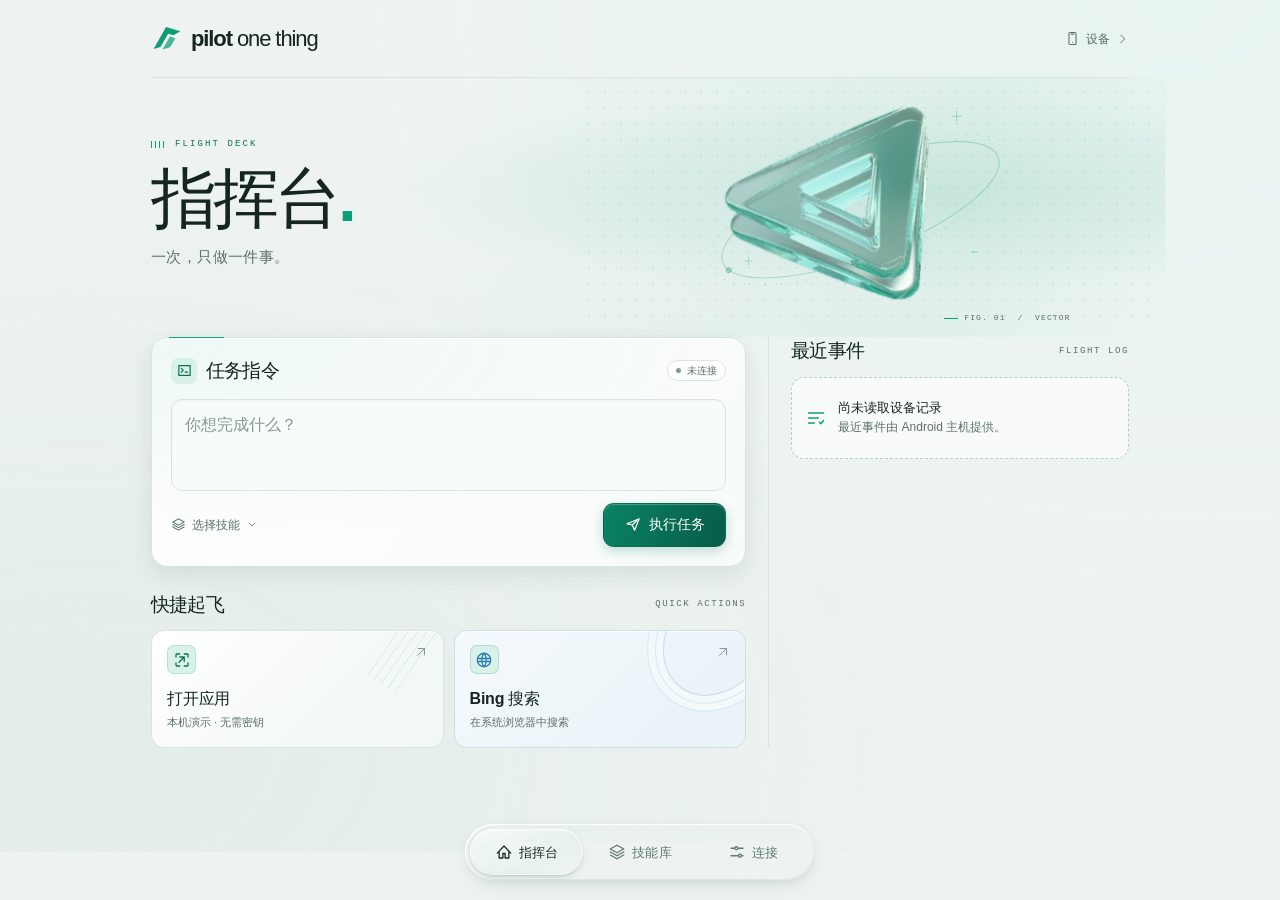
<file: v1.4/app/src/main/assets/ui/index.html>
<!doctype html>
<html lang="zh-CN"><head><meta charset="utf-8"><meta name="viewport" content="width=device-width, initial-scale=1, viewport-fit=cover"><meta name="theme-color" content="#eef3f1"><meta name="color-scheme" content="light"><meta http-equiv="Content-Security-Policy" content="default-src 'none'; img-src 'self' file: data:; style-src 'self' file: 'unsafe-inline'; script-src 'self' file:; font-src 'self' file:; connect-src 'none'; object-src 'none'; form-action 'none'; base-uri 'none'"><title>pilot one thing · 指挥台</title><link rel="stylesheet" href="ui.css"><link rel="stylesheet" href="arrival.css"><link rel="stylesheet" href="glass.css"><script defer src="pilot.js"></script><script defer src="optic.js"></script><script defer src="glass.js"></script><script defer src="arrival.js"></script></head>
<body><div id="arrival" aria-hidden="true"></div><a class="skip" href="#main">跳至主内容</a><div class="shell"><header class="topbar"><button type="button" id="brand" class="brand" aria-label="pilot one thing，返回指挥台"><svg class="brandmark" viewBox="0 0 37 37" fill="none" aria-hidden="true"><path d="M3 30 17.4 4.7 34 9.4l-8 4.7-6.2-1.8-8.9 15.4z" fill="currentColor"/><path d="m13.2 30.5 8.7-14.9 6.4 1.9-6.2 10.6z" fill="currentColor" opacity=".73"/></svg><span><strong>pilot</strong> one thing</span></button><button class="device-link" id="device-link" aria-label="打开设备与权限"><i data-icon="device"></i><span>设备</span><i data-icon="angle"></i></button></header>
<main id="main" tabindex="-1">
<section id="screen-deck" class="screen" aria-labelledby="deck-title"><div class="hero" id="hero"><div class="hero-art" aria-hidden="true"><svg class="orbit" viewBox="0 0 280 180" preserveAspectRatio="xMidYMid meet"><g fill="none" stroke="currentColor" stroke-width=".7" transform="rotate(-21 152 97)"><ellipse cx="152" cy="97" rx="112" ry="35"/><ellipse stroke-dasharray="1 7" cx="152" cy="97" rx="122" ry="40"/><circle fill="currentColor" cx="42" cy="104" r="2"/></g><path fill="none" stroke="currentColor" stroke-width=".8" d="M221 26h8m-4-4v8M64 136h6m-3-3v6M236 129h5"/></svg><div class="optic-object" id="optic-object"><img id="optic-poster" alt="" draggable="false" src="optic.webp"><canvas id="optic-canvas" aria-hidden="true" width="320" height="302"></canvas></div></div><div class="hero-copy"><p class="eyebrow"><b></b> FLIGHT DECK</p><h1 id="deck-title">指挥台<span>.</span></h1><p class="tagline">一次，只做一件事。</p></div><div class="figure-caption" aria-hidden="true"><span></span> FIG. 01 &nbsp;/&nbsp; VECTOR</div></div>
<div class="deck-layout"><div class="main-column"><section class="command" aria-labelledby="cmd-title"><div class="command-head"><div class="section-title"><span class="section-icon"><i data-icon="terminal"></i></span><h2 id="cmd-title">任务指令</h2></div><span class="badge" id="task-status">未连接</span></div><label class="sr" for="task">任务内容</label><textarea id="task" rows="2" maxlength="3600" placeholder="你想完成什么？"></textarea><div class="command-tools"><button class="skill-picker" id="choose-skill"><i data-icon="layers"></i><span id="skill-label">选择技能</span><i data-icon="chevron"></i></button><button class="primary fly" id="run"><i data-icon="flight"></i><span>执行任务</span></button></div></section>
<section class="shortcuts"><div class="section-head"><h2>快捷起飞</h2><span class="en-label">QUICK ACTIONS</span></div><div class="quick-grid"><button class="quick" id="demo"><span class="quick-line"><i class="quick-icon" data-icon="app"></i><i class="out" data-icon="upRight"></i></span><strong>打开应用</strong><span>本机演示 · 无需密钥</span></button><button class="quick blue" id="quick-bing"><span class="quick-line"><i class="quick-icon" data-icon="globe"></i><i class="out" data-icon="upRight"></i></span><strong>Bing 搜索</strong><span>在系统浏览器中搜索</span></button></div></section></div>
<div class="side-column"><section id="result-panel" class="result-panel" hidden><div class="section-head"><h2>本次反馈</h2><span class="head-actions"><button class="text-action" id="copy-result">复制</button><button class="text-action" id="dismiss-result">收起</button></span></div><p id="result-text" class="result-text" dir="auto"></p></section><section class="events"><div class="section-head"><h2>最近事件</h2><button class="text-action" id="clear-history" hidden>清除记录</button><span class="en-label" id="history-label">FLIGHT LOG</span></div><div id="history-list"></div></section></div></div></section>
<section id="screen-skills" class="screen" hidden aria-labelledby="skills-title"><div class="page-intro"><p class="eyebrow"><b></b> SKILL LIBRARY</p><h1 id="skills-title">技能库<span>.</span></h1><p>为当前任务，选一种工作方式。</p></div><div class="search-bar"><i data-icon="search"></i><label class="sr" for="skill-search">搜索技能名称、分类或描述</label><input type="search" id="skill-search" placeholder="搜索技能" autocomplete="off"></div><div class="chips" id="categories" aria-label="技能分类"></div><div class="section-head"><h2 id="skills-count">全部技能</h2><button id="import" class="ghost compact"><i data-icon="import"></i>导入技能</button></div><div class="skills-grid" id="skills-list"></div></section>
<section id="screen-links" class="screen" hidden aria-labelledby="links-title"><div class="page-intro"><p class="eyebrow"><b></b> CONNECTIONS</p><h1 id="links-title">连接<span>.</span></h1><p>配置模型，以及它获取资料的方式。</p></div><div class="switch-tabs" aria-label="连接类型"><button id="model-tab" aria-pressed="true"><i data-icon="cpu"></i>模型服务</button><button id="search-tab" aria-pressed="false"><i data-icon="globe"></i>搜索服务</button></div>
<form id="settings-form" novalidate autocomplete="off"><section class="form-panel" id="model-panel"><div class="form-title"><span class="section-icon"><i data-icon="cpu"></i></span><h2>模型配置</h2><span class="en-label">MODEL</span></div><div class="fields"><label>服务提供方<select id="provider" name="provider"></select></label><label>请求地址 <small>Endpoint</small><input id="endpoint" type="url" spellcheck="false" placeholder="https://…/chat/completions"></label><label>模型名称 <small>Model ID</small><input id="model" spellcheck="false" placeholder="输入服务方提供的模型名称"></label><label>API 密钥 <span class="key-status" id="key-state"></span><input id="key" type="password" autocomplete="new-password" spellcheck="false" placeholder="输入密钥"></label><button class="remove-key" id="clearKey" type="button" hidden>删除已保存的模型密钥</button><details><summary>生成参数 <span>可选</span></summary><div class="parameters"><label>温度 <small>Temperature</small><input id="temperature" type="number" min="0" max="2" step="any" inputmode="decimal"></label><label>采样 <small>Top P</small><input id="topP" type="number" min="0.00000001" max="1" step="any" inputmode="decimal"></label></div><label>输出上限 <small>Max tokens</small><input id="maxTokens" type="number" min="1" max="32768" step="1" inputmode="numeric"></label><label>系统提示词 <small>System prompt</small><textarea id="systemPrompt" rows="3" placeholder="可选：告诉模型如何回答"></textarea></label></details></div></section>
<section class="form-panel" id="search-panel" hidden><div class="form-title"><span class="section-icon"><i data-icon="globe"></i></span><h2>搜索配置</h2><span class="en-label">SEARCH</span></div><div class="fields"><label>搜索提供方<select id="searchProvider"></select></label><p class="field-note" id="bing-note">Bing 将在系统浏览器中打开，无需 API 密钥；获取搜索结果需要联网。</p><div class="fields" id="api-search"><label>请求地址 <small>Endpoint</small><input id="searchEndpoint" type="url" spellcheck="false" placeholder="https://…"></label><label>搜索密钥 <span class="key-status" id="searchKey-state"></span><input id="searchKey" type="password" autocomplete="new-password" spellcheck="false" placeholder="输入搜索 API 密钥"></label><button class="remove-key" id="clearSearchKey" type="button" hidden>删除已保存的搜索密钥</button><details id="advanced-search"><summary>自定义请求与结果映射</summary><label>请求方法<select id="searchMethod"><option>GET</option><option>POST</option></select></label><label>查询参数名<input id="searchParam" spellcheck="false" placeholder="q"></label><label>鉴权请求头<input id="searchHeader" spellcheck="false" placeholder="Authorization"></label><label>鉴权前缀<input id="searchAuthPrefix" spellcheck="false" placeholder="Bearer"></label><label>结果数组路径<input id="searchResultsPath" spellcheck="false" placeholder="results"></label><div class="parameters"><label>标题字段<input id="searchTitleField" spellcheck="false" placeholder="title"></label><label>链接字段<input id="searchUrlField" spellcheck="false" placeholder="url"></label></div><label>摘要字段<input id="searchSnippetField" spellcheck="false" placeholder="snippet"></label></details></div></div></section>
<div class="form-foot"><p class="field-note" id="config-note">仅在保存后应用更改。测试使用已保存的配置。</p><div class="form-actions"><button type="button" class="ghost" id="test"><i data-icon="pulse"></i><span>测试连接</span></button><button type="submit" class="primary" id="save"><i data-icon="check"></i>保存配置</button></div></div></form></section>
<section id="screen-device" class="screen" hidden aria-labelledby="device-title"><div class="page-intro"><p class="eyebrow"><b></b> DEVICE CONTROL</p><h1 id="device-title">设备<span>.</span></h1><p>由你选择应用，也由你决定授权。</p></div><div class="section-head"><h2>目标与权限</h2><span class="en-label">HANDOFF</span></div><div class="device-rows"><button class="device-row" id="target"><i data-icon="app"></i><span><strong>目标应用</strong><small id="target-label">未获取设备状态</small></span><i data-icon="angle"></i></button><button class="device-row" id="access"><i data-icon="hand"></i><span><strong>无障碍服务</strong><small id="access-label">未获取设备状态</small></span><i data-icon="angle"></i></button><button class="device-row" id="overlay"><i data-icon="overlay"></i><span><strong>悬浮窗权限</strong><small id="overlay-label">未获取设备状态</small></span><i data-icon="angle"></i></button></div><p class="field-note block-note">操作目标应用时，在设备上确认步骤。可在系统设置中收回权限。</p><div class="section-head"><h2>界面偏好</h2></div><div class="device-rows"><button class="device-row" id="motion-toggle" role="switch" aria-checked="false"><i data-icon="wave"></i><span><strong>减少动态效果</strong><small id="motion-label">保留静态光学图形</small></span><b class="toggle" aria-hidden="true"></b></button></div></section>
</main></div>
<nav class="tabbar" aria-label="主导航"><div class="nav-inner"><canvas id="dock-optics" aria-hidden="true"></canvas><span id="dock-lens" aria-hidden="true"></span><button data-page="deck" aria-current="page"><i data-icon="deck"></i><span>指挥台</span></button><button data-page="skills"><i data-icon="layers"></i><span>技能库</span></button><button data-page="links"><i data-icon="sliders"></i><span>连接</span></button></div></nav>
<div id="toast" role="status" aria-live="polite" aria-atomic="true" hidden></div><div id="sheet-backdrop" class="backdrop" hidden><section class="sheet" role="dialog" aria-modal="true" aria-labelledby="sheet-title"><div class="sheet-grip"></div><header><p class="eyebrow" id="sheet-kicker">QUICK ACTION</p><button id="sheet-close" class="icon-btn" aria-label="关闭"><i data-icon="x"></i></button></header><h2 id="sheet-title"></h2><p id="sheet-note" class="sheet-note"></p><label class="sr" id="query-label" for="sheet-query">搜索关键词</label><input type="search" id="sheet-query" placeholder="输入搜索关键词" maxlength="600" autocomplete="off"><div id="sheet-detail" hidden></div><p class="sheet-response" id="sheet-response" role="status" hidden></p><button id="sheet-submit" class="primary"></button></section></div>
<svg id="glass-filter-defs" width="0" height="0" aria-hidden="true" focusable="false" style="position:absolute;pointer-events:none"><defs><filter id="glass-refract" x="0%" y="0%" width="100%" height="100%" color-interpolation-filters="sRGB"><feImage href="[data-uri]" preserveAspectRatio="none" x="0%" y="0%" width="100%" height="100%" result="rmap" xlink:href="[data-uri]"/><feDisplacementMap in="SourceGraphic" in2="rmap" scale="20" xChannelSelector="R" yChannelSelector="G"/></filter></defs></svg>
</body></html>
</file>
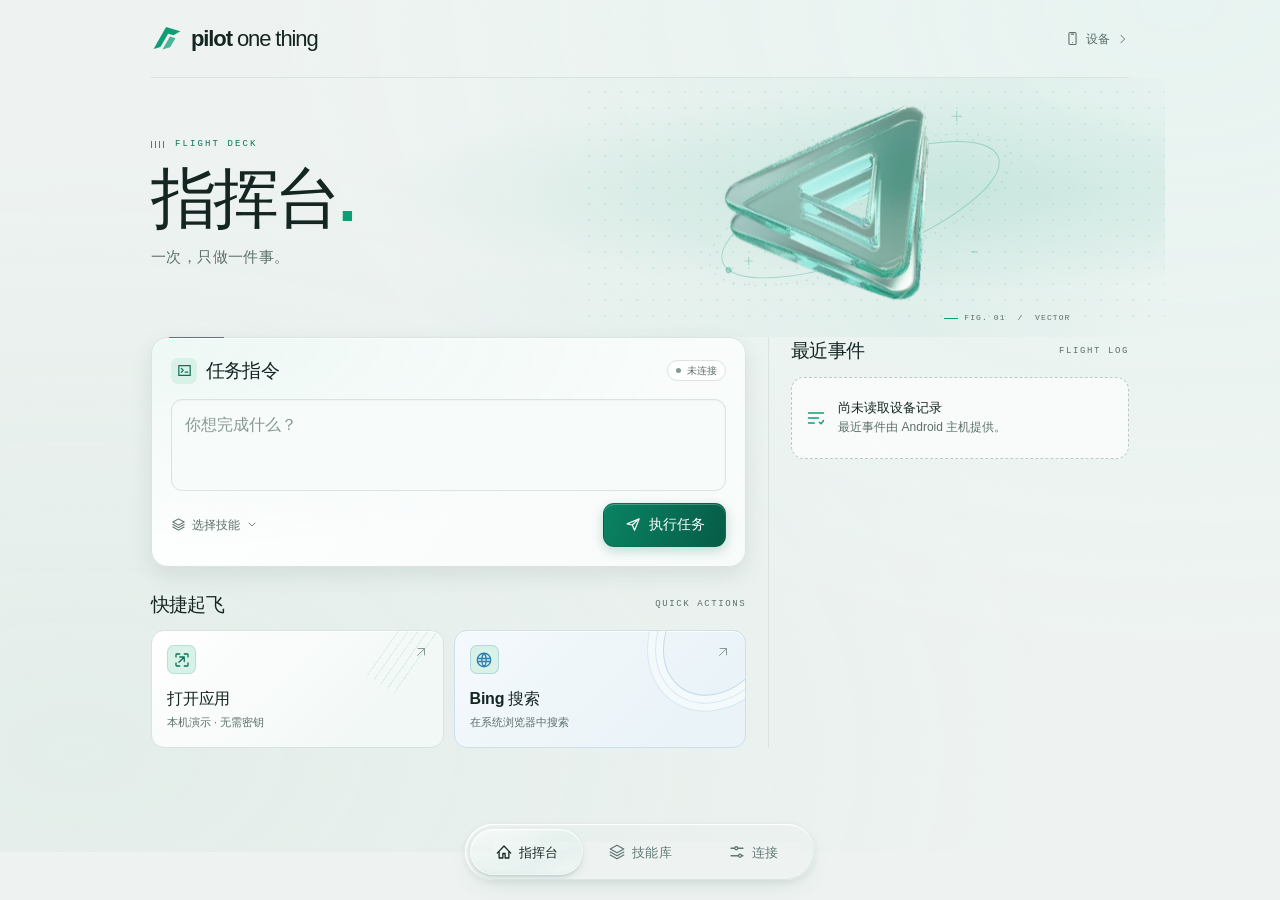
<file: v1.8/app/src/main/assets/ui/index.html>
<!doctype html>
<html lang="zh-CN"><head><meta charset="utf-8"><meta name="viewport" content="width=device-width, initial-scale=1, viewport-fit=cover"><meta name="theme-color" content="#eef3f1"><meta name="color-scheme" content="light"><meta http-equiv="Content-Security-Policy" content="default-src 'none'; img-src 'self' file: data:; style-src 'self' file: 'unsafe-inline'; script-src 'self' file:; font-src 'self' file:; connect-src 'none'; object-src 'none'; form-action 'none'; base-uri 'none'"><title>pilot one thing · 指挥台</title><link rel="stylesheet" href="ui.css"><link rel="stylesheet" href="arrival.css"><link rel="stylesheet" href="glass.css"><script defer src="pilot.js"></script><script defer src="optic.js"></script><script defer src="glass.js"></script><script defer src="arrival.js"></script></head>
<body><div id="arrival" aria-hidden="true"></div><a class="skip" href="#main">跳至主内容</a><div class="shell"><header class="topbar"><button type="button" id="brand" class="brand" aria-label="pilot one thing，返回指挥台"><svg class="brandmark" viewBox="0 0 37 37" fill="none" aria-hidden="true"><path d="M3 30 17.4 4.7 34 9.4l-8 4.7-6.2-1.8-8.9 15.4z" fill="currentColor"/><path d="m13.2 30.5 8.7-14.9 6.4 1.9-6.2 10.6z" fill="currentColor" opacity=".73"/></svg><span><strong>pilot</strong> one thing</span></button><button class="device-link" id="device-link" aria-label="打开设备与权限"><i data-icon="device"></i><span>设备</span><i data-icon="angle"></i></button></header>
<main id="main" tabindex="-1">
<section id="screen-deck" class="screen" aria-labelledby="deck-title"><div class="hero" id="hero"><div class="hero-art" aria-hidden="true"><svg class="orbit" viewBox="0 0 280 180" preserveAspectRatio="xMidYMid meet"><g fill="none" stroke="currentColor" stroke-width=".7" transform="rotate(-21 152 97)"><ellipse cx="152" cy="97" rx="112" ry="35"/><ellipse stroke-dasharray="1 7" cx="152" cy="97" rx="122" ry="40"/><circle fill="currentColor" cx="42" cy="104" r="2"/></g><path fill="none" stroke="currentColor" stroke-width=".8" d="M221 26h8m-4-4v8M64 136h6m-3-3v6M236 129h5"/></svg><div class="optic-object" id="optic-object"><img id="optic-poster" alt="" draggable="false" src="optic.webp"><canvas id="optic-canvas" aria-hidden="true" width="320" height="302"></canvas></div></div><div class="hero-copy"><p class="eyebrow"><b></b> FLIGHT DECK</p><h1 id="deck-title">指挥台<span>.</span></h1><p class="tagline">一次，只做一件事。</p></div><div class="figure-caption" aria-hidden="true"><span></span> FIG. 01 &nbsp;/&nbsp; VECTOR</div></div>
<div class="deck-layout"><div class="main-column"><section class="command" aria-labelledby="cmd-title"><div class="command-head"><div class="section-title"><span class="section-icon"><i data-icon="terminal"></i></span><h2 id="cmd-title">任务指令</h2></div><span class="badge" id="task-status">未连接</span></div><label class="sr" for="task">任务内容</label><textarea id="task" rows="2" maxlength="3600" placeholder="你想完成什么？"></textarea><div class="command-tools"><button class="skill-picker" id="choose-skill"><i data-icon="layers"></i><span id="skill-label">选择技能</span><i data-icon="chevron"></i></button><button class="primary fly" id="run"><i data-icon="flight"></i><span>执行任务</span></button></div></section>
<section class="shortcuts"><div class="section-head"><h2>快捷起飞</h2><span class="en-label">QUICK ACTIONS</span></div><div class="quick-grid"><button class="quick" id="demo"><span class="quick-line"><i class="quick-icon" data-icon="app"></i><i class="out" data-icon="upRight"></i></span><strong>打开应用</strong><span>本机演示 · 无需密钥</span></button><button class="quick blue" id="quick-bing"><span class="quick-line"><i class="quick-icon" data-icon="globe"></i><i class="out" data-icon="upRight"></i></span><strong>Bing 搜索</strong><span>在系统浏览器中搜索</span></button></div></section></div>
<div class="side-column"><section id="result-panel" class="result-panel" hidden><div class="section-head"><h2>本次反馈</h2><span class="head-actions"><button class="text-action" id="copy-result">复制</button><button class="text-action" id="dismiss-result">收起</button></span></div><p id="result-text" class="result-text" dir="auto"></p></section><section class="events"><div class="section-head"><h2>最近事件</h2><button class="text-action" id="clear-history" hidden>清除记录</button><span class="en-label" id="history-label">FLIGHT LOG</span></div><div id="history-list"></div></section></div></div></section>
<section id="screen-skills" class="screen" hidden aria-labelledby="skills-title"><div class="page-intro"><p class="eyebrow"><b></b> SKILL LIBRARY</p><h1 id="skills-title">技能库<span>.</span></h1><p>为当前任务，选一种工作方式。</p></div><div class="search-bar"><i data-icon="search"></i><label class="sr" for="skill-search">搜索技能名称、分类或描述</label><input type="search" id="skill-search" placeholder="搜索技能" autocomplete="off"></div><div class="chips" id="categories" aria-label="技能分类"></div><div class="section-head"><h2 id="skills-count">全部技能</h2><button id="import" class="ghost compact"><i data-icon="import"></i>导入技能</button></div><div class="skills-grid" id="skills-list"></div></section>
<section id="screen-links" class="screen" hidden aria-labelledby="links-title"><div class="page-intro"><p class="eyebrow"><b></b> CONNECTIONS</p><h1 id="links-title">连接<span>.</span></h1><p>配置模型，以及它获取资料的方式。</p></div><div class="switch-tabs" aria-label="连接类型"><button id="model-tab" aria-pressed="true"><i data-icon="cpu"></i>模型服务</button><button id="search-tab" aria-pressed="false"><i data-icon="globe"></i>搜索服务</button></div>
<form id="settings-form" novalidate autocomplete="off"><section class="form-panel" id="model-panel"><div class="form-title"><span class="section-icon"><i data-icon="cpu"></i></span><h2>模型配置</h2><span class="en-label">MODEL</span></div><div class="fields"><label>服务提供方<select id="provider" name="provider"></select></label><label>请求地址 <small>Endpoint</small><input id="endpoint" type="url" spellcheck="false" placeholder="https://…/chat/completions"></label><label>模型名称 <small>Model ID</small><input id="model" spellcheck="false" placeholder="输入服务方提供的模型名称"></label><label>API 密钥 <span class="key-status" id="key-state"></span><input id="key" type="password" autocomplete="new-password" spellcheck="false" placeholder="输入密钥"></label><button class="remove-key" id="clearKey" type="button" hidden>删除已保存的模型密钥</button><details><summary>生成参数 <span>可选</span></summary><div class="parameters"><label>温度 <small>Temperature</small><input id="temperature" type="number" min="0" max="2" step="any" inputmode="decimal"></label><label>采样 <small>Top P</small><input id="topP" type="number" min="0.00000001" max="1" step="any" inputmode="decimal"></label></div><label>输出上限 <small>Max tokens</small><input id="maxTokens" type="number" min="1" max="32768" step="1" inputmode="numeric"></label><label>系统提示词 <small>System prompt</small><textarea id="systemPrompt" rows="3" placeholder="可选：告诉模型如何回答"></textarea></label></details></div></section>
<section class="form-panel" id="search-panel" hidden><div class="form-title"><span class="section-icon"><i data-icon="globe"></i></span><h2>搜索配置</h2><span class="en-label">SEARCH</span></div><div class="fields"><label>搜索提供方<select id="searchProvider"></select></label><p class="field-note" id="bing-note">Bing 将在系统浏览器中打开，无需 API 密钥；获取搜索结果需要联网。</p><div class="fields" id="api-search"><label>请求地址 <small>Endpoint</small><input id="searchEndpoint" type="url" spellcheck="false" placeholder="https://…"></label><label>搜索密钥 <span class="key-status" id="searchKey-state"></span><input id="searchKey" type="password" autocomplete="new-password" spellcheck="false" placeholder="输入搜索 API 密钥"></label><button class="remove-key" id="clearSearchKey" type="button" hidden>删除已保存的搜索密钥</button><details id="advanced-search"><summary>自定义请求与结果映射</summary><label>请求方法<select id="searchMethod"><option>GET</option><option>POST</option></select></label><label>查询参数名<input id="searchParam" spellcheck="false" placeholder="q"></label><label>鉴权请求头<input id="searchHeader" spellcheck="false" placeholder="Authorization"></label><label>鉴权前缀<input id="searchAuthPrefix" spellcheck="false" placeholder="Bearer"></label><label>结果数组路径<input id="searchResultsPath" spellcheck="false" placeholder="results"></label><div class="parameters"><label>标题字段<input id="searchTitleField" spellcheck="false" placeholder="title"></label><label>链接字段<input id="searchUrlField" spellcheck="false" placeholder="url"></label></div><label>摘要字段<input id="searchSnippetField" spellcheck="false" placeholder="snippet"></label></details></div></div></section>
<div class="form-foot"><p class="field-note" id="config-note">仅在保存后应用更改。测试使用已保存的配置。</p><div class="form-actions"><button type="button" class="ghost" id="test"><i data-icon="pulse"></i><span>测试连接</span></button><button type="submit" class="primary" id="save"><i data-icon="check"></i>保存配置</button></div></div></form></section>
<section id="screen-device" class="screen" hidden aria-labelledby="device-title"><div class="page-intro"><p class="eyebrow"><b></b> DEVICE CONTROL</p><h1 id="device-title">设备<span>.</span></h1><p>由你选择应用，也由你决定授权。</p></div><div class="section-head"><h2>目标与权限</h2><span class="en-label">HANDOFF</span></div><div class="device-rows"><button class="device-row" id="target"><i data-icon="app"></i><span><strong>目标应用</strong><small id="target-label">未获取设备状态</small></span><i data-icon="angle"></i></button><button class="device-row" id="access"><i data-icon="hand"></i><span><strong>无障碍服务</strong><small id="access-label">未获取设备状态</small></span><i data-icon="angle"></i></button><button class="device-row" id="overlay"><i data-icon="overlay"></i><span><strong>悬浮窗权限</strong><small id="overlay-label">未获取设备状态</small></span><i data-icon="angle"></i></button></div><p class="field-note block-note">操作目标应用时，在设备上确认步骤。可在系统设置中收回权限。</p><div class="section-head"><h2>界面偏好</h2></div><div class="device-rows"><button class="device-row" id="motion-toggle" role="switch" aria-checked="false"><i data-icon="wave"></i><span><strong>减少动态效果</strong><small id="motion-label">保留静态光学图形</small></span><b class="toggle" aria-hidden="true"></b></button></div></section>
</main></div>
<nav class="tabbar" aria-label="主导航"><div class="nav-inner"><canvas id="dock-optics" aria-hidden="true"></canvas><span id="dock-lens" aria-hidden="true"></span><button data-page="deck" aria-current="page"><i data-icon="deck"></i><span>指挥台</span></button><button data-page="skills"><i data-icon="layers"></i><span>技能库</span></button><button data-page="links"><i data-icon="sliders"></i><span>连接</span></button></div></nav>
<div id="toast" role="status" aria-live="polite" aria-atomic="true" hidden></div><div id="sheet-backdrop" class="backdrop" hidden><section class="sheet" role="dialog" aria-modal="true" aria-labelledby="sheet-title"><div class="sheet-grip"></div><header><p class="eyebrow" id="sheet-kicker">QUICK ACTION</p><button id="sheet-close" class="icon-btn" aria-label="关闭"><i data-icon="x"></i></button></header><h2 id="sheet-title"></h2><p id="sheet-note" class="sheet-note"></p><label class="sr" id="query-label" for="sheet-query">搜索关键词</label><input type="search" id="sheet-query" placeholder="输入搜索关键词" maxlength="600" autocomplete="off"><div id="sheet-detail" hidden></div><p class="sheet-response" id="sheet-response" role="status" hidden></p><button id="sheet-submit" class="primary"></button></section></div>
<svg id="glass-filter-defs" width="0" height="0" aria-hidden="true" focusable="false" style="position:absolute;pointer-events:none"><defs><filter id="glass-refract" x="0%" y="0%" width="100%" height="100%" color-interpolation-filters="sRGB"><feImage href="[data-uri]" preserveAspectRatio="none" x="0%" y="0%" width="100%" height="100%" result="rmap" xlink:href="[data-uri]"/><feDisplacementMap in="SourceGraphic" in2="rmap" scale="30" xChannelSelector="R" yChannelSelector="G"/></filter></defs></svg>
</body></html>
</file>
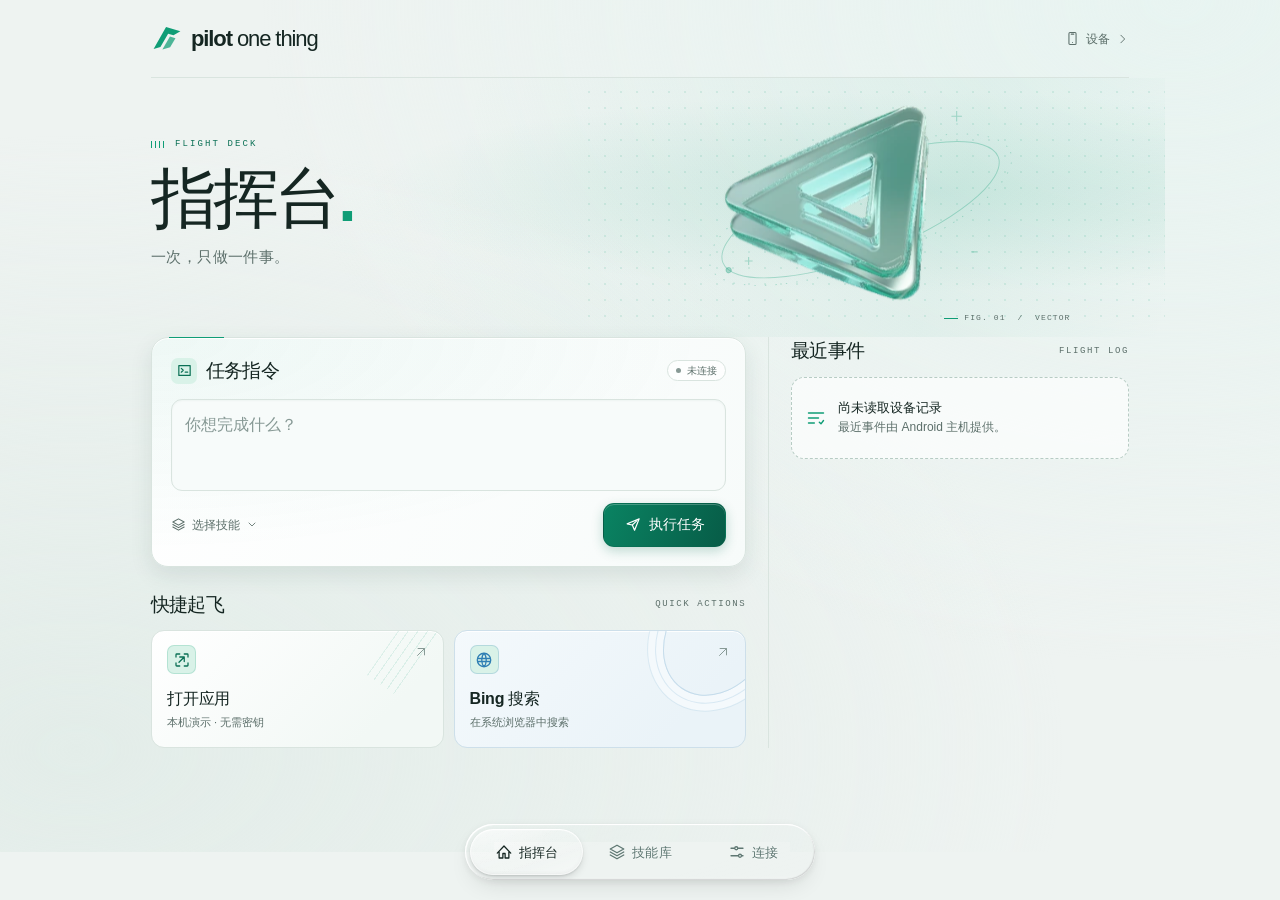
<file: v1.9/app/src/main/assets/ui/index.html>
<!doctype html>
<html lang="zh-CN"><head><meta charset="utf-8"><meta name="viewport" content="width=device-width, initial-scale=1, viewport-fit=cover"><meta name="theme-color" content="#eef3f1"><meta name="color-scheme" content="light"><meta http-equiv="Content-Security-Policy" content="default-src 'none'; img-src 'self' file: data:; style-src 'self' file: 'unsafe-inline'; script-src 'self' file:; font-src 'self' file:; connect-src 'none'; object-src 'none'; form-action 'none'; base-uri 'none'"><title>pilot one thing · 指挥台</title><link rel="stylesheet" href="ui.css"><link rel="stylesheet" href="arrival.css"><link rel="stylesheet" href="glass.css"><script defer src="pilot.js"></script><script defer src="optic.js"></script><script defer src="glass.js"></script><script defer src="arrival.js"></script></head>
<body><div id="arrival" aria-hidden="true"></div><a class="skip" href="#main">跳至主内容</a><div class="shell"><header class="topbar"><button type="button" id="brand" class="brand" aria-label="pilot one thing，返回指挥台"><svg class="brandmark" viewBox="0 0 37 37" fill="none" aria-hidden="true"><path d="M3 30 17.4 4.7 34 9.4l-8 4.7-6.2-1.8-8.9 15.4z" fill="currentColor"/><path d="m13.2 30.5 8.7-14.9 6.4 1.9-6.2 10.6z" fill="currentColor" opacity=".73"/></svg><span><strong>pilot</strong> one thing</span></button><button class="device-link" id="device-link" aria-label="打开设备与权限"><i data-icon="device"></i><span>设备</span><i data-icon="angle"></i></button></header>
<main id="main" tabindex="-1">
<section id="screen-deck" class="screen" aria-labelledby="deck-title"><div class="hero" id="hero"><div class="hero-art" aria-hidden="true"><svg class="orbit" viewBox="0 0 280 180" preserveAspectRatio="xMidYMid meet"><g fill="none" stroke="currentColor" stroke-width=".7" transform="rotate(-21 152 97)"><ellipse cx="152" cy="97" rx="112" ry="35"/><ellipse stroke-dasharray="1 7" cx="152" cy="97" rx="122" ry="40"/><circle fill="currentColor" cx="42" cy="104" r="2"/></g><path fill="none" stroke="currentColor" stroke-width=".8" d="M221 26h8m-4-4v8M64 136h6m-3-3v6M236 129h5"/></svg><div class="optic-object" id="optic-object"><img id="optic-poster" alt="" draggable="false" src="optic.webp"><canvas id="optic-canvas" aria-hidden="true" width="320" height="302"></canvas></div></div><div class="hero-copy"><p class="eyebrow"><b></b> FLIGHT DECK</p><h1 id="deck-title">指挥台<span>.</span></h1><p class="tagline">一次，只做一件事。</p></div><div class="figure-caption" aria-hidden="true"><span></span> FIG. 01 &nbsp;/&nbsp; VECTOR</div></div>
<div class="deck-layout"><div class="main-column"><section class="command" aria-labelledby="cmd-title"><div class="command-head"><div class="section-title"><span class="section-icon"><i data-icon="terminal"></i></span><h2 id="cmd-title">任务指令</h2></div><span class="badge" id="task-status">未连接</span></div><label class="sr" for="task">任务内容</label><textarea id="task" rows="2" maxlength="3600" placeholder="你想完成什么？"></textarea><div class="command-tools"><button class="skill-picker" id="choose-skill"><i data-icon="layers"></i><span id="skill-label">选择技能</span><i data-icon="chevron"></i></button><button class="primary fly" id="run"><i data-icon="flight"></i><span>执行任务</span></button></div></section>
<section class="shortcuts"><div class="section-head"><h2>快捷起飞</h2><span class="en-label">QUICK ACTIONS</span></div><div class="quick-grid"><button class="quick" id="demo"><span class="quick-line"><i class="quick-icon" data-icon="app"></i><i class="out" data-icon="upRight"></i></span><strong>打开应用</strong><span>本机演示 · 无需密钥</span></button><button class="quick blue" id="quick-bing"><span class="quick-line"><i class="quick-icon" data-icon="globe"></i><i class="out" data-icon="upRight"></i></span><strong>Bing 搜索</strong><span>在系统浏览器中搜索</span></button></div></section></div>
<div class="side-column"><section id="result-panel" class="result-panel" hidden><div class="section-head"><h2>本次反馈</h2><span class="head-actions"><button class="text-action" id="copy-result">复制</button><button class="text-action" id="dismiss-result">收起</button></span></div><p id="result-text" class="result-text" dir="auto"></p></section><section class="events"><div class="section-head"><h2>最近事件</h2><button class="text-action" id="clear-history" hidden>清除记录</button><span class="en-label" id="history-label">FLIGHT LOG</span></div><div id="history-list"></div></section></div></div></section>
<section id="screen-skills" class="screen" hidden aria-labelledby="skills-title"><div class="page-intro"><p class="eyebrow"><b></b> SKILL LIBRARY</p><h1 id="skills-title">技能库<span>.</span></h1><p>为当前任务，选一种工作方式。</p></div><div class="search-bar"><i data-icon="search"></i><label class="sr" for="skill-search">搜索技能名称、分类或描述</label><input type="search" id="skill-search" placeholder="搜索技能" autocomplete="off"></div><div class="chips" id="categories" aria-label="技能分类"></div><div class="section-head"><h2 id="skills-count">全部技能</h2><button id="import" class="ghost compact"><i data-icon="import"></i>导入技能</button></div><div class="skills-grid" id="skills-list"></div></section>
<section id="screen-links" class="screen" hidden aria-labelledby="links-title"><div class="page-intro"><p class="eyebrow"><b></b> CONNECTIONS</p><h1 id="links-title">连接<span>.</span></h1><p>配置模型，以及它获取资料的方式。</p></div><div class="switch-tabs" aria-label="连接类型"><button id="model-tab" aria-pressed="true"><i data-icon="cpu"></i>模型服务</button><button id="search-tab" aria-pressed="false"><i data-icon="globe"></i>搜索服务</button></div>
<form id="settings-form" novalidate autocomplete="off"><section class="form-panel" id="model-panel"><div class="form-title"><span class="section-icon"><i data-icon="cpu"></i></span><h2>模型配置</h2><span class="en-label">MODEL</span></div><div class="fields"><label>服务提供方<select id="provider" name="provider"></select></label><label>请求地址 <small>Endpoint</small><input id="endpoint" type="url" spellcheck="false" placeholder="https://…/chat/completions"></label><label>模型名称 <small>Model ID</small><input id="model" spellcheck="false" placeholder="输入服务方提供的模型名称"></label><label>API 密钥 <span class="key-status" id="key-state"></span><input id="key" type="password" autocomplete="new-password" spellcheck="false" placeholder="输入密钥"></label><button class="remove-key" id="clearKey" type="button" hidden>删除已保存的模型密钥</button><details><summary>生成参数 <span>可选</span></summary><div class="parameters"><label>温度 <small>Temperature</small><input id="temperature" type="number" min="0" max="2" step="any" inputmode="decimal"></label><label>采样 <small>Top P</small><input id="topP" type="number" min="0.00000001" max="1" step="any" inputmode="decimal"></label></div><label>输出上限 <small>Max tokens</small><input id="maxTokens" type="number" min="1" max="32768" step="1" inputmode="numeric"></label><label>系统提示词 <small>System prompt</small><textarea id="systemPrompt" rows="3" placeholder="可选：告诉模型如何回答"></textarea></label></details></div></section>
<section class="form-panel" id="search-panel" hidden><div class="form-title"><span class="section-icon"><i data-icon="globe"></i></span><h2>搜索配置</h2><span class="en-label">SEARCH</span></div><div class="fields"><label>搜索提供方<select id="searchProvider"></select></label><p class="field-note" id="bing-note">Bing 将在系统浏览器中打开，无需 API 密钥；获取搜索结果需要联网。</p><div class="fields" id="api-search"><label>请求地址 <small>Endpoint</small><input id="searchEndpoint" type="url" spellcheck="false" placeholder="https://…"></label><label>搜索密钥 <span class="key-status" id="searchKey-state"></span><input id="searchKey" type="password" autocomplete="new-password" spellcheck="false" placeholder="输入搜索 API 密钥"></label><button class="remove-key" id="clearSearchKey" type="button" hidden>删除已保存的搜索密钥</button><details id="advanced-search"><summary>自定义请求与结果映射</summary><label>请求方法<select id="searchMethod"><option>GET</option><option>POST</option></select></label><label>查询参数名<input id="searchParam" spellcheck="false" placeholder="q"></label><label>鉴权请求头<input id="searchHeader" spellcheck="false" placeholder="Authorization"></label><label>鉴权前缀<input id="searchAuthPrefix" spellcheck="false" placeholder="Bearer"></label><label>结果数组路径<input id="searchResultsPath" spellcheck="false" placeholder="results"></label><div class="parameters"><label>标题字段<input id="searchTitleField" spellcheck="false" placeholder="title"></label><label>链接字段<input id="searchUrlField" spellcheck="false" placeholder="url"></label></div><label>摘要字段<input id="searchSnippetField" spellcheck="false" placeholder="snippet"></label></details></div></div></section>
<div class="form-foot"><p class="field-note" id="config-note">仅在保存后应用更改。测试使用已保存的配置。</p><div class="form-actions"><button type="button" class="ghost" id="test"><i data-icon="pulse"></i><span>测试连接</span></button><button type="submit" class="primary" id="save"><i data-icon="check"></i>保存配置</button></div></div></form></section>
<section id="screen-device" class="screen" hidden aria-labelledby="device-title"><div class="page-intro"><p class="eyebrow"><b></b> DEVICE CONTROL</p><h1 id="device-title">设备<span>.</span></h1><p>由你选择应用，也由你决定授权。</p></div><div class="section-head"><h2>目标与权限</h2><span class="en-label">HANDOFF</span></div><div class="device-rows"><button class="device-row" id="target"><i data-icon="app"></i><span><strong>目标应用</strong><small id="target-label">未获取设备状态</small></span><i data-icon="angle"></i></button><button class="device-row" id="access"><i data-icon="hand"></i><span><strong>无障碍服务</strong><small id="access-label">未获取设备状态</small></span><i data-icon="angle"></i></button><button class="device-row" id="overlay"><i data-icon="overlay"></i><span><strong>悬浮窗权限</strong><small id="overlay-label">未获取设备状态</small></span><i data-icon="angle"></i></button></div><p class="field-note block-note">操作目标应用时，在设备上确认步骤。可在系统设置中收回权限。</p><div class="section-head"><h2>界面偏好</h2></div><div class="device-rows"><button class="device-row" id="motion-toggle" role="switch" aria-checked="false"><i data-icon="wave"></i><span><strong>减少动态效果</strong><small id="motion-label">保留静态光学图形</small></span><b class="toggle" aria-hidden="true"></b></button></div></section>
</main></div>
<nav class="tabbar" aria-label="主导航"><div class="nav-inner"><canvas id="dock-optics" aria-hidden="true"></canvas><span id="dock-lens" aria-hidden="true"></span><button data-page="deck" aria-current="page"><i data-icon="deck"></i><span>指挥台</span></button><button data-page="skills"><i data-icon="layers"></i><span>技能库</span></button><button data-page="links"><i data-icon="sliders"></i><span>连接</span></button></div></nav>
<div id="toast" role="status" aria-live="polite" aria-atomic="true" hidden></div><div id="sheet-backdrop" class="backdrop" hidden><section class="sheet" role="dialog" aria-modal="true" aria-labelledby="sheet-title"><div class="sheet-grip"></div><header><p class="eyebrow" id="sheet-kicker">QUICK ACTION</p><button id="sheet-close" class="icon-btn" aria-label="关闭"><i data-icon="x"></i></button></header><h2 id="sheet-title"></h2><p id="sheet-note" class="sheet-note"></p><label class="sr" id="query-label" for="sheet-query">搜索关键词</label><input type="search" id="sheet-query" placeholder="输入搜索关键词" maxlength="600" autocomplete="off"><div id="sheet-detail" hidden></div><p class="sheet-response" id="sheet-response" role="status" hidden></p><button id="sheet-submit" class="primary"></button></section></div>
<svg id="glass-filter-defs" width="0" height="0" aria-hidden="true" focusable="false" style="position:absolute;pointer-events:none"><defs><filter id="glass-refract" x="0%" y="0%" width="100%" height="100%" color-interpolation-filters="sRGB"><feImage href="[data-uri]" preserveAspectRatio="none" x="0%" y="0%" width="100%" height="100%" result="rmap" xlink:href="[data-uri]"/><feDisplacementMap in="SourceGraphic" in2="rmap" scale="50" xChannelSelector="R" yChannelSelector="G"/></filter></defs></svg>
</body></html>
</file>
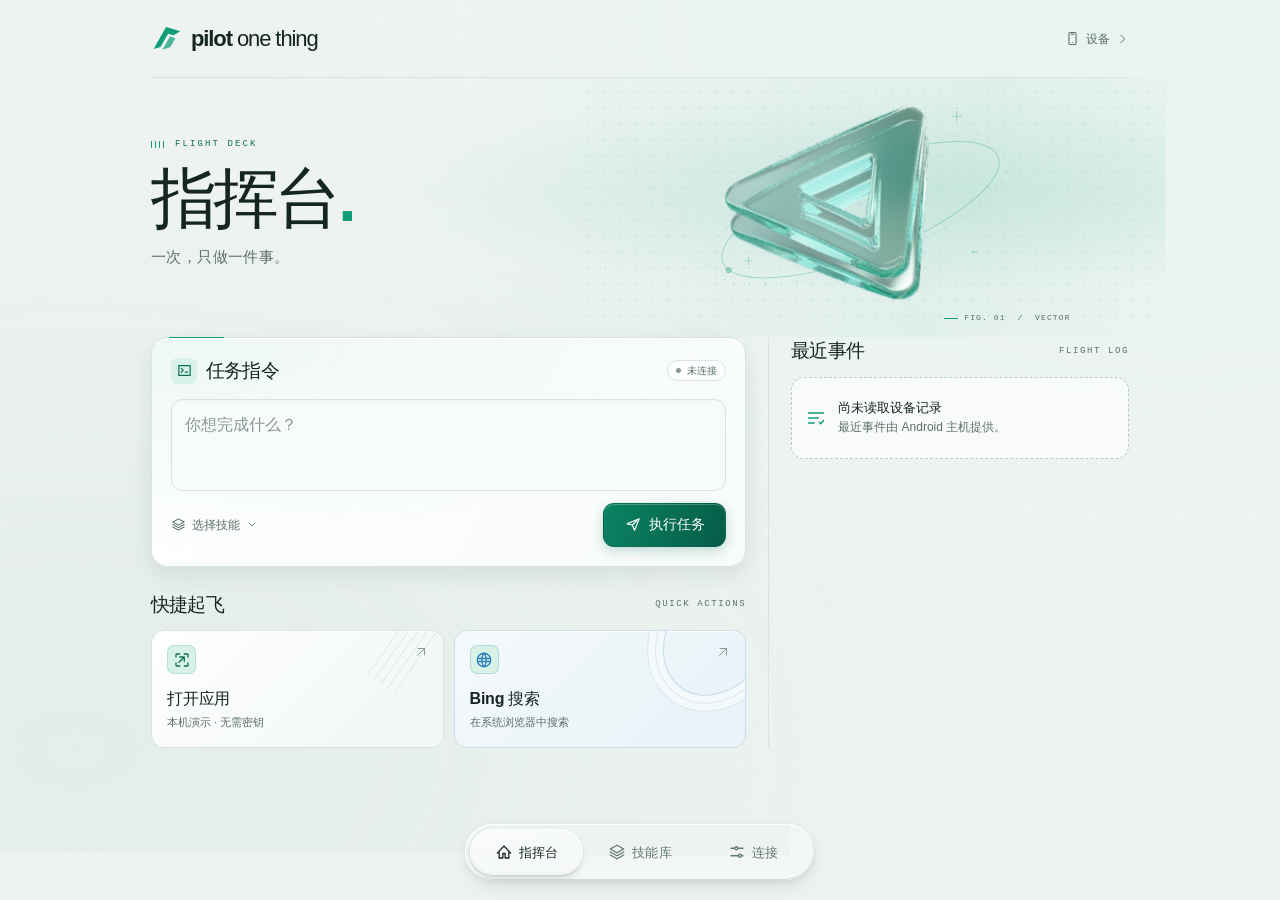
<file: v2.0/app/src/main/assets/ui/index.html>
<!doctype html>
<html lang="zh-CN"><head><meta charset="utf-8"><meta name="viewport" content="width=device-width, initial-scale=1, viewport-fit=cover"><meta name="theme-color" content="#eef3f1"><meta name="color-scheme" content="light"><meta http-equiv="Content-Security-Policy" content="default-src 'none'; img-src 'self' file: data:; style-src 'self' file: 'unsafe-inline'; script-src 'self' file:; font-src 'self' file:; connect-src 'none'; object-src 'none'; form-action 'none'; base-uri 'none'"><title>pilot one thing · 指挥台</title><link rel="stylesheet" href="ui.css"><link rel="stylesheet" href="arrival.css"><link rel="stylesheet" href="glass.css"><script defer src="pilot.js"></script><script defer src="optic.js"></script><script defer src="glass.js"></script><script defer src="arrival.js"></script></head>
<body><div id="arrival" aria-hidden="true"></div><a class="skip" href="#main">跳至主内容</a><div class="shell"><header class="topbar"><button type="button" id="brand" class="brand" aria-label="pilot one thing，返回指挥台"><svg class="brandmark" viewBox="0 0 37 37" fill="none" aria-hidden="true"><path d="M3 30 17.4 4.7 34 9.4l-8 4.7-6.2-1.8-8.9 15.4z" fill="currentColor"/><path d="m13.2 30.5 8.7-14.9 6.4 1.9-6.2 10.6z" fill="currentColor" opacity=".73"/></svg><span><strong>pilot</strong> one thing</span></button><button class="device-link" id="device-link" aria-label="打开设备与权限"><i data-icon="device"></i><span>设备</span><i data-icon="angle"></i></button></header>
<main id="main" tabindex="-1">
<section id="screen-deck" class="screen" aria-labelledby="deck-title"><div class="hero" id="hero"><div class="hero-art" aria-hidden="true"><svg class="orbit" viewBox="0 0 280 180" preserveAspectRatio="xMidYMid meet"><g fill="none" stroke="currentColor" stroke-width=".7" transform="rotate(-21 152 97)"><ellipse cx="152" cy="97" rx="112" ry="35"/><ellipse stroke-dasharray="1 7" cx="152" cy="97" rx="122" ry="40"/><circle fill="currentColor" cx="42" cy="104" r="2"/></g><path fill="none" stroke="currentColor" stroke-width=".8" d="M221 26h8m-4-4v8M64 136h6m-3-3v6M236 129h5"/></svg><div class="optic-object" id="optic-object"><img id="optic-poster" alt="" draggable="false" src="optic.webp"><canvas id="optic-canvas" aria-hidden="true" width="320" height="302"></canvas></div></div><div class="hero-copy"><p class="eyebrow"><b></b> FLIGHT DECK</p><h1 id="deck-title">指挥台<span>.</span></h1><p class="tagline">一次，只做一件事。</p></div><div class="figure-caption" aria-hidden="true"><span></span> FIG. 01 &nbsp;/&nbsp; VECTOR</div></div>
<div class="deck-layout"><div class="main-column"><section class="command" aria-labelledby="cmd-title"><div class="command-head"><div class="section-title"><span class="section-icon"><i data-icon="terminal"></i></span><h2 id="cmd-title">任务指令</h2></div><span class="badge" id="task-status">未连接</span></div><label class="sr" for="task">任务内容</label><textarea id="task" rows="2" maxlength="3600" placeholder="你想完成什么？"></textarea><div class="command-tools"><button class="skill-picker" id="choose-skill"><i data-icon="layers"></i><span id="skill-label">选择技能</span><i data-icon="chevron"></i></button><button class="primary fly" id="run"><i data-icon="flight"></i><span>执行任务</span></button></div></section>
<section class="shortcuts"><div class="section-head"><h2>快捷起飞</h2><span class="en-label">QUICK ACTIONS</span></div><div class="quick-grid"><button class="quick" id="demo"><span class="quick-line"><i class="quick-icon" data-icon="app"></i><i class="out" data-icon="upRight"></i></span><strong>打开应用</strong><span>本机演示 · 无需密钥</span></button><button class="quick blue" id="quick-bing"><span class="quick-line"><i class="quick-icon" data-icon="globe"></i><i class="out" data-icon="upRight"></i></span><strong>Bing 搜索</strong><span>在系统浏览器中搜索</span></button></div></section></div>
<div class="side-column"><section id="result-panel" class="result-panel" hidden><div class="section-head"><h2>本次反馈</h2><span class="head-actions"><button class="text-action" id="copy-result">复制</button><button class="text-action" id="dismiss-result">收起</button></span></div><p id="result-text" class="result-text" dir="auto"></p></section><section class="events"><div class="section-head"><h2>最近事件</h2><button class="text-action" id="clear-history" hidden>清除记录</button><span class="en-label" id="history-label">FLIGHT LOG</span></div><div id="history-list"></div></section></div></div></section>
<section id="screen-skills" class="screen" hidden aria-labelledby="skills-title"><div class="page-intro"><p class="eyebrow"><b></b> SKILL LIBRARY</p><h1 id="skills-title">技能库<span>.</span></h1><p>为当前任务，选一种工作方式。</p></div><div class="search-bar"><i data-icon="search"></i><label class="sr" for="skill-search">搜索技能名称、分类或描述</label><input type="search" id="skill-search" placeholder="搜索技能" autocomplete="off"></div><div class="chips" id="categories" aria-label="技能分类"></div><div class="section-head"><h2 id="skills-count">全部技能</h2><button id="import" class="ghost compact"><i data-icon="import"></i>导入技能</button></div><div class="skills-grid" id="skills-list"></div></section>
<section id="screen-links" class="screen" hidden aria-labelledby="links-title"><div class="page-intro"><p class="eyebrow"><b></b> CONNECTIONS</p><h1 id="links-title">连接<span>.</span></h1><p>配置模型，以及它获取资料的方式。</p></div><div class="switch-tabs" aria-label="连接类型"><button id="model-tab" aria-pressed="true"><i data-icon="cpu"></i>模型服务</button><button id="search-tab" aria-pressed="false"><i data-icon="globe"></i>搜索服务</button></div>
<form id="settings-form" novalidate autocomplete="off"><section class="form-panel" id="model-panel"><div class="form-title"><span class="section-icon"><i data-icon="cpu"></i></span><h2>模型配置</h2><span class="en-label">MODEL</span></div><div class="fields"><label>服务提供方<select id="provider" name="provider"></select></label><label>请求地址 <small>Endpoint</small><input id="endpoint" type="url" spellcheck="false" placeholder="https://…/chat/completions"></label><label>模型名称 <small>Model ID</small><input id="model" spellcheck="false" placeholder="输入服务方提供的模型名称"></label><label>API 密钥 <span class="key-status" id="key-state"></span><input id="key" type="password" autocomplete="new-password" spellcheck="false" placeholder="输入密钥"></label><button class="remove-key" id="clearKey" type="button" hidden>删除已保存的模型密钥</button><details><summary>生成参数 <span>可选</span></summary><div class="parameters"><label>温度 <small>Temperature</small><input id="temperature" type="number" min="0" max="2" step="any" inputmode="decimal"></label><label>采样 <small>Top P</small><input id="topP" type="number" min="0.00000001" max="1" step="any" inputmode="decimal"></label></div><label>输出上限 <small>Max tokens</small><input id="maxTokens" type="number" min="1" max="32768" step="1" inputmode="numeric"></label><label>系统提示词 <small>System prompt</small><textarea id="systemPrompt" rows="3" placeholder="可选：告诉模型如何回答"></textarea></label></details></div></section>
<section class="form-panel" id="search-panel" hidden><div class="form-title"><span class="section-icon"><i data-icon="globe"></i></span><h2>搜索配置</h2><span class="en-label">SEARCH</span></div><div class="fields"><label>搜索提供方<select id="searchProvider"></select></label><p class="field-note" id="bing-note">Bing 将在系统浏览器中打开，无需 API 密钥；获取搜索结果需要联网。</p><div class="fields" id="api-search"><label>请求地址 <small>Endpoint</small><input id="searchEndpoint" type="url" spellcheck="false" placeholder="https://…"></label><label>搜索密钥 <span class="key-status" id="searchKey-state"></span><input id="searchKey" type="password" autocomplete="new-password" spellcheck="false" placeholder="输入搜索 API 密钥"></label><button class="remove-key" id="clearSearchKey" type="button" hidden>删除已保存的搜索密钥</button><details id="advanced-search"><summary>自定义请求与结果映射</summary><label>请求方法<select id="searchMethod"><option>GET</option><option>POST</option></select></label><label>查询参数名<input id="searchParam" spellcheck="false" placeholder="q"></label><label>鉴权请求头<input id="searchHeader" spellcheck="false" placeholder="Authorization"></label><label>鉴权前缀<input id="searchAuthPrefix" spellcheck="false" placeholder="Bearer"></label><label>结果数组路径<input id="searchResultsPath" spellcheck="false" placeholder="results"></label><div class="parameters"><label>标题字段<input id="searchTitleField" spellcheck="false" placeholder="title"></label><label>链接字段<input id="searchUrlField" spellcheck="false" placeholder="url"></label></div><label>摘要字段<input id="searchSnippetField" spellcheck="false" placeholder="snippet"></label></details></div></div></section>
<div class="form-foot"><p class="field-note" id="config-note">仅在保存后应用更改。测试使用已保存的配置。</p><div class="form-actions"><button type="button" class="ghost" id="test"><i data-icon="pulse"></i><span>测试连接</span></button><button type="submit" class="primary" id="save"><i data-icon="check"></i>保存配置</button></div></div></form></section>
<section id="screen-device" class="screen" hidden aria-labelledby="device-title"><div class="page-intro"><p class="eyebrow"><b></b> DEVICE CONTROL</p><h1 id="device-title">设备<span>.</span></h1><p>由你选择应用，也由你决定授权。</p></div><div class="section-head"><h2>目标与权限</h2><span class="en-label">HANDOFF</span></div><div class="device-rows"><button class="device-row" id="target"><i data-icon="app"></i><span><strong>目标应用</strong><small id="target-label">未获取设备状态</small></span><i data-icon="angle"></i></button><button class="device-row" id="access"><i data-icon="hand"></i><span><strong>无障碍服务</strong><small id="access-label">未获取设备状态</small></span><i data-icon="angle"></i></button><button class="device-row" id="overlay"><i data-icon="overlay"></i><span><strong>悬浮窗权限</strong><small id="overlay-label">未获取设备状态</small></span><i data-icon="angle"></i></button></div><p class="field-note block-note">操作目标应用时，在设备上确认步骤。可在系统设置中收回权限。</p><div class="section-head"><h2>界面偏好</h2></div><div class="device-rows"><button class="device-row" id="motion-toggle" role="switch" aria-checked="false"><i data-icon="wave"></i><span><strong>减少动态效果</strong><small id="motion-label">保留静态光学图形</small></span><b class="toggle" aria-hidden="true"></b></button></div></section>
</main></div>
<nav class="tabbar" aria-label="主导航"><div class="nav-inner"><div class="refract-canvas" id="refract-canvas" aria-hidden="true"><div class="refract-mirror" id="refract-mirror"></div></div><canvas id="dock-optics" aria-hidden="true"></canvas><span id="dock-lens" aria-hidden="true"></span><button data-page="deck" aria-current="page"><i data-icon="deck"></i><span>指挥台</span></button><button data-page="skills"><i data-icon="layers"></i><span>技能库</span></button><button data-page="links"><i data-icon="sliders"></i><span>连接</span></button></div></nav>
<div id="toast" role="status" aria-live="polite" aria-atomic="true" hidden></div><div id="sheet-backdrop" class="backdrop" hidden><section class="sheet" role="dialog" aria-modal="true" aria-labelledby="sheet-title"><div class="sheet-grip"></div><header><p class="eyebrow" id="sheet-kicker">QUICK ACTION</p><button id="sheet-close" class="icon-btn" aria-label="关闭"><i data-icon="x"></i></button></header><h2 id="sheet-title"></h2><p id="sheet-note" class="sheet-note"></p><label class="sr" id="query-label" for="sheet-query">搜索关键词</label><input type="search" id="sheet-query" placeholder="输入搜索关键词" maxlength="600" autocomplete="off"><div id="sheet-detail" hidden></div><p class="sheet-response" id="sheet-response" role="status" hidden></p><button id="sheet-submit" class="primary"></button></section></div>
<svg xmlns:xlink="http://www.w3.org/1999/xlink" id="glass-filter-defs" width="0" height="0" aria-hidden="true" focusable="false" style="position:absolute;pointer-events:none"><defs><filter id="glass-refract" x="0%" y="0%" width="100%" height="100%" color-interpolation-filters="sRGB"><feImage href="[data-uri]" xlink:href="[data-uri]" preserveAspectRatio="none" x="0%" y="0%" width="100%" height="100%" result="rmap" xlink:href="[data-uri]"/><feDisplacementMap in="SourceGraphic" in2="rmap" scale="50" xChannelSelector="R" yChannelSelector="G"/></filter></defs></svg>
</body></html>
</file>
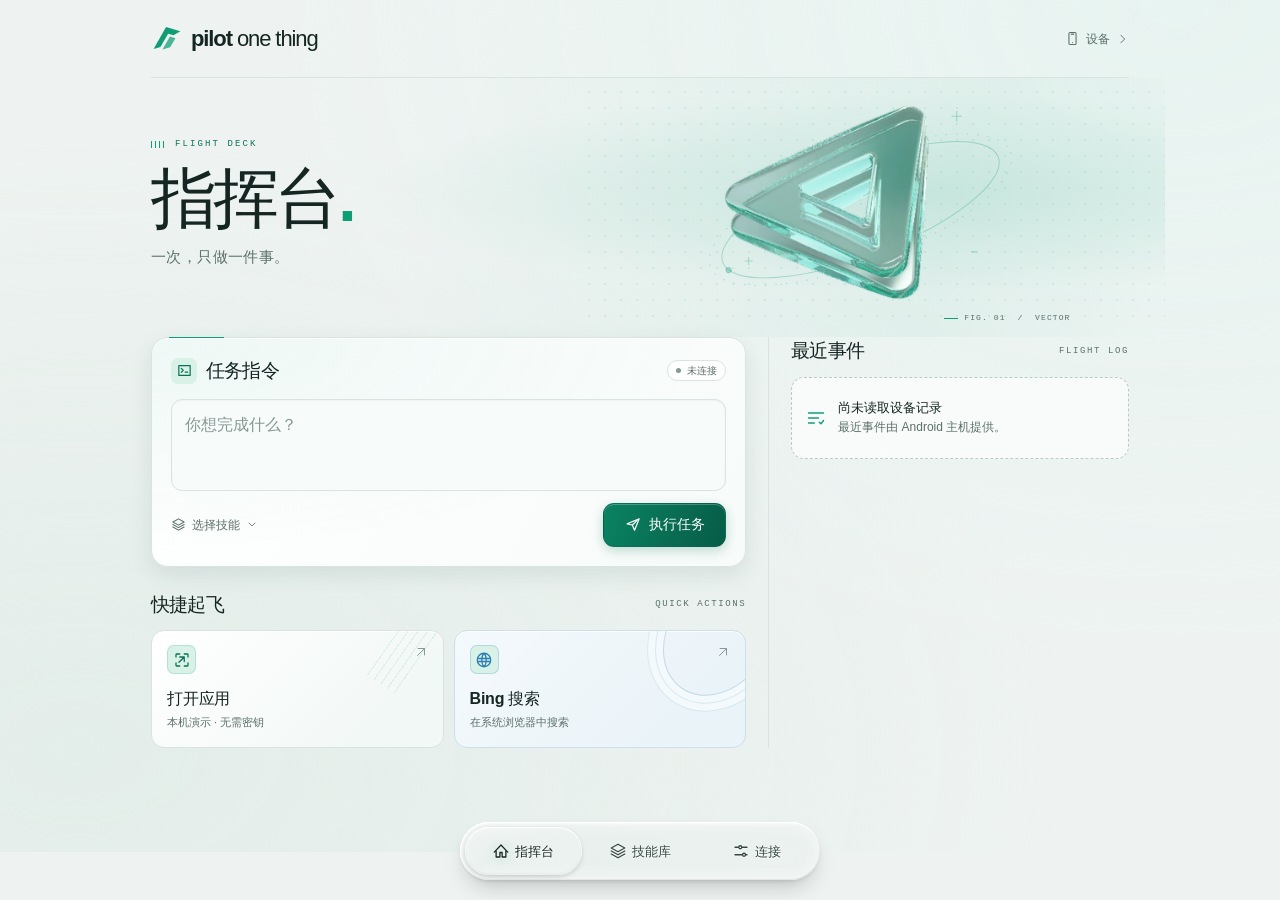
<file: v2.1/app/src/main/assets/ui/index.html>
<!doctype html>
<html lang="zh-CN"><head><meta charset="utf-8"><meta name="viewport" content="width=device-width, initial-scale=1, viewport-fit=cover"><meta name="theme-color" content="#eef3f1"><meta name="color-scheme" content="light"><meta http-equiv="Content-Security-Policy" content="default-src 'none'; img-src 'self' file: data:; style-src 'self' file: 'unsafe-inline'; script-src 'self' file:; font-src 'self' file:; connect-src 'none'; object-src 'none'; form-action 'none'; base-uri 'none'"><title>pilot one thing · 指挥台</title><link rel="stylesheet" href="ui.css"><link rel="stylesheet" href="arrival.css"><link rel="stylesheet" href="glass.css"><script defer src="pilot.js"></script><script defer src="optic.js"></script><script defer src="lens.js"></script><script defer src="glass.js"></script><script defer src="arrival.js"></script></head>
<body><div id="arrival" aria-hidden="true"></div><a class="skip" href="#main">跳至主内容</a><div class="shell"><header class="topbar"><button type="button" id="brand" class="brand" aria-label="pilot one thing，返回指挥台"><svg class="brandmark" viewBox="0 0 37 37" fill="none" aria-hidden="true"><path d="M3 30 17.4 4.7 34 9.4l-8 4.7-6.2-1.8-8.9 15.4z" fill="currentColor"/><path d="m13.2 30.5 8.7-14.9 6.4 1.9-6.2 10.6z" fill="currentColor" opacity=".73"/></svg><span><strong>pilot</strong> one thing</span></button><button class="device-link" id="device-link" aria-label="打开设备与权限"><i data-icon="device"></i><span>设备</span><i data-icon="angle"></i></button></header>
<main id="main" tabindex="-1">
<section id="screen-deck" class="screen" aria-labelledby="deck-title"><div class="hero" id="hero"><div class="hero-art" aria-hidden="true"><svg class="orbit" viewBox="0 0 280 180" preserveAspectRatio="xMidYMid meet"><g fill="none" stroke="currentColor" stroke-width=".7" transform="rotate(-21 152 97)"><ellipse cx="152" cy="97" rx="112" ry="35"/><ellipse stroke-dasharray="1 7" cx="152" cy="97" rx="122" ry="40"/><circle fill="currentColor" cx="42" cy="104" r="2"/></g><path fill="none" stroke="currentColor" stroke-width=".8" d="M221 26h8m-4-4v8M64 136h6m-3-3v6M236 129h5"/></svg><div class="optic-object" id="optic-object"><img id="optic-poster" alt="" draggable="false" src="optic.webp"><canvas id="optic-canvas" aria-hidden="true" width="320" height="302"></canvas></div></div><div class="hero-copy"><p class="eyebrow"><b></b> FLIGHT DECK</p><h1 id="deck-title">指挥台<span>.</span></h1><p class="tagline">一次，只做一件事。</p></div><div class="figure-caption" aria-hidden="true"><span></span> FIG. 01 &nbsp;/&nbsp; VECTOR</div></div>
<div class="deck-layout"><div class="main-column"><section class="command" aria-labelledby="cmd-title"><div class="command-head"><div class="section-title"><span class="section-icon"><i data-icon="terminal"></i></span><h2 id="cmd-title">任务指令</h2></div><span class="badge" id="task-status">未连接</span></div><label class="sr" for="task">任务内容</label><textarea id="task" rows="2" maxlength="3600" placeholder="你想完成什么？"></textarea><div class="command-tools"><button class="skill-picker" id="choose-skill"><i data-icon="layers"></i><span id="skill-label">选择技能</span><i data-icon="chevron"></i></button><button class="primary fly" id="run"><i data-icon="flight"></i><span>执行任务</span></button></div></section>
<section class="shortcuts"><div class="section-head"><h2>快捷起飞</h2><span class="en-label">QUICK ACTIONS</span></div><div class="quick-grid"><button class="quick" id="demo"><span class="quick-line"><i class="quick-icon" data-icon="app"></i><i class="out" data-icon="upRight"></i></span><strong>打开应用</strong><span>本机演示 · 无需密钥</span></button><button class="quick blue" id="quick-bing"><span class="quick-line"><i class="quick-icon" data-icon="globe"></i><i class="out" data-icon="upRight"></i></span><strong>Bing 搜索</strong><span>在系统浏览器中搜索</span></button></div></section></div>
<div class="side-column"><section id="result-panel" class="result-panel" hidden><div class="section-head"><h2>本次反馈</h2><span class="head-actions"><button class="text-action" id="copy-result">复制</button><button class="text-action" id="dismiss-result">收起</button></span></div><p id="result-text" class="result-text" dir="auto"></p></section><section class="events"><div class="section-head"><h2>最近事件</h2><button class="text-action" id="clear-history" hidden>清除记录</button><span class="en-label" id="history-label">FLIGHT LOG</span></div><div id="history-list"></div></section></div></div></section>
<section id="screen-skills" class="screen" hidden aria-labelledby="skills-title"><div class="page-intro"><p class="eyebrow"><b></b> SKILL LIBRARY</p><h1 id="skills-title">技能库<span>.</span></h1><p>为当前任务，选一种工作方式。</p></div><div class="search-bar"><i data-icon="search"></i><label class="sr" for="skill-search">搜索技能名称、分类或描述</label><input type="search" id="skill-search" placeholder="搜索技能" autocomplete="off"></div><div class="chips" id="categories" aria-label="技能分类"></div><div class="section-head"><h2 id="skills-count">全部技能</h2><button id="import" class="ghost compact"><i data-icon="import"></i>导入技能</button></div><div class="skills-grid" id="skills-list"></div></section>
<section id="screen-links" class="screen" hidden aria-labelledby="links-title"><div class="page-intro"><p class="eyebrow"><b></b> CONNECTIONS</p><h1 id="links-title">连接<span>.</span></h1><p>配置模型，以及它获取资料的方式。</p></div><div class="switch-tabs" aria-label="连接类型"><button id="model-tab" aria-pressed="true"><i data-icon="cpu"></i>模型服务</button><button id="search-tab" aria-pressed="false"><i data-icon="globe"></i>搜索服务</button></div>
<form id="settings-form" novalidate autocomplete="off"><section class="form-panel" id="model-panel"><div class="form-title"><span class="section-icon"><i data-icon="cpu"></i></span><h2>模型配置</h2><span class="en-label">MODEL</span></div><div class="fields"><label>服务提供方<select id="provider" name="provider"></select></label><label>请求地址 <small>Endpoint</small><input id="endpoint" type="url" spellcheck="false" placeholder="https://…/chat/completions"></label><label>模型名称 <small>Model ID</small><input id="model" spellcheck="false" placeholder="输入服务方提供的模型名称"></label><label>API 密钥 <span class="key-status" id="key-state"></span><input id="key" type="password" autocomplete="new-password" spellcheck="false" placeholder="输入密钥"></label><button class="remove-key" id="clearKey" type="button" hidden>删除已保存的模型密钥</button><details><summary>生成参数 <span>可选</span></summary><div class="parameters"><label>温度 <small>Temperature</small><input id="temperature" type="number" min="0" max="2" step="any" inputmode="decimal"></label><label>采样 <small>Top P</small><input id="topP" type="number" min="0.00000001" max="1" step="any" inputmode="decimal"></label></div><label>输出上限 <small>Max tokens</small><input id="maxTokens" type="number" min="1" max="32768" step="1" inputmode="numeric"></label><label>系统提示词 <small>System prompt</small><textarea id="systemPrompt" rows="3" placeholder="可选：告诉模型如何回答"></textarea></label></details></div></section>
<section class="form-panel" id="search-panel" hidden><div class="form-title"><span class="section-icon"><i data-icon="globe"></i></span><h2>搜索配置</h2><span class="en-label">SEARCH</span></div><div class="fields"><label>搜索提供方<select id="searchProvider"></select></label><p class="field-note" id="bing-note">Bing 将在系统浏览器中打开，无需 API 密钥；获取搜索结果需要联网。</p><div class="fields" id="api-search"><label>请求地址 <small>Endpoint</small><input id="searchEndpoint" type="url" spellcheck="false" placeholder="https://…"></label><label>搜索密钥 <span class="key-status" id="searchKey-state"></span><input id="searchKey" type="password" autocomplete="new-password" spellcheck="false" placeholder="输入搜索 API 密钥"></label><button class="remove-key" id="clearSearchKey" type="button" hidden>删除已保存的搜索密钥</button><details id="advanced-search"><summary>自定义请求与结果映射</summary><label>请求方法<select id="searchMethod"><option>GET</option><option>POST</option></select></label><label>查询参数名<input id="searchParam" spellcheck="false" placeholder="q"></label><label>鉴权请求头<input id="searchHeader" spellcheck="false" placeholder="Authorization"></label><label>鉴权前缀<input id="searchAuthPrefix" spellcheck="false" placeholder="Bearer"></label><label>结果数组路径<input id="searchResultsPath" spellcheck="false" placeholder="results"></label><div class="parameters"><label>标题字段<input id="searchTitleField" spellcheck="false" placeholder="title"></label><label>链接字段<input id="searchUrlField" spellcheck="false" placeholder="url"></label></div><label>摘要字段<input id="searchSnippetField" spellcheck="false" placeholder="snippet"></label></details></div></div></section>
<div class="form-foot"><p class="field-note" id="config-note">仅在保存后应用更改。测试使用已保存的配置。</p><div class="form-actions"><button type="button" class="ghost" id="test"><i data-icon="pulse"></i><span>测试连接</span></button><button type="submit" class="primary" id="save"><i data-icon="check"></i>保存配置</button></div></div></form></section>
<section id="screen-device" class="screen" hidden aria-labelledby="device-title"><div class="page-intro"><p class="eyebrow"><b></b> DEVICE CONTROL</p><h1 id="device-title">设备<span>.</span></h1><p>由你选择应用，也由你决定授权。</p></div><div class="section-head"><h2>目标与权限</h2><span class="en-label">HANDOFF</span></div><div class="device-rows"><button class="device-row" id="target"><i data-icon="app"></i><span><strong>目标应用</strong><small id="target-label">未获取设备状态</small></span><i data-icon="angle"></i></button><button class="device-row" id="access"><i data-icon="hand"></i><span><strong>无障碍服务</strong><small id="access-label">未获取设备状态</small></span><i data-icon="angle"></i></button><button class="device-row" id="overlay"><i data-icon="overlay"></i><span><strong>悬浮窗权限</strong><small id="overlay-label">未获取设备状态</small></span><i data-icon="angle"></i></button></div><p class="field-note block-note">操作目标应用时，在设备上确认步骤。可在系统设置中收回权限。</p><div class="section-head"><h2>界面偏好</h2></div><div class="device-rows"><button class="device-row" id="motion-toggle" role="switch" aria-checked="false"><i data-icon="wave"></i><span><strong>减少动态效果</strong><small id="motion-label">保留静态光学图形</small></span><b class="toggle" aria-hidden="true"></b></button></div></section>
</main></div>
<nav class="tabbar" aria-label="主导航"><div class="nav-inner"><div class="dock-glass" aria-hidden="true"><div id="refract-canvas"><div id="refract-mirror" inert></div></div><span class="dock-fallback"></span></div><canvas id="dock-optics" aria-hidden="true"></canvas><span id="dock-lens" aria-hidden="true"></span><button data-page="deck" aria-current="page"><i data-icon="deck"></i><span>指挥台</span></button><button data-page="skills"><i data-icon="layers"></i><span>技能库</span></button><button data-page="links"><i data-icon="sliders"></i><span>连接</span></button></div></nav>
<div id="toast" role="status" aria-live="polite" aria-atomic="true" hidden></div><div id="sheet-backdrop" class="backdrop" hidden><section class="sheet" role="dialog" aria-modal="true" aria-labelledby="sheet-title"><div class="sheet-grip"></div><header><p class="eyebrow" id="sheet-kicker">QUICK ACTION</p><button id="sheet-close" class="icon-btn" aria-label="关闭"><i data-icon="x"></i></button></header><h2 id="sheet-title"></h2><p id="sheet-note" class="sheet-note"></p><label class="sr" id="query-label" for="sheet-query">搜索关键词</label><input type="search" id="sheet-query" placeholder="输入搜索关键词" maxlength="600" autocomplete="off"><div id="sheet-detail" hidden></div><p class="sheet-response" id="sheet-response" role="status" hidden></p><button id="sheet-submit" class="primary"></button></section></div>
<svg xmlns:xlink="http://www.w3.org/1999/xlink" width="0" height="0" aria-hidden="true" focusable="false" style="position:absolute;pointer-events:none"><defs>
<filter id="glass-refract" filterUnits="userSpaceOnUse" primitiveUnits="userSpaceOnUse" x="0" y="0" width="1" height="1" color-interpolation-filters="sRGB">
<feImage id="glass-transmission" preserveAspectRatio="none" result="lensMap"/>
<feDisplacementMap id="glass-bend" in="SourceGraphic" in2="lensMap" scale="60" xChannelSelector="R" yChannelSelector="G" result="transmitted"/>
<!-- Kept for the motion bridge; not composited, so it never duplicates text. -->
<feImage id="glass-reflection" preserveAspectRatio="none" result="reflectMap"/>
<feDisplacementMap id="glass-return" in="SourceGraphic" in2="reflectMap" scale="112" xChannelSelector="R" yChannelSelector="G"/>
<!-- Neutral Fresnel rim: a soft edge reflection of light, no copied content. -->
<feColorMatrix in="lensMap" type="matrix" values="0 0 0 0 .98 0 0 0 0 .98 0 0 0 0 .98 0 0 1 0 0" result="rim"/>
<feComposite in="rim" in2="transmitted" operator="over"/>
</filter></defs></svg>
</body></html>
</file>
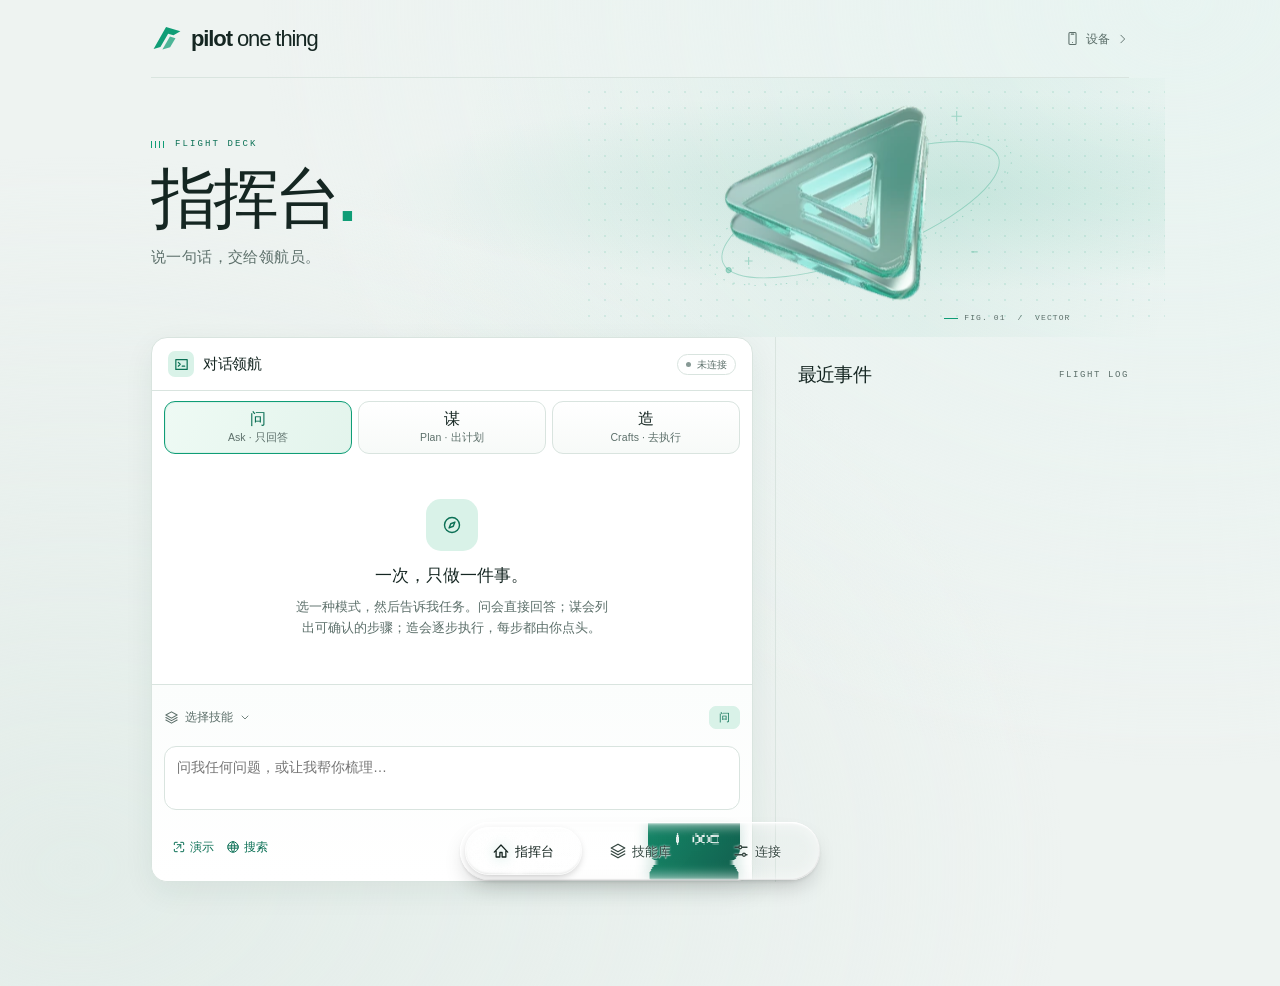
<file: v3.0/app/src/main/assets/ui/index.html>
<!doctype html>
<html lang="zh-CN"><head><meta charset="utf-8"><meta name="viewport" content="width=device-width, initial-scale=1, viewport-fit=cover"><meta name="theme-color" content="#eef3f1"><meta name="color-scheme" content="light"><meta http-equiv="Content-Security-Policy" content="default-src 'none'; img-src 'self' file: data:; style-src 'self' file: 'unsafe-inline'; script-src 'self' file:; font-src 'self' file:; connect-src 'none'; object-src 'none'; form-action 'none'; base-uri 'none'"><title>pilot one thing · 指挥台</title><link rel="stylesheet" href="ui.css"><link rel="stylesheet" href="arrival.css"><link rel="stylesheet" href="glass.css"><script defer src="pilot.js"></script><script defer src="optic.js"></script><script defer src="lens.js"></script><script defer src="glass.js"></script><script defer src="arrival.js"></script></head>
<body><div id="arrival" aria-hidden="true"></div><a class="skip" href="#main">跳至主内容</a><div class="shell"><header class="topbar"><button type="button" id="brand" class="brand" aria-label="pilot one thing，返回指挥台"><svg class="brandmark" viewBox="0 0 37 37" fill="none" aria-hidden="true"><path d="M3 30 17.4 4.7 34 9.4l-8 4.7-6.2-1.8-8.9 15.4z" fill="currentColor"/><path d="m13.2 30.5 8.7-14.9 6.4 1.9-6.2 10.6z" fill="currentColor" opacity=".73"/></svg><span><strong>pilot</strong> one thing</span></button><button class="device-link" id="device-link" aria-label="打开设备与权限"><i data-icon="device"></i><span>设备</span><i data-icon="angle"></i></button></header>
<main id="main" tabindex="-1">
<section id="screen-deck" class="screen" aria-labelledby="deck-title"><div class="hero" id="hero"><div class="hero-art" aria-hidden="true"><svg class="orbit" viewBox="0 0 280 180" preserveAspectRatio="xMidYMid meet"><g fill="none" stroke="currentColor" stroke-width=".7" transform="rotate(-21 152 97)"><ellipse cx="152" cy="97" rx="112" ry="35"/><ellipse stroke-dasharray="1 7" cx="152" cy="97" rx="122" ry="40"/><circle fill="currentColor" cx="42" cy="104" r="2"/></g><path fill="none" stroke="currentColor" stroke-width=".8" d="M221 26h8m-4-4v8M64 136h6m-3-3v6M236 129h5"/></svg><div class="optic-object" id="optic-object"><img id="optic-poster" alt="" draggable="false" src="optic.webp"><canvas id="optic-canvas" aria-hidden="true" width="320" height="302"></canvas></div></div><div class="hero-copy"><p class="eyebrow"><b></b> FLIGHT DECK</p><h1 id="deck-title">指挥台<span>.</span></h1><p class="tagline">说一句话，交给领航员。</p></div><div class="figure-caption" aria-hidden="true"><span></span> FIG. 01 &nbsp;/&nbsp; VECTOR</div></div>
<div class="deck-layout chat-layout"><div class="chat-card">
<div class="chat-head"><div class="section-title"><span class="section-icon"><i data-icon="terminal"></i></span><h2 id="cmd-title">对话领航</h2></div><span class="badge" id="task-status">未连接</span></div>
<div class="mode-switch" role="tablist" aria-label="对话模式"><button type="button" class="mode-tab" id="mode-ask" data-mode="ask" role="tab" aria-selected="true"><strong>问</strong><span>Ask · 只回答</span></button><button type="button" class="mode-tab" id="mode-plan" data-mode="plan" role="tab" aria-selected="false"><strong>谋</strong><span>Plan · 出计划</span></button><button type="button" class="mode-tab" id="mode-crafts" data-mode="crafts" role="tab" aria-selected="false"><strong>造</strong><span>Crafts · 去执行</span></button></div>
<div id="chat-thread" class="chat-thread" role="log" aria-live="polite" aria-label="对话记录"></div>
<div class="chat-compose"><div class="compose-tools"><button class="skill-picker" id="choose-skill" type="button"><i data-icon="layers"></i><span id="skill-label">选择技能</span><i data-icon="chevron"></i></button><span class="compose-mode" id="compose-mode">问</span></div><label class="sr" for="task">消息内容</label><textarea id="task" rows="2" maxlength="12000" placeholder="告诉我你想做的事，或问一个问题…"></textarea><div class="compose-actions"><div class="quick-inline"><button id="demo" type="button" class="text-action"><i data-icon="app"></i>演示</button><button id="quick-bing" type="button" class="text-action"><i data-icon="globe"></i>搜索</button></div><button class="primary fly" id="run" type="button"><i data-icon="flight"></i><span>发送</span></button></div></div>
</div>
<aside class="chat-aside"><section id="result-panel" class="result-panel" hidden><div class="section-head"><h2>本次反馈</h2><span class="head-actions"><button class="text-action" id="copy-result">复制</button><button class="text-action" id="dismiss-result">收起</button></span></div><p id="result-text" class="result-text" dir="auto"></p></section><details class="events" id="events-details"><summary class="section-head"><h2>最近事件</h2><button class="text-action" id="clear-history" hidden>清除记录</button><span class="en-label" id="history-label">FLIGHT LOG</span></summary><div id="history-list"></div></details></aside></div></section>
<section id="screen-skills" class="screen" hidden aria-labelledby="skills-title"><div class="page-intro"><p class="eyebrow"><b></b> SKILL LIBRARY</p><h1 id="skills-title">技能库<span>.</span></h1><p>为当前任务，选一种工作方式。</p></div><div class="search-bar"><i data-icon="search"></i><label class="sr" for="skill-search">搜索技能名称、分类或描述</label><input type="search" id="skill-search" placeholder="搜索技能" autocomplete="off"></div><div class="chips" id="categories" aria-label="技能分类"></div><div class="section-head"><h2 id="skills-count">全部技能</h2><button id="import" class="ghost compact"><i data-icon="import"></i>导入技能</button></div><div class="skills-grid" id="skills-list"></div></section>
<section id="screen-links" class="screen" hidden aria-labelledby="links-title"><div class="page-intro"><p class="eyebrow"><b></b> CONNECTIONS</p><h1 id="links-title">连接<span>.</span></h1><p>配置模型，以及它获取资料的方式。</p></div><div class="switch-tabs" aria-label="连接类型"><button id="model-tab" aria-pressed="true"><i data-icon="cpu"></i>模型服务</button><button id="search-tab" aria-pressed="false"><i data-icon="globe"></i>搜索服务</button></div>
<form id="settings-form" novalidate autocomplete="off"><section class="form-panel" id="model-panel"><div class="form-title"><span class="section-icon"><i data-icon="cpu"></i></span><h2>模型配置</h2><span class="en-label">MODEL</span></div><div class="fields"><label>服务提供方<select id="provider" name="provider"></select></label><label>请求地址 <small>Endpoint</small><input id="endpoint" type="url" spellcheck="false" placeholder="https://…/chat/completions"></label><label>模型名称 <small>Model ID</small><input id="model" spellcheck="false" placeholder="输入服务方提供的模型名称"></label><label>API 密钥 <span class="key-status" id="key-state"></span><input id="key" type="password" autocomplete="new-password" spellcheck="false" placeholder="输入密钥"></label><button class="remove-key" id="clearKey" type="button" hidden>删除已保存的模型密钥</button><details><summary>生成参数 <span>可选</span></summary><div class="parameters"><label>温度 <small>Temperature</small><input id="temperature" type="number" min="0" max="2" step="any" inputmode="decimal"></label><label>采样 <small>Top P</small><input id="topP" type="number" min="0.00000001" max="1" step="any" inputmode="decimal"></label></div><label>输出上限 <small>Max tokens</small><input id="maxTokens" type="number" min="1" max="32768" step="1" inputmode="numeric"></label><label>系统提示词 <small>System prompt</small><textarea id="systemPrompt" rows="3" placeholder="可选：告诉模型如何回答"></textarea></label></details></div></section>
<section class="form-panel" id="search-panel" hidden><div class="form-title"><span class="section-icon"><i data-icon="globe"></i></span><h2>搜索配置</h2><span class="en-label">SEARCH</span></div><div class="fields"><label>搜索提供方<select id="searchProvider"></select></label><p class="field-note" id="bing-note">Bing 将在系统浏览器中打开，无需 API 密钥；获取搜索结果需要联网。</p><div class="fields" id="api-search"><label>请求地址 <small>Endpoint</small><input id="searchEndpoint" type="url" spellcheck="false" placeholder="https://…"></label><label>搜索密钥 <span class="key-status" id="searchKey-state"></span><input id="searchKey" type="password" autocomplete="new-password" spellcheck="false" placeholder="输入搜索 API 密钥"></label><button class="remove-key" id="clearSearchKey" type="button" hidden>删除已保存的搜索密钥</button><details id="advanced-search"><summary>自定义请求与结果映射</summary><label>请求方法<select id="searchMethod"><option>GET</option><option>POST</option></select></label><label>查询参数名<input id="searchParam" spellcheck="false" placeholder="q"></label><label>鉴权请求头<input id="searchHeader" spellcheck="false" placeholder="Authorization"></label><label>鉴权前缀<input id="searchAuthPrefix" spellcheck="false" placeholder="Bearer"></label><label>结果数组路径<input id="searchResultsPath" spellcheck="false" placeholder="results"></label><div class="parameters"><label>标题字段<input id="searchTitleField" spellcheck="false" placeholder="title"></label><label>链接字段<input id="searchUrlField" spellcheck="false" placeholder="url"></label></div><label>摘要字段<input id="searchSnippetField" spellcheck="false" placeholder="snippet"></label></details></div></div></section>
<div class="form-foot"><p class="field-note" id="config-note">仅在保存后应用更改。测试使用已保存的配置。</p><div class="form-actions"><button type="button" class="ghost" id="test"><i data-icon="pulse"></i><span>测试连接</span></button><button type="submit" class="primary" id="save"><i data-icon="check"></i>保存配置</button></div></div></form></section>
<section id="screen-device" class="screen" hidden aria-labelledby="device-title"><div class="page-intro"><p class="eyebrow"><b></b> DEVICE CONTROL</p><h1 id="device-title">设备<span>.</span></h1><p>由你选择应用，也由你决定授权。</p></div><div class="section-head"><h2>目标与权限</h2><span class="en-label">HANDOFF</span></div><div class="device-rows"><button class="device-row" id="target"><i data-icon="app"></i><span><strong>目标应用</strong><small id="target-label">未获取设备状态</small></span><i data-icon="angle"></i></button><button class="device-row" id="access"><i data-icon="hand"></i><span><strong>无障碍服务</strong><small id="access-label">未获取设备状态</small></span><i data-icon="angle"></i></button><button class="device-row" id="overlay"><i data-icon="overlay"></i><span><strong>悬浮窗权限</strong><small id="overlay-label">未获取设备状态</small></span><i data-icon="angle"></i></button></div><p class="field-note block-note">操作目标应用时，在设备上确认步骤。可在系统设置中收回权限。</p><div class="section-head"><h2>界面偏好</h2></div><div class="device-rows"><button class="device-row" id="motion-toggle" role="switch" aria-checked="false"><i data-icon="wave"></i><span><strong>减少动态效果</strong><small id="motion-label">保留静态光学图形</small></span><b class="toggle" aria-hidden="true"></b></button></div></section>
</main></div>
<nav class="tabbar" aria-label="主导航"><div class="nav-inner"><div class="dock-glass" aria-hidden="true"><div id="refract-canvas"><div id="refract-mirror" inert></div></div><span class="dock-fallback"></span></div><canvas id="dock-optics" aria-hidden="true"></canvas><span id="dock-lens" aria-hidden="true"></span><button data-page="deck" aria-current="page"><i data-icon="deck"></i><span>指挥台</span></button><button data-page="skills"><i data-icon="layers"></i><span>技能库</span></button><button data-page="links"><i data-icon="sliders"></i><span>连接</span></button></div></nav>
<div id="toast" role="status" aria-live="polite" aria-atomic="true" hidden></div><div id="sheet-backdrop" class="backdrop" hidden><section class="sheet" role="dialog" aria-modal="true" aria-labelledby="sheet-title"><div class="sheet-grip"></div><header><p class="eyebrow" id="sheet-kicker">QUICK ACTION</p><button id="sheet-close" class="icon-btn" aria-label="关闭"><i data-icon="x"></i></button></header><h2 id="sheet-title"></h2><p id="sheet-note" class="sheet-note"></p><label class="sr" id="query-label" for="sheet-query">搜索关键词</label><input type="search" id="sheet-query" placeholder="输入搜索关键词" maxlength="600" autocomplete="off"><div id="sheet-detail" hidden></div><p class="sheet-response" id="sheet-response" role="status" hidden></p><button id="sheet-submit" class="primary"></button></section></div>
<svg xmlns:xlink="http://www.w3.org/1999/xlink" width="0" height="0" aria-hidden="true" focusable="false" style="position:absolute;pointer-events:none"><defs>
<filter id="glass-refract" filterUnits="userSpaceOnUse" primitiveUnits="userSpaceOnUse" x="0" y="0" width="1" height="1" color-interpolation-filters="sRGB">
<feImage id="glass-transmission" preserveAspectRatio="none" result="lensMap"/>
<feDisplacementMap id="glass-bend" in="SourceGraphic" in2="lensMap" scale="60" xChannelSelector="R" yChannelSelector="G" result="transmitted"/>
<!-- Kept for the motion bridge; not composited, so it never duplicates text. -->
<feImage id="glass-reflection" preserveAspectRatio="none" result="reflectMap"/>
<feDisplacementMap id="glass-return" in="SourceGraphic" in2="reflectMap" scale="112" xChannelSelector="R" yChannelSelector="G"/>
<!-- Neutral Fresnel rim: a soft edge reflection of light, no copied content. -->
<feColorMatrix in="lensMap" type="matrix" values="0 0 0 0 .98 0 0 0 0 .98 0 0 0 0 .98 0 0 1 0 0" result="rim"/>
<feComposite in="rim" in2="transmitted" operator="over"/>
</filter></defs></svg>
</body></html>
</file>
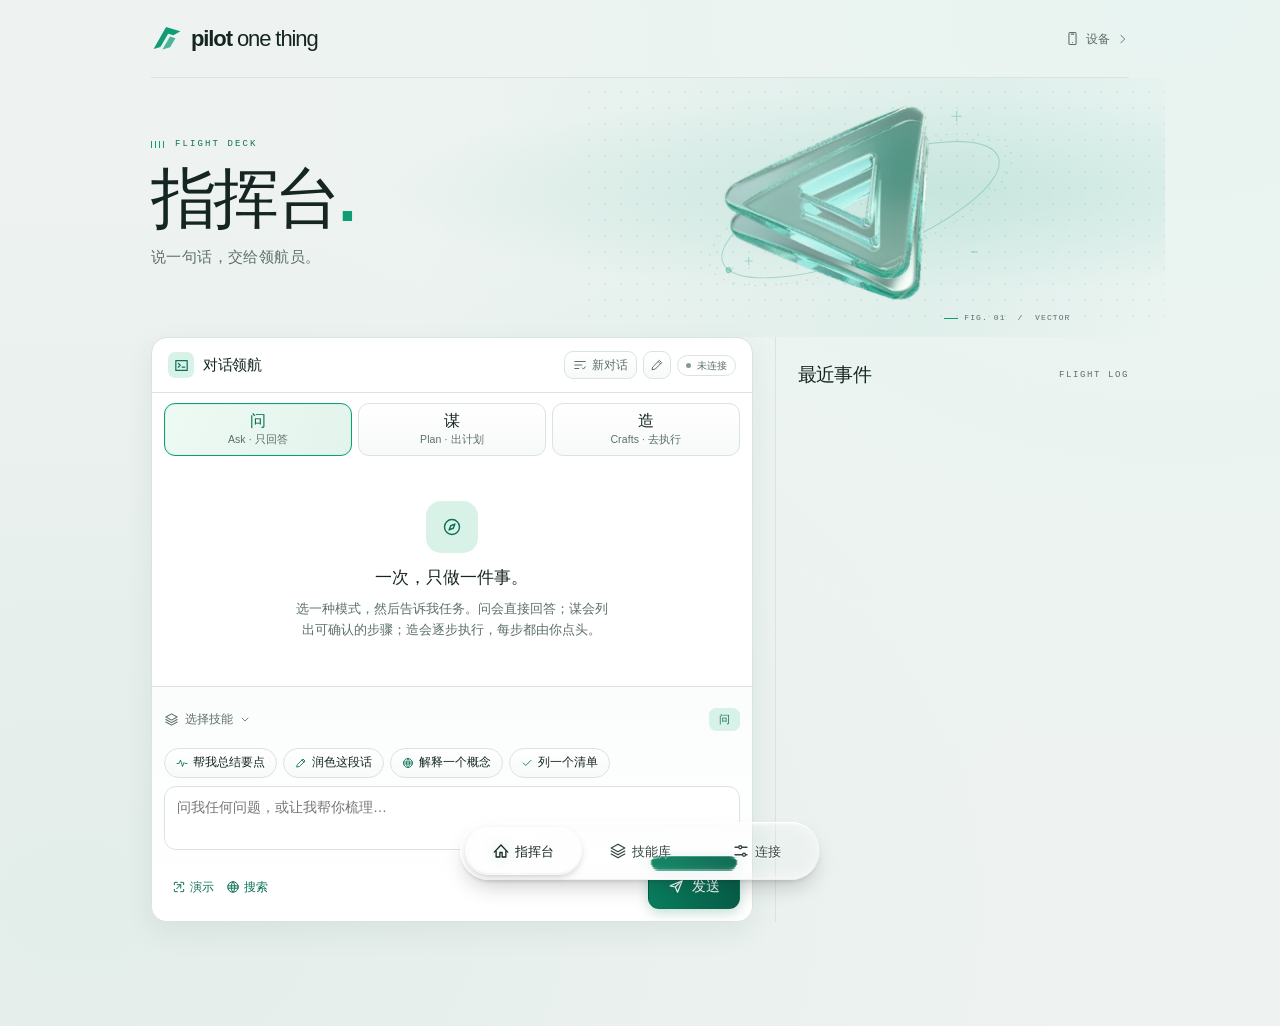
<file: v3.2/app/src/main/assets/ui/index.html>
<!doctype html>
<html lang="zh-CN"><head><meta charset="utf-8"><meta name="viewport" content="width=device-width, initial-scale=1, viewport-fit=cover"><meta name="theme-color" content="#eef3f1"><meta name="color-scheme" content="light"><meta http-equiv="Content-Security-Policy" content="default-src 'none'; img-src 'self' file: data:; style-src 'self' file: 'unsafe-inline'; script-src 'self' file:; font-src 'self' file:; connect-src 'none'; object-src 'none'; form-action 'none'; base-uri 'none'"><title>pilot one thing · 指挥台</title><link rel="stylesheet" href="ui.css"><link rel="stylesheet" href="arrival.css"><link rel="stylesheet" href="glass.css"><script defer src="pilot.js"></script><script defer src="optic.js"></script><script defer src="lens.js"></script><script defer src="glass.js"></script><script defer src="arrival.js"></script></head>
<body><div id="arrival" aria-hidden="true"></div><a class="skip" href="#main">跳至主内容</a><div class="shell"><header class="topbar"><button type="button" id="brand" class="brand" aria-label="pilot one thing，返回指挥台"><svg class="brandmark" viewBox="0 0 37 37" fill="none" aria-hidden="true"><path d="M3 30 17.4 4.7 34 9.4l-8 4.7-6.2-1.8-8.9 15.4z" fill="currentColor"/><path d="m13.2 30.5 8.7-14.9 6.4 1.9-6.2 10.6z" fill="currentColor" opacity=".73"/></svg><span><strong>pilot</strong> one thing</span></button><button class="device-link" id="device-link" aria-label="打开设备与权限"><i data-icon="device"></i><span>设备</span><i data-icon="angle"></i></button></header>
<main id="main" tabindex="-1">
<section id="screen-deck" class="screen" aria-labelledby="deck-title"><div class="hero" id="hero"><div class="hero-art" aria-hidden="true"><svg class="orbit" viewBox="0 0 280 180" preserveAspectRatio="xMidYMid meet"><g fill="none" stroke="currentColor" stroke-width=".7" transform="rotate(-21 152 97)"><ellipse cx="152" cy="97" rx="112" ry="35"/><ellipse stroke-dasharray="1 7" cx="152" cy="97" rx="122" ry="40"/><circle fill="currentColor" cx="42" cy="104" r="2"/></g><path fill="none" stroke="currentColor" stroke-width=".8" d="M221 26h8m-4-4v8M64 136h6m-3-3v6M236 129h5"/></svg><div class="optic-object" id="optic-object"><img id="optic-poster" alt="" draggable="false" src="optic.webp"><canvas id="optic-canvas" aria-hidden="true" width="320" height="302"></canvas></div></div><div class="hero-copy"><p class="eyebrow"><b></b> FLIGHT DECK</p><h1 id="deck-title">指挥台<span>.</span></h1><p class="tagline">说一句话，交给领航员。</p></div><div class="figure-caption" aria-hidden="true"><span></span> FIG. 01 &nbsp;/&nbsp; VECTOR</div></div>
<div class="deck-layout chat-layout"><div class="chat-card">
<div class="chat-head"><div class="section-title"><span class="section-icon"><i data-icon="terminal"></i></span><h2 id="cmd-title">对话领航</h2></div><span class="chat-head-tools"><button class="session-btn" id="session-manage" type="button" title="会话管理"><i data-icon="log"></i><span id="session-name">新对话</span></button><button class="session-btn new-chat" id="session-new" type="button" title="新建对话" aria-label="新建对话"><i data-icon="pen"></i></button><span class="badge" id="task-status">未连接</span></span></div>
<div class="mode-switch" role="tablist" aria-label="对话模式"><button type="button" class="mode-tab" id="mode-ask" data-mode="ask" role="tab" aria-selected="true"><strong>问</strong><span>Ask · 只回答</span></button><button type="button" class="mode-tab" id="mode-plan" data-mode="plan" role="tab" aria-selected="false"><strong>谋</strong><span>Plan · 出计划</span></button><button type="button" class="mode-tab" id="mode-crafts" data-mode="crafts" role="tab" aria-selected="false"><strong>造</strong><span>Crafts · 去执行</span></button></div>
<div id="chat-thread" class="chat-thread" role="log" aria-live="polite" aria-label="对话记录"></div>
<div class="chat-compose"><div class="compose-tools"><button class="skill-picker" id="choose-skill" type="button"><i data-icon="layers"></i><span id="skill-label">选择技能</span><i data-icon="chevron"></i></button><span class="compose-mode" id="compose-mode">问</span></div><div class="prompt-chips" id="prompt-chips" aria-label="快捷提问"></div><label class="sr" for="task">消息内容</label><textarea id="task" rows="2" maxlength="12000" placeholder="告诉我你想做的事，或问一个问题…"></textarea><div class="compose-actions"><div class="quick-inline"><button id="demo" type="button" class="text-action"><i data-icon="app"></i>演示</button><button id="quick-bing" type="button" class="text-action"><i data-icon="globe"></i>搜索</button></div><button class="primary fly" id="run" type="button"><i data-icon="flight"></i><span>发送</span></button></div></div>
</div>
<aside class="chat-aside"><section id="result-panel" class="result-panel" hidden><div class="section-head"><h2>本次反馈</h2><span class="head-actions"><button class="text-action" id="copy-result">复制</button><button class="text-action" id="dismiss-result">收起</button></span></div><p id="result-text" class="result-text" dir="auto"></p></section><details class="events" id="events-details"><summary class="section-head"><h2>最近事件</h2><button class="text-action" id="clear-history" hidden>清除记录</button><span class="en-label" id="history-label">FLIGHT LOG</span></summary><div id="history-list"></div></details></aside></div></section>
<section id="screen-skills" class="screen" hidden aria-labelledby="skills-title"><div class="page-intro"><p class="eyebrow"><b></b> SKILL LIBRARY</p><h1 id="skills-title">技能库<span>.</span></h1><p>为当前任务，选一种工作方式。</p></div><div class="search-bar"><i data-icon="search"></i><label class="sr" for="skill-search">搜索技能名称、分类或描述</label><input type="search" id="skill-search" placeholder="搜索技能" autocomplete="off"></div><div class="chips" id="categories" aria-label="技能分类"></div><div class="section-head"><h2 id="skills-count">全部技能</h2><button id="import" class="ghost compact"><i data-icon="import"></i>导入技能</button></div><div class="skills-grid" id="skills-list"></div></section>
<section id="screen-links" class="screen" hidden aria-labelledby="links-title"><div class="page-intro"><p class="eyebrow"><b></b> CONNECTIONS</p><h1 id="links-title">连接<span>.</span></h1><p>配置模型，以及它获取资料的方式。</p></div><div class="switch-tabs" aria-label="连接类型"><button id="model-tab" aria-pressed="true"><i data-icon="cpu"></i>模型服务</button><button id="search-tab" aria-pressed="false"><i data-icon="globe"></i>搜索服务</button></div>
<form id="settings-form" novalidate autocomplete="off"><section class="form-panel" id="model-panel"><div class="form-title"><span class="section-icon"><i data-icon="cpu"></i></span><h2>模型配置</h2><span class="en-label">MODEL</span></div><div class="fields"><label>服务提供方<select id="provider" name="provider"></select></label><label>请求地址 <small>Endpoint</small><input id="endpoint" type="url" spellcheck="false" placeholder="https://…/chat/completions"></label><label>模型名称 <small>Model ID</small><input id="model" spellcheck="false" placeholder="输入服务方提供的模型名称"></label><label>API 密钥 <span class="key-status" id="key-state"></span><input id="key" type="password" autocomplete="new-password" spellcheck="false" placeholder="输入密钥"></label><button class="remove-key" id="clearKey" type="button" hidden>删除已保存的模型密钥</button><details><summary>生成参数 <span>可选</span></summary><div class="parameters"><label>温度 <small>Temperature</small><input id="temperature" type="number" min="0" max="2" step="any" inputmode="decimal"></label><label>采样 <small>Top P</small><input id="topP" type="number" min="0.00000001" max="1" step="any" inputmode="decimal"></label></div><label>输出上限 <small>Max tokens</small><input id="maxTokens" type="number" min="1" max="32768" step="1" inputmode="numeric"></label><label>系统提示词 <small>System prompt</small><textarea id="systemPrompt" rows="3" placeholder="可选：告诉模型如何回答"></textarea></label></details></div></section>
<section class="form-panel" id="search-panel" hidden><div class="form-title"><span class="section-icon"><i data-icon="globe"></i></span><h2>搜索配置</h2><span class="en-label">SEARCH</span></div><div class="fields"><label>搜索提供方<select id="searchProvider"></select></label><p class="field-note" id="bing-note">Bing 将在系统浏览器中打开，无需 API 密钥；获取搜索结果需要联网。</p><div class="fields" id="api-search"><label>请求地址 <small>Endpoint</small><input id="searchEndpoint" type="url" spellcheck="false" placeholder="https://…"></label><label>搜索密钥 <span class="key-status" id="searchKey-state"></span><input id="searchKey" type="password" autocomplete="new-password" spellcheck="false" placeholder="输入搜索 API 密钥"></label><button class="remove-key" id="clearSearchKey" type="button" hidden>删除已保存的搜索密钥</button><details id="advanced-search"><summary>自定义请求与结果映射</summary><label>请求方法<select id="searchMethod"><option>GET</option><option>POST</option></select></label><label>查询参数名<input id="searchParam" spellcheck="false" placeholder="q"></label><label>鉴权请求头<input id="searchHeader" spellcheck="false" placeholder="Authorization"></label><label>鉴权前缀<input id="searchAuthPrefix" spellcheck="false" placeholder="Bearer"></label><label>结果数组路径<input id="searchResultsPath" spellcheck="false" placeholder="results"></label><div class="parameters"><label>标题字段<input id="searchTitleField" spellcheck="false" placeholder="title"></label><label>链接字段<input id="searchUrlField" spellcheck="false" placeholder="url"></label></div><label>摘要字段<input id="searchSnippetField" spellcheck="false" placeholder="snippet"></label></details></div></div></section>
<div class="form-foot"><p class="field-note" id="config-note">仅在保存后应用更改。测试使用已保存的配置。</p><div class="form-actions"><button type="button" class="ghost" id="test"><i data-icon="pulse"></i><span>测试连接</span></button><button type="submit" class="primary" id="save"><i data-icon="check"></i>保存配置</button></div></div></form></section>
<section id="screen-device" class="screen" hidden aria-labelledby="device-title"><div class="page-intro"><p class="eyebrow"><b></b> DEVICE CONTROL</p><h1 id="device-title">设备<span>.</span></h1><p>由你选择应用，也由你决定授权。</p></div><div class="section-head"><h2>目标与权限</h2><span class="en-label">HANDOFF</span></div><div class="device-rows"><button class="device-row" id="target"><i data-icon="app"></i><span><strong>目标应用</strong><small id="target-label">未获取设备状态</small></span><i data-icon="angle"></i></button><button class="device-row" id="access"><i data-icon="hand"></i><span><strong>无障碍服务</strong><small id="access-label">未获取设备状态</small></span><i data-icon="angle"></i></button><button class="device-row" id="overlay"><i data-icon="overlay"></i><span><strong>悬浮窗权限</strong><small id="overlay-label">未获取设备状态</small></span><i data-icon="angle"></i></button></div><p class="field-note block-note">操作目标应用时，在设备上确认步骤。可在系统设置中收回权限。</p><div class="section-head"><h2>界面偏好</h2></div><div class="device-rows"><button class="device-row" id="motion-toggle" role="switch" aria-checked="false"><i data-icon="wave"></i><span><strong>减少动态效果</strong><small id="motion-label">保留静态光学图形</small></span><b class="toggle" aria-hidden="true"></b></button></div></section>
</main></div>
<nav class="tabbar" aria-label="主导航"><div class="nav-inner"><div class="dock-glass" aria-hidden="true"><div id="refract-canvas"><div id="refract-mirror" inert></div></div><span class="dock-fallback"></span></div><canvas id="dock-optics" aria-hidden="true"></canvas><span id="dock-lens" aria-hidden="true"></span><button data-page="deck" aria-current="page"><i data-icon="deck"></i><span>指挥台</span></button><button data-page="skills"><i data-icon="layers"></i><span>技能库</span></button><button data-page="links"><i data-icon="sliders"></i><span>连接</span></button></div></nav>
<div id="toast" role="status" aria-live="polite" aria-atomic="true" hidden></div><div id="sheet-backdrop" class="backdrop" hidden><section class="sheet" role="dialog" aria-modal="true" aria-labelledby="sheet-title"><div class="sheet-grip"></div><header><p class="eyebrow" id="sheet-kicker">QUICK ACTION</p><button id="sheet-close" class="icon-btn" aria-label="关闭"><i data-icon="x"></i></button></header><h2 id="sheet-title"></h2><p id="sheet-note" class="sheet-note"></p><label class="sr" id="query-label" for="sheet-query">搜索关键词</label><input type="search" id="sheet-query" placeholder="输入搜索关键词" maxlength="600" autocomplete="off"><div id="sheet-detail" hidden></div><p class="sheet-response" id="sheet-response" role="status" hidden></p><button id="sheet-submit" class="primary"></button></section></div>
<svg xmlns:xlink="http://www.w3.org/1999/xlink" width="0" height="0" aria-hidden="true" focusable="false" style="position:absolute;pointer-events:none"><defs>
<filter id="glass-refract" filterUnits="userSpaceOnUse" primitiveUnits="userSpaceOnUse" x="0" y="0" width="1" height="1" color-interpolation-filters="sRGB">
<feImage id="glass-transmission" preserveAspectRatio="none" result="lensMap"/>
<feDisplacementMap id="glass-bend" in="SourceGraphic" in2="lensMap" scale="60" xChannelSelector="R" yChannelSelector="G" result="transmitted"/>
<!-- Kept for the motion bridge; not composited, so it never duplicates text. -->
<feImage id="glass-reflection" preserveAspectRatio="none" result="reflectMap"/>
<feDisplacementMap id="glass-return" in="SourceGraphic" in2="reflectMap" scale="112" xChannelSelector="R" yChannelSelector="G"/>
<!-- Neutral Fresnel rim: a soft edge reflection of light, no copied content. -->
<feColorMatrix in="lensMap" type="matrix" values="0 0 0 0 .98 0 0 0 0 .98 0 0 0 0 .98 0 0 1 0 0" result="rim"/>
<feComposite in="rim" in2="transmitted" operator="over"/>
</filter></defs></svg>
</body></html>
</file>
<file: v1.4/app/src/main/assets/ui/ui.css>
/* Light "frosted glass in daylight" theme for the local WebView. */
:root{
  color-scheme:light;
  --bg:#eef3f1;
  --panel:#ffffff;
  --line:#d9e4df;
  --muted:#5c6f6a;
  --quiet:#879995;
  --text:#152622;
  --mint:#0f9d76;
  --mint-soft:#d9f2e8;
  --mint-dark:#0b7055;
  --blue:#2f7fb4;
  --edge:clamp(18px,5.3vw,32px);
  --mono:"Roboto Mono","SFMono-Regular",Consolas,"Liberation Mono",monospace;
  font-family:Roboto,-apple-system,BlinkMacSystemFont,"Noto Sans CJK SC","Noto Sans SC","Microsoft YaHei",sans-serif;
  font-synthesis:none;
  background:var(--bg);
  color:var(--text);
  -webkit-tap-highlight-color:transparent
}
*{box-sizing:border-box}
html,body{margin:0;min-height:100%;scroll-behavior:smooth}
body{
  background:
    radial-gradient(ellipse at 92% 0%,#e8f4f1 0,transparent 55%),
    radial-gradient(ellipse at 6% 88%,#e3ede9 0,transparent 58%),
    var(--bg);
  line-height:1.5
}
button,input,textarea,select,summary{font:inherit}
button{cursor:pointer}
button,input,textarea,select{color:inherit}
button{border:0;background:none;text-align:inherit}
button:disabled{opacity:.55;cursor:not-allowed}
button:focus-visible,summary:focus-visible{outline:2px solid var(--mint-dark);outline-offset:3px}
input:focus-visible,textarea:focus-visible,select:focus-visible{outline:2px solid var(--mint);outline-offset:1px}
h1,h2,h3,p{margin:0}
button svg{pointer-events:none}
svg.ic{width:20px;height:20px;display:block;flex:none;stroke:currentColor;stroke-width:1.7;stroke-linecap:round;stroke-linejoin:round;fill:none}
i[data-icon]{display:inline-flex;align-items:center;justify-content:center;font-style:normal;flex:none}
[hidden]{display:none!important}
.sr,.skip:not(:focus){position:absolute;width:1px;height:1px;overflow:hidden;clip:rect(0,0,0,0);white-space:nowrap}
.skip:focus{position:fixed;top:8px;left:12px;z-index:99;background:var(--mint);color:#ffffff;padding:10px;border-radius:8px}
.shell{max-width:1050px;margin:auto}
.topbar{
  margin:0 var(--edge);padding-top:env(safe-area-inset-top,0px);
  height:calc(67px + env(safe-area-inset-top,0px));display:flex;align-items:center;
  justify-content:space-between;border-bottom:1px solid var(--line)
}
.brand{display:flex;align-items:center;padding:0;gap:8px;min-height:44px;letter-spacing:-1.2px;font-size:22px;font-family:Arial,Roboto,sans-serif;color:var(--text)}
.brand strong{font-weight:750}
.brandmark{height:32px;width:32px;color:var(--mint)}
.device-link{font-size:12px;color:var(--muted);display:flex;align-items:center;gap:6px;min-height:44px;padding:0 0 0 7px}
.device-link i:first-child .ic{width:15px;height:15px}
.device-link i:last-child .ic{width:13px}
.device-link[aria-current]{color:var(--mint-dark)}
main{padding:0 var(--edge) calc(104px + env(safe-area-inset-bottom,0px));outline:none}
.screen{min-width:0}
.eyebrow,.en-label,.figure-caption{font-family:var(--mono);font-weight:500;text-transform:uppercase;line-height:1.35}
.eyebrow{display:flex;align-items:center;gap:8px;font-size:10px;letter-spacing:1.7px;color:var(--mint-dark)}
.eyebrow b{width:17px;height:2px;background:var(--mint)}
.hero{position:relative;isolation:isolate;min-height:180px;display:flex;align-items:center;overflow:hidden;margin:0 calc(-1 * var(--edge));padding:1px var(--edge) 10px}
.hero::before{content:"";z-index:-2;position:absolute;inset:0;background:radial-gradient(ellipse at 81% 54%,rgba(15,157,118,.11),transparent 49%)}
.hero-copy{position:relative;z-index:1;pointer-events:none}
.hero-copy h1,.page-intro h1{font-weight:680;letter-spacing:-2px;line-height:1.2;font-size:clamp(43px,10.2vw,63px)}
h1>span{color:var(--mint);font-family:Arial,sans-serif;margin-left:1px}
.hero-copy h1{margin:8px 0 8px}
.tagline,.page-intro>p:last-child{font-size:13px;letter-spacing:.3px;color:var(--muted)}
.hero-art{position:absolute;width:60%;right:-1%;top:0;bottom:0;z-index:0;pointer-events:none;display:grid;place-items:center}
.orbit{position:absolute;width:112%;height:100%;left:-7%;top:0;color:rgba(15,157,118,.30)}
.optic-object{
  width:min(92%,207px);aspect-ratio:320/302;position:relative;
  transform:perspective(500px) rotateX(var(--tx,0deg)) rotateY(var(--ty,0deg)) translateY(var(--lift,0px));
  will-change:transform
}
.optic-object img,.optic-object canvas{display:block;width:100%;height:100%;position:absolute;inset:0;object-fit:contain}
.optic-object canvas{opacity:0}
.optic-object.is-animated canvas{opacity:1}
.optic-object.is-animated img{opacity:0}
.figure-caption{position:absolute;right:var(--edge);bottom:11px;display:flex;align-items:center;gap:6px;color:var(--muted);font-size:7.5px;letter-spacing:1.3px}
.figure-caption span{height:1px;width:14px;background:var(--mint)}
.main-column,.side-column{min-width:0}
.command{
  border:1px solid var(--line);
  background:
    radial-gradient(ellipse at 96% 0%,rgba(15,157,118,.07),transparent 65%),
    linear-gradient(125deg,#ffffff,#f8fbfa);
  border-radius:18px;padding:16px;
  box-shadow:inset 0 1px 0 rgba(255,255,255,.9),0 8px 25px rgba(30,70,60,.10)
}
.command-head,.command-tools,.section-head,.form-title,.form-actions,.section-title,.quick-line,.form-title{display:flex;align-items:center}
.command-head,.command-tools,.section-head,.quick-line{justify-content:space-between;gap:8px}
.section-title{gap:9px}
h2{font-size:18px;letter-spacing:-.35px;line-height:1.45;font-weight:670}
.section-icon{height:26px;width:26px;border-radius:7px;background:var(--mint-soft);color:var(--mint-dark);display:grid;place-items:center}
.section-icon .ic{width:17px;height:17px}
.badge{display:inline-flex;align-items:center;gap:6px;border:1px solid var(--line);border-radius:20px;padding:2px 8px;font-size:10px;color:var(--muted);background:rgba(255,255,255,.7)}
.badge:before{content:"";width:5px;height:5px;border-radius:100%;background:var(--quiet)}
.badge[data-on="true"]:before{background:var(--mint)}
.command textarea{
  background:#f7fbfa;border:1px solid var(--line);border-radius:11px;width:100%;height:75px;
  resize:vertical;min-height:66px;max-height:240px;display:block;margin:14px 0 12px;
  padding:12px 13px;font-size:15px;line-height:1.6;color:var(--text);
  box-shadow:inset 0 1px 2px rgba(30,70,60,.04)
}
.command textarea::placeholder{color:var(--quiet)}
.skill-picker{display:flex;gap:6px;align-items:center;min-width:0;padding:7px 4px 7px 0;min-height:44px;color:var(--muted);font-size:12px}
.skill-picker span{min-width:0;max-width:115px;overflow:hidden;text-overflow:ellipsis;white-space:nowrap}
.skill-picker .ic{height:15px;width:15px}
.skill-picker i:last-child .ic{width:12px}
.primary,.ghost{border-radius:11px;padding:0 16px;min-height:44px;font-weight:650;font-size:14px;display:inline-flex;align-items:center;justify-content:center;gap:7px;transition:transform .17s,background .17s}
.primary{
  background:linear-gradient(125deg,#0a8362,#075c47);color:#ffffff;
  box-shadow:inset 0 1px 0 rgba(255,255,255,.24),0 5px 14px rgba(11,112,85,.24)
}
.primary .ic,.ghost .ic{width:17px;height:17px}
.primary:active,.quick:active,.ghost:active,.skill-card:active{transform:scale(.98)}
.fly{min-width:123px}
.ghost{background:rgba(255,255,255,.85);color:var(--text);border:1px solid var(--line)}
.compact{min-height:38px;position:relative;font-size:12px;padding:0 12px}
.compact:after{content:"";position:absolute;inset:-3px 0}
.shortcuts,.events,.result-panel{margin-top:24px}
.section-head{margin-bottom:12px;min-height:26px}
.en-label{font-size:9px;letter-spacing:1.5px;color:var(--muted)}
.quick-grid,.parameters,.skills-grid{display:grid;grid-template-columns:repeat(2,minmax(0,1fr));gap:10px}
.quick{
  padding:14px 15px 13px;color:var(--text);border:1px solid var(--line);border-radius:14px;
  min-height:110px;display:flex;flex-direction:column;align-items:flex-start;
  background:linear-gradient(118deg,#ffffff,#f2f8f5);
  box-shadow:inset 0 1px 0 rgba(255,255,255,.9),0 5px 16px rgba(30,70,60,.07);
  transition:transform .18s
}
.quick.blue{background:linear-gradient(118deg,#f4f9fc,#eaf3f8);border-color:#cddfea}
.quick-line{width:100%;margin:0 0 11px}
.quick-icon{color:var(--mint-dark)}
.blue .quick-icon{color:var(--blue)}
.quick-icon .ic{width:23px;height:23px}
.out{color:var(--quiet)}
.out .ic{width:14px;height:14px}
.quick strong{font-size:15px;font-weight:650}
.quick>span:last-child{color:var(--muted);font-size:11px;margin-top:3px}
.text-action{padding:4px 0 4px 8px;min-height:40px;font-size:12px;color:var(--mint-dark)}
.head-actions{display:inline-flex;align-items:center;gap:14px}
.empty{padding:16px 14px;display:flex;gap:12px;align-items:center;color:var(--muted);border:1px dashed #b7ccc4;border-radius:13px;font-size:12px;line-height:1.65;background:rgba(255,255,255,.55)}
.empty .ic{color:var(--mint)}
.empty b{font-weight:550;color:var(--text);display:block;font-size:13px}
.history-row{width:100%;border-top:1px solid var(--line);display:flex;gap:11px;padding:13px 1px;align-items:baseline}
.history-row .log-dot{width:6px;height:6px;border-radius:2px;flex:none;background:var(--mint);align-self:flex-start;margin-top:7px}
.history-row span:nth-child(2){display:-webkit-box;-webkit-line-clamp:2;-webkit-box-orient:vertical;overflow:hidden;overflow-wrap:anywhere;min-width:0;flex:1;font-size:13px;color:var(--text)}
.history-row time{font-family:var(--mono);font-size:10px;white-space:nowrap;color:var(--quiet)}
.result-text,.sheet-response{white-space:pre-wrap;overflow-wrap:anywhere;padding:15px;background:var(--panel);border:1px solid var(--line);border-radius:12px;color:var(--text);font-size:14px;user-select:text}
.tabbar{position:fixed;bottom:0;left:0;right:0;z-index:5;border-top:1px solid var(--line);background:rgba(255,255,255,.92);padding-bottom:env(safe-area-inset-bottom,0px);box-shadow:0 -7px 25px rgba(30,70,60,.10)}
.nav-inner{max-width:580px;margin:auto;display:flex;align-items:center;justify-content:space-evenly;height:64px}
.nav-inner button{height:100%;flex:1;position:relative;display:flex;flex-direction:column;justify-content:center;align-items:center;gap:3px;font-size:11px;color:var(--muted);font-weight:550}
.nav-inner button .ic{height:20px;width:20px}
.nav-inner button[aria-current]{color:var(--mint-dark)}
.nav-inner button[aria-current]:before{content:"";position:absolute;top:-1px;width:23px;height:2px;border-radius:0 0 2px 2px;background:var(--mint)}
.nav-inner button[aria-current] i{filter:drop-shadow(0 0 6px rgba(15,157,118,.22))}
.page-intro{padding:28px 0 23px}
.page-intro h1{margin:9px 0 7px;font-size:43px}
.search-bar{display:flex;align-items:center;gap:10px;background:#ffffff;border:1px solid var(--line);border-radius:12px;padding:0 13px;box-shadow:inset 0 1px 0 rgba(255,255,255,.9)}
.search-bar .ic{width:18px;color:var(--quiet)}
.search-bar input{background:none;border:0;min-width:0;flex:1;color:var(--text);height:45px;font-size:15px}
.search-bar:focus-within{border-color:var(--mint)}
.search-bar input:focus-visible{outline:0}
.chips{display:flex;gap:7px;flex-wrap:wrap;margin:13px 0 21px}
.chips button{position:relative;padding:6px 12px;min-height:35px;border:1px solid var(--line);border-radius:30px;font-size:12px;color:var(--muted);background:rgba(255,255,255,.7)}
.chips button[aria-pressed="true"]{color:#ffffff;border-color:var(--mint-dark);background:var(--mint-dark)}
.skills-grid{grid-template-columns:1fr}
.skill-card{
  border:1px solid var(--line);
  background:linear-gradient(115deg,#ffffff,#f6faf8);border-radius:14px;padding:14px;
  display:flex;align-items:flex-start;gap:12px;width:100%;transition:transform .18s;color:var(--text);
  box-shadow:inset 0 1px 0 rgba(255,255,255,.9),0 6px 18px rgba(30,70,60,.06)
}
.skill-card[aria-pressed="true"]{border-color:var(--mint);background:linear-gradient(115deg,#f2fbf7,#e9f6f0)}
.skill-card .tile-icon{width:35px;height:35px;background:var(--mint-soft);color:var(--mint-dark);border-radius:9px;display:grid;place-items:center;flex:none}
.skill-card .tile-icon .ic{width:18px}
.skill-text{flex:1;min-width:0}
.skill-text strong{font-size:15px;font-weight:630;display:block}
.skill-text small{font-size:12px;color:var(--muted);display:block;margin-top:4px;overflow-wrap:anywhere}
.skill-card>.mark{color:var(--quiet)}
.skill-card>.mark .ic{width:15px}
.switch-tabs{display:flex;border:1px solid var(--line);border-radius:13px;padding:4px;gap:4px;background:#f1f6f4;margin-bottom:16px}
.switch-tabs button{flex:1;min-height:41px;display:flex;align-items:center;justify-content:center;border-radius:9px;gap:8px;color:var(--muted);font-size:13px}
.switch-tabs .ic{width:16px}
.switch-tabs [aria-pressed="true"]{background:#ffffff;color:var(--mint-dark);box-shadow:inset 0 0 0 1px var(--line),0 2px 8px rgba(30,70,60,.08)}
.form-panel,.device-rows{
  border:1px solid var(--line);border-radius:16px;overflow:hidden;
  background:linear-gradient(130deg,#ffffff,#f7fbfa);
  box-shadow:inset 0 1px 0 rgba(255,255,255,.9),0 8px 22px rgba(30,70,60,.07)
}
.form-panel{padding:16px}
.form-title{gap:8px;margin-bottom:18px}
.form-title .en-label{margin-left:auto}
.fields,.fields details[open]{display:flex;flex-direction:column;gap:14px}
.fields label,.parameters label{display:block;color:var(--text);font-size:13px;font-weight:540;min-width:0}
.fields label small{font-size:11px;color:var(--muted);font-weight:400;margin-left:4px}
input:not([type="search"]),select,.fields textarea,#sheet-query{
  width:100%;border:1px solid var(--line);background:#f8fbfa;border-radius:9px;
  padding:10px 12px;min-height:44px;line-height:1.5;font-size:15px;font-weight:400;color:var(--text);
  box-shadow:inset 0 1px 2px rgba(30,70,60,.04)
}
.fields input,.fields select,.fields textarea{margin-top:5px}
.fields textarea{resize:vertical;display:block}
.fields select{color:var(--text)}
.fields details{border-top:1px solid var(--line);padding-top:12px}
.fields details>summary{font-size:13px;font-weight:550;color:var(--text);min-height:36px;line-height:36px;cursor:pointer}
.fields details>summary span{color:var(--muted);font-weight:400;margin-left:4px;font-size:11px}
.fields details[open]>label,.fields details[open]>.parameters{margin-top:11px}
.key-status{font-size:10px;font-weight:500;color:var(--mint-dark);margin-left:4px}
.remove-key{padding:4px 0;align-self:flex-start;font-size:12px;color:#a84032;min-height:36px}
.field-note,.sheet-note{font-size:12px;color:var(--muted);line-height:1.7}
.form-foot{margin-top:14px}
.form-actions{gap:10px;margin-top:12px}
.form-actions>*{flex:1}
.device-rows{margin-top:6px}
.device-row{width:100%;display:flex;align-items:center;gap:13px;padding:15px;color:var(--text)}
.device-row+.device-row{border-top:1px solid var(--line)}
.device-row>span{flex:1;min-width:0;color:var(--text)}
.device-row strong{font-size:14px;font-weight:600;display:block}
.device-row small{display:block;font-size:12px;color:var(--muted);margin-top:3px;overflow-wrap:anywhere}
.device-row>i:last-child .ic{width:15px;color:var(--quiet)}
.block-note{margin:11px 3px 28px}
.toggle{width:37px;height:22px;border-radius:18px;background:#d3ded9;padding:3px;display:flex;align-items:center}
.toggle:after{content:"";width:16px;height:16px;background:#ffffff;border-radius:100%;transition:transform .18s;box-shadow:0 1px 3px rgba(30,70,60,.25)}
.device-row[aria-checked="true"] .toggle{background:var(--mint)}
.device-row[aria-checked="true"] .toggle:after{transform:translateX(15px);background:#ffffff}
#toast{position:fixed;z-index:12;left:50%;bottom:calc(79px + env(safe-area-inset-bottom,0px));transform:translateX(-50%);width:max-content;max-width:min(90vw,530px);border-radius:13px;padding:11px 15px;background:rgba(255,255,255,.96);box-shadow:0 8px 28px rgba(30,70,60,.18);border:1px solid var(--line);color:var(--text);font-size:13px;pointer-events:none;white-space:pre-wrap;overflow-wrap:anywhere;max-height:25vh;overflow:hidden}
#toast[data-error="true"]{background:#fff5f2;border-color:#e3b8ad;color:#8f3628}
.backdrop{position:fixed;inset:0;z-index:8;background:rgba(21,38,34,.32);display:flex;align-items:flex-end;justify-content:center;padding:0}
.sheet{width:100%;max-width:540px;max-height:90%;overflow:auto;border:1px solid var(--line);border-bottom:0;border-radius:22px 22px 0 0;background:linear-gradient(145deg,#ffffff,#f4f9f7);padding:8px var(--edge) calc(20px + env(safe-area-inset-bottom,0px));box-shadow:0 -12px 70px rgba(30,70,60,.18)}
.sheet-grip{width:32px;height:3px;border-radius:3px;background:#c2d1cc;margin:0 auto 4px}
.sheet header{display:flex;justify-content:space-between;align-items:center}
.icon-btn{min-height:40px;min-width:40px;display:grid;place-items:center}
.sheet h2{font-size:24px;line-height:1.3}
.sheet-note{margin:8px 0 13px}
.sheet .primary{width:100%;margin-top:13px}
#sheet-detail{white-space:pre-wrap;overflow-wrap:anywhere;color:var(--text);font-size:14px;line-height:1.7}
.sheet-response{font-size:12px;margin-top:9px}
.screen-enter{animation:arrive .23s ease-out both}
@keyframes arrive{from{opacity:.25;transform:translateY(3px)}to{opacity:1;transform:translateY(0)}}
@media(min-width:540px){
  .hero{min-height:215px}
  .optic-object{width:235px}
  .figure-caption{bottom:19px}
  .skills-grid{grid-template-columns:repeat(2,minmax(0,1fr))}
  .quick{min-height:116px}
  .sheet{margin-bottom:20px;border-radius:18px;border-bottom:1px solid var(--line)}
  .page-intro{padding-top:40px}
  .form-panel{padding:22px}
  #screen-links,#screen-device{max-width:680px;margin:auto}
}
@media(min-width:760px){
  :root{--edge:36px}
  .topbar{height:78px}
  .hero{min-height:250px;padding-bottom:12px}
  .hero-art{width:53%;right:3%}
  .optic-object{width:285px}
  .hero-copy h1{font-size:64px}
  .tagline{font-size:16px}
  .figure-caption{right:8%}
  .deck-layout{display:grid;grid-template-columns:minmax(0,1.65fr) minmax(0,1fr);gap:22px}
  .side-column>.events:first-child,.side-column>#result-panel[hidden]+.events,.side-column>.result-panel{margin-top:0}
  .side-column{border-left:1px solid var(--line);padding-left:22px}
  .command{padding:19px}
  .command textarea{height:92px}
  .empty{min-height:82px}
  .nav-inner{height:67px}
  .nav-inner button{flex-direction:row;font-size:13px;gap:8px}
}
@media(max-width:370px){
  :root{--edge:17px}
  .topbar{height:60px}
  .hero{min-height:164px}
  .hero-copy h1{font-size:40px}
  .hero-art{width:58%;right:-2%}
  .command{padding:14px}
  .quick{padding:12px;min-height:104px}
  .skill-picker span{max-width:94px}
  .brand{font-size:21px}
}
@media(prefers-reduced-motion:reduce){html,body{scroll-behavior:auto}.screen-enter{animation:none}*{transition:none!important}}
html.reduce,html.reduce body{scroll-behavior:auto}
.reduce *{transition:none!important;animation:none!important}
.reduce .optic-object{transform:none}

/* Chrome 74 (Android 10 stock WebView): keep the optical silhouette, sheet, spacing and inset without modern layout primitives. */
@supports not (font-size:clamp(10px,2vw,16px)){:root{--edge:20px}.hero-copy h1,.page-intro h1{font-size:44px}.optic-object{width:92%;max-width:207px}#toast{max-width:90vw}}
@supports not (aspect-ratio:1/1){.optic-object:before{content:"";display:block;padding-top:94.375%}}
@supports not (inset:0){.hero::before,.optic-object img,.optic-object canvas,.backdrop{top:0;left:0;bottom:0;right:0}.compact:after{top:-3px;bottom:-3px;left:0;right:0}}
@supports not (aspect-ratio:1/1){.fields>label+label,.fields>details,.fields>div+label,.fields details[open]>label{margin-top:10px}.device-row>i:first-child,.section-title>.section-icon,.form-title>.section-icon,.badge:before,.quick-icon{margin-right:8px}.device-row>span{flex:1}.chips button+button,.form-actions>button+button{margin-left:7px}.nav-inner button>span{margin-top:3px}.skill-picker i:first-child,.primary i:first-child,.ghost i:first-child{margin-right:5px}}
/* Keep the figure index under the glass silhouette even on the shortest deck. */
.hero-art{bottom:13px}
.optic-object{top:-2px}
.figure-caption{bottom:7px}
.command textarea{resize:none}
html,body{scroll-behavior:auto}
</file>
<file: v1.4/app/src/main/assets/ui/arrival.css>
/* Frontispiece for the local WebView. Never cover the application by default. */
#arrival { --arrival-ready: 1; display: none; pointer-events: none; }
#arrival.arrival-live {
  position: fixed; z-index: 48; top: 0; right: 0; bottom: 0; left: 0;
  display: flex; align-items: center; justify-content: center; overflow: hidden;
  pointer-events: auto; touch-action: manipulation; user-select: none;
  color: var(--text); background: radial-gradient(ellipse at 51% 43%, #ffffff 0, #eef3f1 46%, #e3ede9 78%);
  animation: arrival-expose 1280ms both;
}
.arrival-frame {
  position: relative; width: 82%; max-width: 412px; text-align: center;
  font: 500 9px/1.4 var(--mono); color: var(--muted);
}
.arrival-legend,.arrival-foot { display: flex; justify-content: space-between; align-items: center; }
.arrival-legend { padding: 0 0 11px; border-bottom: 1px solid var(--line); letter-spacing: 2px; }
.arrival-index { color: var(--mint-dark); }
.arrival-index::before {
  content: ''; display: inline-block; width: 13px; height: 6px; margin-right: 8px;
  background: repeating-linear-gradient(90deg, var(--mint) 0, var(--mint) 1px, transparent 1px, transparent 4px);
}
.arrival-folio { font-size: 9px; letter-spacing: 1.3px; }
.arrival-stage {
  position: relative; display: flex; align-items: center; justify-content: center;
  height: 33vh; min-height: 126px; max-height: 265px;
  background: radial-gradient(circle, rgba(15,157,118,.16) .65px, transparent 1px) center / 19px 19px;
}
.arrival-stage::before,.arrival-stage::after {
  position: absolute; top: 46%; content: '+'; left: -3px; color: #7fa79a; font-size: 12px; line-height: 1;
}
.arrival-stage::after { left: auto; right: -3px; }
.arrival-orbit {
  position: absolute; width: 76%; height: 34%; top: 32%; left: 12%;
  border: 1px solid rgba(15,157,118,.30); border-radius: 50%; transform: rotate(-24deg);
}
.arrival-orbit::after {
  content: ''; position: absolute; width: 5px; height: 5px; border-radius: 50%;
  bottom: 14%; right: 12.5%; background: var(--mint);
}
.arrival-prism {
  position: relative; width: 83%; height: 116%; object-fit: contain; display: block;
  filter: drop-shadow(0 9px 13px rgba(30,70,60,.16));
  animation: arrival-refract 960ms cubic-bezier(.18,.77,.19,1) both;
}
.arrival-wordmark {
  margin: 10px 0 21px; color: var(--text); font: italic 44px/1.06 Georgia, 'Noto Serif', serif;
  letter-spacing: -2.5px; white-space: nowrap; animation: arrival-imprint 640ms cubic-bezier(.18,.77,.19,1) both;
}
.arrival-wordmark strong { font: 700 1.04em/1 Roboto, Arial, sans-serif; letter-spacing: -.075em; }
.arrival-foot { padding-top: 10px; border-top: 1px solid var(--line); }
.arrival-edition { letter-spacing: 2.2px; }
.arrival-hint { font: 400 10px/1.5 Roboto, sans-serif; color: var(--muted); letter-spacing: .6px; }
@keyframes arrival-refract {
  from { opacity: .42; transform: translate3d(0,14px,0) rotate(-10deg) scale(.86); }
  to { opacity: 1; transform: none; }
}
@keyframes arrival-imprint { from { opacity: .45; transform: translateY(7px); }
to { opacity: 1; transform: none; }
}
@keyframes arrival-expose {
  0%,76% { opacity: 1; animation-timing-function: cubic-bezier(.42,0,.24,1); }
  100% { opacity: 0; visibility: hidden; }
}
@media (min-width: 480px) { .arrival-wordmark { font-size: 58px; }
}
@media (max-height: 420px) {
  .arrival-stage { min-height: 75px; height: 30vh; }
  .arrival-wordmark { font-size: 36px; margin: 3px 0 11px; }
}
@media (prefers-reduced-motion: reduce) { #arrival.arrival-live { display: none; pointer-events: none; animation: none; }
}
html.reduce #arrival.arrival-live { display: none; pointer-events: none; }
/* The same ice, optical etching and ink hierarchy carry through to the deck. */
body {
  background:
    radial-gradient(ellipse at 92% 0%, #e8f4f1 0, transparent 55%),
    radial-gradient(ellipse at 6% 88%, #e3ede9 0, transparent 58%),
    var(--bg);
}
.topbar { border-bottom-color: var(--line); }
.brand { letter-spacing: -1.1px; }
.brand strong { font-weight: 700; }
.hero { min-height: 206px; padding-bottom: 9px; }
.hero::before {
  background: radial-gradient(ellipse at 77% 44%, rgba(15,157,118,.12), transparent 49%),
              linear-gradient(105deg, transparent 31%, rgba(15,157,118,.05) 78%, transparent);
}
.hero::after {
  content: ''; position: absolute; pointer-events: none; z-index: -1; right: 0; top: 0; bottom: 16px; width: 56%;
  background: radial-gradient(circle, rgba(15,157,118,.13) .65px, transparent 1px) 4px 6px / 16px 16px;
}
.hero .eyebrow,.page-intro .eyebrow { color: var(--mint-dark); font-size: 9px; letter-spacing: 2.1px; }
.hero .eyebrow b,.page-intro .eyebrow b {
  height: 7px; width: 16px; background: repeating-linear-gradient(90deg, var(--mint) 0, var(--mint) 1px, transparent 1px, transparent 4px);
}
.hero .hero-copy h1,.page-intro h1 { font-weight: 700; color: var(--text); letter-spacing: -.06em; line-height: 1.1; }
.hero .hero-copy h1 { font-size: 49px; margin: 11px 0 12px; }
.hero-copy h1 span,.page-intro h1 span { color: var(--mint); }
.tagline,.page-intro>p:last-child { color: var(--muted); font-size: 13px; letter-spacing: .4px; }
.hero-art { right: 0; width: 54%; top: 4px; bottom: 18px; }
.hero .orbit { color: rgba(15,157,118,.30); }
.hero .optic-object { width: 99%; max-width: 217px; }
.hero .figure-caption { right: var(--edge); bottom: 13px; color: var(--muted); font-size: 8px; letter-spacing: 1.1px; }
.page-intro { position: relative; padding: 32px 0 24px; }
.page-intro::after {
  content: ''; position: absolute; right: 0; top: 36px; width: 40px; height: 6px;
  background: repeating-linear-gradient(90deg, rgba(15,157,118,.55) 0, rgba(15,157,118,.55) 1px, transparent 1px, transparent 6px);
}
.page-intro h1 { font-size: 46px; margin: 12px 0 10px; }
.section-head h2,.command-head h2,.form-title h2 { color: var(--text); font-size: 19px; letter-spacing: -.04em; }
.en-label { font-size: 9px; letter-spacing: 1.6px; color: var(--muted); }
.command {
  position: relative; border: 1px solid var(--line); border-radius: 17px;
  background: radial-gradient(ellipse at 0 0, rgba(15,157,118,.07), transparent 66%), linear-gradient(118deg, #ffffff, #f7fbfa);
  box-shadow: inset 0 1px 0 rgba(255,255,255,.9), 0 8px 22px rgba(30,70,60,.10);
}
.command::before {
  content: ''; position: absolute; top: -1px; left: 17px; width: 55px; height: 1px; background: var(--mint);
}
.section-icon { background: var(--mint-soft); color: var(--mint-dark); }
.command textarea { border-color: var(--line); background: #f7fbfa; color: var(--text); font-size: 16px; box-shadow: inset 0 1px 2px rgba(30,70,60,.04); }
.command textarea::placeholder { color: var(--quiet); }
.command .badge { background: rgba(255,255,255,.8); color: var(--muted); border-color: var(--line); }
.primary {
  color: #ffffff; border: 1px solid rgba(6,92,71,.35); background: linear-gradient(110deg, #0a8362, #075c47);
  box-shadow: inset 0 1px 0 rgba(255,255,255,.24), 0 4px 12px rgba(11,112,85,.24); font-weight: 700;
}
.primary:not(:disabled):active { background: #064f3d; }
.quick,.skill-card,.form-panel,.device-rows {
  border-color: var(--line); box-shadow: inset 0 1px 0 rgba(255,255,255,.9);
}
.quick {
  position: relative; isolation: isolate; overflow: hidden; min-height: 118px; border-radius: 13px;
  background: linear-gradient(135deg, #ffffff, #f2f8f5 78%);
}
.quick.blue { border-color: #cddfea; background: linear-gradient(135deg, #f4f9fc, #eaf3f8 78%); }
.quick::before {
  content: ''; z-index: -1; position: absolute; right: 13px; top: -48px; width: 34px; height: 112px;
  transform: rotate(35deg); pointer-events: none;
  background: repeating-linear-gradient(90deg, rgba(15,157,118,.11) 0, rgba(15,157,118,.11) 1px, transparent 1px, transparent 8px);
}
.quick.blue::before {
  top: -59px; right: -23px; width: 98px; height: 126px; border-radius: 50%;
  border: 1px solid rgba(47,127,180,.20); box-shadow: 0 0 0 7px #f4f9fc, 0 0 0 8px rgba(47,127,180,.14), 0 0 0 15px #f4f9fc, 0 0 0 16px rgba(47,127,180,.10);
  background: none;
}
.quick .quick-line { align-items: flex-start; margin-bottom: 13px; }
.quick .quick-icon,.skill-card .tile-icon { background: var(--mint-soft); border: 1px solid rgba(15,157,118,.18); border-radius: 7px; }
.quick .quick-icon { width: 29px; height: 29px; }
.quick .quick-icon .ic { width: 18px; height: 18px; }
.quick.blue .quick-icon { border-color: rgba(47,127,180,.22); color: var(--blue); }
.quick .out { color: var(--quiet); }
.quick strong { font-size: 16px; letter-spacing: -.25px; }
.quick>span:last-child { color: var(--muted); }
.skill-card,.form-panel,.device-rows { background: linear-gradient(125deg, #ffffff, #f6faf8); }
.skill-card[aria-pressed="true"] { border-color: var(--mint); background: linear-gradient(125deg, #f2fbf7, #e9f6f0); }
.empty { background: rgba(255,255,255,.65); border-color: #b7ccc4; }
@media (max-width: 359px) {
  .hero { min-height: 172px; }
  .hero .hero-copy h1 { font-size: 40px; }
  .hero-art { width: 52%; }
  .hero .figure-caption { font-size: 7px; }
  .tagline { font-size: 12px; }
  .command .fly { min-width: 108px; }
  .quick { min-height: 109px; }
  .arrival-wordmark { font-size: 38px; }
}
@media (min-width: 540px) {
  .hero { min-height: 236px; }
  .hero .hero-copy h1,.page-intro h1 { font-size: 58px; }
  .hero-art { width: 52%; right: 1%; }
  .hero .optic-object { max-width: 249px; }
  .tagline,.page-intro>p:last-child { font-size: 15px; }
  .page-intro { padding: 39px 0 28px; }
  .page-intro::after { top: 42px; }
}
@media (min-width: 760px) {
  .hero { min-height: 259px; }
  .hero .hero-copy h1 { font-size: 66px; }
  .hero .optic-object { max-width: 270px; }
  .hero-art { right: 4%; }
  .hero .figure-caption { right: 9%; }
}
/* Flex gap and :focus-visible did not ship in the Android 10 baseline. */
@supports not (aspect-ratio: 1/1) {
  .eyebrow b { margin-right: 8px; }
  .figure-caption span { margin-right: 6px; }
  .brandmark { margin-right: 8px; }
  .empty>.ic,.skill-card .tile-icon { margin-right: 12px; }
  .skill-card>.mark,.device-link i:last-child { margin-left: 6px; }
  .device-link i:first-child { margin-right: 6px; }
  .screen button:focus,.screen input:focus,.screen textarea:focus,.screen select:focus { outline: 2px solid var(--mint-dark); outline-offset: 2px; }
}
</file>
<file: v1.4/app/src/main/assets/ui/glass.css>
/* Optical dock: only the capsule paints. Everything around it is a hole
   through to the document, including the bottom safe area. */
nav.tabbar {
  left: 0; right: 0; bottom: 0; padding: 0 12px 14px;
  padding-bottom: calc(14px + env(safe-area-inset-bottom, 0px));
  border: 0; background: none; box-shadow: none; pointer-events: none;
}
.tabbar > .nav-inner {
  --dock-height: 54px;
  box-sizing: border-box; position: relative; width: 100%; max-width: 312px;
  height: var(--dock-height); margin: 0 auto; padding: 5px;
  display: flex; align-items: stretch; justify-content: center;
  border: 0; border-radius: 99px; overflow: hidden; pointer-events: auto;
  touch-action: pan-y; transform-origin: 50% 50%;
  /* Chromium 74 / old-WebView fallback: a faint ice film. Real glass does not
     fog what is behind it, so this tint is deliberately near-transparent — the
     capsule's body comes from the canvas Fresnel rim and the edge shadows. */
  background: linear-gradient(163deg, rgba(255,255,255,.12), rgba(231,246,244,.04) 38%, rgba(216,239,237,.04) 72%, rgba(250,254,253,.14));
  box-shadow: 0 10px 26px -10px rgba(29,82,77,.16), 0 2px 8px rgba(29,82,77,.07), inset 0 0 0 1px rgba(255,255,255,.55), inset 0 1px 0 rgba(255,255,255,.62);
}
@supports ((backdrop-filter: blur(1px)) or (-webkit-backdrop-filter: blur(1px))) {
  /* Clear glass: NO blur. A backdrop blur smears the document behind the pane
     (measured: stripe contrast 33.7 -> 8.7), which reads as an opaque fog.
     Only a whisper of saturation and tint remain; the canvas specular layer
     supplies the reflection and the rounded Fresnel edge. */
  .tabbar > .nav-inner {
    background: linear-gradient(163deg, rgba(255,255,255,.045), rgba(232,246,243,.012) 40%, rgba(218,239,235,.012) 70%, rgba(252,254,253,.055));
    /* Refraction: an SDF radial displacement map bends the transmitted
       background at the rounded rim (lens edge), leaving the flat centre
       straight and readable. Chromium applies backdrop-filter:url() to the
       real DOM behind the pane — verified on Chromium 144. */
    -webkit-backdrop-filter: url(#glass-refract) saturate(106%);
    backdrop-filter: url(#glass-refract) saturate(106%);
  }
}
/* Motion sensitivity: refraction is a static optical effect (no animation),
   but disable it with the rest of the reduced-motion treatment for consistency. */
.reduce .tabbar > .nav-inner {
  -webkit-backdrop-filter: saturate(106%);
  backdrop-filter: saturate(106%);
}
/* Tangential polish remains if WebGL or even JS is unavailable. */
.tabbar .nav-inner::after {
  content: ''; position: absolute; top: 0; left: 0; right: 0; bottom: 0;
  z-index: 3; border-radius: inherit; pointer-events: none;
  box-shadow: inset 1px 1px 1px rgba(255,255,255,.98), inset -1px -1px 1px rgba(105,167,157,.25), inset 1px -3px 5px -4px rgba(255,255,255,.95);
}
.tabbar > .nav-inner.dragging { cursor: grabbing; -webkit-user-select: none; user-select: none; }
#dock-optics { position: absolute; left: 0; top: 0; z-index: 0; width: 100%; height: 100%; pointer-events: none; }
#dock-lens, .tabbar .nav-inner:not(.has-lens) button[aria-current]::before {
  box-sizing: border-box; position: absolute; border-radius: 99px; pointer-events: none;
  /* Second-order glass: a distinct pane floating ON TOP of the dock glass.
     Its own cool tint, a bright top-left sheen and a crisp doubled rim make it
     read as a separate lens rather than a flat highlight on the base pane. */
  background:
    radial-gradient(ellipse at 26% -140%, rgba(255,255,255,.72), rgba(255,255,255,0) 62%),
    linear-gradient(158deg, rgba(255,255,255,.50), rgba(230,248,244,.26) 42%, rgba(205,236,230,.20) 70%, rgba(252,254,253,.46));
  box-shadow:
    inset 0 1px 1px rgba(255,255,255,.98), inset 0 0 0 1px rgba(255,255,255,.55),
    inset 0 -2px 5px -3px rgba(70,140,128,.28), inset 1px 0 3px rgba(255,255,255,.5),
    0 1px 2px rgba(24,74,66,.10), 0 4px 10px -3px rgba(24,74,66,.22);
  -webkit-backdrop-filter: saturate(120%) brightness(1.03);
  backdrop-filter: saturate(120%) brightness(1.03);
  transition: box-shadow .18s ease;
}
/* While grabbed, the knob lifts: stronger shadow + brighter rim (the JS scale
   spring supplies the grow/bounce). */
.knob-dragging #dock-lens {
  box-shadow:
    inset 0 1px 1px rgba(255,255,255,1), inset 0 0 0 1px rgba(255,255,255,.75),
    inset 0 -2px 6px -3px rgba(70,140,128,.32), inset 1px 0 3px rgba(255,255,255,.65),
    0 3px 6px rgba(24,74,66,.16), 0 10px 20px -6px rgba(24,74,66,.34);
}
#dock-lens { z-index: 1; left: 0; top: 5px; height: calc(100% - 10px); opacity: 0; transform-origin: center; }
.tabbar .nav-inner button[data-page] {
  position: relative; z-index: 2; appearance: none; -webkit-appearance: none;
  min-width: 0; min-height: 44px; height: auto; margin: 0; padding: 0 3px;
  flex: 1 1 0; display: flex; flex-direction: row; gap: 0; justify-content: center; align-items: center;
  background: none; border: 0; border-radius: 99px; color: #5e7772;
  font-size: 12px; font-weight: 550; line-height: 17px; letter-spacing: .015em;
  text-shadow: 0 1px 0 rgba(255,255,255,.72); touch-action: pan-y;
}
.tabbar .nav-inner button[data-page] > span { margin: 0 0 0 6px; }
.tabbar .nav-inner button[data-page] .ic { width: 17px; height: 17px; }
.tabbar .nav-inner button[aria-current] { color: #152622; font-weight: 650; }
.tabbar .nav-inner button[aria-current] i { filter: none; }
.tabbar .nav-inner button[aria-current]::before { content: none; }
.tabbar .nav-inner:not(.has-lens) button[aria-current]::before { content: ''; display:block; top:0; left:0; right:0; bottom:0; width:auto; height:auto; z-index:-1; }
.tabbar .nav-inner button:focus { outline: 2px solid #0f9d76; outline-offset: -3px; }
.tabbar .nav-inner button:focus:not(:focus-visible), .tabbar .nav-inner.pointer-focus button:focus { outline: none; }
.tabbar .nav-inner button:focus-visible { outline: 2px solid #0f9d76; outline-offset:-3px; }
@media (min-width: 600px) {
  nav.tabbar { padding-bottom: calc(20px + env(safe-area-inset-bottom, 0px)); }
  .tabbar > .nav-inner { max-width: 350px; --dock-height: 56px; }
  .tabbar .nav-inner button[data-page] { font-size: 13px; }
  .tabbar .nav-inner button[data-page] .ic { width: 18px; height: 18px; }
}
@media (forced-colors: active) {
  .tabbar > .nav-inner { background: Canvas; outline: 1px solid ButtonText; }
  #dock-optics, #dock-lens { display: none; }
  .tabbar .nav-inner button[aria-current] { outline: 2px solid Highlight; outline-offset: -3px; }
}
</file>
<file: v1.8/app/src/main/assets/ui/ui.css>
/* Light "frosted glass in daylight" theme for the local WebView. */
:root{
  color-scheme:light;
  --bg:#eef3f1;
  --panel:#ffffff;
  --line:#d9e4df;
  --muted:#5c6f6a;
  --quiet:#879995;
  --text:#152622;
  --mint:#0f9d76;
  --mint-soft:#d9f2e8;
  --mint-dark:#0b7055;
  --blue:#2f7fb4;
  --edge:clamp(18px,5.3vw,32px);
  --mono:"Roboto Mono","SFMono-Regular",Consolas,"Liberation Mono",monospace;
  font-family:Roboto,-apple-system,BlinkMacSystemFont,"Noto Sans CJK SC","Noto Sans SC","Microsoft YaHei",sans-serif;
  font-synthesis:none;
  background:var(--bg);
  color:var(--text);
  -webkit-tap-highlight-color:transparent
}
*{box-sizing:border-box}
html,body{margin:0;min-height:100%;scroll-behavior:smooth}
body{
  background:
    radial-gradient(ellipse at 92% 0%,#e8f4f1 0,transparent 55%),
    radial-gradient(ellipse at 6% 88%,#e3ede9 0,transparent 58%),
    var(--bg);
  line-height:1.5
}
button,input,textarea,select,summary{font:inherit}
button{cursor:pointer}
button,input,textarea,select{color:inherit}
button{border:0;background:none;text-align:inherit}
button:disabled{opacity:.55;cursor:not-allowed}
button:focus-visible,summary:focus-visible{outline:2px solid var(--mint-dark);outline-offset:3px}
input:focus-visible,textarea:focus-visible,select:focus-visible{outline:2px solid var(--mint);outline-offset:1px}
h1,h2,h3,p{margin:0}
button svg{pointer-events:none}
svg.ic{width:20px;height:20px;display:block;flex:none;stroke:currentColor;stroke-width:1.7;stroke-linecap:round;stroke-linejoin:round;fill:none}
i[data-icon]{display:inline-flex;align-items:center;justify-content:center;font-style:normal;flex:none}
[hidden]{display:none!important}
.sr,.skip:not(:focus){position:absolute;width:1px;height:1px;overflow:hidden;clip:rect(0,0,0,0);white-space:nowrap}
.skip:focus{position:fixed;top:8px;left:12px;z-index:99;background:var(--mint);color:#ffffff;padding:10px;border-radius:8px}
.shell{max-width:1050px;margin:auto}
.topbar{
  margin:0 var(--edge);padding-top:env(safe-area-inset-top,0px);
  height:calc(67px + env(safe-area-inset-top,0px));display:flex;align-items:center;
  justify-content:space-between;border-bottom:1px solid var(--line)
}
.brand{display:flex;align-items:center;padding:0;gap:8px;min-height:44px;letter-spacing:-1.2px;font-size:22px;font-family:Arial,Roboto,sans-serif;color:var(--text)}
.brand strong{font-weight:750}
.brandmark{height:32px;width:32px;color:var(--mint)}
.device-link{font-size:12px;color:var(--muted);display:flex;align-items:center;gap:6px;min-height:44px;padding:0 0 0 7px}
.device-link i:first-child .ic{width:15px;height:15px}
.device-link i:last-child .ic{width:13px}
.device-link[aria-current]{color:var(--mint-dark)}
main{padding:0 var(--edge) calc(104px + env(safe-area-inset-bottom,0px));outline:none}
.screen{min-width:0}
.eyebrow,.en-label,.figure-caption{font-family:var(--mono);font-weight:500;text-transform:uppercase;line-height:1.35}
.eyebrow{display:flex;align-items:center;gap:8px;font-size:10px;letter-spacing:1.7px;color:var(--mint-dark)}
.eyebrow b{width:17px;height:2px;background:var(--mint)}
.hero{position:relative;isolation:isolate;min-height:180px;display:flex;align-items:center;overflow:hidden;margin:0 calc(-1 * var(--edge));padding:1px var(--edge) 10px}
.hero::before{content:"";z-index:-2;position:absolute;inset:0;background:radial-gradient(ellipse at 81% 54%,rgba(15,157,118,.11),transparent 49%)}
.hero-copy{position:relative;z-index:1;pointer-events:none}
.hero-copy h1,.page-intro h1{font-weight:680;letter-spacing:-2px;line-height:1.2;font-size:clamp(43px,10.2vw,63px)}
h1>span{color:var(--mint);font-family:Arial,sans-serif;margin-left:1px}
.hero-copy h1{margin:8px 0 8px}
.tagline,.page-intro>p:last-child{font-size:13px;letter-spacing:.3px;color:var(--muted)}
.hero-art{position:absolute;width:60%;right:-1%;top:0;bottom:0;z-index:0;pointer-events:none;display:grid;place-items:center}
.orbit{position:absolute;width:112%;height:100%;left:-7%;top:0;color:rgba(15,157,118,.30)}
.optic-object{
  width:min(92%,207px);aspect-ratio:320/302;position:relative;
  transform:perspective(500px) rotateX(var(--tx,0deg)) rotateY(var(--ty,0deg)) translateY(var(--lift,0px));
  will-change:transform
}
.optic-object img,.optic-object canvas{display:block;width:100%;height:100%;position:absolute;inset:0;object-fit:contain}
.optic-object canvas{opacity:0}
.optic-object.is-animated canvas{opacity:1}
.optic-object.is-animated img{opacity:0}
.figure-caption{position:absolute;right:var(--edge);bottom:11px;display:flex;align-items:center;gap:6px;color:var(--muted);font-size:7.5px;letter-spacing:1.3px}
.figure-caption span{height:1px;width:14px;background:var(--mint)}
.main-column,.side-column{min-width:0}
.command{
  border:1px solid var(--line);
  background:
    radial-gradient(ellipse at 96% 0%,rgba(15,157,118,.07),transparent 65%),
    linear-gradient(125deg,#ffffff,#f8fbfa);
  border-radius:18px;padding:16px;
  box-shadow:inset 0 1px 0 rgba(255,255,255,.9),0 8px 25px rgba(30,70,60,.10)
}
.command-head,.command-tools,.section-head,.form-title,.form-actions,.section-title,.quick-line,.form-title{display:flex;align-items:center}
.command-head,.command-tools,.section-head,.quick-line{justify-content:space-between;gap:8px}
.section-title{gap:9px}
h2{font-size:18px;letter-spacing:-.35px;line-height:1.45;font-weight:670}
.section-icon{height:26px;width:26px;border-radius:7px;background:var(--mint-soft);color:var(--mint-dark);display:grid;place-items:center}
.section-icon .ic{width:17px;height:17px}
.badge{display:inline-flex;align-items:center;gap:6px;border:1px solid var(--line);border-radius:20px;padding:2px 8px;font-size:10px;color:var(--muted);background:rgba(255,255,255,.7)}
.badge:before{content:"";width:5px;height:5px;border-radius:100%;background:var(--quiet)}
.badge[data-on="true"]:before{background:var(--mint)}
.command textarea{
  background:#f7fbfa;border:1px solid var(--line);border-radius:11px;width:100%;height:75px;
  resize:vertical;min-height:66px;max-height:240px;display:block;margin:14px 0 12px;
  padding:12px 13px;font-size:15px;line-height:1.6;color:var(--text);
  box-shadow:inset 0 1px 2px rgba(30,70,60,.04)
}
.command textarea::placeholder{color:var(--quiet)}
.skill-picker{display:flex;gap:6px;align-items:center;min-width:0;padding:7px 4px 7px 0;min-height:44px;color:var(--muted);font-size:12px}
.skill-picker span{min-width:0;max-width:115px;overflow:hidden;text-overflow:ellipsis;white-space:nowrap}
.skill-picker .ic{height:15px;width:15px}
.skill-picker i:last-child .ic{width:12px}
.primary,.ghost{border-radius:11px;padding:0 16px;min-height:44px;font-weight:650;font-size:14px;display:inline-flex;align-items:center;justify-content:center;gap:7px;transition:transform .17s,background .17s}
.primary{
  background:linear-gradient(125deg,#0a8362,#075c47);color:#ffffff;
  box-shadow:inset 0 1px 0 rgba(255,255,255,.24),0 5px 14px rgba(11,112,85,.24)
}
.primary .ic,.ghost .ic{width:17px;height:17px}
.primary:active,.quick:active,.ghost:active,.skill-card:active{transform:scale(.98)}
.fly{min-width:123px}
.ghost{background:rgba(255,255,255,.85);color:var(--text);border:1px solid var(--line)}
.compact{min-height:38px;position:relative;font-size:12px;padding:0 12px}
.compact:after{content:"";position:absolute;inset:-3px 0}
.shortcuts,.events,.result-panel{margin-top:24px}
.section-head{margin-bottom:12px;min-height:26px}
.en-label{font-size:9px;letter-spacing:1.5px;color:var(--muted)}
.quick-grid,.parameters,.skills-grid{display:grid;grid-template-columns:repeat(2,minmax(0,1fr));gap:10px}
.quick{
  padding:14px 15px 13px;color:var(--text);border:1px solid var(--line);border-radius:14px;
  min-height:110px;display:flex;flex-direction:column;align-items:flex-start;
  background:linear-gradient(118deg,#ffffff,#f2f8f5);
  box-shadow:inset 0 1px 0 rgba(255,255,255,.9),0 5px 16px rgba(30,70,60,.07);
  transition:transform .18s
}
.quick.blue{background:linear-gradient(118deg,#f4f9fc,#eaf3f8);border-color:#cddfea}
.quick-line{width:100%;margin:0 0 11px}
.quick-icon{color:var(--mint-dark)}
.blue .quick-icon{color:var(--blue)}
.quick-icon .ic{width:23px;height:23px}
.out{color:var(--quiet)}
.out .ic{width:14px;height:14px}
.quick strong{font-size:15px;font-weight:650}
.quick>span:last-child{color:var(--muted);font-size:11px;margin-top:3px}
.text-action{padding:4px 0 4px 8px;min-height:40px;font-size:12px;color:var(--mint-dark)}
.head-actions{display:inline-flex;align-items:center;gap:14px}
.empty{padding:16px 14px;display:flex;gap:12px;align-items:center;color:var(--muted);border:1px dashed #b7ccc4;border-radius:13px;font-size:12px;line-height:1.65;background:rgba(255,255,255,.55)}
.empty .ic{color:var(--mint)}
.empty b{font-weight:550;color:var(--text);display:block;font-size:13px}
.history-row{width:100%;border-top:1px solid var(--line);display:flex;gap:11px;padding:13px 1px;align-items:baseline}
.history-row .log-dot{width:6px;height:6px;border-radius:2px;flex:none;background:var(--mint);align-self:flex-start;margin-top:7px}
.history-row span:nth-child(2){display:-webkit-box;-webkit-line-clamp:2;-webkit-box-orient:vertical;overflow:hidden;overflow-wrap:anywhere;min-width:0;flex:1;font-size:13px;color:var(--text)}
.history-row time{font-family:var(--mono);font-size:10px;white-space:nowrap;color:var(--quiet)}
.result-text,.sheet-response{white-space:pre-wrap;overflow-wrap:anywhere;padding:15px;background:var(--panel);border:1px solid var(--line);border-radius:12px;color:var(--text);font-size:14px;user-select:text}
.tabbar{position:fixed;bottom:0;left:0;right:0;z-index:5;border-top:1px solid var(--line);background:rgba(255,255,255,.92);padding-bottom:env(safe-area-inset-bottom,0px);box-shadow:0 -7px 25px rgba(30,70,60,.10)}
.nav-inner{max-width:580px;margin:auto;display:flex;align-items:center;justify-content:space-evenly;height:64px}
.nav-inner button{height:100%;flex:1;position:relative;display:flex;flex-direction:column;justify-content:center;align-items:center;gap:3px;font-size:11px;color:var(--muted);font-weight:550}
.nav-inner button .ic{height:20px;width:20px}
.nav-inner button[aria-current]{color:var(--mint-dark)}
.nav-inner button[aria-current]:before{content:"";position:absolute;top:-1px;width:23px;height:2px;border-radius:0 0 2px 2px;background:var(--mint)}
.nav-inner button[aria-current] i{filter:drop-shadow(0 0 6px rgba(15,157,118,.22))}
.page-intro{padding:28px 0 23px}
.page-intro h1{margin:9px 0 7px;font-size:43px}
.search-bar{display:flex;align-items:center;gap:10px;background:#ffffff;border:1px solid var(--line);border-radius:12px;padding:0 13px;box-shadow:inset 0 1px 0 rgba(255,255,255,.9)}
.search-bar .ic{width:18px;color:var(--quiet)}
.search-bar input{background:none;border:0;min-width:0;flex:1;color:var(--text);height:45px;font-size:15px}
.search-bar:focus-within{border-color:var(--mint)}
.search-bar input:focus-visible{outline:0}
.chips{display:flex;gap:7px;flex-wrap:wrap;margin:13px 0 21px}
.chips button{position:relative;padding:6px 12px;min-height:35px;border:1px solid var(--line);border-radius:30px;font-size:12px;color:var(--muted);background:rgba(255,255,255,.7)}
.chips button[aria-pressed="true"]{color:#ffffff;border-color:var(--mint-dark);background:var(--mint-dark)}
.skills-grid{grid-template-columns:1fr}
.skill-card{
  border:1px solid var(--line);
  background:linear-gradient(115deg,#ffffff,#f6faf8);border-radius:14px;padding:14px;
  display:flex;align-items:flex-start;gap:12px;width:100%;transition:transform .18s;color:var(--text);
  box-shadow:inset 0 1px 0 rgba(255,255,255,.9),0 6px 18px rgba(30,70,60,.06)
}
.skill-card[aria-pressed="true"]{border-color:var(--mint);background:linear-gradient(115deg,#f2fbf7,#e9f6f0)}
.skill-card .tile-icon{width:35px;height:35px;background:var(--mint-soft);color:var(--mint-dark);border-radius:9px;display:grid;place-items:center;flex:none}
.skill-card .tile-icon .ic{width:18px}
.skill-text{flex:1;min-width:0}
.skill-text strong{font-size:15px;font-weight:630;display:block}
.skill-text small{font-size:12px;color:var(--muted);display:block;margin-top:4px;overflow-wrap:anywhere}
.skill-card>.mark{color:var(--quiet)}
.skill-card>.mark .ic{width:15px}
.switch-tabs{display:flex;border:1px solid var(--line);border-radius:13px;padding:4px;gap:4px;background:#f1f6f4;margin-bottom:16px}
.switch-tabs button{flex:1;min-height:41px;display:flex;align-items:center;justify-content:center;border-radius:9px;gap:8px;color:var(--muted);font-size:13px}
.switch-tabs .ic{width:16px}
.switch-tabs [aria-pressed="true"]{background:#ffffff;color:var(--mint-dark);box-shadow:inset 0 0 0 1px var(--line),0 2px 8px rgba(30,70,60,.08)}
.form-panel,.device-rows{
  border:1px solid var(--line);border-radius:16px;overflow:hidden;
  background:linear-gradient(130deg,#ffffff,#f7fbfa);
  box-shadow:inset 0 1px 0 rgba(255,255,255,.9),0 8px 22px rgba(30,70,60,.07)
}
.form-panel{padding:16px}
.form-title{gap:8px;margin-bottom:18px}
.form-title .en-label{margin-left:auto}
.fields,.fields details[open]{display:flex;flex-direction:column;gap:14px}
.fields label,.parameters label{display:block;color:var(--text);font-size:13px;font-weight:540;min-width:0}
.fields label small{font-size:11px;color:var(--muted);font-weight:400;margin-left:4px}
input:not([type="search"]),select,.fields textarea,#sheet-query{
  width:100%;border:1px solid var(--line);background:#f8fbfa;border-radius:9px;
  padding:10px 12px;min-height:44px;line-height:1.5;font-size:15px;font-weight:400;color:var(--text);
  box-shadow:inset 0 1px 2px rgba(30,70,60,.04)
}
.fields input,.fields select,.fields textarea{margin-top:5px}
.fields textarea{resize:vertical;display:block}
.fields select{color:var(--text)}
.fields details{border-top:1px solid var(--line);padding-top:12px}
.fields details>summary{font-size:13px;font-weight:550;color:var(--text);min-height:36px;line-height:36px;cursor:pointer}
.fields details>summary span{color:var(--muted);font-weight:400;margin-left:4px;font-size:11px}
.fields details[open]>label,.fields details[open]>.parameters{margin-top:11px}
.key-status{font-size:10px;font-weight:500;color:var(--mint-dark);margin-left:4px}
.remove-key{padding:4px 0;align-self:flex-start;font-size:12px;color:#a84032;min-height:36px}
.field-note,.sheet-note{font-size:12px;color:var(--muted);line-height:1.7}
.form-foot{margin-top:14px}
.form-actions{gap:10px;margin-top:12px}
.form-actions>*{flex:1}
.device-rows{margin-top:6px}
.device-row{width:100%;display:flex;align-items:center;gap:13px;padding:15px;color:var(--text)}
.device-row+.device-row{border-top:1px solid var(--line)}
.device-row>span{flex:1;min-width:0;color:var(--text)}
.device-row strong{font-size:14px;font-weight:600;display:block}
.device-row small{display:block;font-size:12px;color:var(--muted);margin-top:3px;overflow-wrap:anywhere}
.device-row>i:last-child .ic{width:15px;color:var(--quiet)}
.block-note{margin:11px 3px 28px}
.toggle{width:37px;height:22px;border-radius:18px;background:#d3ded9;padding:3px;display:flex;align-items:center}
.toggle:after{content:"";width:16px;height:16px;background:#ffffff;border-radius:100%;transition:transform .18s;box-shadow:0 1px 3px rgba(30,70,60,.25)}
.device-row[aria-checked="true"] .toggle{background:var(--mint)}
.device-row[aria-checked="true"] .toggle:after{transform:translateX(15px);background:#ffffff}
#toast{position:fixed;z-index:12;left:50%;bottom:calc(79px + env(safe-area-inset-bottom,0px));transform:translateX(-50%);width:max-content;max-width:min(90vw,530px);border-radius:13px;padding:11px 15px;background:rgba(255,255,255,.96);box-shadow:0 8px 28px rgba(30,70,60,.18);border:1px solid var(--line);color:var(--text);font-size:13px;pointer-events:none;white-space:pre-wrap;overflow-wrap:anywhere;max-height:25vh;overflow:hidden}
#toast[data-error="true"]{background:#fff5f2;border-color:#e3b8ad;color:#8f3628}
.backdrop{position:fixed;inset:0;z-index:8;background:rgba(21,38,34,.32);display:flex;align-items:flex-end;justify-content:center;padding:0}
.sheet{width:100%;max-width:540px;max-height:90%;overflow:auto;border:1px solid var(--line);border-bottom:0;border-radius:22px 22px 0 0;background:linear-gradient(145deg,#ffffff,#f4f9f7);padding:8px var(--edge) calc(20px + env(safe-area-inset-bottom,0px));box-shadow:0 -12px 70px rgba(30,70,60,.18)}
.sheet-grip{width:32px;height:3px;border-radius:3px;background:#c2d1cc;margin:0 auto 4px}
.sheet header{display:flex;justify-content:space-between;align-items:center}
.icon-btn{min-height:40px;min-width:40px;display:grid;place-items:center}
.sheet h2{font-size:24px;line-height:1.3}
.sheet-note{margin:8px 0 13px}
.sheet .primary{width:100%;margin-top:13px}
#sheet-detail{white-space:pre-wrap;overflow-wrap:anywhere;color:var(--text);font-size:14px;line-height:1.7}
.sheet-response{font-size:12px;margin-top:9px}
.screen-enter{animation:arrive .23s ease-out both}
@keyframes arrive{from{opacity:.25;transform:translateY(3px)}to{opacity:1;transform:translateY(0)}}
@media(min-width:540px){
  .hero{min-height:215px}
  .optic-object{width:235px}
  .figure-caption{bottom:19px}
  .skills-grid{grid-template-columns:repeat(2,minmax(0,1fr))}
  .quick{min-height:116px}
  .sheet{margin-bottom:20px;border-radius:18px;border-bottom:1px solid var(--line)}
  .page-intro{padding-top:40px}
  .form-panel{padding:22px}
  #screen-links,#screen-device{max-width:680px;margin:auto}
}
@media(min-width:760px){
  :root{--edge:36px}
  .topbar{height:78px}
  .hero{min-height:250px;padding-bottom:12px}
  .hero-art{width:53%;right:3%}
  .optic-object{width:285px}
  .hero-copy h1{font-size:64px}
  .tagline{font-size:16px}
  .figure-caption{right:8%}
  .deck-layout{display:grid;grid-template-columns:minmax(0,1.65fr) minmax(0,1fr);gap:22px}
  .side-column>.events:first-child,.side-column>#result-panel[hidden]+.events,.side-column>.result-panel{margin-top:0}
  .side-column{border-left:1px solid var(--line);padding-left:22px}
  .command{padding:19px}
  .command textarea{height:92px}
  .empty{min-height:82px}
  .nav-inner{height:67px}
  .nav-inner button{flex-direction:row;font-size:13px;gap:8px}
}
@media(max-width:370px){
  :root{--edge:17px}
  .topbar{height:60px}
  .hero{min-height:164px}
  .hero-copy h1{font-size:40px}
  .hero-art{width:58%;right:-2%}
  .command{padding:14px}
  .quick{padding:12px;min-height:104px}
  .skill-picker span{max-width:94px}
  .brand{font-size:21px}
}
@media(prefers-reduced-motion:reduce){html,body{scroll-behavior:auto}.screen-enter{animation:none}*{transition:none!important}}
html.reduce,html.reduce body{scroll-behavior:auto}
.reduce *{transition:none!important;animation:none!important}
.reduce .optic-object{transform:none}

/* Chrome 74 (Android 10 stock WebView): keep the optical silhouette, sheet, spacing and inset without modern layout primitives. */
@supports not (font-size:clamp(10px,2vw,16px)){:root{--edge:20px}.hero-copy h1,.page-intro h1{font-size:44px}.optic-object{width:92%;max-width:207px}#toast{max-width:90vw}}
@supports not (aspect-ratio:1/1){.optic-object:before{content:"";display:block;padding-top:94.375%}}
@supports not (inset:0){.hero::before,.optic-object img,.optic-object canvas,.backdrop{top:0;left:0;bottom:0;right:0}.compact:after{top:-3px;bottom:-3px;left:0;right:0}}
@supports not (aspect-ratio:1/1){.fields>label+label,.fields>details,.fields>div+label,.fields details[open]>label{margin-top:10px}.device-row>i:first-child,.section-title>.section-icon,.form-title>.section-icon,.badge:before,.quick-icon{margin-right:8px}.device-row>span{flex:1}.chips button+button,.form-actions>button+button{margin-left:7px}.nav-inner button>span{margin-top:3px}.skill-picker i:first-child,.primary i:first-child,.ghost i:first-child{margin-right:5px}}
/* Keep the figure index under the glass silhouette even on the shortest deck. */
.hero-art{bottom:13px}
.optic-object{top:-2px}
.figure-caption{bottom:7px}
.command textarea{resize:none}
html,body{scroll-behavior:auto}
</file>
<file: v1.8/app/src/main/assets/ui/arrival.css>
/* Frontispiece for the local WebView. Never cover the application by default. */
#arrival { --arrival-ready: 1; display: none; pointer-events: none; }
#arrival.arrival-live {
  position: fixed; z-index: 48; top: 0; right: 0; bottom: 0; left: 0;
  display: flex; align-items: center; justify-content: center; overflow: hidden;
  pointer-events: auto; touch-action: manipulation; user-select: none;
  color: var(--text); background: radial-gradient(ellipse at 51% 43%, #ffffff 0, #eef3f1 46%, #e3ede9 78%);
  animation: arrival-expose 1280ms both;
}
.arrival-frame {
  position: relative; width: 82%; max-width: 412px; text-align: center;
  font: 500 9px/1.4 var(--mono); color: var(--muted);
}
.arrival-legend,.arrival-foot { display: flex; justify-content: space-between; align-items: center; }
.arrival-legend { padding: 0 0 11px; border-bottom: 1px solid var(--line); letter-spacing: 2px; }
.arrival-index { color: var(--mint-dark); }
.arrival-index::before {
  content: ''; display: inline-block; width: 13px; height: 6px; margin-right: 8px;
  background: repeating-linear-gradient(90deg, var(--mint) 0, var(--mint) 1px, transparent 1px, transparent 4px);
}
.arrival-folio { font-size: 9px; letter-spacing: 1.3px; }
.arrival-stage {
  position: relative; display: flex; align-items: center; justify-content: center;
  height: 33vh; min-height: 126px; max-height: 265px;
  background: radial-gradient(circle, rgba(15,157,118,.16) .65px, transparent 1px) center / 19px 19px;
}
.arrival-stage::before,.arrival-stage::after {
  position: absolute; top: 46%; content: '+'; left: -3px; color: #7fa79a; font-size: 12px; line-height: 1;
}
.arrival-stage::after { left: auto; right: -3px; }
.arrival-orbit {
  position: absolute; width: 76%; height: 34%; top: 32%; left: 12%;
  border: 1px solid rgba(15,157,118,.30); border-radius: 50%; transform: rotate(-24deg);
}
.arrival-orbit::after {
  content: ''; position: absolute; width: 5px; height: 5px; border-radius: 50%;
  bottom: 14%; right: 12.5%; background: var(--mint);
}
.arrival-prism {
  position: relative; width: 83%; height: 116%; object-fit: contain; display: block;
  filter: drop-shadow(0 9px 13px rgba(30,70,60,.16));
  animation: arrival-refract 960ms cubic-bezier(.18,.77,.19,1) both;
}
.arrival-wordmark {
  margin: 10px 0 21px; color: var(--text); font: italic 44px/1.06 Georgia, 'Noto Serif', serif;
  letter-spacing: -2.5px; white-space: nowrap; animation: arrival-imprint 640ms cubic-bezier(.18,.77,.19,1) both;
}
.arrival-wordmark strong { font: 700 1.04em/1 Roboto, Arial, sans-serif; letter-spacing: -.075em; }
.arrival-foot { padding-top: 10px; border-top: 1px solid var(--line); }
.arrival-edition { letter-spacing: 2.2px; }
.arrival-hint { font: 400 10px/1.5 Roboto, sans-serif; color: var(--muted); letter-spacing: .6px; }
@keyframes arrival-refract {
  from { opacity: .42; transform: translate3d(0,14px,0) rotate(-10deg) scale(.86); }
  to { opacity: 1; transform: none; }
}
@keyframes arrival-imprint { from { opacity: .45; transform: translateY(7px); }
to { opacity: 1; transform: none; }
}
@keyframes arrival-expose {
  0%,76% { opacity: 1; animation-timing-function: cubic-bezier(.42,0,.24,1); }
  100% { opacity: 0; visibility: hidden; }
}
@media (min-width: 480px) { .arrival-wordmark { font-size: 58px; }
}
@media (max-height: 420px) {
  .arrival-stage { min-height: 75px; height: 30vh; }
  .arrival-wordmark { font-size: 36px; margin: 3px 0 11px; }
}
@media (prefers-reduced-motion: reduce) { #arrival.arrival-live { display: none; pointer-events: none; animation: none; }
}
html.reduce #arrival.arrival-live { display: none; pointer-events: none; }
/* The same ice, optical etching and ink hierarchy carry through to the deck. */
body {
  background:
    radial-gradient(ellipse at 92% 0%, #e8f4f1 0, transparent 55%),
    radial-gradient(ellipse at 6% 88%, #e3ede9 0, transparent 58%),
    var(--bg);
}
.topbar { border-bottom-color: var(--line); }
.brand { letter-spacing: -1.1px; }
.brand strong { font-weight: 700; }
.hero { min-height: 206px; padding-bottom: 9px; }
.hero::before {
  background: radial-gradient(ellipse at 77% 44%, rgba(15,157,118,.12), transparent 49%),
              linear-gradient(105deg, transparent 31%, rgba(15,157,118,.05) 78%, transparent);
}
.hero::after {
  content: ''; position: absolute; pointer-events: none; z-index: -1; right: 0; top: 0; bottom: 16px; width: 56%;
  background: radial-gradient(circle, rgba(15,157,118,.13) .65px, transparent 1px) 4px 6px / 16px 16px;
}
.hero .eyebrow,.page-intro .eyebrow { color: var(--mint-dark); font-size: 9px; letter-spacing: 2.1px; }
.hero .eyebrow b,.page-intro .eyebrow b {
  height: 7px; width: 16px; background: repeating-linear-gradient(90deg, var(--mint) 0, var(--mint) 1px, transparent 1px, transparent 4px);
}
.hero .hero-copy h1,.page-intro h1 { font-weight: 700; color: var(--text); letter-spacing: -.06em; line-height: 1.1; }
.hero .hero-copy h1 { font-size: 49px; margin: 11px 0 12px; }
.hero-copy h1 span,.page-intro h1 span { color: var(--mint); }
.tagline,.page-intro>p:last-child { color: var(--muted); font-size: 13px; letter-spacing: .4px; }
.hero-art { right: 0; width: 54%; top: 4px; bottom: 18px; }
.hero .orbit { color: rgba(15,157,118,.30); }
.hero .optic-object { width: 99%; max-width: 217px; }
.hero .figure-caption { right: var(--edge); bottom: 13px; color: var(--muted); font-size: 8px; letter-spacing: 1.1px; }
.page-intro { position: relative; padding: 32px 0 24px; }
.page-intro::after {
  content: ''; position: absolute; right: 0; top: 36px; width: 40px; height: 6px;
  background: repeating-linear-gradient(90deg, rgba(15,157,118,.55) 0, rgba(15,157,118,.55) 1px, transparent 1px, transparent 6px);
}
.page-intro h1 { font-size: 46px; margin: 12px 0 10px; }
.section-head h2,.command-head h2,.form-title h2 { color: var(--text); font-size: 19px; letter-spacing: -.04em; }
.en-label { font-size: 9px; letter-spacing: 1.6px; color: var(--muted); }
.command {
  position: relative; border: 1px solid var(--line); border-radius: 17px;
  background: radial-gradient(ellipse at 0 0, rgba(15,157,118,.07), transparent 66%), linear-gradient(118deg, #ffffff, #f7fbfa);
  box-shadow: inset 0 1px 0 rgba(255,255,255,.9), 0 8px 22px rgba(30,70,60,.10);
}
.command::before {
  content: ''; position: absolute; top: -1px; left: 17px; width: 55px; height: 1px; background: var(--mint);
}
.section-icon { background: var(--mint-soft); color: var(--mint-dark); }
.command textarea { border-color: var(--line); background: #f7fbfa; color: var(--text); font-size: 16px; box-shadow: inset 0 1px 2px rgba(30,70,60,.04); }
.command textarea::placeholder { color: var(--quiet); }
.command .badge { background: rgba(255,255,255,.8); color: var(--muted); border-color: var(--line); }
.primary {
  color: #ffffff; border: 1px solid rgba(6,92,71,.35); background: linear-gradient(110deg, #0a8362, #075c47);
  box-shadow: inset 0 1px 0 rgba(255,255,255,.24), 0 4px 12px rgba(11,112,85,.24); font-weight: 700;
}
.primary:not(:disabled):active { background: #064f3d; }
.quick,.skill-card,.form-panel,.device-rows {
  border-color: var(--line); box-shadow: inset 0 1px 0 rgba(255,255,255,.9);
}
.quick {
  position: relative; isolation: isolate; overflow: hidden; min-height: 118px; border-radius: 13px;
  background: linear-gradient(135deg, #ffffff, #f2f8f5 78%);
}
.quick.blue { border-color: #cddfea; background: linear-gradient(135deg, #f4f9fc, #eaf3f8 78%); }
.quick::before {
  content: ''; z-index: -1; position: absolute; right: 13px; top: -48px; width: 34px; height: 112px;
  transform: rotate(35deg); pointer-events: none;
  background: repeating-linear-gradient(90deg, rgba(15,157,118,.11) 0, rgba(15,157,118,.11) 1px, transparent 1px, transparent 8px);
}
.quick.blue::before {
  top: -59px; right: -23px; width: 98px; height: 126px; border-radius: 50%;
  border: 1px solid rgba(47,127,180,.20); box-shadow: 0 0 0 7px #f4f9fc, 0 0 0 8px rgba(47,127,180,.14), 0 0 0 15px #f4f9fc, 0 0 0 16px rgba(47,127,180,.10);
  background: none;
}
.quick .quick-line { align-items: flex-start; margin-bottom: 13px; }
.quick .quick-icon,.skill-card .tile-icon { background: var(--mint-soft); border: 1px solid rgba(15,157,118,.18); border-radius: 7px; }
.quick .quick-icon { width: 29px; height: 29px; }
.quick .quick-icon .ic { width: 18px; height: 18px; }
.quick.blue .quick-icon { border-color: rgba(47,127,180,.22); color: var(--blue); }
.quick .out { color: var(--quiet); }
.quick strong { font-size: 16px; letter-spacing: -.25px; }
.quick>span:last-child { color: var(--muted); }
.skill-card,.form-panel,.device-rows { background: linear-gradient(125deg, #ffffff, #f6faf8); }
.skill-card[aria-pressed="true"] { border-color: var(--mint); background: linear-gradient(125deg, #f2fbf7, #e9f6f0); }
.empty { background: rgba(255,255,255,.65); border-color: #b7ccc4; }
@media (max-width: 359px) {
  .hero { min-height: 172px; }
  .hero .hero-copy h1 { font-size: 40px; }
  .hero-art { width: 52%; }
  .hero .figure-caption { font-size: 7px; }
  .tagline { font-size: 12px; }
  .command .fly { min-width: 108px; }
  .quick { min-height: 109px; }
  .arrival-wordmark { font-size: 38px; }
}
@media (min-width: 540px) {
  .hero { min-height: 236px; }
  .hero .hero-copy h1,.page-intro h1 { font-size: 58px; }
  .hero-art { width: 52%; right: 1%; }
  .hero .optic-object { max-width: 249px; }
  .tagline,.page-intro>p:last-child { font-size: 15px; }
  .page-intro { padding: 39px 0 28px; }
  .page-intro::after { top: 42px; }
}
@media (min-width: 760px) {
  .hero { min-height: 259px; }
  .hero .hero-copy h1 { font-size: 66px; }
  .hero .optic-object { max-width: 270px; }
  .hero-art { right: 4%; }
  .hero .figure-caption { right: 9%; }
}
/* Flex gap and :focus-visible did not ship in the Android 10 baseline. */
@supports not (aspect-ratio: 1/1) {
  .eyebrow b { margin-right: 8px; }
  .figure-caption span { margin-right: 6px; }
  .brandmark { margin-right: 8px; }
  .empty>.ic,.skill-card .tile-icon { margin-right: 12px; }
  .skill-card>.mark,.device-link i:last-child { margin-left: 6px; }
  .device-link i:first-child { margin-right: 6px; }
  .screen button:focus,.screen input:focus,.screen textarea:focus,.screen select:focus { outline: 2px solid var(--mint-dark); outline-offset: 2px; }
}
</file>
<file: v1.8/app/src/main/assets/ui/glass.css>
/* Optical dock: only the capsule paints. Everything around it is a hole
   through to the document, including the bottom safe area. */
nav.tabbar {
  left: 0; right: 0; bottom: 0; padding: 0 12px 14px;
  padding-bottom: calc(14px + env(safe-area-inset-bottom, 0px));
  border: 0; background: none; box-shadow: none; pointer-events: none;
}
.tabbar > .nav-inner {
  --dock-height: 54px;
  box-sizing: border-box; position: relative; width: 100%; max-width: 312px;
  height: var(--dock-height); margin: 0 auto; padding: 5px;
  display: flex; align-items: stretch; justify-content: center;
  border: 0; border-radius: 99px; overflow: hidden; pointer-events: auto;
  touch-action: pan-y; transform-origin: 50% 50%;
  /* Chromium 74 / old-WebView fallback: a faint ice film. Real glass does not
     fog what is behind it, so this tint is deliberately near-transparent — the
     capsule's body comes from the canvas Fresnel rim and the edge shadows. */
  background: linear-gradient(163deg, rgba(255,255,255,.12), rgba(231,246,244,.04) 38%, rgba(216,239,237,.04) 72%, rgba(250,254,253,.14));
  box-shadow: 0 10px 26px -10px rgba(29,82,77,.16), 0 2px 8px rgba(29,82,77,.07), inset 0 0 0 1px rgba(255,255,255,.55), inset 0 1px 0 rgba(255,255,255,.62);
}
@supports ((backdrop-filter: blur(1px)) or (-webkit-backdrop-filter: blur(1px))) {
  /* Clear glass: NO blur. A backdrop blur smears the document behind the pane
     (measured: stripe contrast 33.7 -> 8.7), which reads as an opaque fog.
     Only a whisper of saturation and tint remain; the canvas specular layer
     supplies the reflection and the rounded Fresnel edge. */
  .tabbar > .nav-inner {
    background: linear-gradient(163deg, rgba(255,255,255,.045), rgba(232,246,243,.012) 40%, rgba(218,239,235,.012) 70%, rgba(252,254,253,.055));
    /* ANDROID 10 COMPAT: saturation is its OWN declaration and must never be
       written in the same value as url(). A Chromium 74 / old-WebView parses
       backdrop-filter but NOT an SVG filter as its input: it drops the whole
       `url(...) saturate(...)` value, so the glass lost even its saturation.
       Keeping saturate separate guarantees the pane always renders. */
    -webkit-backdrop-filter: saturate(106%);
    backdrop-filter: saturate(106%);
  }
}
/* ANDROID 10 COMPAT: real background displacement is an ENHANCEMENT gated by a
   JS capability probe, not by @supports. @supports only checks syntax, so it
   reports true on WebViews that parse url() but fail to render it — and that
   failure used to take the sibling saturate() down with it. glass-bdurl is
   added only when the engine demonstrably supports SVG-filter backdrops and is
   not a legacy (Chromium < 90) WebView. On Android 10's stock WebView this is
   absent, and the canvas-painted refraction/ dispersion remains fully visible
   on any backdrop, including a flat colour. */
.glass-bdurl .tabbar > .nav-inner {
  -webkit-backdrop-filter: url(#glass-refract) saturate(106%);
  backdrop-filter: url(#glass-refract) saturate(106%);
}
/* Motion sensitivity: refraction is a static optical effect (no animation),
   but disable it with the rest of the reduced-motion treatment for consistency.
   The .reduce.glass-bdurl rule wins over the enhancement above (higher
   specificity), so a reduced-motion user never gets background displacement. */
.reduce .tabbar > .nav-inner,
.reduce.glass-bdurl .tabbar > .nav-inner {
  -webkit-backdrop-filter: saturate(106%);
  backdrop-filter: saturate(106%);
}
/* ANDROID 10 COMPAT: on engines with NO backdrop-filter at all (@supports
   fails), give the rim a touch more definition so the capsule still reads as
   glass on a flat background. Kept translucent — the centre stays fully clear
   and the canvas Fresnel/dispersion layer is unchanged. */
.glass-no-bd .tabbar > .nav-inner {
  background: linear-gradient(163deg, rgba(255,255,255,.10), rgba(232,246,243,.03) 40%, rgba(218,239,235,.03) 70%, rgba(252,254,253,.11));
}
/* Tangential polish remains if WebGL or even JS is unavailable. */
.tabbar .nav-inner::after {
  content: ''; position: absolute; top: 0; left: 0; right: 0; bottom: 0;
  z-index: 3; border-radius: inherit; pointer-events: none;
  box-shadow: inset 1px 1px 1px rgba(255,255,255,.98), inset -1px -1px 1px rgba(105,167,157,.25), inset 1px -3px 5px -4px rgba(255,255,255,.95);
}
.tabbar > .nav-inner.dragging { cursor: grabbing; -webkit-user-select: none; user-select: none; }
#dock-optics { position: absolute; left: 0; top: 0; z-index: 0; width: 100%; height: 100%; pointer-events: none; }
#dock-lens, .tabbar .nav-inner:not(.has-lens) button[aria-current]::before {
  box-sizing: border-box; position: absolute; border-radius: 99px; pointer-events: none;
  /* Second-order glass: a distinct pane floating ON TOP of the dock glass.
     Its own cool tint, a bright top-left sheen and a crisp doubled rim make it
     read as a separate lens rather than a flat highlight on the base pane. */
  background:
    radial-gradient(ellipse at 26% -140%, rgba(255,255,255,.72), rgba(255,255,255,0) 62%),
    linear-gradient(158deg, rgba(255,255,255,.50), rgba(230,248,244,.26) 42%, rgba(205,236,230,.20) 70%, rgba(252,254,253,.46));
  box-shadow:
    inset 0 1px 1px rgba(255,255,255,.98), inset 0 0 0 1px rgba(255,255,255,.55),
    inset 0 -2px 5px -3px rgba(70,140,128,.28), inset 1px 0 3px rgba(255,255,255,.5),
    0 1px 2px rgba(24,74,66,.10), 0 4px 10px -3px rgba(24,74,66,.22);
  -webkit-backdrop-filter: saturate(120%) brightness(1.03);
  backdrop-filter: saturate(120%) brightness(1.03);
  transition: box-shadow .18s ease;
}
/* While grabbed, the knob lifts: stronger shadow + brighter rim (the JS scale
   spring supplies the grow/bounce). */
.knob-dragging #dock-lens {
  box-shadow:
    inset 0 1px 1px rgba(255,255,255,1), inset 0 0 0 1px rgba(255,255,255,.75),
    inset 0 -2px 6px -3px rgba(70,140,128,.32), inset 1px 0 3px rgba(255,255,255,.65),
    0 3px 6px rgba(24,74,66,.16), 0 10px 20px -6px rgba(24,74,66,.34);
}
#dock-lens { z-index: 1; left: 0; top: 5px; height: calc(100% - 10px); opacity: 0; transform-origin: center; }
.tabbar .nav-inner button[data-page] {
  position: relative; z-index: 2; appearance: none; -webkit-appearance: none;
  min-width: 0; min-height: 44px; height: auto; margin: 0; padding: 0 3px;
  flex: 1 1 0; display: flex; flex-direction: row; gap: 0; justify-content: center; align-items: center;
  background: none; border: 0; border-radius: 99px; color: #5e7772;
  font-size: 12px; font-weight: 550; line-height: 17px; letter-spacing: .015em;
  text-shadow: 0 1px 0 rgba(255,255,255,.72); touch-action: pan-y;
}
.tabbar .nav-inner button[data-page] > span { margin: 0 0 0 6px; }
.tabbar .nav-inner button[data-page] .ic { width: 17px; height: 17px; }
.tabbar .nav-inner button[aria-current] { color: #152622; font-weight: 650; }
.tabbar .nav-inner button[aria-current] i { filter: none; }
.tabbar .nav-inner button[aria-current]::before { content: none; }
.tabbar .nav-inner:not(.has-lens) button[aria-current]::before { content: ''; display:block; top:0; left:0; right:0; bottom:0; width:auto; height:auto; z-index:-1; }
.tabbar .nav-inner button:focus { outline: 2px solid #0f9d76; outline-offset: -3px; }
.tabbar .nav-inner button:focus:not(:focus-visible), .tabbar .nav-inner.pointer-focus button:focus { outline: none; }
.tabbar .nav-inner button:focus-visible { outline: 2px solid #0f9d76; outline-offset:-3px; }
@media (min-width: 600px) {
  nav.tabbar { padding-bottom: calc(20px + env(safe-area-inset-bottom, 0px)); }
  .tabbar > .nav-inner { max-width: 350px; --dock-height: 56px; }
  .tabbar .nav-inner button[data-page] { font-size: 13px; }
  .tabbar .nav-inner button[data-page] .ic { width: 18px; height: 18px; }
}
@media (forced-colors: active) {
  .tabbar > .nav-inner { background: Canvas; outline: 1px solid ButtonText; }
  #dock-optics, #dock-lens { display: none; }
  .tabbar .nav-inner button[aria-current] { outline: 2px solid Highlight; outline-offset: -3px; }
}
</file>
<file: v1.9/app/src/main/assets/ui/ui.css>
/* Light "frosted glass in daylight" theme for the local WebView. */
:root{
  color-scheme:light;
  --bg:#eef3f1;
  --panel:#ffffff;
  --line:#d9e4df;
  --muted:#5c6f6a;
  --quiet:#879995;
  --text:#152622;
  --mint:#0f9d76;
  --mint-soft:#d9f2e8;
  --mint-dark:#0b7055;
  --blue:#2f7fb4;
  --edge:clamp(18px,5.3vw,32px);
  --mono:"Roboto Mono","SFMono-Regular",Consolas,"Liberation Mono",monospace;
  font-family:Roboto,-apple-system,BlinkMacSystemFont,"Noto Sans CJK SC","Noto Sans SC","Microsoft YaHei",sans-serif;
  font-synthesis:none;
  background:var(--bg);
  color:var(--text);
  -webkit-tap-highlight-color:transparent
}
*{box-sizing:border-box}
html,body{margin:0;min-height:100%;scroll-behavior:smooth}
body{
  background:
    radial-gradient(ellipse at 92% 0%,#e8f4f1 0,transparent 55%),
    radial-gradient(ellipse at 6% 88%,#e3ede9 0,transparent 58%),
    var(--bg);
  line-height:1.5
}
button,input,textarea,select,summary{font:inherit}
button{cursor:pointer}
button,input,textarea,select{color:inherit}
button{border:0;background:none;text-align:inherit}
button:disabled{opacity:.55;cursor:not-allowed}
button:focus-visible,summary:focus-visible{outline:2px solid var(--mint-dark);outline-offset:3px}
input:focus-visible,textarea:focus-visible,select:focus-visible{outline:2px solid var(--mint);outline-offset:1px}
h1,h2,h3,p{margin:0}
button svg{pointer-events:none}
svg.ic{width:20px;height:20px;display:block;flex:none;stroke:currentColor;stroke-width:1.7;stroke-linecap:round;stroke-linejoin:round;fill:none}
i[data-icon]{display:inline-flex;align-items:center;justify-content:center;font-style:normal;flex:none}
[hidden]{display:none!important}
.sr,.skip:not(:focus){position:absolute;width:1px;height:1px;overflow:hidden;clip:rect(0,0,0,0);white-space:nowrap}
.skip:focus{position:fixed;top:8px;left:12px;z-index:99;background:var(--mint);color:#ffffff;padding:10px;border-radius:8px}
.shell{max-width:1050px;margin:auto}
.topbar{
  margin:0 var(--edge);padding-top:env(safe-area-inset-top,0px);
  height:calc(67px + env(safe-area-inset-top,0px));display:flex;align-items:center;
  justify-content:space-between;border-bottom:1px solid var(--line)
}
.brand{display:flex;align-items:center;padding:0;gap:8px;min-height:44px;letter-spacing:-1.2px;font-size:22px;font-family:Arial,Roboto,sans-serif;color:var(--text)}
.brand strong{font-weight:750}
.brandmark{height:32px;width:32px;color:var(--mint)}
.device-link{font-size:12px;color:var(--muted);display:flex;align-items:center;gap:6px;min-height:44px;padding:0 0 0 7px}
.device-link i:first-child .ic{width:15px;height:15px}
.device-link i:last-child .ic{width:13px}
.device-link[aria-current]{color:var(--mint-dark)}
main{padding:0 var(--edge) calc(104px + env(safe-area-inset-bottom,0px));outline:none}
.screen{min-width:0}
.eyebrow,.en-label,.figure-caption{font-family:var(--mono);font-weight:500;text-transform:uppercase;line-height:1.35}
.eyebrow{display:flex;align-items:center;gap:8px;font-size:10px;letter-spacing:1.7px;color:var(--mint-dark)}
.eyebrow b{width:17px;height:2px;background:var(--mint)}
.hero{position:relative;isolation:isolate;min-height:180px;display:flex;align-items:center;overflow:hidden;margin:0 calc(-1 * var(--edge));padding:1px var(--edge) 10px}
.hero::before{content:"";z-index:-2;position:absolute;inset:0;background:radial-gradient(ellipse at 81% 54%,rgba(15,157,118,.11),transparent 49%)}
.hero-copy{position:relative;z-index:1;pointer-events:none}
.hero-copy h1,.page-intro h1{font-weight:680;letter-spacing:-2px;line-height:1.2;font-size:clamp(43px,10.2vw,63px)}
h1>span{color:var(--mint);font-family:Arial,sans-serif;margin-left:1px}
.hero-copy h1{margin:8px 0 8px}
.tagline,.page-intro>p:last-child{font-size:13px;letter-spacing:.3px;color:var(--muted)}
.hero-art{position:absolute;width:60%;right:-1%;top:0;bottom:0;z-index:0;pointer-events:none;display:grid;place-items:center}
.orbit{position:absolute;width:112%;height:100%;left:-7%;top:0;color:rgba(15,157,118,.30)}
.optic-object{
  width:min(92%,207px);aspect-ratio:320/302;position:relative;
  transform:perspective(500px) rotateX(var(--tx,0deg)) rotateY(var(--ty,0deg)) translateY(var(--lift,0px));
  will-change:transform
}
.optic-object img,.optic-object canvas{display:block;width:100%;height:100%;position:absolute;inset:0;object-fit:contain}
.optic-object canvas{opacity:0}
.optic-object.is-animated canvas{opacity:1}
.optic-object.is-animated img{opacity:0}
.figure-caption{position:absolute;right:var(--edge);bottom:11px;display:flex;align-items:center;gap:6px;color:var(--muted);font-size:7.5px;letter-spacing:1.3px}
.figure-caption span{height:1px;width:14px;background:var(--mint)}
.main-column,.side-column{min-width:0}
.command{
  border:1px solid var(--line);
  background:
    radial-gradient(ellipse at 96% 0%,rgba(15,157,118,.07),transparent 65%),
    linear-gradient(125deg,#ffffff,#f8fbfa);
  border-radius:18px;padding:16px;
  box-shadow:inset 0 1px 0 rgba(255,255,255,.9),0 8px 25px rgba(30,70,60,.10)
}
.command-head,.command-tools,.section-head,.form-title,.form-actions,.section-title,.quick-line,.form-title{display:flex;align-items:center}
.command-head,.command-tools,.section-head,.quick-line{justify-content:space-between;gap:8px}
.section-title{gap:9px}
h2{font-size:18px;letter-spacing:-.35px;line-height:1.45;font-weight:670}
.section-icon{height:26px;width:26px;border-radius:7px;background:var(--mint-soft);color:var(--mint-dark);display:grid;place-items:center}
.section-icon .ic{width:17px;height:17px}
.badge{display:inline-flex;align-items:center;gap:6px;border:1px solid var(--line);border-radius:20px;padding:2px 8px;font-size:10px;color:var(--muted);background:rgba(255,255,255,.7)}
.badge:before{content:"";width:5px;height:5px;border-radius:100%;background:var(--quiet)}
.badge[data-on="true"]:before{background:var(--mint)}
.command textarea{
  background:#f7fbfa;border:1px solid var(--line);border-radius:11px;width:100%;height:75px;
  resize:vertical;min-height:66px;max-height:240px;display:block;margin:14px 0 12px;
  padding:12px 13px;font-size:15px;line-height:1.6;color:var(--text);
  box-shadow:inset 0 1px 2px rgba(30,70,60,.04)
}
.command textarea::placeholder{color:var(--quiet)}
.skill-picker{display:flex;gap:6px;align-items:center;min-width:0;padding:7px 4px 7px 0;min-height:44px;color:var(--muted);font-size:12px}
.skill-picker span{min-width:0;max-width:115px;overflow:hidden;text-overflow:ellipsis;white-space:nowrap}
.skill-picker .ic{height:15px;width:15px}
.skill-picker i:last-child .ic{width:12px}
.primary,.ghost{border-radius:11px;padding:0 16px;min-height:44px;font-weight:650;font-size:14px;display:inline-flex;align-items:center;justify-content:center;gap:7px;transition:transform .17s,background .17s}
.primary{
  background:linear-gradient(125deg,#0a8362,#075c47);color:#ffffff;
  box-shadow:inset 0 1px 0 rgba(255,255,255,.24),0 5px 14px rgba(11,112,85,.24)
}
.primary .ic,.ghost .ic{width:17px;height:17px}
.primary:active,.quick:active,.ghost:active,.skill-card:active{transform:scale(.98)}
.fly{min-width:123px}
.ghost{background:rgba(255,255,255,.85);color:var(--text);border:1px solid var(--line)}
.compact{min-height:38px;position:relative;font-size:12px;padding:0 12px}
.compact:after{content:"";position:absolute;inset:-3px 0}
.shortcuts,.events,.result-panel{margin-top:24px}
.section-head{margin-bottom:12px;min-height:26px}
.en-label{font-size:9px;letter-spacing:1.5px;color:var(--muted)}
.quick-grid,.parameters,.skills-grid{display:grid;grid-template-columns:repeat(2,minmax(0,1fr));gap:10px}
.quick{
  padding:14px 15px 13px;color:var(--text);border:1px solid var(--line);border-radius:14px;
  min-height:110px;display:flex;flex-direction:column;align-items:flex-start;
  background:linear-gradient(118deg,#ffffff,#f2f8f5);
  box-shadow:inset 0 1px 0 rgba(255,255,255,.9),0 5px 16px rgba(30,70,60,.07);
  transition:transform .18s
}
.quick.blue{background:linear-gradient(118deg,#f4f9fc,#eaf3f8);border-color:#cddfea}
.quick-line{width:100%;margin:0 0 11px}
.quick-icon{color:var(--mint-dark)}
.blue .quick-icon{color:var(--blue)}
.quick-icon .ic{width:23px;height:23px}
.out{color:var(--quiet)}
.out .ic{width:14px;height:14px}
.quick strong{font-size:15px;font-weight:650}
.quick>span:last-child{color:var(--muted);font-size:11px;margin-top:3px}
.text-action{padding:4px 0 4px 8px;min-height:40px;font-size:12px;color:var(--mint-dark)}
.head-actions{display:inline-flex;align-items:center;gap:14px}
.empty{padding:16px 14px;display:flex;gap:12px;align-items:center;color:var(--muted);border:1px dashed #b7ccc4;border-radius:13px;font-size:12px;line-height:1.65;background:rgba(255,255,255,.55)}
.empty .ic{color:var(--mint)}
.empty b{font-weight:550;color:var(--text);display:block;font-size:13px}
.history-row{width:100%;border-top:1px solid var(--line);display:flex;gap:11px;padding:13px 1px;align-items:baseline}
.history-row .log-dot{width:6px;height:6px;border-radius:2px;flex:none;background:var(--mint);align-self:flex-start;margin-top:7px}
.history-row span:nth-child(2){display:-webkit-box;-webkit-line-clamp:2;-webkit-box-orient:vertical;overflow:hidden;overflow-wrap:anywhere;min-width:0;flex:1;font-size:13px;color:var(--text)}
.history-row time{font-family:var(--mono);font-size:10px;white-space:nowrap;color:var(--quiet)}
.result-text,.sheet-response{white-space:pre-wrap;overflow-wrap:anywhere;padding:15px;background:var(--panel);border:1px solid var(--line);border-radius:12px;color:var(--text);font-size:14px;user-select:text}
.tabbar{position:fixed;bottom:0;left:0;right:0;z-index:5;border-top:1px solid var(--line);background:rgba(255,255,255,.92);padding-bottom:env(safe-area-inset-bottom,0px);box-shadow:0 -7px 25px rgba(30,70,60,.10)}
.nav-inner{max-width:580px;margin:auto;display:flex;align-items:center;justify-content:space-evenly;height:64px}
.nav-inner button{height:100%;flex:1;position:relative;display:flex;flex-direction:column;justify-content:center;align-items:center;gap:3px;font-size:11px;color:var(--muted);font-weight:550}
.nav-inner button .ic{height:20px;width:20px}
.nav-inner button[aria-current]{color:var(--mint-dark)}
.nav-inner button[aria-current]:before{content:"";position:absolute;top:-1px;width:23px;height:2px;border-radius:0 0 2px 2px;background:var(--mint)}
.nav-inner button[aria-current] i{filter:drop-shadow(0 0 6px rgba(15,157,118,.22))}
.page-intro{padding:28px 0 23px}
.page-intro h1{margin:9px 0 7px;font-size:43px}
.search-bar{display:flex;align-items:center;gap:10px;background:#ffffff;border:1px solid var(--line);border-radius:12px;padding:0 13px;box-shadow:inset 0 1px 0 rgba(255,255,255,.9)}
.search-bar .ic{width:18px;color:var(--quiet)}
.search-bar input{background:none;border:0;min-width:0;flex:1;color:var(--text);height:45px;font-size:15px}
.search-bar:focus-within{border-color:var(--mint)}
.search-bar input:focus-visible{outline:0}
.chips{display:flex;gap:7px;flex-wrap:wrap;margin:13px 0 21px}
.chips button{position:relative;padding:6px 12px;min-height:35px;border:1px solid var(--line);border-radius:30px;font-size:12px;color:var(--muted);background:rgba(255,255,255,.7)}
.chips button[aria-pressed="true"]{color:#ffffff;border-color:var(--mint-dark);background:var(--mint-dark)}
.skills-grid{grid-template-columns:1fr}
.skill-card{
  border:1px solid var(--line);
  background:linear-gradient(115deg,#ffffff,#f6faf8);border-radius:14px;padding:14px;
  display:flex;align-items:flex-start;gap:12px;width:100%;transition:transform .18s;color:var(--text);
  box-shadow:inset 0 1px 0 rgba(255,255,255,.9),0 6px 18px rgba(30,70,60,.06)
}
.skill-card[aria-pressed="true"]{border-color:var(--mint);background:linear-gradient(115deg,#f2fbf7,#e9f6f0)}
.skill-card .tile-icon{width:35px;height:35px;background:var(--mint-soft);color:var(--mint-dark);border-radius:9px;display:grid;place-items:center;flex:none}
.skill-card .tile-icon .ic{width:18px}
.skill-text{flex:1;min-width:0}
.skill-text strong{font-size:15px;font-weight:630;display:block}
.skill-text small{font-size:12px;color:var(--muted);display:block;margin-top:4px;overflow-wrap:anywhere}
.skill-card>.mark{color:var(--quiet)}
.skill-card>.mark .ic{width:15px}
.switch-tabs{display:flex;border:1px solid var(--line);border-radius:13px;padding:4px;gap:4px;background:#f1f6f4;margin-bottom:16px}
.switch-tabs button{flex:1;min-height:41px;display:flex;align-items:center;justify-content:center;border-radius:9px;gap:8px;color:var(--muted);font-size:13px}
.switch-tabs .ic{width:16px}
.switch-tabs [aria-pressed="true"]{background:#ffffff;color:var(--mint-dark);box-shadow:inset 0 0 0 1px var(--line),0 2px 8px rgba(30,70,60,.08)}
.form-panel,.device-rows{
  border:1px solid var(--line);border-radius:16px;overflow:hidden;
  background:linear-gradient(130deg,#ffffff,#f7fbfa);
  box-shadow:inset 0 1px 0 rgba(255,255,255,.9),0 8px 22px rgba(30,70,60,.07)
}
.form-panel{padding:16px}
.form-title{gap:8px;margin-bottom:18px}
.form-title .en-label{margin-left:auto}
.fields,.fields details[open]{display:flex;flex-direction:column;gap:14px}
.fields label,.parameters label{display:block;color:var(--text);font-size:13px;font-weight:540;min-width:0}
.fields label small{font-size:11px;color:var(--muted);font-weight:400;margin-left:4px}
input:not([type="search"]),select,.fields textarea,#sheet-query{
  width:100%;border:1px solid var(--line);background:#f8fbfa;border-radius:9px;
  padding:10px 12px;min-height:44px;line-height:1.5;font-size:15px;font-weight:400;color:var(--text);
  box-shadow:inset 0 1px 2px rgba(30,70,60,.04)
}
.fields input,.fields select,.fields textarea{margin-top:5px}
.fields textarea{resize:vertical;display:block}
.fields select{color:var(--text)}
.fields details{border-top:1px solid var(--line);padding-top:12px}
.fields details>summary{font-size:13px;font-weight:550;color:var(--text);min-height:36px;line-height:36px;cursor:pointer}
.fields details>summary span{color:var(--muted);font-weight:400;margin-left:4px;font-size:11px}
.fields details[open]>label,.fields details[open]>.parameters{margin-top:11px}
.key-status{font-size:10px;font-weight:500;color:var(--mint-dark);margin-left:4px}
.remove-key{padding:4px 0;align-self:flex-start;font-size:12px;color:#a84032;min-height:36px}
.field-note,.sheet-note{font-size:12px;color:var(--muted);line-height:1.7}
.form-foot{margin-top:14px}
.form-actions{gap:10px;margin-top:12px}
.form-actions>*{flex:1}
.device-rows{margin-top:6px}
.device-row{width:100%;display:flex;align-items:center;gap:13px;padding:15px;color:var(--text)}
.device-row+.device-row{border-top:1px solid var(--line)}
.device-row>span{flex:1;min-width:0;color:var(--text)}
.device-row strong{font-size:14px;font-weight:600;display:block}
.device-row small{display:block;font-size:12px;color:var(--muted);margin-top:3px;overflow-wrap:anywhere}
.device-row>i:last-child .ic{width:15px;color:var(--quiet)}
.block-note{margin:11px 3px 28px}
.toggle{width:37px;height:22px;border-radius:18px;background:#d3ded9;padding:3px;display:flex;align-items:center}
.toggle:after{content:"";width:16px;height:16px;background:#ffffff;border-radius:100%;transition:transform .18s;box-shadow:0 1px 3px rgba(30,70,60,.25)}
.device-row[aria-checked="true"] .toggle{background:var(--mint)}
.device-row[aria-checked="true"] .toggle:after{transform:translateX(15px);background:#ffffff}
#toast{position:fixed;z-index:12;left:50%;bottom:calc(79px + env(safe-area-inset-bottom,0px));transform:translateX(-50%);width:max-content;max-width:min(90vw,530px);border-radius:13px;padding:11px 15px;background:rgba(255,255,255,.96);box-shadow:0 8px 28px rgba(30,70,60,.18);border:1px solid var(--line);color:var(--text);font-size:13px;pointer-events:none;white-space:pre-wrap;overflow-wrap:anywhere;max-height:25vh;overflow:hidden}
#toast[data-error="true"]{background:#fff5f2;border-color:#e3b8ad;color:#8f3628}
.backdrop{position:fixed;inset:0;z-index:8;background:rgba(21,38,34,.32);display:flex;align-items:flex-end;justify-content:center;padding:0}
.sheet{width:100%;max-width:540px;max-height:90%;overflow:auto;border:1px solid var(--line);border-bottom:0;border-radius:22px 22px 0 0;background:linear-gradient(145deg,#ffffff,#f4f9f7);padding:8px var(--edge) calc(20px + env(safe-area-inset-bottom,0px));box-shadow:0 -12px 70px rgba(30,70,60,.18)}
.sheet-grip{width:32px;height:3px;border-radius:3px;background:#c2d1cc;margin:0 auto 4px}
.sheet header{display:flex;justify-content:space-between;align-items:center}
.icon-btn{min-height:40px;min-width:40px;display:grid;place-items:center}
.sheet h2{font-size:24px;line-height:1.3}
.sheet-note{margin:8px 0 13px}
.sheet .primary{width:100%;margin-top:13px}
#sheet-detail{white-space:pre-wrap;overflow-wrap:anywhere;color:var(--text);font-size:14px;line-height:1.7}
.sheet-response{font-size:12px;margin-top:9px}
.screen-enter{animation:arrive .23s ease-out both}
@keyframes arrive{from{opacity:.25;transform:translateY(3px)}to{opacity:1;transform:translateY(0)}}
@media(min-width:540px){
  .hero{min-height:215px}
  .optic-object{width:235px}
  .figure-caption{bottom:19px}
  .skills-grid{grid-template-columns:repeat(2,minmax(0,1fr))}
  .quick{min-height:116px}
  .sheet{margin-bottom:20px;border-radius:18px;border-bottom:1px solid var(--line)}
  .page-intro{padding-top:40px}
  .form-panel{padding:22px}
  #screen-links,#screen-device{max-width:680px;margin:auto}
}
@media(min-width:760px){
  :root{--edge:36px}
  .topbar{height:78px}
  .hero{min-height:250px;padding-bottom:12px}
  .hero-art{width:53%;right:3%}
  .optic-object{width:285px}
  .hero-copy h1{font-size:64px}
  .tagline{font-size:16px}
  .figure-caption{right:8%}
  .deck-layout{display:grid;grid-template-columns:minmax(0,1.65fr) minmax(0,1fr);gap:22px}
  .side-column>.events:first-child,.side-column>#result-panel[hidden]+.events,.side-column>.result-panel{margin-top:0}
  .side-column{border-left:1px solid var(--line);padding-left:22px}
  .command{padding:19px}
  .command textarea{height:92px}
  .empty{min-height:82px}
  .nav-inner{height:67px}
  .nav-inner button{flex-direction:row;font-size:13px;gap:8px}
}
@media(max-width:370px){
  :root{--edge:17px}
  .topbar{height:60px}
  .hero{min-height:164px}
  .hero-copy h1{font-size:40px}
  .hero-art{width:58%;right:-2%}
  .command{padding:14px}
  .quick{padding:12px;min-height:104px}
  .skill-picker span{max-width:94px}
  .brand{font-size:21px}
}
@media(prefers-reduced-motion:reduce){html,body{scroll-behavior:auto}.screen-enter{animation:none}*{transition:none!important}}
html.reduce,html.reduce body{scroll-behavior:auto}
.reduce *{transition:none!important;animation:none!important}
.reduce .optic-object{transform:none}

/* Chrome 74 (Android 10 stock WebView): keep the optical silhouette, sheet, spacing and inset without modern layout primitives. */
@supports not (font-size:clamp(10px,2vw,16px)){:root{--edge:20px}.hero-copy h1,.page-intro h1{font-size:44px}.optic-object{width:92%;max-width:207px}#toast{max-width:90vw}}
@supports not (aspect-ratio:1/1){.optic-object:before{content:"";display:block;padding-top:94.375%}}
@supports not (inset:0){.hero::before,.optic-object img,.optic-object canvas,.backdrop{top:0;left:0;bottom:0;right:0}.compact:after{top:-3px;bottom:-3px;left:0;right:0}}
@supports not (aspect-ratio:1/1){.fields>label+label,.fields>details,.fields>div+label,.fields details[open]>label{margin-top:10px}.device-row>i:first-child,.section-title>.section-icon,.form-title>.section-icon,.badge:before,.quick-icon{margin-right:8px}.device-row>span{flex:1}.chips button+button,.form-actions>button+button{margin-left:7px}.nav-inner button>span{margin-top:3px}.skill-picker i:first-child,.primary i:first-child,.ghost i:first-child{margin-right:5px}}
/* Keep the figure index under the glass silhouette even on the shortest deck. */
.hero-art{bottom:13px}
.optic-object{top:-2px}
.figure-caption{bottom:7px}
.command textarea{resize:none}
html,body{scroll-behavior:auto}
</file>
<file: v1.9/app/src/main/assets/ui/arrival.css>
/* Frontispiece for the local WebView. Never cover the application by default. */
#arrival { --arrival-ready: 1; display: none; pointer-events: none; }
#arrival.arrival-live {
  position: fixed; z-index: 48; top: 0; right: 0; bottom: 0; left: 0;
  display: flex; align-items: center; justify-content: center; overflow: hidden;
  pointer-events: auto; touch-action: manipulation; user-select: none;
  color: var(--text); background: radial-gradient(ellipse at 51% 43%, #ffffff 0, #eef3f1 46%, #e3ede9 78%);
  animation: arrival-expose 1280ms both;
}
.arrival-frame {
  position: relative; width: 82%; max-width: 412px; text-align: center;
  font: 500 9px/1.4 var(--mono); color: var(--muted);
}
.arrival-legend,.arrival-foot { display: flex; justify-content: space-between; align-items: center; }
.arrival-legend { padding: 0 0 11px; border-bottom: 1px solid var(--line); letter-spacing: 2px; }
.arrival-index { color: var(--mint-dark); }
.arrival-index::before {
  content: ''; display: inline-block; width: 13px; height: 6px; margin-right: 8px;
  background: repeating-linear-gradient(90deg, var(--mint) 0, var(--mint) 1px, transparent 1px, transparent 4px);
}
.arrival-folio { font-size: 9px; letter-spacing: 1.3px; }
.arrival-stage {
  position: relative; display: flex; align-items: center; justify-content: center;
  height: 33vh; min-height: 126px; max-height: 265px;
  background: radial-gradient(circle, rgba(15,157,118,.16) .65px, transparent 1px) center / 19px 19px;
}
.arrival-stage::before,.arrival-stage::after {
  position: absolute; top: 46%; content: '+'; left: -3px; color: #7fa79a; font-size: 12px; line-height: 1;
}
.arrival-stage::after { left: auto; right: -3px; }
.arrival-orbit {
  position: absolute; width: 76%; height: 34%; top: 32%; left: 12%;
  border: 1px solid rgba(15,157,118,.30); border-radius: 50%; transform: rotate(-24deg);
}
.arrival-orbit::after {
  content: ''; position: absolute; width: 5px; height: 5px; border-radius: 50%;
  bottom: 14%; right: 12.5%; background: var(--mint);
}
.arrival-prism {
  position: relative; width: 83%; height: 116%; object-fit: contain; display: block;
  filter: drop-shadow(0 9px 13px rgba(30,70,60,.16));
  animation: arrival-refract 960ms cubic-bezier(.18,.77,.19,1) both;
}
.arrival-wordmark {
  margin: 10px 0 21px; color: var(--text); font: italic 44px/1.06 Georgia, 'Noto Serif', serif;
  letter-spacing: -2.5px; white-space: nowrap; animation: arrival-imprint 640ms cubic-bezier(.18,.77,.19,1) both;
}
.arrival-wordmark strong { font: 700 1.04em/1 Roboto, Arial, sans-serif; letter-spacing: -.075em; }
.arrival-foot { padding-top: 10px; border-top: 1px solid var(--line); }
.arrival-edition { letter-spacing: 2.2px; }
.arrival-hint { font: 400 10px/1.5 Roboto, sans-serif; color: var(--muted); letter-spacing: .6px; }
@keyframes arrival-refract {
  from { opacity: .42; transform: translate3d(0,14px,0) rotate(-10deg) scale(.86); }
  to { opacity: 1; transform: none; }
}
@keyframes arrival-imprint { from { opacity: .45; transform: translateY(7px); }
to { opacity: 1; transform: none; }
}
@keyframes arrival-expose {
  0%,76% { opacity: 1; animation-timing-function: cubic-bezier(.42,0,.24,1); }
  100% { opacity: 0; visibility: hidden; }
}
@media (min-width: 480px) { .arrival-wordmark { font-size: 58px; }
}
@media (max-height: 420px) {
  .arrival-stage { min-height: 75px; height: 30vh; }
  .arrival-wordmark { font-size: 36px; margin: 3px 0 11px; }
}
@media (prefers-reduced-motion: reduce) { #arrival.arrival-live { display: none; pointer-events: none; animation: none; }
}
html.reduce #arrival.arrival-live { display: none; pointer-events: none; }
/* The same ice, optical etching and ink hierarchy carry through to the deck. */
body {
  background:
    radial-gradient(ellipse at 92% 0%, #e8f4f1 0, transparent 55%),
    radial-gradient(ellipse at 6% 88%, #e3ede9 0, transparent 58%),
    var(--bg);
}
.topbar { border-bottom-color: var(--line); }
.brand { letter-spacing: -1.1px; }
.brand strong { font-weight: 700; }
.hero { min-height: 206px; padding-bottom: 9px; }
.hero::before {
  background: radial-gradient(ellipse at 77% 44%, rgba(15,157,118,.12), transparent 49%),
              linear-gradient(105deg, transparent 31%, rgba(15,157,118,.05) 78%, transparent);
}
.hero::after {
  content: ''; position: absolute; pointer-events: none; z-index: -1; right: 0; top: 0; bottom: 16px; width: 56%;
  background: radial-gradient(circle, rgba(15,157,118,.13) .65px, transparent 1px) 4px 6px / 16px 16px;
}
.hero .eyebrow,.page-intro .eyebrow { color: var(--mint-dark); font-size: 9px; letter-spacing: 2.1px; }
.hero .eyebrow b,.page-intro .eyebrow b {
  height: 7px; width: 16px; background: repeating-linear-gradient(90deg, var(--mint) 0, var(--mint) 1px, transparent 1px, transparent 4px);
}
.hero .hero-copy h1,.page-intro h1 { font-weight: 700; color: var(--text); letter-spacing: -.06em; line-height: 1.1; }
.hero .hero-copy h1 { font-size: 49px; margin: 11px 0 12px; }
.hero-copy h1 span,.page-intro h1 span { color: var(--mint); }
.tagline,.page-intro>p:last-child { color: var(--muted); font-size: 13px; letter-spacing: .4px; }
.hero-art { right: 0; width: 54%; top: 4px; bottom: 18px; }
.hero .orbit { color: rgba(15,157,118,.30); }
.hero .optic-object { width: 99%; max-width: 217px; }
.hero .figure-caption { right: var(--edge); bottom: 13px; color: var(--muted); font-size: 8px; letter-spacing: 1.1px; }
.page-intro { position: relative; padding: 32px 0 24px; }
.page-intro::after {
  content: ''; position: absolute; right: 0; top: 36px; width: 40px; height: 6px;
  background: repeating-linear-gradient(90deg, rgba(15,157,118,.55) 0, rgba(15,157,118,.55) 1px, transparent 1px, transparent 6px);
}
.page-intro h1 { font-size: 46px; margin: 12px 0 10px; }
.section-head h2,.command-head h2,.form-title h2 { color: var(--text); font-size: 19px; letter-spacing: -.04em; }
.en-label { font-size: 9px; letter-spacing: 1.6px; color: var(--muted); }
.command {
  position: relative; border: 1px solid var(--line); border-radius: 17px;
  background: radial-gradient(ellipse at 0 0, rgba(15,157,118,.07), transparent 66%), linear-gradient(118deg, #ffffff, #f7fbfa);
  box-shadow: inset 0 1px 0 rgba(255,255,255,.9), 0 8px 22px rgba(30,70,60,.10);
}
.command::before {
  content: ''; position: absolute; top: -1px; left: 17px; width: 55px; height: 1px; background: var(--mint);
}
.section-icon { background: var(--mint-soft); color: var(--mint-dark); }
.command textarea { border-color: var(--line); background: #f7fbfa; color: var(--text); font-size: 16px; box-shadow: inset 0 1px 2px rgba(30,70,60,.04); }
.command textarea::placeholder { color: var(--quiet); }
.command .badge { background: rgba(255,255,255,.8); color: var(--muted); border-color: var(--line); }
.primary {
  color: #ffffff; border: 1px solid rgba(6,92,71,.35); background: linear-gradient(110deg, #0a8362, #075c47);
  box-shadow: inset 0 1px 0 rgba(255,255,255,.24), 0 4px 12px rgba(11,112,85,.24); font-weight: 700;
}
.primary:not(:disabled):active { background: #064f3d; }
.quick,.skill-card,.form-panel,.device-rows {
  border-color: var(--line); box-shadow: inset 0 1px 0 rgba(255,255,255,.9);
}
.quick {
  position: relative; isolation: isolate; overflow: hidden; min-height: 118px; border-radius: 13px;
  background: linear-gradient(135deg, #ffffff, #f2f8f5 78%);
}
.quick.blue { border-color: #cddfea; background: linear-gradient(135deg, #f4f9fc, #eaf3f8 78%); }
.quick::before {
  content: ''; z-index: -1; position: absolute; right: 13px; top: -48px; width: 34px; height: 112px;
  transform: rotate(35deg); pointer-events: none;
  background: repeating-linear-gradient(90deg, rgba(15,157,118,.11) 0, rgba(15,157,118,.11) 1px, transparent 1px, transparent 8px);
}
.quick.blue::before {
  top: -59px; right: -23px; width: 98px; height: 126px; border-radius: 50%;
  border: 1px solid rgba(47,127,180,.20); box-shadow: 0 0 0 7px #f4f9fc, 0 0 0 8px rgba(47,127,180,.14), 0 0 0 15px #f4f9fc, 0 0 0 16px rgba(47,127,180,.10);
  background: none;
}
.quick .quick-line { align-items: flex-start; margin-bottom: 13px; }
.quick .quick-icon,.skill-card .tile-icon { background: var(--mint-soft); border: 1px solid rgba(15,157,118,.18); border-radius: 7px; }
.quick .quick-icon { width: 29px; height: 29px; }
.quick .quick-icon .ic { width: 18px; height: 18px; }
.quick.blue .quick-icon { border-color: rgba(47,127,180,.22); color: var(--blue); }
.quick .out { color: var(--quiet); }
.quick strong { font-size: 16px; letter-spacing: -.25px; }
.quick>span:last-child { color: var(--muted); }
.skill-card,.form-panel,.device-rows { background: linear-gradient(125deg, #ffffff, #f6faf8); }
.skill-card[aria-pressed="true"] { border-color: var(--mint); background: linear-gradient(125deg, #f2fbf7, #e9f6f0); }
.empty { background: rgba(255,255,255,.65); border-color: #b7ccc4; }
@media (max-width: 359px) {
  .hero { min-height: 172px; }
  .hero .hero-copy h1 { font-size: 40px; }
  .hero-art { width: 52%; }
  .hero .figure-caption { font-size: 7px; }
  .tagline { font-size: 12px; }
  .command .fly { min-width: 108px; }
  .quick { min-height: 109px; }
  .arrival-wordmark { font-size: 38px; }
}
@media (min-width: 540px) {
  .hero { min-height: 236px; }
  .hero .hero-copy h1,.page-intro h1 { font-size: 58px; }
  .hero-art { width: 52%; right: 1%; }
  .hero .optic-object { max-width: 249px; }
  .tagline,.page-intro>p:last-child { font-size: 15px; }
  .page-intro { padding: 39px 0 28px; }
  .page-intro::after { top: 42px; }
}
@media (min-width: 760px) {
  .hero { min-height: 259px; }
  .hero .hero-copy h1 { font-size: 66px; }
  .hero .optic-object { max-width: 270px; }
  .hero-art { right: 4%; }
  .hero .figure-caption { right: 9%; }
}
/* Flex gap and :focus-visible did not ship in the Android 10 baseline. */
@supports not (aspect-ratio: 1/1) {
  .eyebrow b { margin-right: 8px; }
  .figure-caption span { margin-right: 6px; }
  .brandmark { margin-right: 8px; }
  .empty>.ic,.skill-card .tile-icon { margin-right: 12px; }
  .skill-card>.mark,.device-link i:last-child { margin-left: 6px; }
  .device-link i:first-child { margin-right: 6px; }
  .screen button:focus,.screen input:focus,.screen textarea:focus,.screen select:focus { outline: 2px solid var(--mint-dark); outline-offset: 2px; }
}
</file>
<file: v1.9/app/src/main/assets/ui/glass.css>
/* Optical dock: only the capsule paints. Everything around it is a hole
   through to the document, including the bottom safe area. */
nav.tabbar {
  left: 0; right: 0; bottom: 0; padding: 0 12px 14px;
  padding-bottom: calc(14px + env(safe-area-inset-bottom, 0px));
  border: 0; background: none; box-shadow: none; pointer-events: none;
}
.tabbar > .nav-inner {
  --dock-height: 54px;
  box-sizing: border-box; position: relative; width: 100%; max-width: 312px;
  height: var(--dock-height); margin: 0 auto; padding: 5px;
  display: flex; align-items: stretch; justify-content: center;
  border: 0; border-radius: 99px; overflow: hidden; pointer-events: auto;
  touch-action: pan-y; transform-origin: 50% 50%;
  /* Chromium 74 / old-WebView fallback: a faint ice film. Real glass does not
     fog what is behind it, so this tint is deliberately near-transparent — the
     capsule's body comes from the canvas Fresnel rim and the edge shadows. */
  background: linear-gradient(163deg, rgba(255,255,255,.12), rgba(255,255,255,.04) 38%, rgba(255,255,255,.04) 72%, rgba(255,255,255,.14));
  box-shadow: 0 10px 26px -10px rgba(24,28,27,.16), 0 2px 8px rgba(24,28,27,.07), inset 0 0 0 1px rgba(255,255,255,.55), inset 0 1px 0 rgba(255,255,255,.62);
}
@supports ((backdrop-filter: blur(1px)) or (-webkit-backdrop-filter: blur(1px))) {
  /* Clear glass: NO blur. A backdrop blur smears the document behind the pane
     (measured: stripe contrast 33.7 -> 8.7), which reads as an opaque fog.
     Only a whisper of saturation and tint remain; the canvas specular layer
     supplies the reflection and the rounded Fresnel edge. */
  .tabbar > .nav-inner {
    background: linear-gradient(163deg, rgba(255,255,255,.045), rgba(255,255,255,.012) 40%, rgba(255,255,255,.012) 70%, rgba(255,255,255,.055));
    /* ANDROID 10 COMPAT: saturation is its OWN declaration and must never be
       written in the same value as url(). A Chromium 74 / old-WebView parses
       backdrop-filter but NOT an SVG filter as its input: it drops the whole
       `url(...) saturate(...)` value, so the glass lost even its saturation.
       Keeping saturate separate guarantees the pane always renders. */
    -webkit-backdrop-filter: brightness(1.02);
    backdrop-filter: brightness(1.02);
  }
}
/* ANDROID 10 COMPAT: real background displacement is an ENHANCEMENT gated by a
   JS capability probe, not by @supports. @supports only checks syntax, so it
   reports true on WebViews that parse url() but fail to render it — and that
   failure used to take the sibling saturate() down with it. glass-bdurl is
   added only when the engine demonstrably supports SVG-filter backdrops and is
   not a legacy (Chromium < 90) WebView. On Android 10's stock WebView this is
   absent, and the canvas-painted refraction/ dispersion remains fully visible
   on any backdrop, including a flat colour. */
.glass-bdurl .tabbar > .nav-inner {
  -webkit-backdrop-filter: url(#glass-refract);
  backdrop-filter: url(#glass-refract);
}
/* Motion sensitivity: refraction is a static optical effect (no animation),
   but disable it with the rest of the reduced-motion treatment for consistency.
   The .reduce.glass-bdurl rule wins over the enhancement above (higher
   specificity), so a reduced-motion user never gets background displacement. */
.reduce .tabbar > .nav-inner,
.reduce.glass-bdurl .tabbar > .nav-inner {
  -webkit-backdrop-filter: brightness(1.02);
  backdrop-filter: brightness(1.02);
}
/* ANDROID 10 COMPAT: on engines with NO backdrop-filter at all (@supports
   fails), give the rim a touch more definition so the capsule still reads as
   glass on a flat background. Kept translucent — the centre stays fully clear
   and the canvas Fresnel/dispersion layer is unchanged. */
.glass-no-bd .tabbar > .nav-inner {
  background: linear-gradient(163deg, rgba(255,255,255,.10), rgba(255,255,255,.03) 40%, rgba(255,255,255,.03) 70%, rgba(255,255,255,.11));
}
/* Tangential polish remains if WebGL or even JS is unavailable. */
.tabbar .nav-inner::after {
  content: ''; position: absolute; top: 0; left: 0; right: 0; bottom: 0;
  z-index: 3; border-radius: inherit; pointer-events: none;
  box-shadow: inset 1px 1px 1px rgba(255,255,255,.98), inset -1px -1px 1px rgba(90,95,94,.25), inset 1px -3px 5px -4px rgba(255,255,255,.95);
}
.tabbar > .nav-inner.dragging { cursor: grabbing; -webkit-user-select: none; user-select: none; }
#dock-optics { position: absolute; left: 0; top: 0; z-index: 0; width: 100%; height: 100%; pointer-events: none; }
#dock-lens, .tabbar .nav-inner:not(.has-lens) button[aria-current]::before {
  box-sizing: border-box; position: absolute; border-radius: 99px; pointer-events: none;
  /* Second-order glass: a distinct pane floating ON TOP of the dock glass.
     Its own cool tint, a bright top-left sheen and a crisp doubled rim make it
     read as a separate lens rather than a flat highlight on the base pane. */
  background:
    radial-gradient(ellipse at 26% -140%, rgba(255,255,255,.72), rgba(255,255,255,0) 62%),
    linear-gradient(158deg, rgba(255,255,255,.50), rgba(255,255,255,.26) 42%, rgba(255,255,255,.20) 70%, rgba(255,255,255,.46));
  box-shadow:
    inset 0 1px 1px rgba(255,255,255,.98), inset 0 0 0 1px rgba(255,255,255,.55),
    inset 0 -2px 5px -3px rgba(90,95,94,.28), inset 1px 0 3px rgba(255,255,255,.5),
    0 1px 2px rgba(24,28,27,.10), 0 4px 10px -3px rgba(24,28,27,.22);
  -webkit-backdrop-filter: brightness(1.02);
  backdrop-filter: brightness(1.02);
  transition: box-shadow .18s ease;
}
/* While grabbed, the knob lifts: stronger shadow + brighter rim (the JS scale
   spring supplies the grow/bounce). */
.knob-dragging #dock-lens {
  box-shadow:
    inset 0 1px 1px rgba(255,255,255,1), inset 0 0 0 1px rgba(255,255,255,.75),
    inset 0 -2px 6px -3px rgba(90,95,94,.32), inset 1px 0 3px rgba(255,255,255,.65),
    0 3px 6px rgba(24,28,27,.16), 0 10px 20px -6px rgba(24,28,27,.34);
}
#dock-lens { z-index: 1; left: 0; top: 5px; height: calc(100% - 10px); opacity: 0; transform-origin: center; }
.tabbar .nav-inner button[data-page] {
  position: relative; z-index: 2; appearance: none; -webkit-appearance: none;
  min-width: 0; min-height: 44px; height: auto; margin: 0; padding: 0 3px;
  flex: 1 1 0; display: flex; flex-direction: row; gap: 0; justify-content: center; align-items: center;
  background: none; border: 0; border-radius: 99px; color: #5e7772;
  font-size: 12px; font-weight: 550; line-height: 17px; letter-spacing: .015em;
  text-shadow: 0 1px 0 rgba(255,255,255,.72); touch-action: pan-y;
}
.tabbar .nav-inner button[data-page] > span { margin: 0 0 0 6px; }
.tabbar .nav-inner button[data-page] .ic { width: 17px; height: 17px; }
.tabbar .nav-inner button[aria-current] { color: #152622; font-weight: 650; }
.tabbar .nav-inner button[aria-current] i { filter: none; }
.tabbar .nav-inner button[aria-current]::before { content: none; }
.tabbar .nav-inner:not(.has-lens) button[aria-current]::before { content: ''; display:block; top:0; left:0; right:0; bottom:0; width:auto; height:auto; z-index:-1; }
.tabbar .nav-inner button:focus { outline: 2px solid #0f9d76; outline-offset: -3px; }
.tabbar .nav-inner button:focus:not(:focus-visible), .tabbar .nav-inner.pointer-focus button:focus { outline: none; }
.tabbar .nav-inner button:focus-visible { outline: 2px solid #0f9d76; outline-offset:-3px; }
@media (min-width: 600px) {
  nav.tabbar { padding-bottom: calc(20px + env(safe-area-inset-bottom, 0px)); }
  .tabbar > .nav-inner { max-width: 350px; --dock-height: 56px; }
  .tabbar .nav-inner button[data-page] { font-size: 13px; }
  .tabbar .nav-inner button[data-page] .ic { width: 18px; height: 18px; }
}
@media (forced-colors: active) {
  .tabbar > .nav-inner { background: Canvas; outline: 1px solid ButtonText; }
  #dock-optics, #dock-lens { display: none; }
  .tabbar .nav-inner button[aria-current] { outline: 2px solid Highlight; outline-offset: -3px; }
}
</file>
<file: v2.0/app/src/main/assets/ui/ui.css>
/* Light "frosted glass in daylight" theme for the local WebView. */
:root{
  color-scheme:light;
  --bg:#eef3f1;
  --panel:#ffffff;
  --line:#d9e4df;
  --muted:#5c6f6a;
  --quiet:#879995;
  --text:#152622;
  --mint:#0f9d76;
  --mint-soft:#d9f2e8;
  --mint-dark:#0b7055;
  --blue:#2f7fb4;
  --edge:clamp(18px,5.3vw,32px);
  --mono:"Roboto Mono","SFMono-Regular",Consolas,"Liberation Mono",monospace;
  font-family:Roboto,-apple-system,BlinkMacSystemFont,"Noto Sans CJK SC","Noto Sans SC","Microsoft YaHei",sans-serif;
  font-synthesis:none;
  background:var(--bg);
  color:var(--text);
  -webkit-tap-highlight-color:transparent
}
*{box-sizing:border-box}
html,body{margin:0;min-height:100%;scroll-behavior:smooth}
body{
  background:
    radial-gradient(ellipse at 92% 0%,#e8f4f1 0,transparent 55%),
    radial-gradient(ellipse at 6% 88%,#e3ede9 0,transparent 58%),
    var(--bg);
  line-height:1.5
}
button,input,textarea,select,summary{font:inherit}
button{cursor:pointer}
button,input,textarea,select{color:inherit}
button{border:0;background:none;text-align:inherit}
button:disabled{opacity:.55;cursor:not-allowed}
button:focus-visible,summary:focus-visible{outline:2px solid var(--mint-dark);outline-offset:3px}
input:focus-visible,textarea:focus-visible,select:focus-visible{outline:2px solid var(--mint);outline-offset:1px}
h1,h2,h3,p{margin:0}
button svg{pointer-events:none}
svg.ic{width:20px;height:20px;display:block;flex:none;stroke:currentColor;stroke-width:1.7;stroke-linecap:round;stroke-linejoin:round;fill:none}
i[data-icon]{display:inline-flex;align-items:center;justify-content:center;font-style:normal;flex:none}
[hidden]{display:none!important}
.sr,.skip:not(:focus){position:absolute;width:1px;height:1px;overflow:hidden;clip:rect(0,0,0,0);white-space:nowrap}
.skip:focus{position:fixed;top:8px;left:12px;z-index:99;background:var(--mint);color:#ffffff;padding:10px;border-radius:8px}
.shell{max-width:1050px;margin:auto}
.topbar{
  margin:0 var(--edge);padding-top:env(safe-area-inset-top,0px);
  height:calc(67px + env(safe-area-inset-top,0px));display:flex;align-items:center;
  justify-content:space-between;border-bottom:1px solid var(--line)
}
.brand{display:flex;align-items:center;padding:0;gap:8px;min-height:44px;letter-spacing:-1.2px;font-size:22px;font-family:Arial,Roboto,sans-serif;color:var(--text)}
.brand strong{font-weight:750}
.brandmark{height:32px;width:32px;color:var(--mint)}
.device-link{font-size:12px;color:var(--muted);display:flex;align-items:center;gap:6px;min-height:44px;padding:0 0 0 7px}
.device-link i:first-child .ic{width:15px;height:15px}
.device-link i:last-child .ic{width:13px}
.device-link[aria-current]{color:var(--mint-dark)}
main{padding:0 var(--edge) calc(104px + env(safe-area-inset-bottom,0px));outline:none}
.screen{min-width:0}
.eyebrow,.en-label,.figure-caption{font-family:var(--mono);font-weight:500;text-transform:uppercase;line-height:1.35}
.eyebrow{display:flex;align-items:center;gap:8px;font-size:10px;letter-spacing:1.7px;color:var(--mint-dark)}
.eyebrow b{width:17px;height:2px;background:var(--mint)}
.hero{position:relative;isolation:isolate;min-height:180px;display:flex;align-items:center;overflow:hidden;margin:0 calc(-1 * var(--edge));padding:1px var(--edge) 10px}
.hero::before{content:"";z-index:-2;position:absolute;inset:0;background:radial-gradient(ellipse at 81% 54%,rgba(15,157,118,.11),transparent 49%)}
.hero-copy{position:relative;z-index:1;pointer-events:none}
.hero-copy h1,.page-intro h1{font-weight:680;letter-spacing:-2px;line-height:1.2;font-size:clamp(43px,10.2vw,63px)}
h1>span{color:var(--mint);font-family:Arial,sans-serif;margin-left:1px}
.hero-copy h1{margin:8px 0 8px}
.tagline,.page-intro>p:last-child{font-size:13px;letter-spacing:.3px;color:var(--muted)}
.hero-art{position:absolute;width:60%;right:-1%;top:0;bottom:0;z-index:0;pointer-events:none;display:grid;place-items:center}
.orbit{position:absolute;width:112%;height:100%;left:-7%;top:0;color:rgba(15,157,118,.30)}
.optic-object{
  width:min(92%,207px);aspect-ratio:320/302;position:relative;
  transform:perspective(500px) rotateX(var(--tx,0deg)) rotateY(var(--ty,0deg)) translateY(var(--lift,0px));
  will-change:transform
}
.optic-object img,.optic-object canvas{display:block;width:100%;height:100%;position:absolute;inset:0;object-fit:contain}
.optic-object canvas{opacity:0}
.optic-object.is-animated canvas{opacity:1}
.optic-object.is-animated img{opacity:0}
.figure-caption{position:absolute;right:var(--edge);bottom:11px;display:flex;align-items:center;gap:6px;color:var(--muted);font-size:7.5px;letter-spacing:1.3px}
.figure-caption span{height:1px;width:14px;background:var(--mint)}
.main-column,.side-column{min-width:0}
.command{
  border:1px solid var(--line);
  background:
    radial-gradient(ellipse at 96% 0%,rgba(15,157,118,.07),transparent 65%),
    linear-gradient(125deg,#ffffff,#f8fbfa);
  border-radius:18px;padding:16px;
  box-shadow:inset 0 1px 0 rgba(255,255,255,.9),0 8px 25px rgba(30,70,60,.10)
}
.command-head,.command-tools,.section-head,.form-title,.form-actions,.section-title,.quick-line,.form-title{display:flex;align-items:center}
.command-head,.command-tools,.section-head,.quick-line{justify-content:space-between;gap:8px}
.section-title{gap:9px}
h2{font-size:18px;letter-spacing:-.35px;line-height:1.45;font-weight:670}
.section-icon{height:26px;width:26px;border-radius:7px;background:var(--mint-soft);color:var(--mint-dark);display:grid;place-items:center}
.section-icon .ic{width:17px;height:17px}
.badge{display:inline-flex;align-items:center;gap:6px;border:1px solid var(--line);border-radius:20px;padding:2px 8px;font-size:10px;color:var(--muted);background:rgba(255,255,255,.7)}
.badge:before{content:"";width:5px;height:5px;border-radius:100%;background:var(--quiet)}
.badge[data-on="true"]:before{background:var(--mint)}
.command textarea{
  background:#f7fbfa;border:1px solid var(--line);border-radius:11px;width:100%;height:75px;
  resize:vertical;min-height:66px;max-height:240px;display:block;margin:14px 0 12px;
  padding:12px 13px;font-size:15px;line-height:1.6;color:var(--text);
  box-shadow:inset 0 1px 2px rgba(30,70,60,.04)
}
.command textarea::placeholder{color:var(--quiet)}
.skill-picker{display:flex;gap:6px;align-items:center;min-width:0;padding:7px 4px 7px 0;min-height:44px;color:var(--muted);font-size:12px}
.skill-picker span{min-width:0;max-width:115px;overflow:hidden;text-overflow:ellipsis;white-space:nowrap}
.skill-picker .ic{height:15px;width:15px}
.skill-picker i:last-child .ic{width:12px}
.primary,.ghost{border-radius:11px;padding:0 16px;min-height:44px;font-weight:650;font-size:14px;display:inline-flex;align-items:center;justify-content:center;gap:7px;transition:transform .17s,background .17s}
.primary{
  background:linear-gradient(125deg,#0a8362,#075c47);color:#ffffff;
  box-shadow:inset 0 1px 0 rgba(255,255,255,.24),0 5px 14px rgba(11,112,85,.24)
}
.primary .ic,.ghost .ic{width:17px;height:17px}
.primary:active,.quick:active,.ghost:active,.skill-card:active{transform:scale(.98)}
.fly{min-width:123px}
.ghost{background:rgba(255,255,255,.85);color:var(--text);border:1px solid var(--line)}
.compact{min-height:38px;position:relative;font-size:12px;padding:0 12px}
.compact:after{content:"";position:absolute;inset:-3px 0}
.shortcuts,.events,.result-panel{margin-top:24px}
.section-head{margin-bottom:12px;min-height:26px}
.en-label{font-size:9px;letter-spacing:1.5px;color:var(--muted)}
.quick-grid,.parameters,.skills-grid{display:grid;grid-template-columns:repeat(2,minmax(0,1fr));gap:10px}
.quick{
  padding:14px 15px 13px;color:var(--text);border:1px solid var(--line);border-radius:14px;
  min-height:110px;display:flex;flex-direction:column;align-items:flex-start;
  background:linear-gradient(118deg,#ffffff,#f2f8f5);
  box-shadow:inset 0 1px 0 rgba(255,255,255,.9),0 5px 16px rgba(30,70,60,.07);
  transition:transform .18s
}
.quick.blue{background:linear-gradient(118deg,#f4f9fc,#eaf3f8);border-color:#cddfea}
.quick-line{width:100%;margin:0 0 11px}
.quick-icon{color:var(--mint-dark)}
.blue .quick-icon{color:var(--blue)}
.quick-icon .ic{width:23px;height:23px}
.out{color:var(--quiet)}
.out .ic{width:14px;height:14px}
.quick strong{font-size:15px;font-weight:650}
.quick>span:last-child{color:var(--muted);font-size:11px;margin-top:3px}
.text-action{padding:4px 0 4px 8px;min-height:40px;font-size:12px;color:var(--mint-dark)}
.head-actions{display:inline-flex;align-items:center;gap:14px}
.empty{padding:16px 14px;display:flex;gap:12px;align-items:center;color:var(--muted);border:1px dashed #b7ccc4;border-radius:13px;font-size:12px;line-height:1.65;background:rgba(255,255,255,.55)}
.empty .ic{color:var(--mint)}
.empty b{font-weight:550;color:var(--text);display:block;font-size:13px}
.history-row{width:100%;border-top:1px solid var(--line);display:flex;gap:11px;padding:13px 1px;align-items:baseline}
.history-row .log-dot{width:6px;height:6px;border-radius:2px;flex:none;background:var(--mint);align-self:flex-start;margin-top:7px}
.history-row span:nth-child(2){display:-webkit-box;-webkit-line-clamp:2;-webkit-box-orient:vertical;overflow:hidden;overflow-wrap:anywhere;min-width:0;flex:1;font-size:13px;color:var(--text)}
.history-row time{font-family:var(--mono);font-size:10px;white-space:nowrap;color:var(--quiet)}
.result-text,.sheet-response{white-space:pre-wrap;overflow-wrap:anywhere;padding:15px;background:var(--panel);border:1px solid var(--line);border-radius:12px;color:var(--text);font-size:14px;user-select:text}
.tabbar{position:fixed;bottom:0;left:0;right:0;z-index:5;border-top:1px solid var(--line);background:rgba(255,255,255,.92);padding-bottom:env(safe-area-inset-bottom,0px);box-shadow:0 -7px 25px rgba(30,70,60,.10)}
.nav-inner{max-width:580px;margin:auto;display:flex;align-items:center;justify-content:space-evenly;height:64px}
.nav-inner button{height:100%;flex:1;position:relative;display:flex;flex-direction:column;justify-content:center;align-items:center;gap:3px;font-size:11px;color:var(--muted);font-weight:550}
.nav-inner button .ic{height:20px;width:20px}
.nav-inner button[aria-current]{color:var(--mint-dark)}
.nav-inner button[aria-current]:before{content:"";position:absolute;top:-1px;width:23px;height:2px;border-radius:0 0 2px 2px;background:var(--mint)}
.nav-inner button[aria-current] i{filter:drop-shadow(0 0 6px rgba(15,157,118,.22))}
.page-intro{padding:28px 0 23px}
.page-intro h1{margin:9px 0 7px;font-size:43px}
.search-bar{display:flex;align-items:center;gap:10px;background:#ffffff;border:1px solid var(--line);border-radius:12px;padding:0 13px;box-shadow:inset 0 1px 0 rgba(255,255,255,.9)}
.search-bar .ic{width:18px;color:var(--quiet)}
.search-bar input{background:none;border:0;min-width:0;flex:1;color:var(--text);height:45px;font-size:15px}
.search-bar:focus-within{border-color:var(--mint)}
.search-bar input:focus-visible{outline:0}
.chips{display:flex;gap:7px;flex-wrap:wrap;margin:13px 0 21px}
.chips button{position:relative;padding:6px 12px;min-height:35px;border:1px solid var(--line);border-radius:30px;font-size:12px;color:var(--muted);background:rgba(255,255,255,.7)}
.chips button[aria-pressed="true"]{color:#ffffff;border-color:var(--mint-dark);background:var(--mint-dark)}
.skills-grid{grid-template-columns:1fr}
.skill-card{
  border:1px solid var(--line);
  background:linear-gradient(115deg,#ffffff,#f6faf8);border-radius:14px;padding:14px;
  display:flex;align-items:flex-start;gap:12px;width:100%;transition:transform .18s;color:var(--text);
  box-shadow:inset 0 1px 0 rgba(255,255,255,.9),0 6px 18px rgba(30,70,60,.06)
}
.skill-card[aria-pressed="true"]{border-color:var(--mint);background:linear-gradient(115deg,#f2fbf7,#e9f6f0)}
.skill-card .tile-icon{width:35px;height:35px;background:var(--mint-soft);color:var(--mint-dark);border-radius:9px;display:grid;place-items:center;flex:none}
.skill-card .tile-icon .ic{width:18px}
.skill-text{flex:1;min-width:0}
.skill-text strong{font-size:15px;font-weight:630;display:block}
.skill-text small{font-size:12px;color:var(--muted);display:block;margin-top:4px;overflow-wrap:anywhere}
.skill-card>.mark{color:var(--quiet)}
.skill-card>.mark .ic{width:15px}
.switch-tabs{display:flex;border:1px solid var(--line);border-radius:13px;padding:4px;gap:4px;background:#f1f6f4;margin-bottom:16px}
.switch-tabs button{flex:1;min-height:41px;display:flex;align-items:center;justify-content:center;border-radius:9px;gap:8px;color:var(--muted);font-size:13px}
.switch-tabs .ic{width:16px}
.switch-tabs [aria-pressed="true"]{background:#ffffff;color:var(--mint-dark);box-shadow:inset 0 0 0 1px var(--line),0 2px 8px rgba(30,70,60,.08)}
.form-panel,.device-rows{
  border:1px solid var(--line);border-radius:16px;overflow:hidden;
  background:linear-gradient(130deg,#ffffff,#f7fbfa);
  box-shadow:inset 0 1px 0 rgba(255,255,255,.9),0 8px 22px rgba(30,70,60,.07)
}
.form-panel{padding:16px}
.form-title{gap:8px;margin-bottom:18px}
.form-title .en-label{margin-left:auto}
.fields,.fields details[open]{display:flex;flex-direction:column;gap:14px}
.fields label,.parameters label{display:block;color:var(--text);font-size:13px;font-weight:540;min-width:0}
.fields label small{font-size:11px;color:var(--muted);font-weight:400;margin-left:4px}
input:not([type="search"]),select,.fields textarea,#sheet-query{
  width:100%;border:1px solid var(--line);background:#f8fbfa;border-radius:9px;
  padding:10px 12px;min-height:44px;line-height:1.5;font-size:15px;font-weight:400;color:var(--text);
  box-shadow:inset 0 1px 2px rgba(30,70,60,.04)
}
.fields input,.fields select,.fields textarea{margin-top:5px}
.fields textarea{resize:vertical;display:block}
.fields select{color:var(--text)}
.fields details{border-top:1px solid var(--line);padding-top:12px}
.fields details>summary{font-size:13px;font-weight:550;color:var(--text);min-height:36px;line-height:36px;cursor:pointer}
.fields details>summary span{color:var(--muted);font-weight:400;margin-left:4px;font-size:11px}
.fields details[open]>label,.fields details[open]>.parameters{margin-top:11px}
.key-status{font-size:10px;font-weight:500;color:var(--mint-dark);margin-left:4px}
.remove-key{padding:4px 0;align-self:flex-start;font-size:12px;color:#a84032;min-height:36px}
.field-note,.sheet-note{font-size:12px;color:var(--muted);line-height:1.7}
.form-foot{margin-top:14px}
.form-actions{gap:10px;margin-top:12px}
.form-actions>*{flex:1}
.device-rows{margin-top:6px}
.device-row{width:100%;display:flex;align-items:center;gap:13px;padding:15px;color:var(--text)}
.device-row+.device-row{border-top:1px solid var(--line)}
.device-row>span{flex:1;min-width:0;color:var(--text)}
.device-row strong{font-size:14px;font-weight:600;display:block}
.device-row small{display:block;font-size:12px;color:var(--muted);margin-top:3px;overflow-wrap:anywhere}
.device-row>i:last-child .ic{width:15px;color:var(--quiet)}
.block-note{margin:11px 3px 28px}
.toggle{width:37px;height:22px;border-radius:18px;background:#d3ded9;padding:3px;display:flex;align-items:center}
.toggle:after{content:"";width:16px;height:16px;background:#ffffff;border-radius:100%;transition:transform .18s;box-shadow:0 1px 3px rgba(30,70,60,.25)}
.device-row[aria-checked="true"] .toggle{background:var(--mint)}
.device-row[aria-checked="true"] .toggle:after{transform:translateX(15px);background:#ffffff}
#toast{position:fixed;z-index:12;left:50%;bottom:calc(79px + env(safe-area-inset-bottom,0px));transform:translateX(-50%);width:max-content;max-width:min(90vw,530px);border-radius:13px;padding:11px 15px;background:rgba(255,255,255,.96);box-shadow:0 8px 28px rgba(30,70,60,.18);border:1px solid var(--line);color:var(--text);font-size:13px;pointer-events:none;white-space:pre-wrap;overflow-wrap:anywhere;max-height:25vh;overflow:hidden}
#toast[data-error="true"]{background:#fff5f2;border-color:#e3b8ad;color:#8f3628}
.backdrop{position:fixed;inset:0;z-index:8;background:rgba(21,38,34,.32);display:flex;align-items:flex-end;justify-content:center;padding:0}
.sheet{width:100%;max-width:540px;max-height:90%;overflow:auto;border:1px solid var(--line);border-bottom:0;border-radius:22px 22px 0 0;background:linear-gradient(145deg,#ffffff,#f4f9f7);padding:8px var(--edge) calc(20px + env(safe-area-inset-bottom,0px));box-shadow:0 -12px 70px rgba(30,70,60,.18)}
.sheet-grip{width:32px;height:3px;border-radius:3px;background:#c2d1cc;margin:0 auto 4px}
.sheet header{display:flex;justify-content:space-between;align-items:center}
.icon-btn{min-height:40px;min-width:40px;display:grid;place-items:center}
.sheet h2{font-size:24px;line-height:1.3}
.sheet-note{margin:8px 0 13px}
.sheet .primary{width:100%;margin-top:13px}
#sheet-detail{white-space:pre-wrap;overflow-wrap:anywhere;color:var(--text);font-size:14px;line-height:1.7}
.sheet-response{font-size:12px;margin-top:9px}
.screen-enter{animation:arrive .23s ease-out both}
@keyframes arrive{from{opacity:.25;transform:translateY(3px)}to{opacity:1;transform:translateY(0)}}
@media(min-width:540px){
  .hero{min-height:215px}
  .optic-object{width:235px}
  .figure-caption{bottom:19px}
  .skills-grid{grid-template-columns:repeat(2,minmax(0,1fr))}
  .quick{min-height:116px}
  .sheet{margin-bottom:20px;border-radius:18px;border-bottom:1px solid var(--line)}
  .page-intro{padding-top:40px}
  .form-panel{padding:22px}
  #screen-links,#screen-device{max-width:680px;margin:auto}
}
@media(min-width:760px){
  :root{--edge:36px}
  .topbar{height:78px}
  .hero{min-height:250px;padding-bottom:12px}
  .hero-art{width:53%;right:3%}
  .optic-object{width:285px}
  .hero-copy h1{font-size:64px}
  .tagline{font-size:16px}
  .figure-caption{right:8%}
  .deck-layout{display:grid;grid-template-columns:minmax(0,1.65fr) minmax(0,1fr);gap:22px}
  .side-column>.events:first-child,.side-column>#result-panel[hidden]+.events,.side-column>.result-panel{margin-top:0}
  .side-column{border-left:1px solid var(--line);padding-left:22px}
  .command{padding:19px}
  .command textarea{height:92px}
  .empty{min-height:82px}
  .nav-inner{height:67px}
  .nav-inner button{flex-direction:row;font-size:13px;gap:8px}
}
@media(max-width:370px){
  :root{--edge:17px}
  .topbar{height:60px}
  .hero{min-height:164px}
  .hero-copy h1{font-size:40px}
  .hero-art{width:58%;right:-2%}
  .command{padding:14px}
  .quick{padding:12px;min-height:104px}
  .skill-picker span{max-width:94px}
  .brand{font-size:21px}
}
@media(prefers-reduced-motion:reduce){html,body{scroll-behavior:auto}.screen-enter{animation:none}*{transition:none!important}}
html.reduce,html.reduce body{scroll-behavior:auto}
.reduce *{transition:none!important;animation:none!important}
.reduce .optic-object{transform:none}

/* Chrome 74 (Android 10 stock WebView): keep the optical silhouette, sheet, spacing and inset without modern layout primitives. */
@supports not (font-size:clamp(10px,2vw,16px)){:root{--edge:20px}.hero-copy h1,.page-intro h1{font-size:44px}.optic-object{width:92%;max-width:207px}#toast{max-width:90vw}}
@supports not (aspect-ratio:1/1){.optic-object:before{content:"";display:block;padding-top:94.375%}}
@supports not (inset:0){.hero::before,.optic-object img,.optic-object canvas,.backdrop{top:0;left:0;bottom:0;right:0}.compact:after{top:-3px;bottom:-3px;left:0;right:0}}
@supports not (aspect-ratio:1/1){.fields>label+label,.fields>details,.fields>div+label,.fields details[open]>label{margin-top:10px}.device-row>i:first-child,.section-title>.section-icon,.form-title>.section-icon,.badge:before,.quick-icon{margin-right:8px}.device-row>span{flex:1}.chips button+button,.form-actions>button+button{margin-left:7px}.nav-inner button>span{margin-top:3px}.skill-picker i:first-child,.primary i:first-child,.ghost i:first-child{margin-right:5px}}
/* Keep the figure index under the glass silhouette even on the shortest deck. */
.hero-art{bottom:13px}
.optic-object{top:-2px}
.figure-caption{bottom:7px}
.command textarea{resize:none}
html,body{scroll-behavior:auto}
</file>
<file: v2.0/app/src/main/assets/ui/arrival.css>
/* Frontispiece for the local WebView. Never cover the application by default. */
#arrival { --arrival-ready: 1; display: none; pointer-events: none; }
#arrival.arrival-live {
  position: fixed; z-index: 48; top: 0; right: 0; bottom: 0; left: 0;
  display: flex; align-items: center; justify-content: center; overflow: hidden;
  pointer-events: auto; touch-action: manipulation; user-select: none;
  color: var(--text); background: radial-gradient(ellipse at 51% 43%, #ffffff 0, #eef3f1 46%, #e3ede9 78%);
  animation: arrival-expose 1280ms both;
}
.arrival-frame {
  position: relative; width: 82%; max-width: 412px; text-align: center;
  font: 500 9px/1.4 var(--mono); color: var(--muted);
}
.arrival-legend,.arrival-foot { display: flex; justify-content: space-between; align-items: center; }
.arrival-legend { padding: 0 0 11px; border-bottom: 1px solid var(--line); letter-spacing: 2px; }
.arrival-index { color: var(--mint-dark); }
.arrival-index::before {
  content: ''; display: inline-block; width: 13px; height: 6px; margin-right: 8px;
  background: repeating-linear-gradient(90deg, var(--mint) 0, var(--mint) 1px, transparent 1px, transparent 4px);
}
.arrival-folio { font-size: 9px; letter-spacing: 1.3px; }
.arrival-stage {
  position: relative; display: flex; align-items: center; justify-content: center;
  height: 33vh; min-height: 126px; max-height: 265px;
  background: radial-gradient(circle, rgba(15,157,118,.16) .65px, transparent 1px) center / 19px 19px;
}
.arrival-stage::before,.arrival-stage::after {
  position: absolute; top: 46%; content: '+'; left: -3px; color: #7fa79a; font-size: 12px; line-height: 1;
}
.arrival-stage::after { left: auto; right: -3px; }
.arrival-orbit {
  position: absolute; width: 76%; height: 34%; top: 32%; left: 12%;
  border: 1px solid rgba(15,157,118,.30); border-radius: 50%; transform: rotate(-24deg);
}
.arrival-orbit::after {
  content: ''; position: absolute; width: 5px; height: 5px; border-radius: 50%;
  bottom: 14%; right: 12.5%; background: var(--mint);
}
.arrival-prism {
  position: relative; width: 83%; height: 116%; object-fit: contain; display: block;
  filter: drop-shadow(0 9px 13px rgba(30,70,60,.16));
  animation: arrival-refract 960ms cubic-bezier(.18,.77,.19,1) both;
}
.arrival-wordmark {
  margin: 10px 0 21px; color: var(--text); font: italic 44px/1.06 Georgia, 'Noto Serif', serif;
  letter-spacing: -2.5px; white-space: nowrap; animation: arrival-imprint 640ms cubic-bezier(.18,.77,.19,1) both;
}
.arrival-wordmark strong { font: 700 1.04em/1 Roboto, Arial, sans-serif; letter-spacing: -.075em; }
.arrival-foot { padding-top: 10px; border-top: 1px solid var(--line); }
.arrival-edition { letter-spacing: 2.2px; }
.arrival-hint { font: 400 10px/1.5 Roboto, sans-serif; color: var(--muted); letter-spacing: .6px; }
@keyframes arrival-refract {
  from { opacity: .42; transform: translate3d(0,14px,0) rotate(-10deg) scale(.86); }
  to { opacity: 1; transform: none; }
}
@keyframes arrival-imprint { from { opacity: .45; transform: translateY(7px); }
to { opacity: 1; transform: none; }
}
@keyframes arrival-expose {
  0%,76% { opacity: 1; animation-timing-function: cubic-bezier(.42,0,.24,1); }
  100% { opacity: 0; visibility: hidden; }
}
@media (min-width: 480px) { .arrival-wordmark { font-size: 58px; }
}
@media (max-height: 420px) {
  .arrival-stage { min-height: 75px; height: 30vh; }
  .arrival-wordmark { font-size: 36px; margin: 3px 0 11px; }
}
@media (prefers-reduced-motion: reduce) { #arrival.arrival-live { display: none; pointer-events: none; animation: none; }
}
html.reduce #arrival.arrival-live { display: none; pointer-events: none; }
/* The same ice, optical etching and ink hierarchy carry through to the deck. */
body {
  background:
    radial-gradient(ellipse at 92% 0%, #e8f4f1 0, transparent 55%),
    radial-gradient(ellipse at 6% 88%, #e3ede9 0, transparent 58%),
    var(--bg);
}
.topbar { border-bottom-color: var(--line); }
.brand { letter-spacing: -1.1px; }
.brand strong { font-weight: 700; }
.hero { min-height: 206px; padding-bottom: 9px; }
.hero::before {
  background: radial-gradient(ellipse at 77% 44%, rgba(15,157,118,.12), transparent 49%),
              linear-gradient(105deg, transparent 31%, rgba(15,157,118,.05) 78%, transparent);
}
.hero::after {
  content: ''; position: absolute; pointer-events: none; z-index: -1; right: 0; top: 0; bottom: 16px; width: 56%;
  background: radial-gradient(circle, rgba(15,157,118,.13) .65px, transparent 1px) 4px 6px / 16px 16px;
}
.hero .eyebrow,.page-intro .eyebrow { color: var(--mint-dark); font-size: 9px; letter-spacing: 2.1px; }
.hero .eyebrow b,.page-intro .eyebrow b {
  height: 7px; width: 16px; background: repeating-linear-gradient(90deg, var(--mint) 0, var(--mint) 1px, transparent 1px, transparent 4px);
}
.hero .hero-copy h1,.page-intro h1 { font-weight: 700; color: var(--text); letter-spacing: -.06em; line-height: 1.1; }
.hero .hero-copy h1 { font-size: 49px; margin: 11px 0 12px; }
.hero-copy h1 span,.page-intro h1 span { color: var(--mint); }
.tagline,.page-intro>p:last-child { color: var(--muted); font-size: 13px; letter-spacing: .4px; }
.hero-art { right: 0; width: 54%; top: 4px; bottom: 18px; }
.hero .orbit { color: rgba(15,157,118,.30); }
.hero .optic-object { width: 99%; max-width: 217px; }
.hero .figure-caption { right: var(--edge); bottom: 13px; color: var(--muted); font-size: 8px; letter-spacing: 1.1px; }
.page-intro { position: relative; padding: 32px 0 24px; }
.page-intro::after {
  content: ''; position: absolute; right: 0; top: 36px; width: 40px; height: 6px;
  background: repeating-linear-gradient(90deg, rgba(15,157,118,.55) 0, rgba(15,157,118,.55) 1px, transparent 1px, transparent 6px);
}
.page-intro h1 { font-size: 46px; margin: 12px 0 10px; }
.section-head h2,.command-head h2,.form-title h2 { color: var(--text); font-size: 19px; letter-spacing: -.04em; }
.en-label { font-size: 9px; letter-spacing: 1.6px; color: var(--muted); }
.command {
  position: relative; border: 1px solid var(--line); border-radius: 17px;
  background: radial-gradient(ellipse at 0 0, rgba(15,157,118,.07), transparent 66%), linear-gradient(118deg, #ffffff, #f7fbfa);
  box-shadow: inset 0 1px 0 rgba(255,255,255,.9), 0 8px 22px rgba(30,70,60,.10);
}
.command::before {
  content: ''; position: absolute; top: -1px; left: 17px; width: 55px; height: 1px; background: var(--mint);
}
.section-icon { background: var(--mint-soft); color: var(--mint-dark); }
.command textarea { border-color: var(--line); background: #f7fbfa; color: var(--text); font-size: 16px; box-shadow: inset 0 1px 2px rgba(30,70,60,.04); }
.command textarea::placeholder { color: var(--quiet); }
.command .badge { background: rgba(255,255,255,.8); color: var(--muted); border-color: var(--line); }
.primary {
  color: #ffffff; border: 1px solid rgba(6,92,71,.35); background: linear-gradient(110deg, #0a8362, #075c47);
  box-shadow: inset 0 1px 0 rgba(255,255,255,.24), 0 4px 12px rgba(11,112,85,.24); font-weight: 700;
}
.primary:not(:disabled):active { background: #064f3d; }
.quick,.skill-card,.form-panel,.device-rows {
  border-color: var(--line); box-shadow: inset 0 1px 0 rgba(255,255,255,.9);
}
.quick {
  position: relative; isolation: isolate; overflow: hidden; min-height: 118px; border-radius: 13px;
  background: linear-gradient(135deg, #ffffff, #f2f8f5 78%);
}
.quick.blue { border-color: #cddfea; background: linear-gradient(135deg, #f4f9fc, #eaf3f8 78%); }
.quick::before {
  content: ''; z-index: -1; position: absolute; right: 13px; top: -48px; width: 34px; height: 112px;
  transform: rotate(35deg); pointer-events: none;
  background: repeating-linear-gradient(90deg, rgba(15,157,118,.11) 0, rgba(15,157,118,.11) 1px, transparent 1px, transparent 8px);
}
.quick.blue::before {
  top: -59px; right: -23px; width: 98px; height: 126px; border-radius: 50%;
  border: 1px solid rgba(47,127,180,.20); box-shadow: 0 0 0 7px #f4f9fc, 0 0 0 8px rgba(47,127,180,.14), 0 0 0 15px #f4f9fc, 0 0 0 16px rgba(47,127,180,.10);
  background: none;
}
.quick .quick-line { align-items: flex-start; margin-bottom: 13px; }
.quick .quick-icon,.skill-card .tile-icon { background: var(--mint-soft); border: 1px solid rgba(15,157,118,.18); border-radius: 7px; }
.quick .quick-icon { width: 29px; height: 29px; }
.quick .quick-icon .ic { width: 18px; height: 18px; }
.quick.blue .quick-icon { border-color: rgba(47,127,180,.22); color: var(--blue); }
.quick .out { color: var(--quiet); }
.quick strong { font-size: 16px; letter-spacing: -.25px; }
.quick>span:last-child { color: var(--muted); }
.skill-card,.form-panel,.device-rows { background: linear-gradient(125deg, #ffffff, #f6faf8); }
.skill-card[aria-pressed="true"] { border-color: var(--mint); background: linear-gradient(125deg, #f2fbf7, #e9f6f0); }
.empty { background: rgba(255,255,255,.65); border-color: #b7ccc4; }
@media (max-width: 359px) {
  .hero { min-height: 172px; }
  .hero .hero-copy h1 { font-size: 40px; }
  .hero-art { width: 52%; }
  .hero .figure-caption { font-size: 7px; }
  .tagline { font-size: 12px; }
  .command .fly { min-width: 108px; }
  .quick { min-height: 109px; }
  .arrival-wordmark { font-size: 38px; }
}
@media (min-width: 540px) {
  .hero { min-height: 236px; }
  .hero .hero-copy h1,.page-intro h1 { font-size: 58px; }
  .hero-art { width: 52%; right: 1%; }
  .hero .optic-object { max-width: 249px; }
  .tagline,.page-intro>p:last-child { font-size: 15px; }
  .page-intro { padding: 39px 0 28px; }
  .page-intro::after { top: 42px; }
}
@media (min-width: 760px) {
  .hero { min-height: 259px; }
  .hero .hero-copy h1 { font-size: 66px; }
  .hero .optic-object { max-width: 270px; }
  .hero-art { right: 4%; }
  .hero .figure-caption { right: 9%; }
}
/* Flex gap and :focus-visible did not ship in the Android 10 baseline. */
@supports not (aspect-ratio: 1/1) {
  .eyebrow b { margin-right: 8px; }
  .figure-caption span { margin-right: 6px; }
  .brandmark { margin-right: 8px; }
  .empty>.ic,.skill-card .tile-icon { margin-right: 12px; }
  .skill-card>.mark,.device-link i:last-child { margin-left: 6px; }
  .device-link i:first-child { margin-right: 6px; }
  .screen button:focus,.screen input:focus,.screen textarea:focus,.screen select:focus { outline: 2px solid var(--mint-dark); outline-offset: 2px; }
}
</file>
<file: v2.0/app/src/main/assets/ui/glass.css>
/* Optical dock: only the capsule paints. Everything around it is a hole
   through to the document, including the bottom safe area. */
nav.tabbar {
  left: 0; right: 0; bottom: 0; padding: 0 12px 14px;
  padding-bottom: calc(14px + env(safe-area-inset-bottom, 0px));
  border: 0; background: none; box-shadow: none; pointer-events: none;
}
.tabbar > .nav-inner {
  --dock-height: 54px;
  box-sizing: border-box; position: relative; width: 100%; max-width: 312px;
  height: var(--dock-height); margin: 0 auto; padding: 5px;
  display: flex; align-items: stretch; justify-content: center;
  border: 0; border-radius: 99px; overflow: hidden; pointer-events: auto;
  touch-action: pan-y; transform-origin: 50% 50%;
  /* Chromium 74 / old-WebView fallback: a faint ice film. Real glass does not
     fog what is behind it, so this tint is deliberately near-transparent — the
     capsule's body comes from the canvas Fresnel rim and the edge shadows. */
  background: linear-gradient(163deg, rgba(255,255,255,.12), rgba(255,255,255,.04) 38%, rgba(255,255,255,.04) 72%, rgba(255,255,255,.14));
  box-shadow: 0 10px 26px -10px rgba(24,28,27,.16), 0 2px 8px rgba(24,28,27,.07), inset 0 0 0 1px rgba(255,255,255,.55), inset 0 1px 0 rgba(255,255,255,.62);
}
@supports ((backdrop-filter: blur(1px)) or (-webkit-backdrop-filter: blur(1px))) {
  /* Clear glass: NO blur. A backdrop blur smears the document behind the pane
     (measured: stripe contrast 33.7 -> 8.7), which reads as an opaque fog.
     Only a whisper of saturation and tint remain; the canvas specular layer
     supplies the reflection and the rounded Fresnel edge. */
  .tabbar > .nav-inner {
    background: linear-gradient(163deg, rgba(255,255,255,.045), rgba(255,255,255,.012) 40%, rgba(255,255,255,.012) 70%, rgba(255,255,255,.055));
    /* ANDROID 10 COMPAT: saturation is its OWN declaration and must never be
       written in the same value as url(). A Chromium 74 / old-WebView parses
       backdrop-filter but NOT an SVG filter as its input: it drops the whole
       `url(...) saturate(...)` value, so the glass lost even its saturation.
       Keeping saturate separate guarantees the pane always renders. */
    -webkit-backdrop-filter: brightness(1.02);
    backdrop-filter: brightness(1.02);
  }
}
/* ANDROID 10 COMPAT: real background displacement is an ENHANCEMENT gated by a
   JS capability probe, not by @supports. @supports only checks syntax, so it
   reports true on WebViews that parse url() but fail to render it — and that
   failure used to take the sibling saturate() down with it. glass-bdurl is
   added only when the engine demonstrably supports SVG-filter backdrops and is
   not a legacy (Chromium < 90) WebView. On Android 10's stock WebView this is
   absent, and the canvas-painted refraction/ dispersion remains fully visible
   on any backdrop, including a flat colour. */
.glass-bdurl .tabbar > .nav-inner {
  -webkit-backdrop-filter: brightness(1.02);
  backdrop-filter: brightness(1.02);
}
/* Motion sensitivity: refraction is a static optical effect (no animation),
   but disable it with the rest of the reduced-motion treatment for consistency.
   The .reduce.glass-bdurl rule wins over the enhancement above (higher
   specificity), so a reduced-motion user never gets background displacement. */
.reduce .tabbar > .nav-inner,
.reduce.glass-bdurl .tabbar > .nav-inner {
  -webkit-backdrop-filter: brightness(1.02);
  backdrop-filter: brightness(1.02);
}
/* ANDROID 10 COMPAT: on engines with NO backdrop-filter at all (@supports
   fails), give the rim a touch more definition so the capsule still reads as
   glass on a flat background. Kept translucent — the centre stays fully clear
   and the canvas Fresnel/dispersion layer is unchanged. */
.glass-no-bd .tabbar > .nav-inner {
  background: linear-gradient(163deg, rgba(255,255,255,.10), rgba(255,255,255,.03) 40%, rgba(255,255,255,.03) 70%, rgba(255,255,255,.11));
}
/* Tangential polish remains if WebGL or even JS is unavailable. */
.tabbar .nav-inner::after {
  content: ''; position: absolute; top: 0; left: 0; right: 0; bottom: 0;
  z-index: 3; border-radius: inherit; pointer-events: none;
  box-shadow: inset 1px 1px 1px rgba(255,255,255,.98), inset -1px -1px 1px rgba(90,95,94,.25), inset 1px -3px 5px -4px rgba(255,255,255,.95);
}
.tabbar > .nav-inner.dragging { cursor: grabbing; -webkit-user-select: none; user-select: none; }
#dock-optics { position: absolute; left: 0; top: 0; z-index: 0; width: 100%; height: 100%; pointer-events: none; }
#dock-lens, .tabbar .nav-inner:not(.has-lens) button[aria-current]::before {
  box-sizing: border-box; position: absolute; border-radius: 99px; pointer-events: none;
  /* Second-order glass: a distinct pane floating ON TOP of the dock glass.
     Its own cool tint, a bright top-left sheen and a crisp doubled rim make it
     read as a separate lens rather than a flat highlight on the base pane. */
  background:
    radial-gradient(ellipse at 26% -140%, rgba(255,255,255,.72), rgba(255,255,255,0) 62%),
    linear-gradient(158deg, rgba(255,255,255,.50), rgba(255,255,255,.26) 42%, rgba(255,255,255,.20) 70%, rgba(255,255,255,.46));
  box-shadow:
    inset 0 1px 1px rgba(255,255,255,.98), inset 0 0 0 1px rgba(255,255,255,.55),
    inset 0 -2px 5px -3px rgba(90,95,94,.28), inset 1px 0 3px rgba(255,255,255,.5),
    0 1px 2px rgba(24,28,27,.10), 0 4px 10px -3px rgba(24,28,27,.22);
  -webkit-backdrop-filter: brightness(1.02);
  backdrop-filter: brightness(1.02);
  transition: box-shadow .18s ease;
}
/* While grabbed, the knob lifts: stronger shadow + brighter rim (the JS scale
   spring supplies the grow/bounce). */
.knob-dragging #dock-lens {
  box-shadow:
    inset 0 1px 1px rgba(255,255,255,1), inset 0 0 0 1px rgba(255,255,255,.75),
    inset 0 -2px 6px -3px rgba(90,95,94,.32), inset 1px 0 3px rgba(255,255,255,.65),
    0 3px 6px rgba(24,28,27,.16), 0 10px 20px -6px rgba(24,28,27,.34);
}
#dock-lens { z-index: 1; left: 0; top: 5px; height: calc(100% - 10px); opacity: 0; transform-origin: center; }
.tabbar .nav-inner button[data-page] {
  position: relative; z-index: 2; appearance: none; -webkit-appearance: none;
  min-width: 0; min-height: 44px; height: auto; margin: 0; padding: 0 3px;
  flex: 1 1 0; display: flex; flex-direction: row; gap: 0; justify-content: center; align-items: center;
  background: none; border: 0; border-radius: 99px; color: #5e7772;
  font-size: 12px; font-weight: 550; line-height: 17px; letter-spacing: .015em;
  text-shadow: 0 1px 0 rgba(255,255,255,.72); touch-action: pan-y;
}
.tabbar .nav-inner button[data-page] > span { margin: 0 0 0 6px; }
.tabbar .nav-inner button[data-page] .ic { width: 17px; height: 17px; }
.tabbar .nav-inner button[aria-current] { color: #152622; font-weight: 650; }
.tabbar .nav-inner button[aria-current] i { filter: none; }
.tabbar .nav-inner button[aria-current]::before { content: none; }
.tabbar .nav-inner:not(.has-lens) button[aria-current]::before { content: ''; display:block; top:0; left:0; right:0; bottom:0; width:auto; height:auto; z-index:-1; }
.tabbar .nav-inner button:focus { outline: 2px solid #0f9d76; outline-offset: -3px; }
.tabbar .nav-inner button:focus:not(:focus-visible), .tabbar .nav-inner.pointer-focus button:focus { outline: none; }
.tabbar .nav-inner button:focus-visible { outline: 2px solid #0f9d76; outline-offset:-3px; }
@media (min-width: 600px) {
  nav.tabbar { padding-bottom: calc(20px + env(safe-area-inset-bottom, 0px)); }
  .tabbar > .nav-inner { max-width: 350px; --dock-height: 56px; }
  .tabbar .nav-inner button[data-page] { font-size: 13px; }
  .tabbar .nav-inner button[data-page] .ic { width: 18px; height: 18px; }
}
@media (forced-colors: active) {
  .tabbar > .nav-inner { background: Canvas; outline: 1px solid ButtonText; }
  #dock-optics, #dock-lens { display: none; }
  .tabbar .nav-inner button[aria-current] { outline: 2px solid Highlight; outline-offset: -3px; }
}


/* ---- Cross-engine real refraction (v2.0) -------------------------------
   Android 10 / WebView 87 does not render SVG url() filters in backdrop-filter
   (that only arrived in Chromium ~2024). So we mirror the real page content
   that sits behind the dock into a clip and displace THAT with filter:url(),
   which every engine has supported since Chrome 19. The result is genuine
   refraction of the live content behind the bar on the user's device. The
   mirror is opaque so it replaces rather than doubles that content. */
.refract-canvas{
  position:absolute; inset:0; z-index:0; pointer-events:none;
  overflow:hidden; filter:url(#glass-refract); background:var(--bg,#eef3f1);
}
.refract-mirror{
  position:absolute; left:0; top:0; width:100%;
  will-change:transform; transform-origin:0 0;
}
</file>
<file: v2.1/app/src/main/assets/ui/ui.css>
/* Light "frosted glass in daylight" theme for the local WebView. */
:root{
  color-scheme:light;
  --bg:#eef3f1;
  --panel:#ffffff;
  --line:#d9e4df;
  --muted:#5c6f6a;
  --quiet:#879995;
  --text:#152622;
  --mint:#0f9d76;
  --mint-soft:#d9f2e8;
  --mint-dark:#0b7055;
  --blue:#2f7fb4;
  --edge:clamp(18px,5.3vw,32px);
  --mono:"Roboto Mono","SFMono-Regular",Consolas,"Liberation Mono",monospace;
  font-family:Roboto,-apple-system,BlinkMacSystemFont,"Noto Sans CJK SC","Noto Sans SC","Microsoft YaHei",sans-serif;
  font-synthesis:none;
  background:var(--bg);
  color:var(--text);
  -webkit-tap-highlight-color:transparent
}
*{box-sizing:border-box}
html,body{margin:0;min-height:100%;scroll-behavior:smooth}
body{
  background:
    radial-gradient(ellipse at 92% 0%,#e8f4f1 0,transparent 55%),
    radial-gradient(ellipse at 6% 88%,#e3ede9 0,transparent 58%),
    var(--bg);
  line-height:1.5
}
button,input,textarea,select,summary{font:inherit}
button{cursor:pointer}
button,input,textarea,select{color:inherit}
button{border:0;background:none;text-align:inherit}
button:disabled{opacity:.55;cursor:not-allowed}
button:focus-visible,summary:focus-visible{outline:2px solid var(--mint-dark);outline-offset:3px}
input:focus-visible,textarea:focus-visible,select:focus-visible{outline:2px solid var(--mint);outline-offset:1px}
h1,h2,h3,p{margin:0}
button svg{pointer-events:none}
svg.ic{width:20px;height:20px;display:block;flex:none;stroke:currentColor;stroke-width:1.7;stroke-linecap:round;stroke-linejoin:round;fill:none}
i[data-icon]{display:inline-flex;align-items:center;justify-content:center;font-style:normal;flex:none}
[hidden]{display:none!important}
.sr,.skip:not(:focus){position:absolute;width:1px;height:1px;overflow:hidden;clip:rect(0,0,0,0);white-space:nowrap}
.skip:focus{position:fixed;top:8px;left:12px;z-index:99;background:var(--mint);color:#ffffff;padding:10px;border-radius:8px}
.shell{max-width:1050px;margin:auto}
.topbar{
  margin:0 var(--edge);padding-top:env(safe-area-inset-top,0px);
  height:calc(67px + env(safe-area-inset-top,0px));display:flex;align-items:center;
  justify-content:space-between;border-bottom:1px solid var(--line)
}
.brand{display:flex;align-items:center;padding:0;gap:8px;min-height:44px;letter-spacing:-1.2px;font-size:22px;font-family:Arial,Roboto,sans-serif;color:var(--text)}
.brand strong{font-weight:750}
.brandmark{height:32px;width:32px;color:var(--mint)}
.device-link{font-size:12px;color:var(--muted);display:flex;align-items:center;gap:6px;min-height:44px;padding:0 0 0 7px}
.device-link i:first-child .ic{width:15px;height:15px}
.device-link i:last-child .ic{width:13px}
.device-link[aria-current]{color:var(--mint-dark)}
main{padding:0 var(--edge) calc(104px + env(safe-area-inset-bottom,0px));outline:none}
.screen{min-width:0}
.eyebrow,.en-label,.figure-caption{font-family:var(--mono);font-weight:500;text-transform:uppercase;line-height:1.35}
.eyebrow{display:flex;align-items:center;gap:8px;font-size:10px;letter-spacing:1.7px;color:var(--mint-dark)}
.eyebrow b{width:17px;height:2px;background:var(--mint)}
.hero{position:relative;isolation:isolate;min-height:180px;display:flex;align-items:center;overflow:hidden;margin:0 calc(-1 * var(--edge));padding:1px var(--edge) 10px}
.hero::before{content:"";z-index:-2;position:absolute;inset:0;background:radial-gradient(ellipse at 81% 54%,rgba(15,157,118,.11),transparent 49%)}
.hero-copy{position:relative;z-index:1;pointer-events:none}
.hero-copy h1,.page-intro h1{font-weight:680;letter-spacing:-2px;line-height:1.2;font-size:clamp(43px,10.2vw,63px)}
h1>span{color:var(--mint);font-family:Arial,sans-serif;margin-left:1px}
.hero-copy h1{margin:8px 0 8px}
.tagline,.page-intro>p:last-child{font-size:13px;letter-spacing:.3px;color:var(--muted)}
.hero-art{position:absolute;width:60%;right:-1%;top:0;bottom:0;z-index:0;pointer-events:none;display:grid;place-items:center}
.orbit{position:absolute;width:112%;height:100%;left:-7%;top:0;color:rgba(15,157,118,.30)}
.optic-object{
  width:min(92%,207px);aspect-ratio:320/302;position:relative;
  transform:perspective(500px) rotateX(var(--tx,0deg)) rotateY(var(--ty,0deg)) translateY(var(--lift,0px));
  will-change:transform
}
.optic-object img,.optic-object canvas{display:block;width:100%;height:100%;position:absolute;inset:0;object-fit:contain}
.optic-object canvas{opacity:0}
.optic-object.is-animated canvas{opacity:1}
.optic-object.is-animated img{opacity:0}
.figure-caption{position:absolute;right:var(--edge);bottom:11px;display:flex;align-items:center;gap:6px;color:var(--muted);font-size:7.5px;letter-spacing:1.3px}
.figure-caption span{height:1px;width:14px;background:var(--mint)}
.main-column,.side-column{min-width:0}
.command{
  border:1px solid var(--line);
  background:
    radial-gradient(ellipse at 96% 0%,rgba(15,157,118,.07),transparent 65%),
    linear-gradient(125deg,#ffffff,#f8fbfa);
  border-radius:18px;padding:16px;
  box-shadow:inset 0 1px 0 rgba(255,255,255,.9),0 8px 25px rgba(30,70,60,.10)
}
.command-head,.command-tools,.section-head,.form-title,.form-actions,.section-title,.quick-line,.form-title{display:flex;align-items:center}
.command-head,.command-tools,.section-head,.quick-line{justify-content:space-between;gap:8px}
.section-title{gap:9px}
h2{font-size:18px;letter-spacing:-.35px;line-height:1.45;font-weight:670}
.section-icon{height:26px;width:26px;border-radius:7px;background:var(--mint-soft);color:var(--mint-dark);display:grid;place-items:center}
.section-icon .ic{width:17px;height:17px}
.badge{display:inline-flex;align-items:center;gap:6px;border:1px solid var(--line);border-radius:20px;padding:2px 8px;font-size:10px;color:var(--muted);background:rgba(255,255,255,.7)}
.badge:before{content:"";width:5px;height:5px;border-radius:100%;background:var(--quiet)}
.badge[data-on="true"]:before{background:var(--mint)}
.command textarea{
  background:#f7fbfa;border:1px solid var(--line);border-radius:11px;width:100%;height:75px;
  resize:vertical;min-height:66px;max-height:240px;display:block;margin:14px 0 12px;
  padding:12px 13px;font-size:15px;line-height:1.6;color:var(--text);
  box-shadow:inset 0 1px 2px rgba(30,70,60,.04)
}
.command textarea::placeholder{color:var(--quiet)}
.skill-picker{display:flex;gap:6px;align-items:center;min-width:0;padding:7px 4px 7px 0;min-height:44px;color:var(--muted);font-size:12px}
.skill-picker span{min-width:0;max-width:115px;overflow:hidden;text-overflow:ellipsis;white-space:nowrap}
.skill-picker .ic{height:15px;width:15px}
.skill-picker i:last-child .ic{width:12px}
.primary,.ghost{border-radius:11px;padding:0 16px;min-height:44px;font-weight:650;font-size:14px;display:inline-flex;align-items:center;justify-content:center;gap:7px;transition:transform .17s,background .17s}
.primary{
  background:linear-gradient(125deg,#0a8362,#075c47);color:#ffffff;
  box-shadow:inset 0 1px 0 rgba(255,255,255,.24),0 5px 14px rgba(11,112,85,.24)
}
.primary .ic,.ghost .ic{width:17px;height:17px}
.primary:active,.quick:active,.ghost:active,.skill-card:active{transform:scale(.98)}
.fly{min-width:123px}
.ghost{background:rgba(255,255,255,.85);color:var(--text);border:1px solid var(--line)}
.compact{min-height:38px;position:relative;font-size:12px;padding:0 12px}
.compact:after{content:"";position:absolute;inset:-3px 0}
.shortcuts,.events,.result-panel{margin-top:24px}
.section-head{margin-bottom:12px;min-height:26px}
.en-label{font-size:9px;letter-spacing:1.5px;color:var(--muted)}
.quick-grid,.parameters,.skills-grid{display:grid;grid-template-columns:repeat(2,minmax(0,1fr));gap:10px}
.quick{
  padding:14px 15px 13px;color:var(--text);border:1px solid var(--line);border-radius:14px;
  min-height:110px;display:flex;flex-direction:column;align-items:flex-start;
  background:linear-gradient(118deg,#ffffff,#f2f8f5);
  box-shadow:inset 0 1px 0 rgba(255,255,255,.9),0 5px 16px rgba(30,70,60,.07);
  transition:transform .18s
}
.quick.blue{background:linear-gradient(118deg,#f4f9fc,#eaf3f8);border-color:#cddfea}
.quick-line{width:100%;margin:0 0 11px}
.quick-icon{color:var(--mint-dark)}
.blue .quick-icon{color:var(--blue)}
.quick-icon .ic{width:23px;height:23px}
.out{color:var(--quiet)}
.out .ic{width:14px;height:14px}
.quick strong{font-size:15px;font-weight:650}
.quick>span:last-child{color:var(--muted);font-size:11px;margin-top:3px}
.text-action{padding:4px 0 4px 8px;min-height:40px;font-size:12px;color:var(--mint-dark)}
.head-actions{display:inline-flex;align-items:center;gap:14px}
.empty{padding:16px 14px;display:flex;gap:12px;align-items:center;color:var(--muted);border:1px dashed #b7ccc4;border-radius:13px;font-size:12px;line-height:1.65;background:rgba(255,255,255,.55)}
.empty .ic{color:var(--mint)}
.empty b{font-weight:550;color:var(--text);display:block;font-size:13px}
.history-row{width:100%;border-top:1px solid var(--line);display:flex;gap:11px;padding:13px 1px;align-items:baseline}
.history-row .log-dot{width:6px;height:6px;border-radius:2px;flex:none;background:var(--mint);align-self:flex-start;margin-top:7px}
.history-row span:nth-child(2){display:-webkit-box;-webkit-line-clamp:2;-webkit-box-orient:vertical;overflow:hidden;overflow-wrap:anywhere;min-width:0;flex:1;font-size:13px;color:var(--text)}
.history-row time{font-family:var(--mono);font-size:10px;white-space:nowrap;color:var(--quiet)}
.result-text,.sheet-response{white-space:pre-wrap;overflow-wrap:anywhere;padding:15px;background:var(--panel);border:1px solid var(--line);border-radius:12px;color:var(--text);font-size:14px;user-select:text}
.tabbar{position:fixed;bottom:0;left:0;right:0;z-index:5;border-top:1px solid var(--line);background:rgba(255,255,255,.92);padding-bottom:env(safe-area-inset-bottom,0px);box-shadow:0 -7px 25px rgba(30,70,60,.10)}
.nav-inner{max-width:580px;margin:auto;display:flex;align-items:center;justify-content:space-evenly;height:64px}
.nav-inner button{height:100%;flex:1;position:relative;display:flex;flex-direction:column;justify-content:center;align-items:center;gap:3px;font-size:11px;color:var(--muted);font-weight:550}
.nav-inner button .ic{height:20px;width:20px}
.nav-inner button[aria-current]{color:var(--mint-dark)}
.nav-inner button[aria-current]:before{content:"";position:absolute;top:-1px;width:23px;height:2px;border-radius:0 0 2px 2px;background:var(--mint)}
.nav-inner button[aria-current] i{filter:drop-shadow(0 0 6px rgba(15,157,118,.22))}
.page-intro{padding:28px 0 23px}
.page-intro h1{margin:9px 0 7px;font-size:43px}
.search-bar{display:flex;align-items:center;gap:10px;background:#ffffff;border:1px solid var(--line);border-radius:12px;padding:0 13px;box-shadow:inset 0 1px 0 rgba(255,255,255,.9)}
.search-bar .ic{width:18px;color:var(--quiet)}
.search-bar input{background:none;border:0;min-width:0;flex:1;color:var(--text);height:45px;font-size:15px}
.search-bar:focus-within{border-color:var(--mint)}
.search-bar input:focus-visible{outline:0}
.chips{display:flex;gap:7px;flex-wrap:wrap;margin:13px 0 21px}
.chips button{position:relative;padding:6px 12px;min-height:35px;border:1px solid var(--line);border-radius:30px;font-size:12px;color:var(--muted);background:rgba(255,255,255,.7)}
.chips button[aria-pressed="true"]{color:#ffffff;border-color:var(--mint-dark);background:var(--mint-dark)}
.skills-grid{grid-template-columns:1fr}
.skill-card{
  border:1px solid var(--line);
  background:linear-gradient(115deg,#ffffff,#f6faf8);border-radius:14px;padding:14px;
  display:flex;align-items:flex-start;gap:12px;width:100%;transition:transform .18s;color:var(--text);
  box-shadow:inset 0 1px 0 rgba(255,255,255,.9),0 6px 18px rgba(30,70,60,.06)
}
.skill-card[aria-pressed="true"]{border-color:var(--mint);background:linear-gradient(115deg,#f2fbf7,#e9f6f0)}
.skill-card .tile-icon{width:35px;height:35px;background:var(--mint-soft);color:var(--mint-dark);border-radius:9px;display:grid;place-items:center;flex:none}
.skill-card .tile-icon .ic{width:18px}
.skill-text{flex:1;min-width:0}
.skill-text strong{font-size:15px;font-weight:630;display:block}
.skill-text small{font-size:12px;color:var(--muted);display:block;margin-top:4px;overflow-wrap:anywhere}
.skill-card>.mark{color:var(--quiet)}
.skill-card>.mark .ic{width:15px}
.switch-tabs{display:flex;border:1px solid var(--line);border-radius:13px;padding:4px;gap:4px;background:#f1f6f4;margin-bottom:16px}
.switch-tabs button{flex:1;min-height:41px;display:flex;align-items:center;justify-content:center;border-radius:9px;gap:8px;color:var(--muted);font-size:13px}
.switch-tabs .ic{width:16px}
.switch-tabs [aria-pressed="true"]{background:#ffffff;color:var(--mint-dark);box-shadow:inset 0 0 0 1px var(--line),0 2px 8px rgba(30,70,60,.08)}
.form-panel,.device-rows{
  border:1px solid var(--line);border-radius:16px;overflow:hidden;
  background:linear-gradient(130deg,#ffffff,#f7fbfa);
  box-shadow:inset 0 1px 0 rgba(255,255,255,.9),0 8px 22px rgba(30,70,60,.07)
}
.form-panel{padding:16px}
.form-title{gap:8px;margin-bottom:18px}
.form-title .en-label{margin-left:auto}
.fields,.fields details[open]{display:flex;flex-direction:column;gap:14px}
.fields label,.parameters label{display:block;color:var(--text);font-size:13px;font-weight:540;min-width:0}
.fields label small{font-size:11px;color:var(--muted);font-weight:400;margin-left:4px}
input:not([type="search"]),select,.fields textarea,#sheet-query{
  width:100%;border:1px solid var(--line);background:#f8fbfa;border-radius:9px;
  padding:10px 12px;min-height:44px;line-height:1.5;font-size:15px;font-weight:400;color:var(--text);
  box-shadow:inset 0 1px 2px rgba(30,70,60,.04)
}
.fields input,.fields select,.fields textarea{margin-top:5px}
.fields textarea{resize:vertical;display:block}
.fields select{color:var(--text)}
.fields details{border-top:1px solid var(--line);padding-top:12px}
.fields details>summary{font-size:13px;font-weight:550;color:var(--text);min-height:36px;line-height:36px;cursor:pointer}
.fields details>summary span{color:var(--muted);font-weight:400;margin-left:4px;font-size:11px}
.fields details[open]>label,.fields details[open]>.parameters{margin-top:11px}
.key-status{font-size:10px;font-weight:500;color:var(--mint-dark);margin-left:4px}
.remove-key{padding:4px 0;align-self:flex-start;font-size:12px;color:#a84032;min-height:36px}
.field-note,.sheet-note{font-size:12px;color:var(--muted);line-height:1.7}
.form-foot{margin-top:14px}
.form-actions{gap:10px;margin-top:12px}
.form-actions>*{flex:1}
.device-rows{margin-top:6px}
.device-row{width:100%;display:flex;align-items:center;gap:13px;padding:15px;color:var(--text)}
.device-row+.device-row{border-top:1px solid var(--line)}
.device-row>span{flex:1;min-width:0;color:var(--text)}
.device-row strong{font-size:14px;font-weight:600;display:block}
.device-row small{display:block;font-size:12px;color:var(--muted);margin-top:3px;overflow-wrap:anywhere}
.device-row>i:last-child .ic{width:15px;color:var(--quiet)}
.block-note{margin:11px 3px 28px}
.toggle{width:37px;height:22px;border-radius:18px;background:#d3ded9;padding:3px;display:flex;align-items:center}
.toggle:after{content:"";width:16px;height:16px;background:#ffffff;border-radius:100%;transition:transform .18s;box-shadow:0 1px 3px rgba(30,70,60,.25)}
.device-row[aria-checked="true"] .toggle{background:var(--mint)}
.device-row[aria-checked="true"] .toggle:after{transform:translateX(15px);background:#ffffff}
#toast{position:fixed;z-index:12;left:50%;bottom:calc(79px + env(safe-area-inset-bottom,0px));transform:translateX(-50%);width:max-content;max-width:min(90vw,530px);border-radius:13px;padding:11px 15px;background:rgba(255,255,255,.96);box-shadow:0 8px 28px rgba(30,70,60,.18);border:1px solid var(--line);color:var(--text);font-size:13px;pointer-events:none;white-space:pre-wrap;overflow-wrap:anywhere;max-height:25vh;overflow:hidden}
#toast[data-error="true"]{background:#fff5f2;border-color:#e3b8ad;color:#8f3628}
.backdrop{position:fixed;inset:0;z-index:8;background:rgba(21,38,34,.32);display:flex;align-items:flex-end;justify-content:center;padding:0}
.sheet{width:100%;max-width:540px;max-height:90%;overflow:auto;border:1px solid var(--line);border-bottom:0;border-radius:22px 22px 0 0;background:linear-gradient(145deg,#ffffff,#f4f9f7);padding:8px var(--edge) calc(20px + env(safe-area-inset-bottom,0px));box-shadow:0 -12px 70px rgba(30,70,60,.18)}
.sheet-grip{width:32px;height:3px;border-radius:3px;background:#c2d1cc;margin:0 auto 4px}
.sheet header{display:flex;justify-content:space-between;align-items:center}
.icon-btn{min-height:40px;min-width:40px;display:grid;place-items:center}
.sheet h2{font-size:24px;line-height:1.3}
.sheet-note{margin:8px 0 13px}
.sheet .primary{width:100%;margin-top:13px}
#sheet-detail{white-space:pre-wrap;overflow-wrap:anywhere;color:var(--text);font-size:14px;line-height:1.7}
.sheet-response{font-size:12px;margin-top:9px}
.screen-enter{animation:arrive .23s ease-out both}
@keyframes arrive{from{opacity:.25;transform:translateY(3px)}to{opacity:1;transform:translateY(0)}}
@media(min-width:540px){
  .hero{min-height:215px}
  .optic-object{width:235px}
  .figure-caption{bottom:19px}
  .skills-grid{grid-template-columns:repeat(2,minmax(0,1fr))}
  .quick{min-height:116px}
  .sheet{margin-bottom:20px;border-radius:18px;border-bottom:1px solid var(--line)}
  .page-intro{padding-top:40px}
  .form-panel{padding:22px}
  #screen-links,#screen-device{max-width:680px;margin:auto}
}
@media(min-width:760px){
  :root{--edge:36px}
  .topbar{height:78px}
  .hero{min-height:250px;padding-bottom:12px}
  .hero-art{width:53%;right:3%}
  .optic-object{width:285px}
  .hero-copy h1{font-size:64px}
  .tagline{font-size:16px}
  .figure-caption{right:8%}
  .deck-layout{display:grid;grid-template-columns:minmax(0,1.65fr) minmax(0,1fr);gap:22px}
  .side-column>.events:first-child,.side-column>#result-panel[hidden]+.events,.side-column>.result-panel{margin-top:0}
  .side-column{border-left:1px solid var(--line);padding-left:22px}
  .command{padding:19px}
  .command textarea{height:92px}
  .empty{min-height:82px}
  .nav-inner{height:67px}
  .nav-inner button{flex-direction:row;font-size:13px;gap:8px}
}
@media(max-width:370px){
  :root{--edge:17px}
  .topbar{height:60px}
  .hero{min-height:164px}
  .hero-copy h1{font-size:40px}
  .hero-art{width:58%;right:-2%}
  .command{padding:14px}
  .quick{padding:12px;min-height:104px}
  .skill-picker span{max-width:94px}
  .brand{font-size:21px}
}
@media(prefers-reduced-motion:reduce){html,body{scroll-behavior:auto}.screen-enter{animation:none}*{transition:none!important}}
html.reduce,html.reduce body{scroll-behavior:auto}
.reduce *{transition:none!important;animation:none!important}
.reduce .optic-object{transform:none}

/* Chrome 74 (Android 10 stock WebView): keep the optical silhouette, sheet, spacing and inset without modern layout primitives. */
@supports not (font-size:clamp(10px,2vw,16px)){:root{--edge:20px}.hero-copy h1,.page-intro h1{font-size:44px}.optic-object{width:92%;max-width:207px}#toast{max-width:90vw}}
@supports not (aspect-ratio:1/1){.optic-object:before{content:"";display:block;padding-top:94.375%}}
@supports not (inset:0){.hero::before,.optic-object img,.optic-object canvas,.backdrop{top:0;left:0;bottom:0;right:0}.compact:after{top:-3px;bottom:-3px;left:0;right:0}}
@supports not (aspect-ratio:1/1){.fields>label+label,.fields>details,.fields>div+label,.fields details[open]>label{margin-top:10px}.device-row>i:first-child,.section-title>.section-icon,.form-title>.section-icon,.badge:before,.quick-icon{margin-right:8px}.device-row>span{flex:1}.chips button+button,.form-actions>button+button{margin-left:7px}.nav-inner button>span{margin-top:3px}.skill-picker i:first-child,.primary i:first-child,.ghost i:first-child{margin-right:5px}}
/* Keep the figure index under the glass silhouette even on the shortest deck. */
.hero-art{bottom:13px}
.optic-object{top:-2px}
.figure-caption{bottom:7px}
.command textarea{resize:none}
html,body{scroll-behavior:auto}
</file>
<file: v2.1/app/src/main/assets/ui/arrival.css>
/* Frontispiece for the local WebView. Never cover the application by default. */
#arrival { --arrival-ready: 1; display: none; pointer-events: none; }
#arrival.arrival-live {
  position: fixed; z-index: 48; top: 0; right: 0; bottom: 0; left: 0;
  display: flex; align-items: center; justify-content: center; overflow: hidden;
  pointer-events: auto; touch-action: manipulation; user-select: none;
  color: var(--text); background: radial-gradient(ellipse at 51% 43%, #ffffff 0, #eef3f1 46%, #e3ede9 78%);
  animation: arrival-expose 1280ms both;
}
.arrival-frame {
  position: relative; width: 82%; max-width: 412px; text-align: center;
  font: 500 9px/1.4 var(--mono); color: var(--muted);
}
.arrival-legend,.arrival-foot { display: flex; justify-content: space-between; align-items: center; }
.arrival-legend { padding: 0 0 11px; border-bottom: 1px solid var(--line); letter-spacing: 2px; }
.arrival-index { color: var(--mint-dark); }
.arrival-index::before {
  content: ''; display: inline-block; width: 13px; height: 6px; margin-right: 8px;
  background: repeating-linear-gradient(90deg, var(--mint) 0, var(--mint) 1px, transparent 1px, transparent 4px);
}
.arrival-folio { font-size: 9px; letter-spacing: 1.3px; }
.arrival-stage {
  position: relative; display: flex; align-items: center; justify-content: center;
  height: 33vh; min-height: 126px; max-height: 265px;
  background: radial-gradient(circle, rgba(15,157,118,.16) .65px, transparent 1px) center / 19px 19px;
}
.arrival-stage::before,.arrival-stage::after {
  position: absolute; top: 46%; content: '+'; left: -3px; color: #7fa79a; font-size: 12px; line-height: 1;
}
.arrival-stage::after { left: auto; right: -3px; }
.arrival-orbit {
  position: absolute; width: 76%; height: 34%; top: 32%; left: 12%;
  border: 1px solid rgba(15,157,118,.30); border-radius: 50%; transform: rotate(-24deg);
}
.arrival-orbit::after {
  content: ''; position: absolute; width: 5px; height: 5px; border-radius: 50%;
  bottom: 14%; right: 12.5%; background: var(--mint);
}
.arrival-prism {
  position: relative; width: 83%; height: 116%; object-fit: contain; display: block;
  filter: drop-shadow(0 9px 13px rgba(30,70,60,.16));
  animation: arrival-refract 960ms cubic-bezier(.18,.77,.19,1) both;
}
.arrival-wordmark {
  margin: 10px 0 21px; color: var(--text); font: italic 44px/1.06 Georgia, 'Noto Serif', serif;
  letter-spacing: -2.5px; white-space: nowrap; animation: arrival-imprint 640ms cubic-bezier(.18,.77,.19,1) both;
}
.arrival-wordmark strong { font: 700 1.04em/1 Roboto, Arial, sans-serif; letter-spacing: -.075em; }
.arrival-foot { padding-top: 10px; border-top: 1px solid var(--line); }
.arrival-edition { letter-spacing: 2.2px; }
.arrival-hint { font: 400 10px/1.5 Roboto, sans-serif; color: var(--muted); letter-spacing: .6px; }
@keyframes arrival-refract {
  from { opacity: .42; transform: translate3d(0,14px,0) rotate(-10deg) scale(.86); }
  to { opacity: 1; transform: none; }
}
@keyframes arrival-imprint { from { opacity: .45; transform: translateY(7px); }
to { opacity: 1; transform: none; }
}
@keyframes arrival-expose {
  0%,76% { opacity: 1; animation-timing-function: cubic-bezier(.42,0,.24,1); }
  100% { opacity: 0; visibility: hidden; }
}
@media (min-width: 480px) { .arrival-wordmark { font-size: 58px; }
}
@media (max-height: 420px) {
  .arrival-stage { min-height: 75px; height: 30vh; }
  .arrival-wordmark { font-size: 36px; margin: 3px 0 11px; }
}
@media (prefers-reduced-motion: reduce) { #arrival.arrival-live { display: none; pointer-events: none; animation: none; }
}
html.reduce #arrival.arrival-live { display: none; pointer-events: none; }
/* The same ice, optical etching and ink hierarchy carry through to the deck. */
body {
  background:
    radial-gradient(ellipse at 92% 0%, #e8f4f1 0, transparent 55%),
    radial-gradient(ellipse at 6% 88%, #e3ede9 0, transparent 58%),
    var(--bg);
}
.topbar { border-bottom-color: var(--line); }
.brand { letter-spacing: -1.1px; }
.brand strong { font-weight: 700; }
.hero { min-height: 206px; padding-bottom: 9px; }
.hero::before {
  background: radial-gradient(ellipse at 77% 44%, rgba(15,157,118,.12), transparent 49%),
              linear-gradient(105deg, transparent 31%, rgba(15,157,118,.05) 78%, transparent);
}
.hero::after {
  content: ''; position: absolute; pointer-events: none; z-index: -1; right: 0; top: 0; bottom: 16px; width: 56%;
  background: radial-gradient(circle, rgba(15,157,118,.13) .65px, transparent 1px) 4px 6px / 16px 16px;
}
.hero .eyebrow,.page-intro .eyebrow { color: var(--mint-dark); font-size: 9px; letter-spacing: 2.1px; }
.hero .eyebrow b,.page-intro .eyebrow b {
  height: 7px; width: 16px; background: repeating-linear-gradient(90deg, var(--mint) 0, var(--mint) 1px, transparent 1px, transparent 4px);
}
.hero .hero-copy h1,.page-intro h1 { font-weight: 700; color: var(--text); letter-spacing: -.06em; line-height: 1.1; }
.hero .hero-copy h1 { font-size: 49px; margin: 11px 0 12px; }
.hero-copy h1 span,.page-intro h1 span { color: var(--mint); }
.tagline,.page-intro>p:last-child { color: var(--muted); font-size: 13px; letter-spacing: .4px; }
.hero-art { right: 0; width: 54%; top: 4px; bottom: 18px; }
.hero .orbit { color: rgba(15,157,118,.30); }
.hero .optic-object { width: 99%; max-width: 217px; }
.hero .figure-caption { right: var(--edge); bottom: 13px; color: var(--muted); font-size: 8px; letter-spacing: 1.1px; }
.page-intro { position: relative; padding: 32px 0 24px; }
.page-intro::after {
  content: ''; position: absolute; right: 0; top: 36px; width: 40px; height: 6px;
  background: repeating-linear-gradient(90deg, rgba(15,157,118,.55) 0, rgba(15,157,118,.55) 1px, transparent 1px, transparent 6px);
}
.page-intro h1 { font-size: 46px; margin: 12px 0 10px; }
.section-head h2,.command-head h2,.form-title h2 { color: var(--text); font-size: 19px; letter-spacing: -.04em; }
.en-label { font-size: 9px; letter-spacing: 1.6px; color: var(--muted); }
.command {
  position: relative; border: 1px solid var(--line); border-radius: 17px;
  background: radial-gradient(ellipse at 0 0, rgba(15,157,118,.07), transparent 66%), linear-gradient(118deg, #ffffff, #f7fbfa);
  box-shadow: inset 0 1px 0 rgba(255,255,255,.9), 0 8px 22px rgba(30,70,60,.10);
}
.command::before {
  content: ''; position: absolute; top: -1px; left: 17px; width: 55px; height: 1px; background: var(--mint);
}
.section-icon { background: var(--mint-soft); color: var(--mint-dark); }
.command textarea { border-color: var(--line); background: #f7fbfa; color: var(--text); font-size: 16px; box-shadow: inset 0 1px 2px rgba(30,70,60,.04); }
.command textarea::placeholder { color: var(--quiet); }
.command .badge { background: rgba(255,255,255,.8); color: var(--muted); border-color: var(--line); }
.primary {
  color: #ffffff; border: 1px solid rgba(6,92,71,.35); background: linear-gradient(110deg, #0a8362, #075c47);
  box-shadow: inset 0 1px 0 rgba(255,255,255,.24), 0 4px 12px rgba(11,112,85,.24); font-weight: 700;
}
.primary:not(:disabled):active { background: #064f3d; }
.quick,.skill-card,.form-panel,.device-rows {
  border-color: var(--line); box-shadow: inset 0 1px 0 rgba(255,255,255,.9);
}
.quick {
  position: relative; isolation: isolate; overflow: hidden; min-height: 118px; border-radius: 13px;
  background: linear-gradient(135deg, #ffffff, #f2f8f5 78%);
}
.quick.blue { border-color: #cddfea; background: linear-gradient(135deg, #f4f9fc, #eaf3f8 78%); }
.quick::before {
  content: ''; z-index: -1; position: absolute; right: 13px; top: -48px; width: 34px; height: 112px;
  transform: rotate(35deg); pointer-events: none;
  background: repeating-linear-gradient(90deg, rgba(15,157,118,.11) 0, rgba(15,157,118,.11) 1px, transparent 1px, transparent 8px);
}
.quick.blue::before {
  top: -59px; right: -23px; width: 98px; height: 126px; border-radius: 50%;
  border: 1px solid rgba(47,127,180,.20); box-shadow: 0 0 0 7px #f4f9fc, 0 0 0 8px rgba(47,127,180,.14), 0 0 0 15px #f4f9fc, 0 0 0 16px rgba(47,127,180,.10);
  background: none;
}
.quick .quick-line { align-items: flex-start; margin-bottom: 13px; }
.quick .quick-icon,.skill-card .tile-icon { background: var(--mint-soft); border: 1px solid rgba(15,157,118,.18); border-radius: 7px; }
.quick .quick-icon { width: 29px; height: 29px; }
.quick .quick-icon .ic { width: 18px; height: 18px; }
.quick.blue .quick-icon { border-color: rgba(47,127,180,.22); color: var(--blue); }
.quick .out { color: var(--quiet); }
.quick strong { font-size: 16px; letter-spacing: -.25px; }
.quick>span:last-child { color: var(--muted); }
.skill-card,.form-panel,.device-rows { background: linear-gradient(125deg, #ffffff, #f6faf8); }
.skill-card[aria-pressed="true"] { border-color: var(--mint); background: linear-gradient(125deg, #f2fbf7, #e9f6f0); }
.empty { background: rgba(255,255,255,.65); border-color: #b7ccc4; }
@media (max-width: 359px) {
  .hero { min-height: 172px; }
  .hero .hero-copy h1 { font-size: 40px; }
  .hero-art { width: 52%; }
  .hero .figure-caption { font-size: 7px; }
  .tagline { font-size: 12px; }
  .command .fly { min-width: 108px; }
  .quick { min-height: 109px; }
  .arrival-wordmark { font-size: 38px; }
}
@media (min-width: 540px) {
  .hero { min-height: 236px; }
  .hero .hero-copy h1,.page-intro h1 { font-size: 58px; }
  .hero-art { width: 52%; right: 1%; }
  .hero .optic-object { max-width: 249px; }
  .tagline,.page-intro>p:last-child { font-size: 15px; }
  .page-intro { padding: 39px 0 28px; }
  .page-intro::after { top: 42px; }
}
@media (min-width: 760px) {
  .hero { min-height: 259px; }
  .hero .hero-copy h1 { font-size: 66px; }
  .hero .optic-object { max-width: 270px; }
  .hero-art { right: 4%; }
  .hero .figure-caption { right: 9%; }
}
/* Flex gap and :focus-visible did not ship in the Android 10 baseline. */
@supports not (aspect-ratio: 1/1) {
  .eyebrow b { margin-right: 8px; }
  .figure-caption span { margin-right: 6px; }
  .brandmark { margin-right: 8px; }
  .empty>.ic,.skill-card .tile-icon { margin-right: 12px; }
  .skill-card>.mark,.device-link i:last-child { margin-left: 6px; }
  .device-link i:first-child { margin-right: 6px; }
  .screen button:focus,.screen input:focus,.screen textarea:focus,.screen select:focus { outline: 2px solid var(--mint-dark); outline-offset: 2px; }
}
</file>
<file: v2.1/app/src/main/assets/ui/glass.css>
/* Floating clear lens; optical layers always remain behind the controls. */
nav.tabbar{padding:0 12px 14px;padding-bottom:calc(14px + env(safe-area-inset-bottom,0px));border:0;background:none;box-shadow:none;pointer-events:none}
.tabbar>.nav-inner{--dock-height:56px;position:relative;width:100%;max-width:336px;height:var(--dock-height);margin:0 auto;padding:5px;display:flex;align-items:stretch;justify-content:center;border:0;border-radius:99px;pointer-events:auto;touch-action:pan-y;box-shadow:0 11px 23px -9px rgba(16,22,21,.29),0 2px 5px -2px rgba(16,22,21,.16)}
.dock-glass{position:absolute;top:0;right:0;bottom:0;left:0;z-index:0;border-radius:inherit;overflow:hidden;pointer-events:none;clip-path:inset(0 round 99px)}
.dock-fallback{position:absolute;top:0;right:0;bottom:0;left:0;background:rgba(255,255,255,.43)}
@supports (backdrop-filter:blur(2px)){.dock-fallback{background:rgba(255,255,255,.19);backdrop-filter:blur(2px)}}
#refract-canvas{position:absolute;top:-64px;left:-64px;right:-64px;bottom:-64px;overflow:hidden;visibility:hidden;pointer-events:none;background:var(--bg);filter:url(#glass-refract)}
#refract-mirror{position:absolute;top:0;right:0;bottom:0;left:0;overflow:hidden;pointer-events:none}
.optical-scene #refract-canvas{visibility:visible}
.optical-scene .dock-fallback{backdrop-filter:none;background:linear-gradient(165deg,rgba(255,255,255,.045),rgba(255,255,255,.012) 44%,rgba(255,255,255,.037))}
#dock-optics{position:absolute;left:0;top:0;z-index:1;width:100%;height:100%;pointer-events:none;border-radius:inherit}
.tabbar .nav-inner::after{content:'';position:absolute;top:0;left:0;right:0;bottom:0;z-index:4;border-radius:inherit;pointer-events:none;box-shadow:inset 0 0 0 .6px rgba(255,255,255,.56),inset .5px 1px .7px rgba(255,255,255,.90),inset -.5px -.7px 1px rgba(30,30,30,.20)}
.tabbar>.nav-inner.dragging{cursor:grabbing;-webkit-user-select:none;user-select:none}
#dock-lens,.tabbar .nav-inner:not(.has-lens) button[aria-current]::before{box-sizing:border-box;position:absolute;border-radius:99px;pointer-events:none;background:linear-gradient(162deg,rgba(255,255,255,.30),rgba(255,255,255,.12) 48%,rgba(255,255,255,.20));box-shadow:inset 0 1px 1px rgba(255,255,255,.90),inset 0 0 0 .6px rgba(255,255,255,.68),inset 0 -1px 2px rgba(10,10,10,.085),0 2px 6px -2px rgba(12,12,12,.27);transition:box-shadow .16s ease,background-color .16s ease}
.knob-dragging #dock-lens{background-color:rgba(255,255,255,.065);box-shadow:inset 0 1px 2px #fff,inset 0 0 0 1px rgba(255,255,255,.63),0 5px 11px -3px rgba(24,24,24,.25)}
#dock-lens{z-index:2;left:0;top:5px;height:calc(100% - 10px);opacity:0;transform-origin:center}
.tabbar .nav-inner button[data-page]{position:relative;z-index:3;appearance:none;-webkit-appearance:none;min-width:0;min-height:44px;height:auto;margin:0;padding:0 3px;flex:1 1 0;display:flex;flex-direction:row;gap:0;justify-content:center;align-items:center;background:none;border:0;border-radius:99px;color:#344640;font-size:12px;font-weight:600;line-height:17px;letter-spacing:.01em;touch-action:pan-y;text-shadow:0 0 2px rgba(255,255,255,.93),0 1px 1px rgba(255,255,255,.85)}
.tabbar .nav-inner button[data-page]>span{margin:0 0 0 5px}
.tabbar .nav-inner button[data-page] .ic{width:18px;height:18px;filter:drop-shadow(0 0 1px rgba(255,255,255,.9))}
.tabbar .nav-inner button[aria-current]{color:#14241f;font-weight:700}
.tabbar .nav-inner button[aria-current]::before{content:none}
.tabbar .nav-inner:not(.has-lens) button[aria-current]::before{content:'';display:block;top:0;left:0;right:0;bottom:0;width:auto;height:auto;z-index:-1}
.tabbar .nav-inner button:focus{outline:2px solid #0b7055;outline-offset:-3px}
.tabbar .nav-inner button:focus:not(:focus-visible),.tabbar .nav-inner.pointer-focus button:focus{outline:none}
.tabbar .nav-inner button:focus-visible{outline:2px solid #0b7055;outline-offset:-3px}
@media(min-width:600px){nav.tabbar{padding-bottom:calc(20px + env(safe-area-inset-bottom,0px))}.tabbar>.nav-inner{max-width:360px;--dock-height:58px}.tabbar .nav-inner button[data-page]{font-size:13px}}
@media(prefers-reduced-transparency:reduce){.optical-scene #refract-canvas{visibility:hidden}.optical-scene .dock-fallback,.dock-fallback{background:#f2f5f3;backdrop-filter:none}}
@media(forced-colors:active){.tabbar>.nav-inner{background:Canvas;outline:1px solid ButtonText}.dock-glass,#dock-optics,#dock-lens{display:none}.tabbar .nav-inner button[aria-current]{outline:2px solid Highlight;outline-offset:-3px}}
</file>
<file: v3.0/app/src/main/assets/ui/ui.css>
/* Light "frosted glass in daylight" theme for the local WebView. */
:root{
  color-scheme:light;
  --bg:#eef3f1;
  --panel:#ffffff;
  --line:#d9e4df;
  --muted:#5c6f6a;
  --quiet:#879995;
  --text:#152622;
  --mint:#0f9d76;
  --mint-soft:#d9f2e8;
  --mint-dark:#0b7055;
  --blue:#2f7fb4;
  --edge:clamp(18px,5.3vw,32px);
  --mono:"Roboto Mono","SFMono-Regular",Consolas,"Liberation Mono",monospace;
  font-family:Roboto,-apple-system,BlinkMacSystemFont,"Noto Sans CJK SC","Noto Sans SC","Microsoft YaHei",sans-serif;
  font-synthesis:none;
  background:var(--bg);
  color:var(--text);
  -webkit-tap-highlight-color:transparent
}
*{box-sizing:border-box}
html,body{margin:0;min-height:100%;scroll-behavior:smooth}
body{
  background:
    radial-gradient(ellipse at 92% 0%,#e8f4f1 0,transparent 55%),
    radial-gradient(ellipse at 6% 88%,#e3ede9 0,transparent 58%),
    var(--bg);
  line-height:1.5
}
button,input,textarea,select,summary{font:inherit}
button{cursor:pointer}
button,input,textarea,select{color:inherit}
button{border:0;background:none;text-align:inherit}
button:disabled{opacity:.55;cursor:not-allowed}
button:focus-visible,summary:focus-visible{outline:2px solid var(--mint-dark);outline-offset:3px}
input:focus-visible,textarea:focus-visible,select:focus-visible{outline:2px solid var(--mint);outline-offset:1px}
h1,h2,h3,p{margin:0}
button svg{pointer-events:none}
svg.ic{width:20px;height:20px;display:block;flex:none;stroke:currentColor;stroke-width:1.7;stroke-linecap:round;stroke-linejoin:round;fill:none}
i[data-icon]{display:inline-flex;align-items:center;justify-content:center;font-style:normal;flex:none}
[hidden]{display:none!important}
.sr,.skip:not(:focus){position:absolute;width:1px;height:1px;overflow:hidden;clip:rect(0,0,0,0);white-space:nowrap}
.skip:focus{position:fixed;top:8px;left:12px;z-index:99;background:var(--mint);color:#ffffff;padding:10px;border-radius:8px}
.shell{max-width:1050px;margin:auto}
.topbar{
  margin:0 var(--edge);padding-top:env(safe-area-inset-top,0px);
  height:calc(67px + env(safe-area-inset-top,0px));display:flex;align-items:center;
  justify-content:space-between;border-bottom:1px solid var(--line)
}
.brand{display:flex;align-items:center;padding:0;gap:8px;min-height:44px;letter-spacing:-1.2px;font-size:22px;font-family:Arial,Roboto,sans-serif;color:var(--text)}
.brand strong{font-weight:750}
.brandmark{height:32px;width:32px;color:var(--mint)}
.device-link{font-size:12px;color:var(--muted);display:flex;align-items:center;gap:6px;min-height:44px;padding:0 0 0 7px}
.device-link i:first-child .ic{width:15px;height:15px}
.device-link i:last-child .ic{width:13px}
.device-link[aria-current]{color:var(--mint-dark)}
main{padding:0 var(--edge) calc(104px + env(safe-area-inset-bottom,0px));outline:none}
.screen{min-width:0}
.eyebrow,.en-label,.figure-caption{font-family:var(--mono);font-weight:500;text-transform:uppercase;line-height:1.35}
.eyebrow{display:flex;align-items:center;gap:8px;font-size:10px;letter-spacing:1.7px;color:var(--mint-dark)}
.eyebrow b{width:17px;height:2px;background:var(--mint)}
.hero{position:relative;isolation:isolate;min-height:180px;display:flex;align-items:center;overflow:hidden;margin:0 calc(-1 * var(--edge));padding:1px var(--edge) 10px}
.hero::before{content:"";z-index:-2;position:absolute;inset:0;background:radial-gradient(ellipse at 81% 54%,rgba(15,157,118,.11),transparent 49%)}
.hero-copy{position:relative;z-index:1;pointer-events:none}
.hero-copy h1,.page-intro h1{font-weight:680;letter-spacing:-2px;line-height:1.2;font-size:clamp(43px,10.2vw,63px)}
h1>span{color:var(--mint);font-family:Arial,sans-serif;margin-left:1px}
.hero-copy h1{margin:8px 0 8px}
.tagline,.page-intro>p:last-child{font-size:13px;letter-spacing:.3px;color:var(--muted)}
.hero-art{position:absolute;width:60%;right:-1%;top:0;bottom:0;z-index:0;pointer-events:none;display:grid;place-items:center}
.orbit{position:absolute;width:112%;height:100%;left:-7%;top:0;color:rgba(15,157,118,.30)}
.optic-object{
  width:min(92%,207px);aspect-ratio:320/302;position:relative;
  transform:perspective(500px) rotateX(var(--tx,0deg)) rotateY(var(--ty,0deg)) translateY(var(--lift,0px));
  will-change:transform
}
.optic-object img,.optic-object canvas{display:block;width:100%;height:100%;position:absolute;inset:0;object-fit:contain}
.optic-object canvas{opacity:0}
.optic-object.is-animated canvas{opacity:1}
.optic-object.is-animated img{opacity:0}
.figure-caption{position:absolute;right:var(--edge);bottom:11px;display:flex;align-items:center;gap:6px;color:var(--muted);font-size:7.5px;letter-spacing:1.3px}
.figure-caption span{height:1px;width:14px;background:var(--mint)}
.main-column,.side-column{min-width:0}
.command{
  border:1px solid var(--line);
  background:
    radial-gradient(ellipse at 96% 0%,rgba(15,157,118,.07),transparent 65%),
    linear-gradient(125deg,#ffffff,#f8fbfa);
  border-radius:18px;padding:16px;
  box-shadow:inset 0 1px 0 rgba(255,255,255,.9),0 8px 25px rgba(30,70,60,.10)
}
.command-head,.command-tools,.section-head,.form-title,.form-actions,.section-title,.quick-line,.form-title{display:flex;align-items:center}
.command-head,.command-tools,.section-head,.quick-line{justify-content:space-between;gap:8px}
.section-title{gap:9px}
h2{font-size:18px;letter-spacing:-.35px;line-height:1.45;font-weight:670}
.section-icon{height:26px;width:26px;border-radius:7px;background:var(--mint-soft);color:var(--mint-dark);display:grid;place-items:center}
.section-icon .ic{width:17px;height:17px}
.badge{display:inline-flex;align-items:center;gap:6px;border:1px solid var(--line);border-radius:20px;padding:2px 8px;font-size:10px;color:var(--muted);background:rgba(255,255,255,.7)}
.badge:before{content:"";width:5px;height:5px;border-radius:100%;background:var(--quiet)}
.badge[data-on="true"]:before{background:var(--mint)}
.command textarea{
  background:#f7fbfa;border:1px solid var(--line);border-radius:11px;width:100%;height:75px;
  resize:vertical;min-height:66px;max-height:240px;display:block;margin:14px 0 12px;
  padding:12px 13px;font-size:15px;line-height:1.6;color:var(--text);
  box-shadow:inset 0 1px 2px rgba(30,70,60,.04)
}
.command textarea::placeholder{color:var(--quiet)}
.skill-picker{display:flex;gap:6px;align-items:center;min-width:0;padding:7px 4px 7px 0;min-height:44px;color:var(--muted);font-size:12px}
.skill-picker span{min-width:0;max-width:115px;overflow:hidden;text-overflow:ellipsis;white-space:nowrap}
.skill-picker .ic{height:15px;width:15px}
.skill-picker i:last-child .ic{width:12px}
.primary,.ghost{border-radius:11px;padding:0 16px;min-height:44px;font-weight:650;font-size:14px;display:inline-flex;align-items:center;justify-content:center;gap:7px;transition:transform .17s,background .17s}
.primary{
  background:linear-gradient(125deg,#0a8362,#075c47);color:#ffffff;
  box-shadow:inset 0 1px 0 rgba(255,255,255,.24),0 5px 14px rgba(11,112,85,.24)
}
.primary .ic,.ghost .ic{width:17px;height:17px}
.primary:active,.quick:active,.ghost:active,.skill-card:active{transform:scale(.98)}
.fly{min-width:123px}
.ghost{background:rgba(255,255,255,.85);color:var(--text);border:1px solid var(--line)}
.compact{min-height:38px;position:relative;font-size:12px;padding:0 12px}
.compact:after{content:"";position:absolute;inset:-3px 0}
.shortcuts,.events,.result-panel{margin-top:24px}
.section-head{margin-bottom:12px;min-height:26px}
.en-label{font-size:9px;letter-spacing:1.5px;color:var(--muted)}
.quick-grid,.parameters,.skills-grid{display:grid;grid-template-columns:repeat(2,minmax(0,1fr));gap:10px}
.quick{
  padding:14px 15px 13px;color:var(--text);border:1px solid var(--line);border-radius:14px;
  min-height:110px;display:flex;flex-direction:column;align-items:flex-start;
  background:linear-gradient(118deg,#ffffff,#f2f8f5);
  box-shadow:inset 0 1px 0 rgba(255,255,255,.9),0 5px 16px rgba(30,70,60,.07);
  transition:transform .18s
}
.quick.blue{background:linear-gradient(118deg,#f4f9fc,#eaf3f8);border-color:#cddfea}
.quick-line{width:100%;margin:0 0 11px}
.quick-icon{color:var(--mint-dark)}
.blue .quick-icon{color:var(--blue)}
.quick-icon .ic{width:23px;height:23px}
.out{color:var(--quiet)}
.out .ic{width:14px;height:14px}
.quick strong{font-size:15px;font-weight:650}
.quick>span:last-child{color:var(--muted);font-size:11px;margin-top:3px}
.text-action{padding:4px 0 4px 8px;min-height:40px;font-size:12px;color:var(--mint-dark)}
.head-actions{display:inline-flex;align-items:center;gap:14px}
.empty{padding:16px 14px;display:flex;gap:12px;align-items:center;color:var(--muted);border:1px dashed #b7ccc4;border-radius:13px;font-size:12px;line-height:1.65;background:rgba(255,255,255,.55)}
.empty .ic{color:var(--mint)}
.empty b{font-weight:550;color:var(--text);display:block;font-size:13px}
.history-row{width:100%;border-top:1px solid var(--line);display:flex;gap:11px;padding:13px 1px;align-items:baseline}
.history-row .log-dot{width:6px;height:6px;border-radius:2px;flex:none;background:var(--mint);align-self:flex-start;margin-top:7px}
.history-row span:nth-child(2){display:-webkit-box;-webkit-line-clamp:2;-webkit-box-orient:vertical;overflow:hidden;overflow-wrap:anywhere;min-width:0;flex:1;font-size:13px;color:var(--text)}
.history-row time{font-family:var(--mono);font-size:10px;white-space:nowrap;color:var(--quiet)}
.result-text,.sheet-response{white-space:pre-wrap;overflow-wrap:anywhere;padding:15px;background:var(--panel);border:1px solid var(--line);border-radius:12px;color:var(--text);font-size:14px;user-select:text}
.tabbar{position:fixed;bottom:0;left:0;right:0;z-index:5;border-top:1px solid var(--line);background:rgba(255,255,255,.92);padding-bottom:env(safe-area-inset-bottom,0px);box-shadow:0 -7px 25px rgba(30,70,60,.10)}
.nav-inner{max-width:580px;margin:auto;display:flex;align-items:center;justify-content:space-evenly;height:64px}
.nav-inner button{height:100%;flex:1;position:relative;display:flex;flex-direction:column;justify-content:center;align-items:center;gap:3px;font-size:11px;color:var(--muted);font-weight:550}
.nav-inner button .ic{height:20px;width:20px}
.nav-inner button[aria-current]{color:var(--mint-dark)}
.nav-inner button[aria-current]:before{content:"";position:absolute;top:-1px;width:23px;height:2px;border-radius:0 0 2px 2px;background:var(--mint)}
.nav-inner button[aria-current] i{filter:drop-shadow(0 0 6px rgba(15,157,118,.22))}
.page-intro{padding:28px 0 23px}
.page-intro h1{margin:9px 0 7px;font-size:43px}
.search-bar{display:flex;align-items:center;gap:10px;background:#ffffff;border:1px solid var(--line);border-radius:12px;padding:0 13px;box-shadow:inset 0 1px 0 rgba(255,255,255,.9)}
.search-bar .ic{width:18px;color:var(--quiet)}
.search-bar input{background:none;border:0;min-width:0;flex:1;color:var(--text);height:45px;font-size:15px}
.search-bar:focus-within{border-color:var(--mint)}
.search-bar input:focus-visible{outline:0}
.chips{display:flex;gap:7px;flex-wrap:wrap;margin:13px 0 21px}
.chips button{position:relative;padding:6px 12px;min-height:35px;border:1px solid var(--line);border-radius:30px;font-size:12px;color:var(--muted);background:rgba(255,255,255,.7)}
.chips button[aria-pressed="true"]{color:#ffffff;border-color:var(--mint-dark);background:var(--mint-dark)}
.skills-grid{grid-template-columns:1fr}
.skill-card{
  border:1px solid var(--line);
  background:linear-gradient(115deg,#ffffff,#f6faf8);border-radius:14px;padding:14px;
  display:flex;align-items:flex-start;gap:12px;width:100%;transition:transform .18s;color:var(--text);
  box-shadow:inset 0 1px 0 rgba(255,255,255,.9),0 6px 18px rgba(30,70,60,.06)
}
.skill-card[aria-pressed="true"]{border-color:var(--mint);background:linear-gradient(115deg,#f2fbf7,#e9f6f0)}
.skill-card .tile-icon{width:35px;height:35px;background:var(--mint-soft);color:var(--mint-dark);border-radius:9px;display:grid;place-items:center;flex:none}
.skill-card .tile-icon .ic{width:18px}
.skill-text{flex:1;min-width:0}
.skill-heading{display:flex;align-items:center;gap:7px;flex-wrap:wrap}
.skill-text strong{font-size:15px;font-weight:630;display:inline}
.skill-mode{font-size:10px;line-height:1;padding:2px 6px;border-radius:6px;color:var(--muted);background:rgba(120,140,132,.10);border:1px solid var(--line);white-space:nowrap;font-weight:600}
.skill-mode[data-mode="answer"]{color:#1c6b56;background:rgba(20,125,91,.10);border-color:rgba(20,125,91,.22)}
.skill-mode[data-mode="phone"]{color:#8a5a17;background:rgba(190,130,40,.12);border-color:rgba(190,130,40,.24)}
.skill-mode[data-mode="research"]{color:#2b5f96;background:rgba(45,100,160,.10);border-color:rgba(45,100,160,.22)}
.skill-text small{font-size:12px;color:var(--muted);display:block;margin-top:4px;overflow-wrap:anywhere}
.skill-card>.mark{color:var(--quiet)}
.skill-card>.mark .ic{width:15px}
.switch-tabs{display:flex;border:1px solid var(--line);border-radius:13px;padding:4px;gap:4px;background:#f1f6f4;margin-bottom:16px}
.switch-tabs button{flex:1;min-height:41px;display:flex;align-items:center;justify-content:center;border-radius:9px;gap:8px;color:var(--muted);font-size:13px}
.switch-tabs .ic{width:16px}
.switch-tabs [aria-pressed="true"]{background:#ffffff;color:var(--mint-dark);box-shadow:inset 0 0 0 1px var(--line),0 2px 8px rgba(30,70,60,.08)}
.form-panel,.device-rows{
  border:1px solid var(--line);border-radius:16px;overflow:hidden;
  background:linear-gradient(130deg,#ffffff,#f7fbfa);
  box-shadow:inset 0 1px 0 rgba(255,255,255,.9),0 8px 22px rgba(30,70,60,.07)
}
.form-panel{padding:16px}
.form-title{gap:8px;margin-bottom:18px}
.form-title .en-label{margin-left:auto}
.fields,.fields details[open]{display:flex;flex-direction:column;gap:14px}
.fields label,.parameters label{display:block;color:var(--text);font-size:13px;font-weight:540;min-width:0}
.fields label small{font-size:11px;color:var(--muted);font-weight:400;margin-left:4px}
input:not([type="search"]),select,.fields textarea,#sheet-query{
  width:100%;border:1px solid var(--line);background:#f8fbfa;border-radius:9px;
  padding:10px 12px;min-height:44px;line-height:1.5;font-size:15px;font-weight:400;color:var(--text);
  box-shadow:inset 0 1px 2px rgba(30,70,60,.04)
}
.fields input,.fields select,.fields textarea{margin-top:5px}
.fields textarea{resize:vertical;display:block}
.fields select{color:var(--text)}
.fields details{border-top:1px solid var(--line);padding-top:12px}
.fields details>summary{font-size:13px;font-weight:550;color:var(--text);min-height:36px;line-height:36px;cursor:pointer}
.fields details>summary span{color:var(--muted);font-weight:400;margin-left:4px;font-size:11px}
.fields details[open]>label,.fields details[open]>.parameters{margin-top:11px}
.key-status{font-size:10px;font-weight:500;color:var(--mint-dark);margin-left:4px}
.remove-key{padding:4px 0;align-self:flex-start;font-size:12px;color:#a84032;min-height:36px}
.field-note,.sheet-note{font-size:12px;color:var(--muted);line-height:1.7}
.form-foot{margin-top:14px}
.form-actions{gap:10px;margin-top:12px}
.form-actions>*{flex:1}
.device-rows{margin-top:6px}
.device-row{width:100%;display:flex;align-items:center;gap:13px;padding:15px;color:var(--text)}
.device-row+.device-row{border-top:1px solid var(--line)}
.device-row>span{flex:1;min-width:0;color:var(--text)}
.device-row strong{font-size:14px;font-weight:600;display:block}
.device-row small{display:block;font-size:12px;color:var(--muted);margin-top:3px;overflow-wrap:anywhere}
.device-row>i:last-child .ic{width:15px;color:var(--quiet)}
.block-note{margin:11px 3px 28px}
.toggle{width:37px;height:22px;border-radius:18px;background:#d3ded9;padding:3px;display:flex;align-items:center}
.toggle:after{content:"";width:16px;height:16px;background:#ffffff;border-radius:100%;transition:transform .18s;box-shadow:0 1px 3px rgba(30,70,60,.25)}
.device-row[aria-checked="true"] .toggle{background:var(--mint)}
.device-row[aria-checked="true"] .toggle:after{transform:translateX(15px);background:#ffffff}
#toast{position:fixed;z-index:12;left:50%;bottom:calc(79px + env(safe-area-inset-bottom,0px));transform:translateX(-50%);width:max-content;max-width:min(90vw,530px);border-radius:13px;padding:11px 15px;background:rgba(255,255,255,.96);box-shadow:0 8px 28px rgba(30,70,60,.18);border:1px solid var(--line);color:var(--text);font-size:13px;pointer-events:none;white-space:pre-wrap;overflow-wrap:anywhere;max-height:25vh;overflow:hidden}
#toast[data-error="true"]{background:#fff5f2;border-color:#e3b8ad;color:#8f3628}
.backdrop{position:fixed;inset:0;z-index:8;background:rgba(21,38,34,.32);display:flex;align-items:flex-end;justify-content:center;padding:0}
.sheet{width:100%;max-width:540px;max-height:90%;overflow:auto;border:1px solid var(--line);border-bottom:0;border-radius:22px 22px 0 0;background:linear-gradient(145deg,#ffffff,#f4f9f7);padding:8px var(--edge) calc(20px + env(safe-area-inset-bottom,0px));box-shadow:0 -12px 70px rgba(30,70,60,.18)}
.sheet-grip{width:32px;height:3px;border-radius:3px;background:#c2d1cc;margin:0 auto 4px}
.sheet header{display:flex;justify-content:space-between;align-items:center}
.icon-btn{min-height:40px;min-width:40px;display:grid;place-items:center}
.sheet h2{font-size:24px;line-height:1.3}
.sheet-note{margin:8px 0 13px}
.sheet .primary{width:100%;margin-top:13px}
#sheet-detail{white-space:pre-wrap;overflow-wrap:anywhere;color:var(--text);font-size:14px;line-height:1.7}
.sheet-response{font-size:12px;margin-top:9px}
.screen-enter{animation:arrive .23s ease-out both}
@keyframes arrive{from{opacity:.25;transform:translateY(3px)}to{opacity:1;transform:translateY(0)}}
@media(min-width:540px){
  .hero{min-height:215px}
  .optic-object{width:235px}
  .figure-caption{bottom:19px}
  .skills-grid{grid-template-columns:repeat(2,minmax(0,1fr))}
  .quick{min-height:116px}
  .sheet{margin-bottom:20px;border-radius:18px;border-bottom:1px solid var(--line)}
  .page-intro{padding-top:40px}
  .form-panel{padding:22px}
  #screen-links,#screen-device{max-width:680px;margin:auto}
}
@media(min-width:760px){
  :root{--edge:36px}
  .topbar{height:78px}
  .hero{min-height:250px;padding-bottom:12px}
  .hero-art{width:53%;right:3%}
  .optic-object{width:285px}
  .hero-copy h1{font-size:64px}
  .tagline{font-size:16px}
  .figure-caption{right:8%}
  .deck-layout{display:grid;grid-template-columns:minmax(0,1.65fr) minmax(0,1fr);gap:22px}
  .side-column>.events:first-child,.side-column>#result-panel[hidden]+.events,.side-column>.result-panel{margin-top:0}
  .side-column{border-left:1px solid var(--line);padding-left:22px}
  .command{padding:19px}
  .command textarea{height:92px}
  .empty{min-height:82px}
  .nav-inner{height:67px}
  .nav-inner button{flex-direction:row;font-size:13px;gap:8px}
}
@media(max-width:370px){
  :root{--edge:17px}
  .topbar{height:60px}
  .hero{min-height:164px}
  .hero-copy h1{font-size:40px}
  .hero-art{width:58%;right:-2%}
  .command{padding:14px}
  .quick{padding:12px;min-height:104px}
  .skill-picker span{max-width:94px}
  .brand{font-size:21px}
}
@media(prefers-reduced-motion:reduce){html,body{scroll-behavior:auto}.screen-enter{animation:none}*{transition:none!important}}
html.reduce,html.reduce body{scroll-behavior:auto}
.reduce *{transition:none!important;animation:none!important}
.reduce .optic-object{transform:none}

/* Chrome 74 (Android 10 stock WebView): keep the optical silhouette, sheet, spacing and inset without modern layout primitives. */
@supports not (font-size:clamp(10px,2vw,16px)){:root{--edge:20px}.hero-copy h1,.page-intro h1{font-size:44px}.optic-object{width:92%;max-width:207px}#toast{max-width:90vw}}
@supports not (aspect-ratio:1/1){.optic-object:before{content:"";display:block;padding-top:94.375%}}
@supports not (inset:0){.hero::before,.optic-object img,.optic-object canvas,.backdrop{top:0;left:0;bottom:0;right:0}.compact:after{top:-3px;bottom:-3px;left:0;right:0}}
@supports not (aspect-ratio:1/1){.fields>label+label,.fields>details,.fields>div+label,.fields details[open]>label{margin-top:10px}.device-row>i:first-child,.section-title>.section-icon,.form-title>.section-icon,.badge:before,.quick-icon{margin-right:8px}.device-row>span{flex:1}.chips button+button,.form-actions>button+button{margin-left:7px}.nav-inner button>span{margin-top:3px}.skill-picker i:first-child,.primary i:first-child,.ghost i:first-child{margin-right:5px}}
/* Keep the figure index under the glass silhouette even on the shortest deck. */
.hero-art{bottom:13px}
.optic-object{top:-2px}
.figure-caption{bottom:7px}
.command textarea{resize:none}
html,body{scroll-behavior:auto}

/* ===== Conversational deck (ask / plan / crafts) ===== */
.deck-layout.chat-layout{display:grid;grid-template-columns:minmax(0,1fr);gap:16px}
.chat-card{display:flex;flex-direction:column;min-width:0;border:1px solid var(--line);border-radius:16px;background:var(--panel);box-shadow:inset 0 1px 0 rgba(255,255,255,.9),0 10px 30px rgba(28,72,60,.07);overflow:hidden}
.chat-head{display:flex;align-items:center;justify-content:space-between;gap:12px;padding:13px 16px;border-bottom:1px solid var(--line)}
.chat-head .section-title{gap:9px}
.chat-head h2{font-size:15px;font-weight:680;margin:0}
.mode-switch{display:grid;grid-template-columns:repeat(3,1fr);gap:6px;padding:10px 12px 0}
.mode-tab{appearance:none;border:1px solid var(--line);background:linear-gradient(#fff,#f7faf8);border-radius:11px;padding:8px 6px;display:flex;flex-direction:column;align-items:center;gap:2px;cursor:pointer;color:var(--muted);transition:border-color .16s,background .16s,transform .12s}
.mode-tab strong{font-size:16px;font-weight:700;color:var(--text);line-height:1.1}
.mode-tab span{font-size:10.5px;letter-spacing:.01em}
.mode-tab[aria-selected="true"]{border-color:var(--mint);background:linear-gradient(115deg,#eefaf4,#e3f4ec);box-shadow:inset 0 0 0 1px var(--mint-soft)}
.mode-tab[aria-selected="true"] strong{color:var(--mint-dark)}
.mode-tab:active{transform:scale(.97)}
.chat-thread{flex:1;min-height:230px;max-height:min(52vh,520px);overflow-y:auto;overscroll-behavior:contain;padding:16px;display:flex;flex-direction:column;gap:14px;scrollbar-width:thin}
.chat-welcome{margin:auto;text-align:center;max-width:340px;padding:18px 8px;color:var(--muted)}
.chat-welcome-mark{width:52px;height:52px;margin:0 auto 12px;border-radius:15px;display:grid;place-items:center;color:var(--mint-dark);background:var(--mint-soft)}
.chat-welcome-mark .ic{width:26px}
.chat-welcome strong{display:block;font-size:17px;color:var(--text);font-weight:700}
.chat-welcome p{font-size:12.5px;line-height:1.7;margin:8px 0 0}
.chat-msg{display:flex;flex-direction:column;gap:5px;max-width:88%}
.chat-msg.from-user{align-self:flex-end;align-items:flex-end}
.chat-msg.from-ai{align-self:flex-start;align-items:flex-start}
.chat-msg .bubble{padding:10px 13px;border-radius:14px;font-size:13.5px;line-height:1.66;white-space:pre-wrap;overflow-wrap:anywhere}
.from-user .bubble{background:var(--mint-dark);color:#fff;border-bottom-right-radius:4px}
.from-ai .bubble{background:#f1f6f3;border:1px solid var(--line);color:var(--text);border-bottom-left-radius:4px}
.msg-head{display:flex;align-items:center;gap:6px;padding-left:2px}
.ai-avatar{width:18px;height:18px;border-radius:6px;background:linear-gradient(135deg,var(--mint),var(--blue));position:relative}
.ai-avatar::after{content:"";position:absolute;inset:4px;border-radius:2px;background:rgba(255,255,255,.85)}
.ai-name{font-size:11px;color:var(--muted);font-weight:600}
.msg-mode{font-size:9.5px;color:var(--mint-dark);border:1px solid var(--mint-soft);border-radius:5px;padding:1px 5px;background:#f2fbf7}
.typing{display:inline-flex;gap:4px;align-items:center;height:14px}
.typing i{width:6px;height:6px;border-radius:50%;background:var(--quiet);animation:typing 1s infinite ease-in-out}
.typing i:nth-child(2){animation-delay:.15s}.typing i:nth-child(3){animation-delay:.3s}
@keyframes typing{0%,60%,100%{opacity:.3;transform:translateY(0)}30%{opacity:1;transform:translateY(-3px)}}
.msg-error{font-size:12px;color:#b1352c;background:#fff2f0;border:1px solid #f4cfc9;border-radius:9px;padding:6px 10px}
.plan-card{align-self:stretch;width:100%;margin-top:2px;border:1px solid var(--line);border-radius:13px;background:linear-gradient(120deg,#ffffff,#f6faf8);padding:12px 13px}
.plan-head{display:flex;align-items:center;justify-content:space-between;margin-bottom:8px}
.plan-head strong{font-size:13.5px;font-weight:700}
.plan-count{font-size:11px;color:var(--muted);background:var(--mint-soft);border-radius:12px;padding:2px 8px}
.plan-steps{margin:0;padding-left:20px;font-size:12.5px;line-height:1.75;color:var(--text)}
.plan-steps li{padding-left:2px}
.plan-note{font-size:11.5px;color:var(--muted);margin:9px 0 0}
.plan-actions{display:flex;gap:8px;align-items:center;margin-top:10px}
.plan-done{font-size:12px;color:var(--mint-dark);font-weight:600}
.chat-compose{border-top:1px solid var(--line);padding:10px 12px 12px;background:linear-gradient(#fbfdfc,#fff)}
.compose-tools{display:flex;align-items:center;justify-content:space-between;margin-bottom:7px}
.compose-mode{font-size:11px;color:var(--mint-dark);font-weight:700;border:1px solid var(--mint-soft);background:var(--mint-soft);border-radius:7px;padding:2px 9px}
.chat-compose textarea{width:100%;box-sizing:border-box;resize:none;border:1px solid var(--line);border-radius:12px;padding:10px 12px;font-size:14px;line-height:1.5;background:#fff;color:var(--text);max-height:132px}
.chat-compose textarea:focus{outline:none;border-color:var(--mint);box-shadow:0 0 0 3px rgba(15,157,118,.12)}
.compose-actions{display:flex;align-items:center;justify-content:space-between;gap:10px;margin-top:8px}
.quick-inline{display:flex;gap:4px}
.quick-inline .text-action{display:inline-flex;align-items:center;gap:4px;font-size:12px}
.quick-inline .ic{width:14px;height:14px}
.chat-card .primary.fly{min-width:92px;justify-content:center}
.chat-aside{min-width:0}
.chat-aside .events summary{cursor:pointer;list-style:none}
.chat-aside .events summary::-webkit-details-marker{display:none}
@media(min-width:900px){
  .deck-layout.chat-layout{grid-template-columns:minmax(0,1.7fr) minmax(0,1fr);gap:22px}
  .chat-aside{border-left:1px solid var(--line);padding-left:22px}
}
@media(prefers-reduced-motion:reduce){.typing i{animation:none;opacity:.7}}
</file>
<file: v3.0/app/src/main/assets/ui/arrival.css>
/* Frontispiece for the local WebView. Never cover the application by default. */
#arrival { --arrival-ready: 1; display: none; pointer-events: none; }
#arrival.arrival-live {
  position: fixed; z-index: 48; top: 0; right: 0; bottom: 0; left: 0;
  display: flex; align-items: center; justify-content: center; overflow: hidden;
  pointer-events: auto; touch-action: manipulation; user-select: none;
  color: var(--text); background: radial-gradient(ellipse at 51% 43%, #ffffff 0, #eef3f1 46%, #e3ede9 78%);
  animation: arrival-expose 1280ms both;
}
.arrival-frame {
  position: relative; width: 82%; max-width: 412px; text-align: center;
  font: 500 9px/1.4 var(--mono); color: var(--muted);
}
.arrival-legend,.arrival-foot { display: flex; justify-content: space-between; align-items: center; }
.arrival-legend { padding: 0 0 11px; border-bottom: 1px solid var(--line); letter-spacing: 2px; }
.arrival-index { color: var(--mint-dark); }
.arrival-index::before {
  content: ''; display: inline-block; width: 13px; height: 6px; margin-right: 8px;
  background: repeating-linear-gradient(90deg, var(--mint) 0, var(--mint) 1px, transparent 1px, transparent 4px);
}
.arrival-folio { font-size: 9px; letter-spacing: 1.3px; }
.arrival-stage {
  position: relative; display: flex; align-items: center; justify-content: center;
  height: 33vh; min-height: 126px; max-height: 265px;
  background: radial-gradient(circle, rgba(15,157,118,.16) .65px, transparent 1px) center / 19px 19px;
}
.arrival-stage::before,.arrival-stage::after {
  position: absolute; top: 46%; content: '+'; left: -3px; color: #7fa79a; font-size: 12px; line-height: 1;
}
.arrival-stage::after { left: auto; right: -3px; }
.arrival-orbit {
  position: absolute; width: 76%; height: 34%; top: 32%; left: 12%;
  border: 1px solid rgba(15,157,118,.30); border-radius: 50%; transform: rotate(-24deg);
}
.arrival-orbit::after {
  content: ''; position: absolute; width: 5px; height: 5px; border-radius: 50%;
  bottom: 14%; right: 12.5%; background: var(--mint);
}
.arrival-prism {
  position: relative; width: 83%; height: 116%; object-fit: contain; display: block;
  filter: drop-shadow(0 9px 13px rgba(30,70,60,.16));
  animation: arrival-refract 960ms cubic-bezier(.18,.77,.19,1) both;
}
.arrival-wordmark {
  margin: 10px 0 21px; color: var(--text); font: italic 44px/1.06 Georgia, 'Noto Serif', serif;
  letter-spacing: -2.5px; white-space: nowrap; animation: arrival-imprint 640ms cubic-bezier(.18,.77,.19,1) both;
}
.arrival-wordmark strong { font: 700 1.04em/1 Roboto, Arial, sans-serif; letter-spacing: -.075em; }
.arrival-foot { padding-top: 10px; border-top: 1px solid var(--line); }
.arrival-edition { letter-spacing: 2.2px; }
.arrival-hint { font: 400 10px/1.5 Roboto, sans-serif; color: var(--muted); letter-spacing: .6px; }
@keyframes arrival-refract {
  from { opacity: .42; transform: translate3d(0,14px,0) rotate(-10deg) scale(.86); }
  to { opacity: 1; transform: none; }
}
@keyframes arrival-imprint { from { opacity: .45; transform: translateY(7px); }
to { opacity: 1; transform: none; }
}
@keyframes arrival-expose {
  0%,76% { opacity: 1; animation-timing-function: cubic-bezier(.42,0,.24,1); }
  100% { opacity: 0; visibility: hidden; }
}
@media (min-width: 480px) { .arrival-wordmark { font-size: 58px; }
}
@media (max-height: 420px) {
  .arrival-stage { min-height: 75px; height: 30vh; }
  .arrival-wordmark { font-size: 36px; margin: 3px 0 11px; }
}
@media (prefers-reduced-motion: reduce) { #arrival.arrival-live { display: none; pointer-events: none; animation: none; }
}
html.reduce #arrival.arrival-live { display: none; pointer-events: none; }
/* The same ice, optical etching and ink hierarchy carry through to the deck. */
body {
  background:
    radial-gradient(ellipse at 92% 0%, #e8f4f1 0, transparent 55%),
    radial-gradient(ellipse at 6% 88%, #e3ede9 0, transparent 58%),
    var(--bg);
}
.topbar { border-bottom-color: var(--line); }
.brand { letter-spacing: -1.1px; }
.brand strong { font-weight: 700; }
.hero { min-height: 206px; padding-bottom: 9px; }
.hero::before {
  background: radial-gradient(ellipse at 77% 44%, rgba(15,157,118,.12), transparent 49%),
              linear-gradient(105deg, transparent 31%, rgba(15,157,118,.05) 78%, transparent);
}
.hero::after {
  content: ''; position: absolute; pointer-events: none; z-index: -1; right: 0; top: 0; bottom: 16px; width: 56%;
  background: radial-gradient(circle, rgba(15,157,118,.13) .65px, transparent 1px) 4px 6px / 16px 16px;
}
.hero .eyebrow,.page-intro .eyebrow { color: var(--mint-dark); font-size: 9px; letter-spacing: 2.1px; }
.hero .eyebrow b,.page-intro .eyebrow b {
  height: 7px; width: 16px; background: repeating-linear-gradient(90deg, var(--mint) 0, var(--mint) 1px, transparent 1px, transparent 4px);
}
.hero .hero-copy h1,.page-intro h1 { font-weight: 700; color: var(--text); letter-spacing: -.06em; line-height: 1.1; }
.hero .hero-copy h1 { font-size: 49px; margin: 11px 0 12px; }
.hero-copy h1 span,.page-intro h1 span { color: var(--mint); }
.tagline,.page-intro>p:last-child { color: var(--muted); font-size: 13px; letter-spacing: .4px; }
.hero-art { right: 0; width: 54%; top: 4px; bottom: 18px; }
.hero .orbit { color: rgba(15,157,118,.30); }
.hero .optic-object { width: 99%; max-width: 217px; }
.hero .figure-caption { right: var(--edge); bottom: 13px; color: var(--muted); font-size: 8px; letter-spacing: 1.1px; }
.page-intro { position: relative; padding: 32px 0 24px; }
.page-intro::after {
  content: ''; position: absolute; right: 0; top: 36px; width: 40px; height: 6px;
  background: repeating-linear-gradient(90deg, rgba(15,157,118,.55) 0, rgba(15,157,118,.55) 1px, transparent 1px, transparent 6px);
}
.page-intro h1 { font-size: 46px; margin: 12px 0 10px; }
.section-head h2,.command-head h2,.form-title h2 { color: var(--text); font-size: 19px; letter-spacing: -.04em; }
.en-label { font-size: 9px; letter-spacing: 1.6px; color: var(--muted); }
.command {
  position: relative; border: 1px solid var(--line); border-radius: 17px;
  background: radial-gradient(ellipse at 0 0, rgba(15,157,118,.07), transparent 66%), linear-gradient(118deg, #ffffff, #f7fbfa);
  box-shadow: inset 0 1px 0 rgba(255,255,255,.9), 0 8px 22px rgba(30,70,60,.10);
}
.command::before {
  content: ''; position: absolute; top: -1px; left: 17px; width: 55px; height: 1px; background: var(--mint);
}
.section-icon { background: var(--mint-soft); color: var(--mint-dark); }
.command textarea { border-color: var(--line); background: #f7fbfa; color: var(--text); font-size: 16px; box-shadow: inset 0 1px 2px rgba(30,70,60,.04); }
.command textarea::placeholder { color: var(--quiet); }
.command .badge { background: rgba(255,255,255,.8); color: var(--muted); border-color: var(--line); }
.primary {
  color: #ffffff; border: 1px solid rgba(6,92,71,.35); background: linear-gradient(110deg, #0a8362, #075c47);
  box-shadow: inset 0 1px 0 rgba(255,255,255,.24), 0 4px 12px rgba(11,112,85,.24); font-weight: 700;
}
.primary:not(:disabled):active { background: #064f3d; }
.quick,.skill-card,.form-panel,.device-rows {
  border-color: var(--line); box-shadow: inset 0 1px 0 rgba(255,255,255,.9);
}
.quick {
  position: relative; isolation: isolate; overflow: hidden; min-height: 118px; border-radius: 13px;
  background: linear-gradient(135deg, #ffffff, #f2f8f5 78%);
}
.quick.blue { border-color: #cddfea; background: linear-gradient(135deg, #f4f9fc, #eaf3f8 78%); }
.quick::before {
  content: ''; z-index: -1; position: absolute; right: 13px; top: -48px; width: 34px; height: 112px;
  transform: rotate(35deg); pointer-events: none;
  background: repeating-linear-gradient(90deg, rgba(15,157,118,.11) 0, rgba(15,157,118,.11) 1px, transparent 1px, transparent 8px);
}
.quick.blue::before {
  top: -59px; right: -23px; width: 98px; height: 126px; border-radius: 50%;
  border: 1px solid rgba(47,127,180,.20); box-shadow: 0 0 0 7px #f4f9fc, 0 0 0 8px rgba(47,127,180,.14), 0 0 0 15px #f4f9fc, 0 0 0 16px rgba(47,127,180,.10);
  background: none;
}
.quick .quick-line { align-items: flex-start; margin-bottom: 13px; }
.quick .quick-icon,.skill-card .tile-icon { background: var(--mint-soft); border: 1px solid rgba(15,157,118,.18); border-radius: 7px; }
.quick .quick-icon { width: 29px; height: 29px; }
.quick .quick-icon .ic { width: 18px; height: 18px; }
.quick.blue .quick-icon { border-color: rgba(47,127,180,.22); color: var(--blue); }
.quick .out { color: var(--quiet); }
.quick strong { font-size: 16px; letter-spacing: -.25px; }
.quick>span:last-child { color: var(--muted); }
.skill-card,.form-panel,.device-rows { background: linear-gradient(125deg, #ffffff, #f6faf8); }
.skill-card[aria-pressed="true"] { border-color: var(--mint); background: linear-gradient(125deg, #f2fbf7, #e9f6f0); }
.empty { background: rgba(255,255,255,.65); border-color: #b7ccc4; }
@media (max-width: 359px) {
  .hero { min-height: 172px; }
  .hero .hero-copy h1 { font-size: 40px; }
  .hero-art { width: 52%; }
  .hero .figure-caption { font-size: 7px; }
  .tagline { font-size: 12px; }
  .command .fly { min-width: 108px; }
  .quick { min-height: 109px; }
  .arrival-wordmark { font-size: 38px; }
}
@media (min-width: 540px) {
  .hero { min-height: 236px; }
  .hero .hero-copy h1,.page-intro h1 { font-size: 58px; }
  .hero-art { width: 52%; right: 1%; }
  .hero .optic-object { max-width: 249px; }
  .tagline,.page-intro>p:last-child { font-size: 15px; }
  .page-intro { padding: 39px 0 28px; }
  .page-intro::after { top: 42px; }
}
@media (min-width: 760px) {
  .hero { min-height: 259px; }
  .hero .hero-copy h1 { font-size: 66px; }
  .hero .optic-object { max-width: 270px; }
  .hero-art { right: 4%; }
  .hero .figure-caption { right: 9%; }
}
/* Flex gap and :focus-visible did not ship in the Android 10 baseline. */
@supports not (aspect-ratio: 1/1) {
  .eyebrow b { margin-right: 8px; }
  .figure-caption span { margin-right: 6px; }
  .brandmark { margin-right: 8px; }
  .empty>.ic,.skill-card .tile-icon { margin-right: 12px; }
  .skill-card>.mark,.device-link i:last-child { margin-left: 6px; }
  .device-link i:first-child { margin-right: 6px; }
  .screen button:focus,.screen input:focus,.screen textarea:focus,.screen select:focus { outline: 2px solid var(--mint-dark); outline-offset: 2px; }
}
</file>
<file: v3.0/app/src/main/assets/ui/glass.css>
/* Floating clear lens; optical layers always remain behind the controls. */
nav.tabbar{padding:0 12px 14px;padding-bottom:calc(14px + env(safe-area-inset-bottom,0px));border:0;background:none;box-shadow:none;pointer-events:none}
.tabbar>.nav-inner{--dock-height:56px;position:relative;width:100%;max-width:336px;height:var(--dock-height);margin:0 auto;padding:5px;display:flex;align-items:stretch;justify-content:center;border:0;border-radius:99px;pointer-events:auto;touch-action:pan-y;box-shadow:0 11px 23px -9px rgba(16,22,21,.29),0 2px 5px -2px rgba(16,22,21,.16)}
.dock-glass{position:absolute;top:0;right:0;bottom:0;left:0;z-index:0;border-radius:inherit;overflow:hidden;pointer-events:none;clip-path:inset(0 round 99px)}
.dock-fallback{position:absolute;top:0;right:0;bottom:0;left:0;background:rgba(255,255,255,.43)}
@supports (backdrop-filter:blur(2px)){.dock-fallback{background:rgba(255,255,255,.19);backdrop-filter:blur(2px)}}
#refract-canvas{position:absolute;top:-64px;left:-64px;right:-64px;bottom:-64px;overflow:hidden;visibility:hidden;pointer-events:none;background:var(--bg);filter:url(#glass-refract)}
#refract-mirror{position:absolute;top:0;right:0;bottom:0;left:0;overflow:hidden;pointer-events:none}
.optical-scene #refract-canvas{visibility:visible}
.optical-scene .dock-fallback{backdrop-filter:none;background:linear-gradient(165deg,rgba(255,255,255,.045),rgba(255,255,255,.012) 44%,rgba(255,255,255,.037))}
#dock-optics{position:absolute;left:0;top:0;z-index:1;width:100%;height:100%;pointer-events:none;border-radius:inherit}
.tabbar .nav-inner::after{content:'';position:absolute;top:0;left:0;right:0;bottom:0;z-index:4;border-radius:inherit;pointer-events:none;box-shadow:inset 0 0 0 .6px rgba(255,255,255,.56),inset .5px 1px .7px rgba(255,255,255,.90),inset -.5px -.7px 1px rgba(30,30,30,.20)}
.tabbar>.nav-inner.dragging{cursor:grabbing;-webkit-user-select:none;user-select:none}
#dock-lens,.tabbar .nav-inner:not(.has-lens) button[aria-current]::before{--shine:0%;box-sizing:border-box;position:absolute;border-radius:99px;pointer-events:none;overflow:hidden;
  /* Liquid-glass body: a curved specular dome, a soft internal caustic from
     below, and a thin base — all neutral white so it stays colour-free and
     the refracted scene behind still reads through. */
  background:
    radial-gradient(125% 92% at 26% -14%,rgba(255,255,255,.50),rgba(255,255,255,.04) 60%),
    radial-gradient(80% 120% at 78% 120%,rgba(255,255,255,.26),rgba(255,255,255,0) 56%),
    linear-gradient(162deg,rgba(255,255,255,.27),rgba(255,255,255,.09) 48%,rgba(255,255,255,.18));
  /* Layered Fresnel rim: bright top edge, a full hairline, soft side walls and
     a dark lower edge read as glass thickness rather than a flat pill. */
  box-shadow:
    inset 0 1.2px 1px rgba(255,255,255,.96),
    inset 0 0 0 .7px rgba(255,255,255,.76),
    inset 1px 0 1px rgba(255,255,255,.32),
    inset -1px 0 1.4px rgba(255,255,255,.26),
    inset 0 -1.5px 2.4px rgba(8,14,12,.11),
    0 3px 9px -3px rgba(12,12,12,.30);
  transition:box-shadow .16s ease}
/* Specular sweep: a soft highlight band that follows the direction of travel
   via --shine (Apple's "shine" response). Slightly wider and with a hot core
   so it reads as a light streak gliding across a curved glass surface. */
#dock-lens::before{content:'';position:absolute;inset:-45% -70%;pointer-events:none;background:linear-gradient(108deg,transparent 40%,rgba(255,255,255,.16) 46%,rgba(255,255,255,.55) 50%,rgba(255,255,255,.16) 54%,transparent 60%);transform:translateX(var(--shine,0%));opacity:.95}
/* Static convex caustic near the crown: the pooled reflection a droplet keeps
   even at rest, giving the slider a wet, lens-like volume. */
#dock-lens::after{content:'';position:absolute;left:-18%;right:-18%;top:-62%;height:132%;pointer-events:none;background:radial-gradient(ellipse 46% 54% at 50% 2%,rgba(255,255,255,.40),rgba(255,255,255,0) 70%)}
.knob-dragging #dock-lens{box-shadow:inset 0 1.4px 2px #fff,inset 0 0 0 1px rgba(255,255,255,.82),inset 0 -2px 3px rgba(8,14,12,.13),0 7px 14px -3px rgba(24,24,24,.30)}
#dock-lens{z-index:2;left:0;top:5px;height:calc(100% - 10px);opacity:0;transform-origin:center;will-change:transform}
.tabbar .nav-inner button[data-page]{position:relative;z-index:3;appearance:none;-webkit-appearance:none;min-width:0;min-height:44px;height:auto;margin:0;padding:0 3px;flex:1 1 0;display:flex;flex-direction:row;gap:0;justify-content:center;align-items:center;background:none;border:0;border-radius:99px;color:#344640;font-size:12px;font-weight:600;line-height:17px;letter-spacing:.01em;touch-action:pan-y;text-shadow:0 0 2px rgba(255,255,255,.93),0 1px 1px rgba(255,255,255,.85)}
.tabbar .nav-inner button[data-page]>span{margin:0 0 0 5px}
.tabbar .nav-inner button[data-page] .ic{width:18px;height:18px;filter:drop-shadow(0 0 1px rgba(255,255,255,.9))}
.tabbar .nav-inner button[aria-current]{color:#14241f;font-weight:700}
.tabbar .nav-inner button[aria-current]::before{content:none}
.tabbar .nav-inner:not(.has-lens) button[aria-current]::before{content:'';display:block;top:0;left:0;right:0;bottom:0;width:auto;height:auto;z-index:-1}
.tabbar .nav-inner button:focus{outline:2px solid #0b7055;outline-offset:-3px}
.tabbar .nav-inner button:focus:not(:focus-visible),.tabbar .nav-inner.pointer-focus button:focus{outline:none}
.tabbar .nav-inner button:focus-visible{outline:2px solid #0b7055;outline-offset:-3px}
@media(min-width:600px){nav.tabbar{padding-bottom:calc(20px + env(safe-area-inset-bottom,0px))}.tabbar>.nav-inner{max-width:360px;--dock-height:58px}.tabbar .nav-inner button[data-page]{font-size:13px}}
@media(prefers-reduced-transparency:reduce){.optical-scene #refract-canvas{visibility:hidden}.optical-scene .dock-fallback,.dock-fallback{background:#f2f5f3;backdrop-filter:none}}
@media(forced-colors:active){.tabbar>.nav-inner{background:Canvas;outline:1px solid ButtonText}.dock-glass,#dock-optics,#dock-lens{display:none}.tabbar .nav-inner button[aria-current]{outline:2px solid Highlight;outline-offset:-3px}}
</file>
<file: v3.2/app/src/main/assets/ui/ui.css>
/* Light "frosted glass in daylight" theme for the local WebView. */
:root{
  color-scheme:light;
  --bg:#eef3f1;
  --panel:#ffffff;
  --line:#d9e4df;
  --muted:#5c6f6a;
  --quiet:#879995;
  --text:#152622;
  --mint:#0f9d76;
  --mint-soft:#d9f2e8;
  --mint-dark:#0b7055;
  --blue:#2f7fb4;
  --edge:clamp(18px,5.3vw,32px);
  --mono:"Roboto Mono","SFMono-Regular",Consolas,"Liberation Mono",monospace;
  font-family:Roboto,-apple-system,BlinkMacSystemFont,"Noto Sans CJK SC","Noto Sans SC","Microsoft YaHei",sans-serif;
  font-synthesis:none;
  background:var(--bg);
  color:var(--text);
  -webkit-tap-highlight-color:transparent
}
*{box-sizing:border-box}
html,body{margin:0;min-height:100%;scroll-behavior:smooth}
body{
  background:
    radial-gradient(ellipse at 92% 0%,#e8f4f1 0,transparent 55%),
    radial-gradient(ellipse at 6% 88%,#e3ede9 0,transparent 58%),
    var(--bg);
  line-height:1.5
}
button,input,textarea,select,summary{font:inherit}
button{cursor:pointer}
button,input,textarea,select{color:inherit}
button{border:0;background:none;text-align:inherit}
button:disabled{opacity:.55;cursor:not-allowed}
button:focus-visible,summary:focus-visible{outline:2px solid var(--mint-dark);outline-offset:3px}
input:focus-visible,textarea:focus-visible,select:focus-visible{outline:2px solid var(--mint);outline-offset:1px}
h1,h2,h3,p{margin:0}
button svg{pointer-events:none}
svg.ic{width:20px;height:20px;display:block;flex:none;stroke:currentColor;stroke-width:1.7;stroke-linecap:round;stroke-linejoin:round;fill:none}
i[data-icon]{display:inline-flex;align-items:center;justify-content:center;font-style:normal;flex:none}
[hidden]{display:none!important}
.sr,.skip:not(:focus){position:absolute;width:1px;height:1px;overflow:hidden;clip:rect(0,0,0,0);white-space:nowrap}
.skip:focus{position:fixed;top:8px;left:12px;z-index:99;background:var(--mint);color:#ffffff;padding:10px;border-radius:8px}
.shell{max-width:1050px;margin:auto}
.topbar{
  margin:0 var(--edge);padding-top:env(safe-area-inset-top,0px);
  height:calc(67px + env(safe-area-inset-top,0px));display:flex;align-items:center;
  justify-content:space-between;border-bottom:1px solid var(--line)
}
.brand{display:flex;align-items:center;padding:0;gap:8px;min-height:44px;letter-spacing:-1.2px;font-size:22px;font-family:Arial,Roboto,sans-serif;color:var(--text)}
.brand strong{font-weight:750}
.brandmark{height:32px;width:32px;color:var(--mint)}
.device-link{font-size:12px;color:var(--muted);display:flex;align-items:center;gap:6px;min-height:44px;padding:0 0 0 7px}
.device-link i:first-child .ic{width:15px;height:15px}
.device-link i:last-child .ic{width:13px}
.device-link[aria-current]{color:var(--mint-dark)}
main{padding:0 var(--edge) calc(104px + env(safe-area-inset-bottom,0px));outline:none}
.screen{min-width:0}
.eyebrow,.en-label,.figure-caption{font-family:var(--mono);font-weight:500;text-transform:uppercase;line-height:1.35}
.eyebrow{display:flex;align-items:center;gap:8px;font-size:10px;letter-spacing:1.7px;color:var(--mint-dark)}
.eyebrow b{width:17px;height:2px;background:var(--mint)}
.hero{position:relative;isolation:isolate;min-height:180px;display:flex;align-items:center;overflow:hidden;margin:0 calc(-1 * var(--edge));padding:1px var(--edge) 10px}
.hero::before{content:"";z-index:-2;position:absolute;inset:0;background:radial-gradient(ellipse at 81% 54%,rgba(15,157,118,.11),transparent 49%)}
.hero-copy{position:relative;z-index:1;pointer-events:none}
.hero-copy h1,.page-intro h1{font-weight:680;letter-spacing:-2px;line-height:1.2;font-size:clamp(43px,10.2vw,63px)}
h1>span{color:var(--mint);font-family:Arial,sans-serif;margin-left:1px}
.hero-copy h1{margin:8px 0 8px}
.tagline,.page-intro>p:last-child{font-size:13px;letter-spacing:.3px;color:var(--muted)}
.hero-art{position:absolute;width:60%;right:-1%;top:0;bottom:0;z-index:0;pointer-events:none;display:grid;place-items:center}
.orbit{position:absolute;width:112%;height:100%;left:-7%;top:0;color:rgba(15,157,118,.30)}
.optic-object{
  width:min(92%,207px);aspect-ratio:320/302;position:relative;
  transform:perspective(500px) rotateX(var(--tx,0deg)) rotateY(var(--ty,0deg)) translateY(var(--lift,0px));
  will-change:transform
}
.optic-object img,.optic-object canvas{display:block;width:100%;height:100%;position:absolute;inset:0;object-fit:contain}
.optic-object canvas{opacity:0}
.optic-object.is-animated canvas{opacity:1}
.optic-object.is-animated img{opacity:0}
.figure-caption{position:absolute;right:var(--edge);bottom:11px;display:flex;align-items:center;gap:6px;color:var(--muted);font-size:7.5px;letter-spacing:1.3px}
.figure-caption span{height:1px;width:14px;background:var(--mint)}
.main-column,.side-column{min-width:0}
.command{
  border:1px solid var(--line);
  background:
    radial-gradient(ellipse at 96% 0%,rgba(15,157,118,.07),transparent 65%),
    linear-gradient(125deg,#ffffff,#f8fbfa);
  border-radius:18px;padding:16px;
  box-shadow:inset 0 1px 0 rgba(255,255,255,.9),0 8px 25px rgba(30,70,60,.10)
}
.command-head,.command-tools,.section-head,.form-title,.form-actions,.section-title,.quick-line,.form-title{display:flex;align-items:center}
.command-head,.command-tools,.section-head,.quick-line{justify-content:space-between;gap:8px}
.section-title{gap:9px}
h2{font-size:18px;letter-spacing:-.35px;line-height:1.45;font-weight:670}
.section-icon{height:26px;width:26px;border-radius:7px;background:var(--mint-soft);color:var(--mint-dark);display:grid;place-items:center}
.section-icon .ic{width:17px;height:17px}
.badge{display:inline-flex;align-items:center;gap:6px;border:1px solid var(--line);border-radius:20px;padding:2px 8px;font-size:10px;color:var(--muted);background:rgba(255,255,255,.7);white-space:nowrap;flex:0 0 auto}
.badge:before{content:"";width:5px;height:5px;border-radius:100%;background:var(--quiet)}
.badge[data-on="true"]:before{background:var(--mint)}
.command textarea{
  background:#f7fbfa;border:1px solid var(--line);border-radius:11px;width:100%;height:75px;
  resize:vertical;min-height:66px;max-height:240px;display:block;margin:14px 0 12px;
  padding:12px 13px;font-size:15px;line-height:1.6;color:var(--text);
  box-shadow:inset 0 1px 2px rgba(30,70,60,.04)
}
.command textarea::placeholder{color:var(--quiet)}
.skill-picker{display:flex;gap:6px;align-items:center;min-width:0;padding:7px 4px 7px 0;min-height:44px;color:var(--muted);font-size:12px}
.skill-picker span{min-width:0;max-width:115px;overflow:hidden;text-overflow:ellipsis;white-space:nowrap}
.skill-picker .ic{height:15px;width:15px}
.skill-picker i:last-child .ic{width:12px}
.primary,.ghost{border-radius:11px;padding:0 16px;min-height:44px;font-weight:650;font-size:14px;display:inline-flex;align-items:center;justify-content:center;gap:7px;transition:transform .17s,background .17s}
.primary{
  background:linear-gradient(125deg,#0a8362,#075c47);color:#ffffff;
  box-shadow:inset 0 1px 0 rgba(255,255,255,.24),0 5px 14px rgba(11,112,85,.24)
}
.primary .ic,.ghost .ic{width:17px;height:17px}
.primary:active,.quick:active,.ghost:active,.skill-card:active{transform:scale(.98)}
.fly{min-width:123px}
.ghost{background:rgba(255,255,255,.85);color:var(--text);border:1px solid var(--line)}
.compact{min-height:38px;position:relative;font-size:12px;padding:0 12px}
.compact:after{content:"";position:absolute;inset:-3px 0}
.shortcuts,.events,.result-panel{margin-top:24px}
.section-head{margin-bottom:12px;min-height:26px}
.en-label{font-size:9px;letter-spacing:1.5px;color:var(--muted)}
.quick-grid,.parameters,.skills-grid{display:grid;grid-template-columns:repeat(2,minmax(0,1fr));gap:10px}
.quick{
  padding:14px 15px 13px;color:var(--text);border:1px solid var(--line);border-radius:14px;
  min-height:110px;display:flex;flex-direction:column;align-items:flex-start;
  background:linear-gradient(118deg,#ffffff,#f2f8f5);
  box-shadow:inset 0 1px 0 rgba(255,255,255,.9),0 5px 16px rgba(30,70,60,.07);
  transition:transform .18s
}
.quick.blue{background:linear-gradient(118deg,#f4f9fc,#eaf3f8);border-color:#cddfea}
.quick-line{width:100%;margin:0 0 11px}
.quick-icon{color:var(--mint-dark)}
.blue .quick-icon{color:var(--blue)}
.quick-icon .ic{width:23px;height:23px}
.out{color:var(--quiet)}
.out .ic{width:14px;height:14px}
.quick strong{font-size:15px;font-weight:650}
.quick>span:last-child{color:var(--muted);font-size:11px;margin-top:3px}
.text-action{padding:4px 0 4px 8px;min-height:40px;font-size:12px;color:var(--mint-dark)}
.head-actions{display:inline-flex;align-items:center;gap:14px}
.empty{padding:16px 14px;display:flex;gap:12px;align-items:center;color:var(--muted);border:1px dashed #b7ccc4;border-radius:13px;font-size:12px;line-height:1.65;background:rgba(255,255,255,.55)}
.empty .ic{color:var(--mint)}
.empty b{font-weight:550;color:var(--text);display:block;font-size:13px}
.history-row{width:100%;border-top:1px solid var(--line);display:flex;gap:11px;padding:13px 1px;align-items:baseline}
.history-row .log-dot{width:6px;height:6px;border-radius:2px;flex:none;background:var(--mint);align-self:flex-start;margin-top:7px}
.history-row span:nth-child(2){display:-webkit-box;-webkit-line-clamp:2;-webkit-box-orient:vertical;overflow:hidden;overflow-wrap:anywhere;min-width:0;flex:1;font-size:13px;color:var(--text)}
.history-row time{font-family:var(--mono);font-size:10px;white-space:nowrap;color:var(--quiet)}
.result-text,.sheet-response{white-space:pre-wrap;overflow-wrap:anywhere;padding:15px;background:var(--panel);border:1px solid var(--line);border-radius:12px;color:var(--text);font-size:14px;user-select:text}
.tabbar{position:fixed;bottom:0;left:0;right:0;z-index:5;border-top:1px solid var(--line);background:rgba(255,255,255,.92);padding-bottom:env(safe-area-inset-bottom,0px);box-shadow:0 -7px 25px rgba(30,70,60,.10)}
.nav-inner{max-width:580px;margin:auto;display:flex;align-items:center;justify-content:space-evenly;height:64px}
.nav-inner button{height:100%;flex:1;position:relative;display:flex;flex-direction:column;justify-content:center;align-items:center;gap:3px;font-size:11px;color:var(--muted);font-weight:550}
.nav-inner button .ic{height:20px;width:20px}
.nav-inner button[aria-current]{color:var(--mint-dark)}
.nav-inner button[aria-current]:before{content:"";position:absolute;top:-1px;width:23px;height:2px;border-radius:0 0 2px 2px;background:var(--mint)}
.nav-inner button[aria-current] i{filter:drop-shadow(0 0 6px rgba(15,157,118,.22))}
.page-intro{padding:28px 0 23px}
.page-intro h1{margin:9px 0 7px;font-size:43px}
.search-bar{display:flex;align-items:center;gap:10px;background:#ffffff;border:1px solid var(--line);border-radius:12px;padding:0 13px;box-shadow:inset 0 1px 0 rgba(255,255,255,.9)}
.search-bar .ic{width:18px;color:var(--quiet)}
.search-bar input{background:none;border:0;min-width:0;flex:1;color:var(--text);height:45px;font-size:15px}
.search-bar:focus-within{border-color:var(--mint)}
.search-bar input:focus-visible{outline:0}
.chips{display:flex;gap:7px;flex-wrap:wrap;margin:13px 0 21px}
.chips button{position:relative;padding:6px 12px;min-height:35px;border:1px solid var(--line);border-radius:30px;font-size:12px;color:var(--muted);background:rgba(255,255,255,.7)}
.chips button[aria-pressed="true"]{color:#ffffff;border-color:var(--mint-dark);background:var(--mint-dark)}
.skills-grid{grid-template-columns:1fr}
.skill-card{
  border:1px solid var(--line);
  background:linear-gradient(115deg,#ffffff,#f6faf8);border-radius:14px;padding:14px;
  display:flex;align-items:flex-start;gap:12px;width:100%;transition:transform .18s;color:var(--text);
  box-shadow:inset 0 1px 0 rgba(255,255,255,.9),0 6px 18px rgba(30,70,60,.06)
}
.skill-card[aria-pressed="true"]{border-color:var(--mint);background:linear-gradient(115deg,#f2fbf7,#e9f6f0)}
.skill-card .tile-icon{width:35px;height:35px;background:var(--mint-soft);color:var(--mint-dark);border-radius:9px;display:grid;place-items:center;flex:none}
.skill-card .tile-icon .ic{width:18px}
.skill-text{flex:1;min-width:0}
.skill-heading{display:flex;align-items:center;gap:7px;flex-wrap:wrap}
.skill-text strong{font-size:15px;font-weight:630;display:inline}
.skill-mode{font-size:10px;line-height:1;padding:2px 6px;border-radius:6px;color:var(--muted);background:rgba(120,140,132,.10);border:1px solid var(--line);white-space:nowrap;font-weight:600}
.skill-mode[data-mode="answer"]{color:#1c6b56;background:rgba(20,125,91,.10);border-color:rgba(20,125,91,.22)}
.skill-mode[data-mode="phone"]{color:#8a5a17;background:rgba(190,130,40,.12);border-color:rgba(190,130,40,.24)}
.skill-mode[data-mode="research"]{color:#2b5f96;background:rgba(45,100,160,.10);border-color:rgba(45,100,160,.22)}
.skill-text small{font-size:12px;color:var(--muted);display:block;margin-top:4px;overflow-wrap:anywhere}
.skill-card>.mark{color:var(--quiet)}
.skill-card>.mark .ic{width:15px}
.switch-tabs{display:flex;border:1px solid var(--line);border-radius:13px;padding:4px;gap:4px;background:#f1f6f4;margin-bottom:16px}
.switch-tabs button{flex:1;min-height:41px;display:flex;align-items:center;justify-content:center;border-radius:9px;gap:8px;color:var(--muted);font-size:13px}
.switch-tabs .ic{width:16px}
.switch-tabs [aria-pressed="true"]{background:#ffffff;color:var(--mint-dark);box-shadow:inset 0 0 0 1px var(--line),0 2px 8px rgba(30,70,60,.08)}
.form-panel,.device-rows{
  border:1px solid var(--line);border-radius:16px;overflow:hidden;
  background:linear-gradient(130deg,#ffffff,#f7fbfa);
  box-shadow:inset 0 1px 0 rgba(255,255,255,.9),0 8px 22px rgba(30,70,60,.07)
}
.form-panel{padding:16px}
.form-title{gap:8px;margin-bottom:18px}
.form-title .en-label{margin-left:auto}
.fields,.fields details[open]{display:flex;flex-direction:column;gap:14px}
.fields label,.parameters label{display:block;color:var(--text);font-size:13px;font-weight:540;min-width:0}
.fields label small{font-size:11px;color:var(--muted);font-weight:400;margin-left:4px}
input:not([type="search"]),select,.fields textarea,#sheet-query{
  width:100%;border:1px solid var(--line);background:#f8fbfa;border-radius:9px;
  padding:10px 12px;min-height:44px;line-height:1.5;font-size:15px;font-weight:400;color:var(--text);
  box-shadow:inset 0 1px 2px rgba(30,70,60,.04)
}
.fields input,.fields select,.fields textarea{margin-top:5px}
.fields textarea{resize:vertical;display:block}
.fields select{color:var(--text)}
.fields details{border-top:1px solid var(--line);padding-top:12px}
.fields details>summary{font-size:13px;font-weight:550;color:var(--text);min-height:36px;line-height:36px;cursor:pointer}
.fields details>summary span{color:var(--muted);font-weight:400;margin-left:4px;font-size:11px}
.fields details[open]>label,.fields details[open]>.parameters{margin-top:11px}
.key-status{font-size:10px;font-weight:500;color:var(--mint-dark);margin-left:4px}
.remove-key{padding:4px 0;align-self:flex-start;font-size:12px;color:#a84032;min-height:36px}
.field-note,.sheet-note{font-size:12px;color:var(--muted);line-height:1.7}
.form-foot{margin-top:14px}
.form-actions{gap:10px;margin-top:12px}
.form-actions>*{flex:1}
.device-rows{margin-top:6px}
.device-row{width:100%;display:flex;align-items:center;gap:13px;padding:15px;color:var(--text)}
.device-row+.device-row{border-top:1px solid var(--line)}
.device-row>span{flex:1;min-width:0;color:var(--text)}
.device-row strong{font-size:14px;font-weight:600;display:block}
.device-row small{display:block;font-size:12px;color:var(--muted);margin-top:3px;overflow-wrap:anywhere}
.device-row>i:last-child .ic{width:15px;color:var(--quiet)}
.block-note{margin:11px 3px 28px}
.toggle{width:37px;height:22px;border-radius:18px;background:#d3ded9;padding:3px;display:flex;align-items:center}
.toggle:after{content:"";width:16px;height:16px;background:#ffffff;border-radius:100%;transition:transform .18s;box-shadow:0 1px 3px rgba(30,70,60,.25)}
.device-row[aria-checked="true"] .toggle{background:var(--mint)}
.device-row[aria-checked="true"] .toggle:after{transform:translateX(15px);background:#ffffff}
#toast{position:fixed;z-index:12;left:50%;bottom:calc(79px + env(safe-area-inset-bottom,0px));transform:translateX(-50%);width:max-content;max-width:min(90vw,530px);border-radius:13px;padding:11px 15px;background:rgba(255,255,255,.96);box-shadow:0 8px 28px rgba(30,70,60,.18);border:1px solid var(--line);color:var(--text);font-size:13px;pointer-events:none;white-space:pre-wrap;overflow-wrap:anywhere;max-height:25vh;overflow:hidden}
#toast[data-error="true"]{background:#fff5f2;border-color:#e3b8ad;color:#8f3628}
.backdrop{position:fixed;inset:0;z-index:8;background:rgba(21,38,34,.32);display:flex;align-items:flex-end;justify-content:center;padding:0}
.sheet{width:100%;max-width:540px;max-height:90%;overflow:auto;border:1px solid var(--line);border-bottom:0;border-radius:22px 22px 0 0;background:linear-gradient(145deg,#ffffff,#f4f9f7);padding:8px var(--edge) calc(20px + env(safe-area-inset-bottom,0px));box-shadow:0 -12px 70px rgba(30,70,60,.18)}
.sheet-grip{width:32px;height:3px;border-radius:3px;background:#c2d1cc;margin:0 auto 4px}
.sheet header{display:flex;justify-content:space-between;align-items:center}
.icon-btn{min-height:40px;min-width:40px;display:grid;place-items:center}
.sheet h2{font-size:24px;line-height:1.3}
.sheet-note{margin:8px 0 13px}
.sheet .primary{width:100%;margin-top:13px}
#sheet-detail{white-space:pre-wrap;overflow-wrap:anywhere;color:var(--text);font-size:14px;line-height:1.7}
.sheet-response{font-size:12px;margin-top:9px}
.screen-enter{animation:arrive .23s ease-out both}
@keyframes arrive{from{opacity:.25;transform:translateY(3px)}to{opacity:1;transform:translateY(0)}}
@media(min-width:540px){
  .hero{min-height:215px}
  .optic-object{width:235px}
  .figure-caption{bottom:19px}
  .skills-grid{grid-template-columns:repeat(2,minmax(0,1fr))}
  .quick{min-height:116px}
  .sheet{margin-bottom:20px;border-radius:18px;border-bottom:1px solid var(--line)}
  .page-intro{padding-top:40px}
  .form-panel{padding:22px}
  #screen-links,#screen-device{max-width:680px;margin:auto}
}
@media(min-width:760px){
  :root{--edge:36px}
  .topbar{height:78px}
  .hero{min-height:250px;padding-bottom:12px}
  .hero-art{width:53%;right:3%}
  .optic-object{width:285px}
  .hero-copy h1{font-size:64px}
  .tagline{font-size:16px}
  .figure-caption{right:8%}
  .deck-layout{display:grid;grid-template-columns:minmax(0,1.65fr) minmax(0,1fr);gap:22px}
  .side-column>.events:first-child,.side-column>#result-panel[hidden]+.events,.side-column>.result-panel{margin-top:0}
  .side-column{border-left:1px solid var(--line);padding-left:22px}
  .command{padding:19px}
  .command textarea{height:92px}
  .empty{min-height:82px}
  .nav-inner{height:67px}
  .nav-inner button{flex-direction:row;font-size:13px;gap:8px}
}
@media(max-width:370px){
  :root{--edge:17px}
  .topbar{height:60px}
  .hero{min-height:164px}
  .hero-copy h1{font-size:40px}
  .hero-art{width:58%;right:-2%}
  .command{padding:14px}
  .quick{padding:12px;min-height:104px}
  .skill-picker span{max-width:94px}
  .brand{font-size:21px}
}
@media(prefers-reduced-motion:reduce){html,body{scroll-behavior:auto}.screen-enter{animation:none}*{transition:none!important}}
html.reduce,html.reduce body{scroll-behavior:auto}
.reduce *{transition:none!important;animation:none!important}
.reduce .optic-object{transform:none}

/* Chrome 74 (Android 10 stock WebView): keep the optical silhouette, sheet, spacing and inset without modern layout primitives. */
@supports not (font-size:clamp(10px,2vw,16px)){:root{--edge:20px}.hero-copy h1,.page-intro h1{font-size:44px}.optic-object{width:92%;max-width:207px}#toast{max-width:90vw}}
@supports not (aspect-ratio:1/1){.optic-object:before{content:"";display:block;padding-top:94.375%}}
@supports not (inset:0){.hero::before,.optic-object img,.optic-object canvas,.backdrop{top:0;left:0;bottom:0;right:0}.compact:after{top:-3px;bottom:-3px;left:0;right:0}}
@supports not (aspect-ratio:1/1){.fields>label+label,.fields>details,.fields>div+label,.fields details[open]>label{margin-top:10px}.device-row>i:first-child,.section-title>.section-icon,.form-title>.section-icon,.badge:before,.quick-icon{margin-right:8px}.device-row>span{flex:1}.chips button+button,.form-actions>button+button{margin-left:7px}.nav-inner button>span{margin-top:3px}.skill-picker i:first-child,.primary i:first-child,.ghost i:first-child{margin-right:5px}}
/* Keep the figure index under the glass silhouette even on the shortest deck. */
.hero-art{bottom:13px}
.optic-object{top:-2px}
.figure-caption{bottom:7px}
.command textarea{resize:none}
html,body{scroll-behavior:auto}

/* ===== Conversational deck (ask / plan / crafts) ===== */
.deck-layout.chat-layout{display:grid;grid-template-columns:minmax(0,1fr);gap:16px}
.chat-card{display:flex;flex-direction:column;min-width:0;border:1px solid var(--line);border-radius:16px;background:var(--panel);box-shadow:inset 0 1px 0 rgba(255,255,255,.9),0 10px 30px rgba(28,72,60,.07);overflow:hidden}
.chat-head{display:flex;align-items:center;justify-content:space-between;gap:12px;padding:13px 16px;border-bottom:1px solid var(--line)}
.chat-head .section-title{gap:9px;flex:0 1 auto;min-width:0}
.chat-head h2{font-size:15px;font-weight:680;margin:0;white-space:nowrap}
.mode-switch{display:grid;grid-template-columns:repeat(3,1fr);gap:6px;padding:10px 12px 0}
.mode-tab{appearance:none;border:1px solid var(--line);background:linear-gradient(#fff,#f7faf8);border-radius:11px;padding:8px 6px;display:flex;flex-direction:column;align-items:center;gap:2px;cursor:pointer;color:var(--muted);transition:border-color .16s,background .16s,transform .12s}
.mode-tab strong{font-size:16px;font-weight:700;color:var(--text);line-height:1.1}
.mode-tab span{font-size:10.5px;letter-spacing:.01em}
.mode-tab[aria-selected="true"]{border-color:var(--mint);background:linear-gradient(115deg,#eefaf4,#e3f4ec);box-shadow:inset 0 0 0 1px var(--mint-soft)}
.mode-tab[aria-selected="true"] strong{color:var(--mint-dark)}
.mode-tab:active{transform:scale(.97)}
.chat-thread{flex:1;min-height:230px;max-height:min(52vh,520px);overflow-y:auto;overscroll-behavior:contain;padding:16px;display:flex;flex-direction:column;gap:14px;scrollbar-width:thin}
.chat-welcome{margin:auto;text-align:center;max-width:340px;padding:18px 8px;color:var(--muted)}
.chat-welcome-mark{width:52px;height:52px;margin:0 auto 12px;border-radius:15px;display:grid;place-items:center;color:var(--mint-dark);background:var(--mint-soft)}
.chat-welcome-mark .ic{width:26px}
.chat-welcome strong{display:block;font-size:17px;color:var(--text);font-weight:700}
.chat-welcome p{font-size:12.5px;line-height:1.7;margin:8px 0 0}
.chat-msg{display:flex;flex-direction:column;gap:5px;max-width:88%}
.chat-msg.from-user{align-self:flex-end;align-items:flex-end}
.chat-msg.from-ai{align-self:flex-start;align-items:flex-start}
.chat-msg .bubble{padding:10px 13px;border-radius:14px;font-size:13.5px;line-height:1.66;white-space:pre-wrap;overflow-wrap:anywhere}
.from-user .bubble{background:var(--mint-dark);color:#fff;border-bottom-right-radius:4px}
.from-ai .bubble{background:#f1f6f3;border:1px solid var(--line);color:var(--text);border-bottom-left-radius:4px}
.msg-head{display:flex;align-items:center;gap:6px;padding-left:2px}
.ai-avatar{width:18px;height:18px;border-radius:6px;background:linear-gradient(135deg,var(--mint),var(--blue));position:relative}
.ai-avatar::after{content:"";position:absolute;inset:4px;border-radius:2px;background:rgba(255,255,255,.85)}
.ai-name{font-size:11px;color:var(--muted);font-weight:600}
.msg-mode{font-size:9.5px;color:var(--mint-dark);border:1px solid var(--mint-soft);border-radius:5px;padding:1px 5px;background:#f2fbf7}
.typing{display:inline-flex;gap:4px;align-items:center;height:14px}
.typing i{width:6px;height:6px;border-radius:50%;background:var(--quiet);animation:typing 1s infinite ease-in-out}
.typing i:nth-child(2){animation-delay:.15s}.typing i:nth-child(3){animation-delay:.3s}
@keyframes typing{0%,60%,100%{opacity:.3;transform:translateY(0)}30%{opacity:1;transform:translateY(-3px)}}
.msg-error{font-size:12px;color:#b1352c;background:#fff2f0;border:1px solid #f4cfc9;border-radius:9px;padding:6px 10px}
.plan-card{align-self:stretch;width:100%;margin-top:2px;border:1px solid var(--line);border-radius:13px;background:linear-gradient(120deg,#ffffff,#f6faf8);padding:12px 13px}
.plan-head{display:flex;align-items:center;justify-content:space-between;margin-bottom:8px}
.plan-head strong{font-size:13.5px;font-weight:700}
.plan-count{font-size:11px;color:var(--muted);background:var(--mint-soft);border-radius:12px;padding:2px 8px}
.plan-steps{margin:0;padding-left:20px;font-size:12.5px;line-height:1.75;color:var(--text)}
.plan-steps li{padding-left:2px}
.plan-note{font-size:11.5px;color:var(--muted);margin:9px 0 0}
.plan-actions{display:flex;gap:8px;align-items:center;margin-top:10px}
.plan-done{font-size:12px;color:var(--mint-dark);font-weight:600}
.chat-compose{border-top:1px solid var(--line);padding:10px 12px 12px;background:linear-gradient(#fbfdfc,#fff)}
.compose-tools{display:flex;align-items:center;justify-content:space-between;margin-bottom:7px}
.compose-mode{font-size:11px;color:var(--mint-dark);font-weight:700;border:1px solid var(--mint-soft);background:var(--mint-soft);border-radius:7px;padding:2px 9px}
.chat-compose textarea{width:100%;box-sizing:border-box;resize:none;border:1px solid var(--line);border-radius:12px;padding:10px 12px;font-size:14px;line-height:1.5;background:#fff;color:var(--text);max-height:132px}
.chat-compose textarea:focus{outline:none;border-color:var(--mint);box-shadow:0 0 0 3px rgba(15,157,118,.12)}
.compose-actions{display:flex;align-items:center;justify-content:space-between;gap:10px;margin-top:8px}
.quick-inline{display:flex;gap:4px}
.quick-inline .text-action{display:inline-flex;align-items:center;gap:4px;font-size:12px}
.quick-inline .ic{width:14px;height:14px}
.chat-card .primary.fly{min-width:92px;justify-content:center}
.chat-aside{min-width:0}
.chat-aside .events summary{cursor:pointer;list-style:none}
.chat-aside .events summary::-webkit-details-marker{display:none}
@media(min-width:900px){
  .deck-layout.chat-layout{grid-template-columns:minmax(0,1.7fr) minmax(0,1fr);gap:22px}
  .chat-aside{border-left:1px solid var(--line);padding-left:22px}
}
@media(prefers-reduced-motion:reduce){.typing i{animation:none;opacity:.7}}

/* ===== Sessions, quick prompts & message actions (v3.2) ===== */
.chat-head-tools{display:flex;align-items:center;gap:6px;min-width:0}
.session-btn{appearance:none;border:1px solid var(--line);background:linear-gradient(#fff,#f7faf8);color:var(--muted);border-radius:9px;height:28px;padding:0 8px;display:inline-flex;align-items:center;gap:5px;font-size:12px;font-weight:600;cursor:pointer;max-width:132px;transition:border-color .16s,color .16s,background .16s}
.session-btn:hover{border-color:var(--mint);color:var(--mint-dark)}
.session-btn .ic{width:14px;height:14px;flex:0 0 auto}
.session-btn #session-name{overflow:hidden;text-overflow:ellipsis;white-space:nowrap}
.session-btn.new-chat{padding:0;width:28px;justify-content:center;flex:0 0 auto}
.session-btn:active{transform:scale(.96)}
.prompt-chips{display:flex;flex-wrap:wrap;gap:6px;margin:0 0 8px}
.prompt-chip{appearance:none;border:1px solid var(--line);border-radius:999px;background:linear-gradient(#fff,#f6faf8);color:var(--text);font-size:11.5px;font-weight:560;padding:5px 11px;cursor:pointer;display:inline-flex;align-items:center;gap:5px;transition:border-color .16s,background .16s,transform .1s}
.prompt-chip:hover{border-color:var(--mint);background:#f0faf5}
.prompt-chip:active{transform:scale(.96)}
.prompt-chip .ic{width:12px;height:12px;color:var(--mint-dark)}
.chat-msg-actions{display:flex;gap:4px;margin-top:2px;opacity:0;transition:opacity .16s}
.chat-msg:hover .chat-msg-actions,.chat-msg:focus-within .chat-msg-actions{opacity:1}
.msg-act{appearance:none;border:0;background:none;color:var(--muted);font-size:11px;cursor:pointer;padding:2px 6px;border-radius:6px;display:inline-flex;align-items:center;gap:3px}
.msg-act:hover{background:var(--mint-soft);color:var(--mint-dark)}
.msg-act .ic{width:12px;height:12px}
.msg-act[disabled]{opacity:.45;cursor:default}
.session-list{display:flex;flex-direction:column;gap:6px;max-height:46vh;overflow-y:auto}
.session-row{display:flex;align-items:center;gap:8px;border:1px solid var(--line);border-radius:11px;background:#fff;padding:9px 10px;cursor:pointer;text-align:left;width:100%;transition:border-color .16s,background .16s}
.session-row:hover{border-color:var(--mint);background:#f7fcf9}
.session-row.active{border-color:var(--mint);background:linear-gradient(115deg,#eefaf4,#e6f4ee)}
.session-row .sess-main{flex:1;min-width:0}
.session-row strong{display:block;font-size:13.5px;font-weight:650;color:var(--text);overflow:hidden;text-overflow:ellipsis;white-space:nowrap}
.session-row small{display:block;font-size:11px;color:var(--muted);margin-top:3px;overflow:hidden;text-overflow:ellipsis;white-space:nowrap}
.session-row .sess-del{appearance:none;border:0;background:none;color:var(--muted);cursor:pointer;border-radius:7px;padding:5px;display:inline-flex}
.session-row .sess-del:hover{background:#fff0ee;color:#b1352c}
.session-row .sess-del .ic{width:15px;height:15px}
.sess-new-btn{appearance:none;border:1px dashed var(--mint);border-radius:11px;background:#f4fbf7;color:var(--mint-dark);font-weight:650;font-size:13px;padding:10px;cursor:pointer;display:flex;align-items:center;justify-content:center;gap:6px}
.sess-new-btn .ic{width:15px;height:15px}
@media(max-width:360px){.session-btn #session-name{display:none}.session-btn:not(.new-chat){width:28px;justify-content:center;padding:0}}
@media(pointer:coarse){.chat-msg-actions{opacity:1}}
</file>
<file: v3.2/app/src/main/assets/ui/arrival.css>
/* Frontispiece for the local WebView. Never cover the application by default. */
#arrival { --arrival-ready: 1; display: none; pointer-events: none; }
#arrival.arrival-live {
  position: fixed; z-index: 48; top: 0; right: 0; bottom: 0; left: 0;
  display: flex; align-items: center; justify-content: center; overflow: hidden;
  pointer-events: auto; touch-action: manipulation; user-select: none;
  color: var(--text); background: radial-gradient(ellipse at 51% 43%, #ffffff 0, #eef3f1 46%, #e3ede9 78%);
  animation: arrival-expose 1280ms both;
}
.arrival-frame {
  position: relative; width: 82%; max-width: 412px; text-align: center;
  font: 500 9px/1.4 var(--mono); color: var(--muted);
}
.arrival-legend,.arrival-foot { display: flex; justify-content: space-between; align-items: center; }
.arrival-legend { padding: 0 0 11px; border-bottom: 1px solid var(--line); letter-spacing: 2px; }
.arrival-index { color: var(--mint-dark); }
.arrival-index::before {
  content: ''; display: inline-block; width: 13px; height: 6px; margin-right: 8px;
  background: repeating-linear-gradient(90deg, var(--mint) 0, var(--mint) 1px, transparent 1px, transparent 4px);
}
.arrival-folio { font-size: 9px; letter-spacing: 1.3px; }
.arrival-stage {
  position: relative; display: flex; align-items: center; justify-content: center;
  height: 33vh; min-height: 126px; max-height: 265px;
  background: radial-gradient(circle, rgba(15,157,118,.16) .65px, transparent 1px) center / 19px 19px;
}
.arrival-stage::before,.arrival-stage::after {
  position: absolute; top: 46%; content: '+'; left: -3px; color: #7fa79a; font-size: 12px; line-height: 1;
}
.arrival-stage::after { left: auto; right: -3px; }
.arrival-orbit {
  position: absolute; width: 76%; height: 34%; top: 32%; left: 12%;
  border: 1px solid rgba(15,157,118,.30); border-radius: 50%; transform: rotate(-24deg);
}
.arrival-orbit::after {
  content: ''; position: absolute; width: 5px; height: 5px; border-radius: 50%;
  bottom: 14%; right: 12.5%; background: var(--mint);
}
.arrival-prism {
  position: relative; width: 83%; height: 116%; object-fit: contain; display: block;
  filter: drop-shadow(0 9px 13px rgba(30,70,60,.16));
  animation: arrival-refract 960ms cubic-bezier(.18,.77,.19,1) both;
}
.arrival-wordmark {
  margin: 10px 0 21px; color: var(--text); font: italic 44px/1.06 Georgia, 'Noto Serif', serif;
  letter-spacing: -2.5px; white-space: nowrap; animation: arrival-imprint 640ms cubic-bezier(.18,.77,.19,1) both;
}
.arrival-wordmark strong { font: 700 1.04em/1 Roboto, Arial, sans-serif; letter-spacing: -.075em; }
.arrival-foot { padding-top: 10px; border-top: 1px solid var(--line); }
.arrival-edition { letter-spacing: 2.2px; }
.arrival-hint { font: 400 10px/1.5 Roboto, sans-serif; color: var(--muted); letter-spacing: .6px; }
@keyframes arrival-refract {
  from { opacity: .42; transform: translate3d(0,14px,0) rotate(-10deg) scale(.86); }
  to { opacity: 1; transform: none; }
}
@keyframes arrival-imprint { from { opacity: .45; transform: translateY(7px); }
to { opacity: 1; transform: none; }
}
@keyframes arrival-expose {
  0%,76% { opacity: 1; animation-timing-function: cubic-bezier(.42,0,.24,1); }
  100% { opacity: 0; visibility: hidden; }
}
@media (min-width: 480px) { .arrival-wordmark { font-size: 58px; }
}
@media (max-height: 420px) {
  .arrival-stage { min-height: 75px; height: 30vh; }
  .arrival-wordmark { font-size: 36px; margin: 3px 0 11px; }
}
@media (prefers-reduced-motion: reduce) { #arrival.arrival-live { display: none; pointer-events: none; animation: none; }
}
html.reduce #arrival.arrival-live { display: none; pointer-events: none; }
/* The same ice, optical etching and ink hierarchy carry through to the deck. */
body {
  background:
    radial-gradient(ellipse at 92% 0%, #e8f4f1 0, transparent 55%),
    radial-gradient(ellipse at 6% 88%, #e3ede9 0, transparent 58%),
    var(--bg);
}
.topbar { border-bottom-color: var(--line); }
.brand { letter-spacing: -1.1px; }
.brand strong { font-weight: 700; }
.hero { min-height: 206px; padding-bottom: 9px; }
.hero::before {
  background: radial-gradient(ellipse at 77% 44%, rgba(15,157,118,.12), transparent 49%),
              linear-gradient(105deg, transparent 31%, rgba(15,157,118,.05) 78%, transparent);
}
.hero::after {
  content: ''; position: absolute; pointer-events: none; z-index: -1; right: 0; top: 0; bottom: 16px; width: 56%;
  background: radial-gradient(circle, rgba(15,157,118,.13) .65px, transparent 1px) 4px 6px / 16px 16px;
}
.hero .eyebrow,.page-intro .eyebrow { color: var(--mint-dark); font-size: 9px; letter-spacing: 2.1px; }
.hero .eyebrow b,.page-intro .eyebrow b {
  height: 7px; width: 16px; background: repeating-linear-gradient(90deg, var(--mint) 0, var(--mint) 1px, transparent 1px, transparent 4px);
}
.hero .hero-copy h1,.page-intro h1 { font-weight: 700; color: var(--text); letter-spacing: -.06em; line-height: 1.1; }
.hero .hero-copy h1 { font-size: 49px; margin: 11px 0 12px; }
.hero-copy h1 span,.page-intro h1 span { color: var(--mint); }
.tagline,.page-intro>p:last-child { color: var(--muted); font-size: 13px; letter-spacing: .4px; }
.hero-art { right: 0; width: 54%; top: 4px; bottom: 18px; }
.hero .orbit { color: rgba(15,157,118,.30); }
.hero .optic-object { width: 99%; max-width: 217px; }
.hero .figure-caption { right: var(--edge); bottom: 13px; color: var(--muted); font-size: 8px; letter-spacing: 1.1px; }
.page-intro { position: relative; padding: 32px 0 24px; }
.page-intro::after {
  content: ''; position: absolute; right: 0; top: 36px; width: 40px; height: 6px;
  background: repeating-linear-gradient(90deg, rgba(15,157,118,.55) 0, rgba(15,157,118,.55) 1px, transparent 1px, transparent 6px);
}
.page-intro h1 { font-size: 46px; margin: 12px 0 10px; }
.section-head h2,.command-head h2,.form-title h2 { color: var(--text); font-size: 19px; letter-spacing: -.04em; }
.en-label { font-size: 9px; letter-spacing: 1.6px; color: var(--muted); }
.command {
  position: relative; border: 1px solid var(--line); border-radius: 17px;
  background: radial-gradient(ellipse at 0 0, rgba(15,157,118,.07), transparent 66%), linear-gradient(118deg, #ffffff, #f7fbfa);
  box-shadow: inset 0 1px 0 rgba(255,255,255,.9), 0 8px 22px rgba(30,70,60,.10);
}
.command::before {
  content: ''; position: absolute; top: -1px; left: 17px; width: 55px; height: 1px; background: var(--mint);
}
.section-icon { background: var(--mint-soft); color: var(--mint-dark); }
.command textarea { border-color: var(--line); background: #f7fbfa; color: var(--text); font-size: 16px; box-shadow: inset 0 1px 2px rgba(30,70,60,.04); }
.command textarea::placeholder { color: var(--quiet); }
.command .badge { background: rgba(255,255,255,.8); color: var(--muted); border-color: var(--line); }
.primary {
  color: #ffffff; border: 1px solid rgba(6,92,71,.35); background: linear-gradient(110deg, #0a8362, #075c47);
  box-shadow: inset 0 1px 0 rgba(255,255,255,.24), 0 4px 12px rgba(11,112,85,.24); font-weight: 700;
}
.primary:not(:disabled):active { background: #064f3d; }
.quick,.skill-card,.form-panel,.device-rows {
  border-color: var(--line); box-shadow: inset 0 1px 0 rgba(255,255,255,.9);
}
.quick {
  position: relative; isolation: isolate; overflow: hidden; min-height: 118px; border-radius: 13px;
  background: linear-gradient(135deg, #ffffff, #f2f8f5 78%);
}
.quick.blue { border-color: #cddfea; background: linear-gradient(135deg, #f4f9fc, #eaf3f8 78%); }
.quick::before {
  content: ''; z-index: -1; position: absolute; right: 13px; top: -48px; width: 34px; height: 112px;
  transform: rotate(35deg); pointer-events: none;
  background: repeating-linear-gradient(90deg, rgba(15,157,118,.11) 0, rgba(15,157,118,.11) 1px, transparent 1px, transparent 8px);
}
.quick.blue::before {
  top: -59px; right: -23px; width: 98px; height: 126px; border-radius: 50%;
  border: 1px solid rgba(47,127,180,.20); box-shadow: 0 0 0 7px #f4f9fc, 0 0 0 8px rgba(47,127,180,.14), 0 0 0 15px #f4f9fc, 0 0 0 16px rgba(47,127,180,.10);
  background: none;
}
.quick .quick-line { align-items: flex-start; margin-bottom: 13px; }
.quick .quick-icon,.skill-card .tile-icon { background: var(--mint-soft); border: 1px solid rgba(15,157,118,.18); border-radius: 7px; }
.quick .quick-icon { width: 29px; height: 29px; }
.quick .quick-icon .ic { width: 18px; height: 18px; }
.quick.blue .quick-icon { border-color: rgba(47,127,180,.22); color: var(--blue); }
.quick .out { color: var(--quiet); }
.quick strong { font-size: 16px; letter-spacing: -.25px; }
.quick>span:last-child { color: var(--muted); }
.skill-card,.form-panel,.device-rows { background: linear-gradient(125deg, #ffffff, #f6faf8); }
.skill-card[aria-pressed="true"] { border-color: var(--mint); background: linear-gradient(125deg, #f2fbf7, #e9f6f0); }
.empty { background: rgba(255,255,255,.65); border-color: #b7ccc4; }
@media (max-width: 359px) {
  .hero { min-height: 172px; }
  .hero .hero-copy h1 { font-size: 40px; }
  .hero-art { width: 52%; }
  .hero .figure-caption { font-size: 7px; }
  .tagline { font-size: 12px; }
  .command .fly { min-width: 108px; }
  .quick { min-height: 109px; }
  .arrival-wordmark { font-size: 38px; }
}
@media (min-width: 540px) {
  .hero { min-height: 236px; }
  .hero .hero-copy h1,.page-intro h1 { font-size: 58px; }
  .hero-art { width: 52%; right: 1%; }
  .hero .optic-object { max-width: 249px; }
  .tagline,.page-intro>p:last-child { font-size: 15px; }
  .page-intro { padding: 39px 0 28px; }
  .page-intro::after { top: 42px; }
}
@media (min-width: 760px) {
  .hero { min-height: 259px; }
  .hero .hero-copy h1 { font-size: 66px; }
  .hero .optic-object { max-width: 270px; }
  .hero-art { right: 4%; }
  .hero .figure-caption { right: 9%; }
}
/* Flex gap and :focus-visible did not ship in the Android 10 baseline. */
@supports not (aspect-ratio: 1/1) {
  .eyebrow b { margin-right: 8px; }
  .figure-caption span { margin-right: 6px; }
  .brandmark { margin-right: 8px; }
  .empty>.ic,.skill-card .tile-icon { margin-right: 12px; }
  .skill-card>.mark,.device-link i:last-child { margin-left: 6px; }
  .device-link i:first-child { margin-right: 6px; }
  .screen button:focus,.screen input:focus,.screen textarea:focus,.screen select:focus { outline: 2px solid var(--mint-dark); outline-offset: 2px; }
}
</file>
<file: v3.2/app/src/main/assets/ui/glass.css>
/* Floating clear lens; optical layers always remain behind the controls. */
nav.tabbar{padding:0 12px 14px;padding-bottom:calc(14px + env(safe-area-inset-bottom,0px));border:0;background:none;box-shadow:none;pointer-events:none}
.tabbar>.nav-inner{--dock-height:56px;position:relative;width:100%;max-width:336px;height:var(--dock-height);margin:0 auto;padding:5px;display:flex;align-items:stretch;justify-content:center;border:0;border-radius:99px;pointer-events:auto;touch-action:pan-y;box-shadow:0 11px 23px -9px rgba(16,22,21,.29),0 2px 5px -2px rgba(16,22,21,.16)}
.dock-glass{position:absolute;top:0;right:0;bottom:0;left:0;z-index:0;border-radius:inherit;overflow:hidden;pointer-events:none;clip-path:inset(0 round 99px)}
.dock-fallback{position:absolute;top:0;right:0;bottom:0;left:0;background:rgba(255,255,255,.43)}
@supports (backdrop-filter:blur(2px)){.dock-fallback{background:rgba(255,255,255,.19);backdrop-filter:blur(2px)}}
#refract-canvas{position:absolute;top:-64px;left:-64px;right:-64px;bottom:-64px;overflow:hidden;visibility:hidden;pointer-events:none;background:var(--bg);filter:url(#glass-refract)}
#refract-mirror{position:absolute;top:0;right:0;bottom:0;left:0;overflow:hidden;pointer-events:none}
.optical-scene #refract-canvas{visibility:visible}
.optical-scene .dock-fallback{backdrop-filter:none;background:linear-gradient(165deg,rgba(255,255,255,.045),rgba(255,255,255,.012) 44%,rgba(255,255,255,.037))}
#dock-optics{position:absolute;left:0;top:0;z-index:1;width:100%;height:100%;pointer-events:none;border-radius:inherit}
.tabbar .nav-inner::after{content:'';position:absolute;top:0;left:0;right:0;bottom:0;z-index:4;border-radius:inherit;pointer-events:none;box-shadow:inset 0 0 0 .6px rgba(255,255,255,.54),inset .5px .7px .5px rgba(255,255,255,.80),inset -.5px -.5px .7px rgba(30,30,30,.16),inset 0 -1px 1.2px rgba(255,255,255,.17)}
.tabbar>.nav-inner.dragging{cursor:grabbing;-webkit-user-select:none;user-select:none}
#dock-lens,.tabbar .nav-inner:not(.has-lens) button[aria-current]::before{--shine:0%;box-sizing:border-box;position:absolute;border-radius:99px;pointer-events:none;overflow:hidden;
  /* Liquid-glass body: a curved specular dome, a soft internal caustic from
     below, and a thin base — all neutral white so it stays colour-free and
     the refracted scene behind still reads through. */
  background:
    radial-gradient(125% 104% at 28% 10%,rgba(255,255,255,.46),rgba(255,255,255,.04) 62%),
    radial-gradient(84% 116% at 80% 106%,rgba(255,255,255,.32),rgba(255,255,255,0) 58%),
    linear-gradient(172deg,rgba(255,255,255,.20),rgba(255,255,255,.12) 48%,rgba(255,255,255,.22));
  /* Layered Fresnel rim: bright top edge, a full hairline, soft side walls and
     a dark lower edge read as glass thickness rather than a flat pill. */
  box-shadow:
    inset 0 .9px .8px rgba(255,255,255,.92),
    inset 0 0 0 .7px rgba(255,255,255,.74),
    inset 1px 0 1px rgba(255,255,255,.32),
    inset -1px 0 1.4px rgba(255,255,255,.26),
    inset 0 1px 1px rgba(255,255,255,.14),
    inset 0 -1.2px 1.8px rgba(8,14,12,.10),
    0 3px 9px -3px rgba(12,12,12,.30);
  transition:box-shadow .16s ease}
/* Specular sweep: a soft highlight band that follows the direction of travel
   via --shine (Apple's "shine" response). Slightly wider and with a hot core
   so it reads as a light streak gliding across a curved glass surface. */
#dock-lens::before{content:'';position:absolute;inset:-45% -70%;pointer-events:none;background:linear-gradient(108deg,transparent 40%,rgba(255,255,255,.16) 46%,rgba(255,255,255,.55) 50%,rgba(255,255,255,.16) 54%,transparent 60%);transform:translateX(var(--shine,0%));opacity:.95}
/* Static convex caustic near the crown: the pooled reflection a droplet keeps
   even at rest, giving the slider a wet, lens-like volume. */
#dock-lens::after{content:'';position:absolute;left:-18%;right:-18%;top:-62%;height:132%;pointer-events:none;background:radial-gradient(ellipse 44% 52% at 50% 16%,rgba(255,255,255,.34),rgba(255,255,255,0) 70%)}
.knob-dragging #dock-lens{box-shadow:inset 0 1.4px 2px #fff,inset 0 0 0 1px rgba(255,255,255,.82),inset 0 -2px 3px rgba(8,14,12,.13),0 7px 14px -3px rgba(24,24,24,.30)}
#dock-lens{z-index:2;left:0;top:5px;height:calc(100% - 10px);opacity:0;transform-origin:center;will-change:transform}
.tabbar .nav-inner button[data-page]{position:relative;z-index:3;appearance:none;-webkit-appearance:none;min-width:0;min-height:44px;height:auto;margin:0;padding:0 3px;flex:1 1 0;display:flex;flex-direction:row;gap:0;justify-content:center;align-items:center;background:none;border:0;border-radius:99px;color:#344640;font-size:12px;font-weight:600;line-height:17px;letter-spacing:.01em;touch-action:pan-y;text-shadow:0 0 2px rgba(255,255,255,.93),0 1px 1px rgba(255,255,255,.85)}
.tabbar .nav-inner button[data-page]>span{margin:0 0 0 5px}
.tabbar .nav-inner button[data-page] .ic{width:18px;height:18px;filter:drop-shadow(0 0 1px rgba(255,255,255,.9))}
.tabbar .nav-inner button[aria-current]{color:#14241f;font-weight:700}
.tabbar .nav-inner button[aria-current]::before{content:none}
.tabbar .nav-inner:not(.has-lens) button[aria-current]::before{content:'';display:block;top:0;left:0;right:0;bottom:0;width:auto;height:auto;z-index:-1}
.tabbar .nav-inner button:focus{outline:2px solid #0b7055;outline-offset:-3px}
.tabbar .nav-inner button:focus:not(:focus-visible),.tabbar .nav-inner.pointer-focus button:focus{outline:none}
.tabbar .nav-inner button:focus-visible{outline:2px solid #0b7055;outline-offset:-3px}
@media(min-width:600px){nav.tabbar{padding-bottom:calc(20px + env(safe-area-inset-bottom,0px))}.tabbar>.nav-inner{max-width:360px;--dock-height:58px}.tabbar .nav-inner button[data-page]{font-size:13px}}
@media(prefers-reduced-transparency:reduce){.optical-scene #refract-canvas{visibility:hidden}.optical-scene .dock-fallback,.dock-fallback{background:#f2f5f3;backdrop-filter:none}}
@media(forced-colors:active){.tabbar>.nav-inner{background:Canvas;outline:1px solid ButtonText}.dock-glass,#dock-optics,#dock-lens{display:none}.tabbar .nav-inner button[aria-current]{outline:2px solid Highlight;outline-offset:-3px}}
</file>
